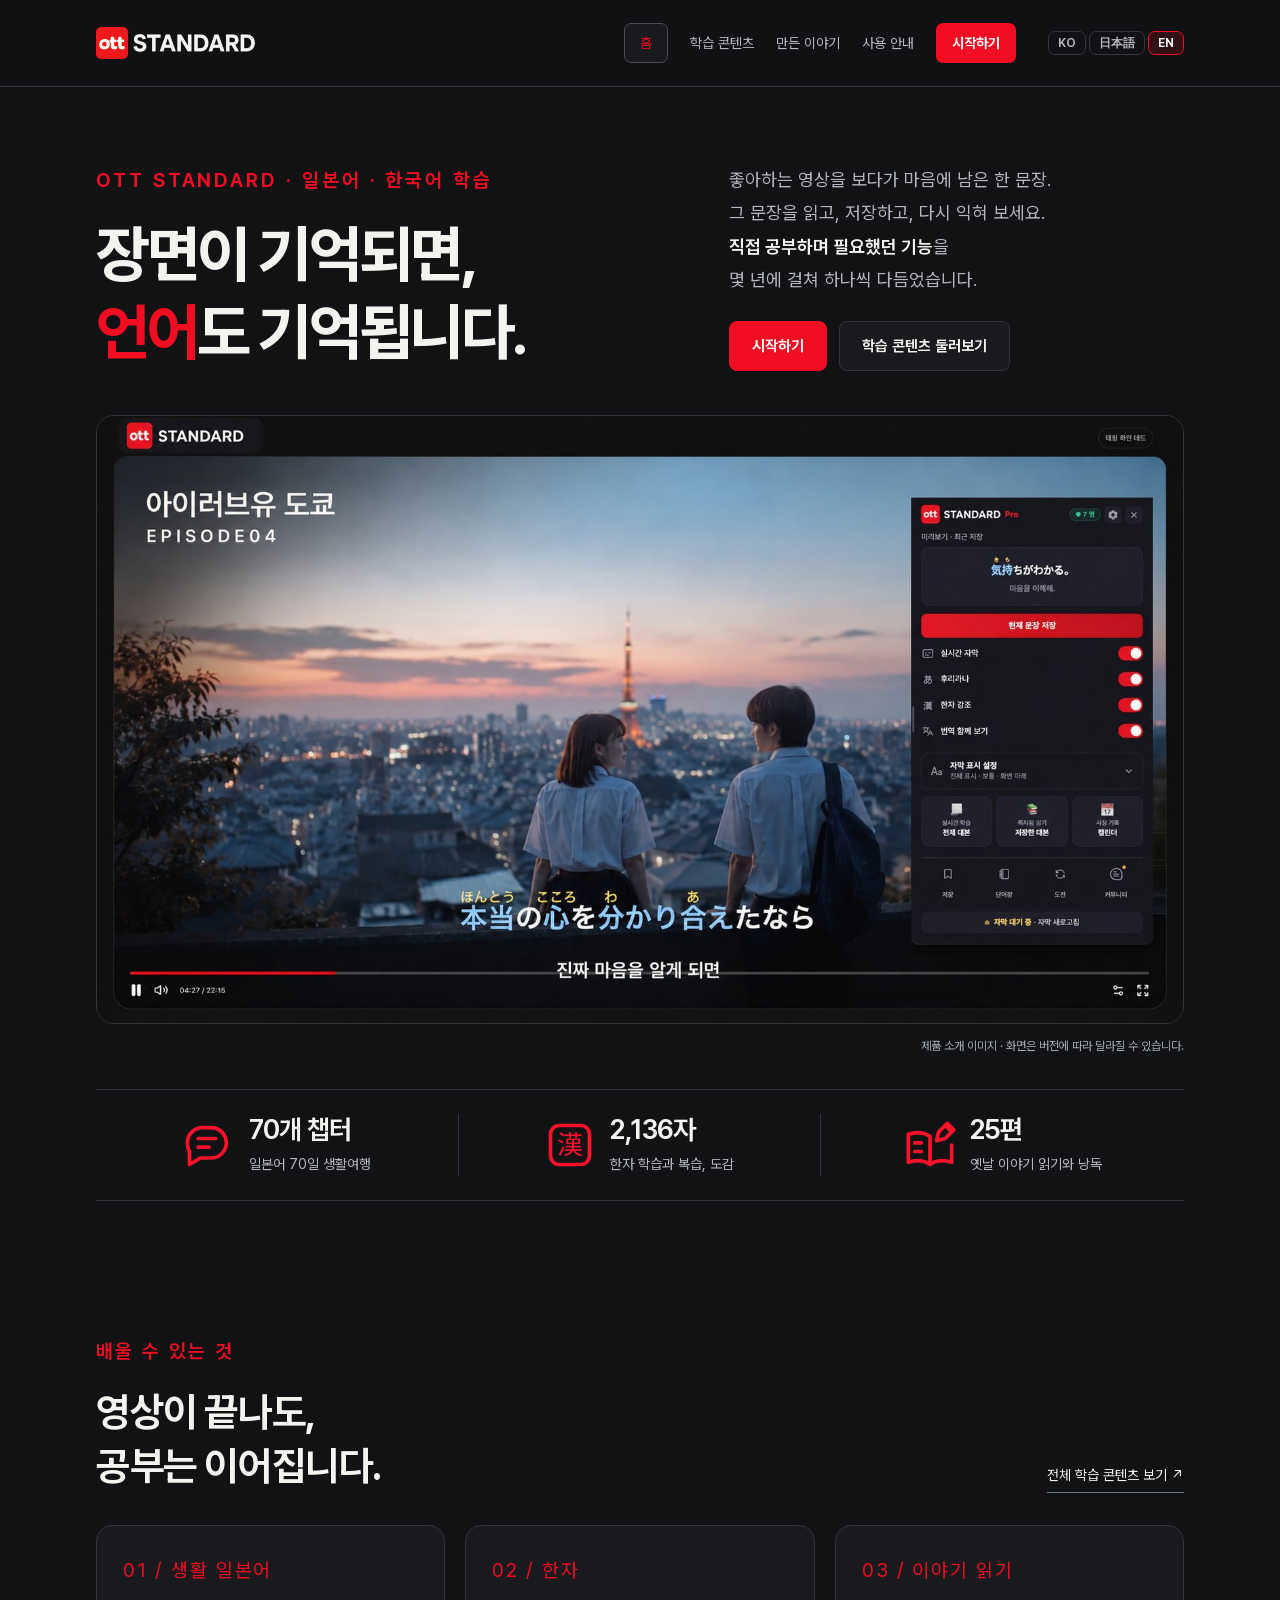
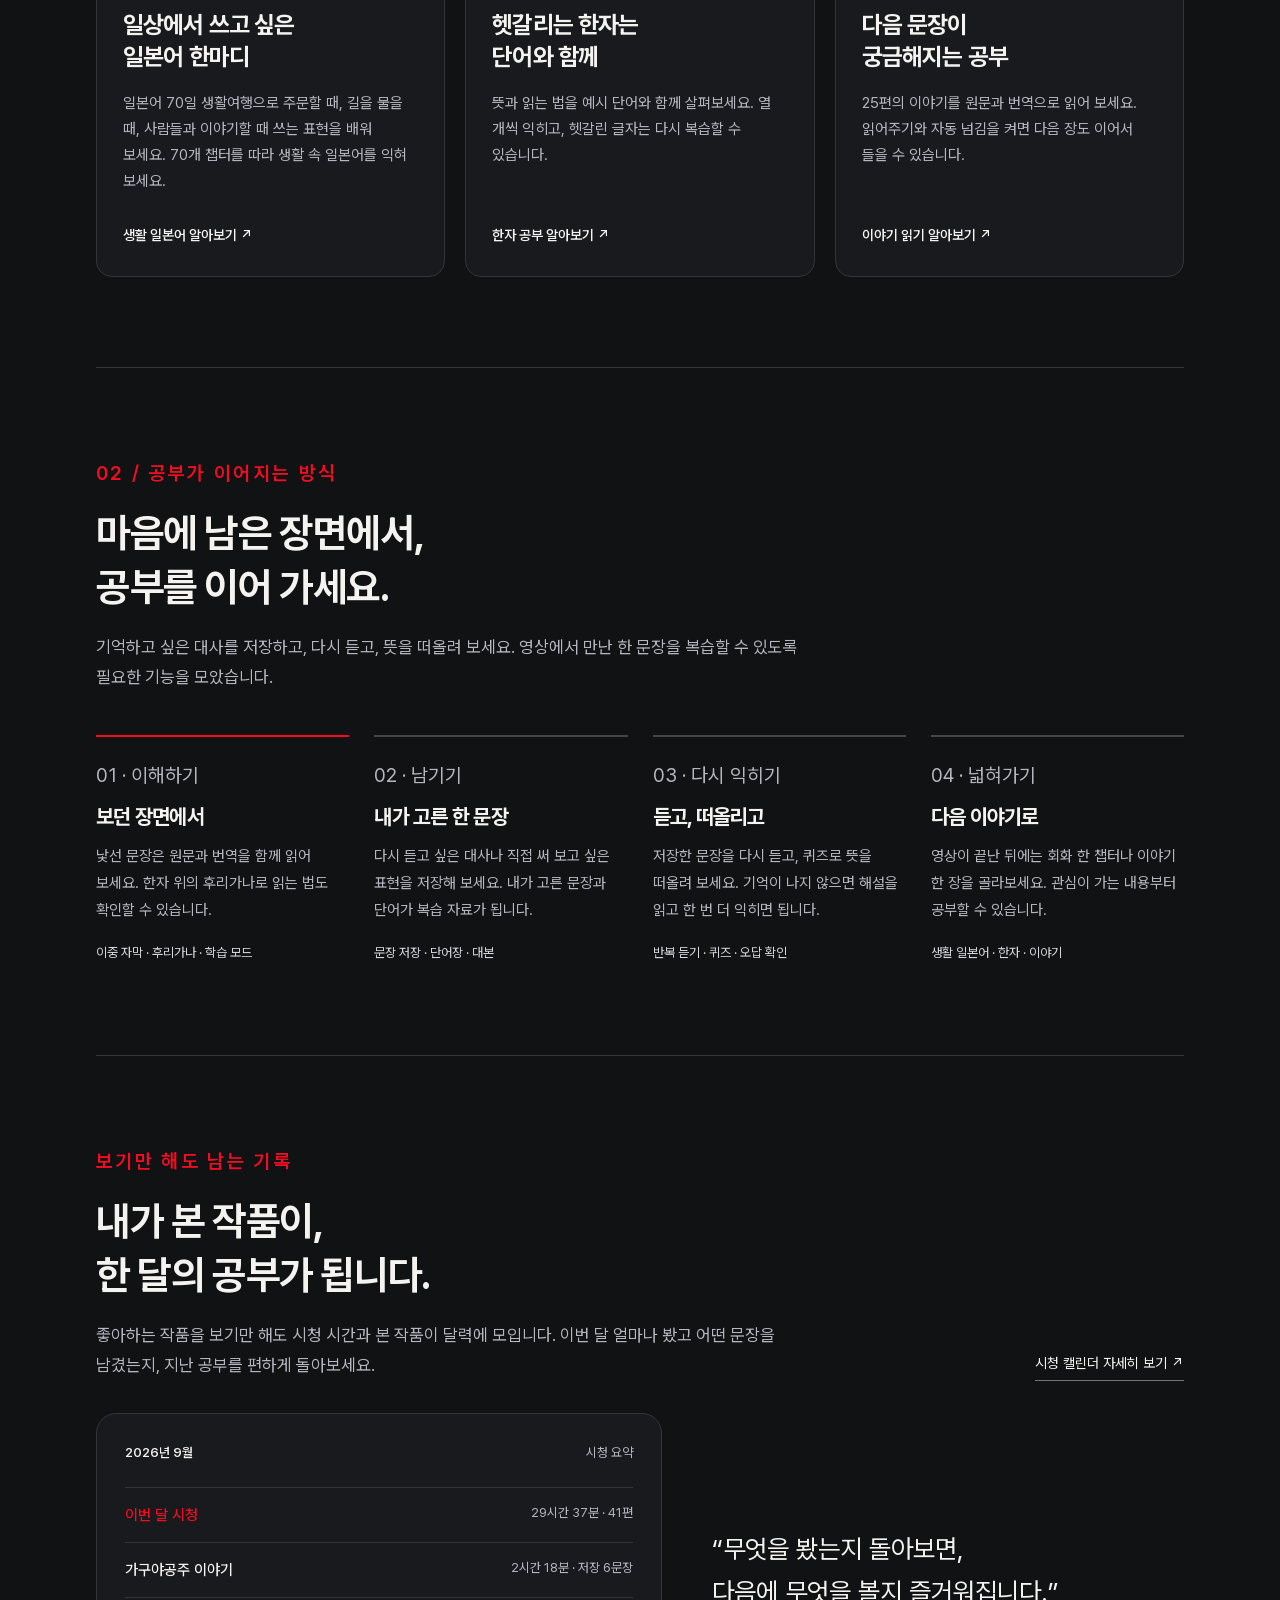
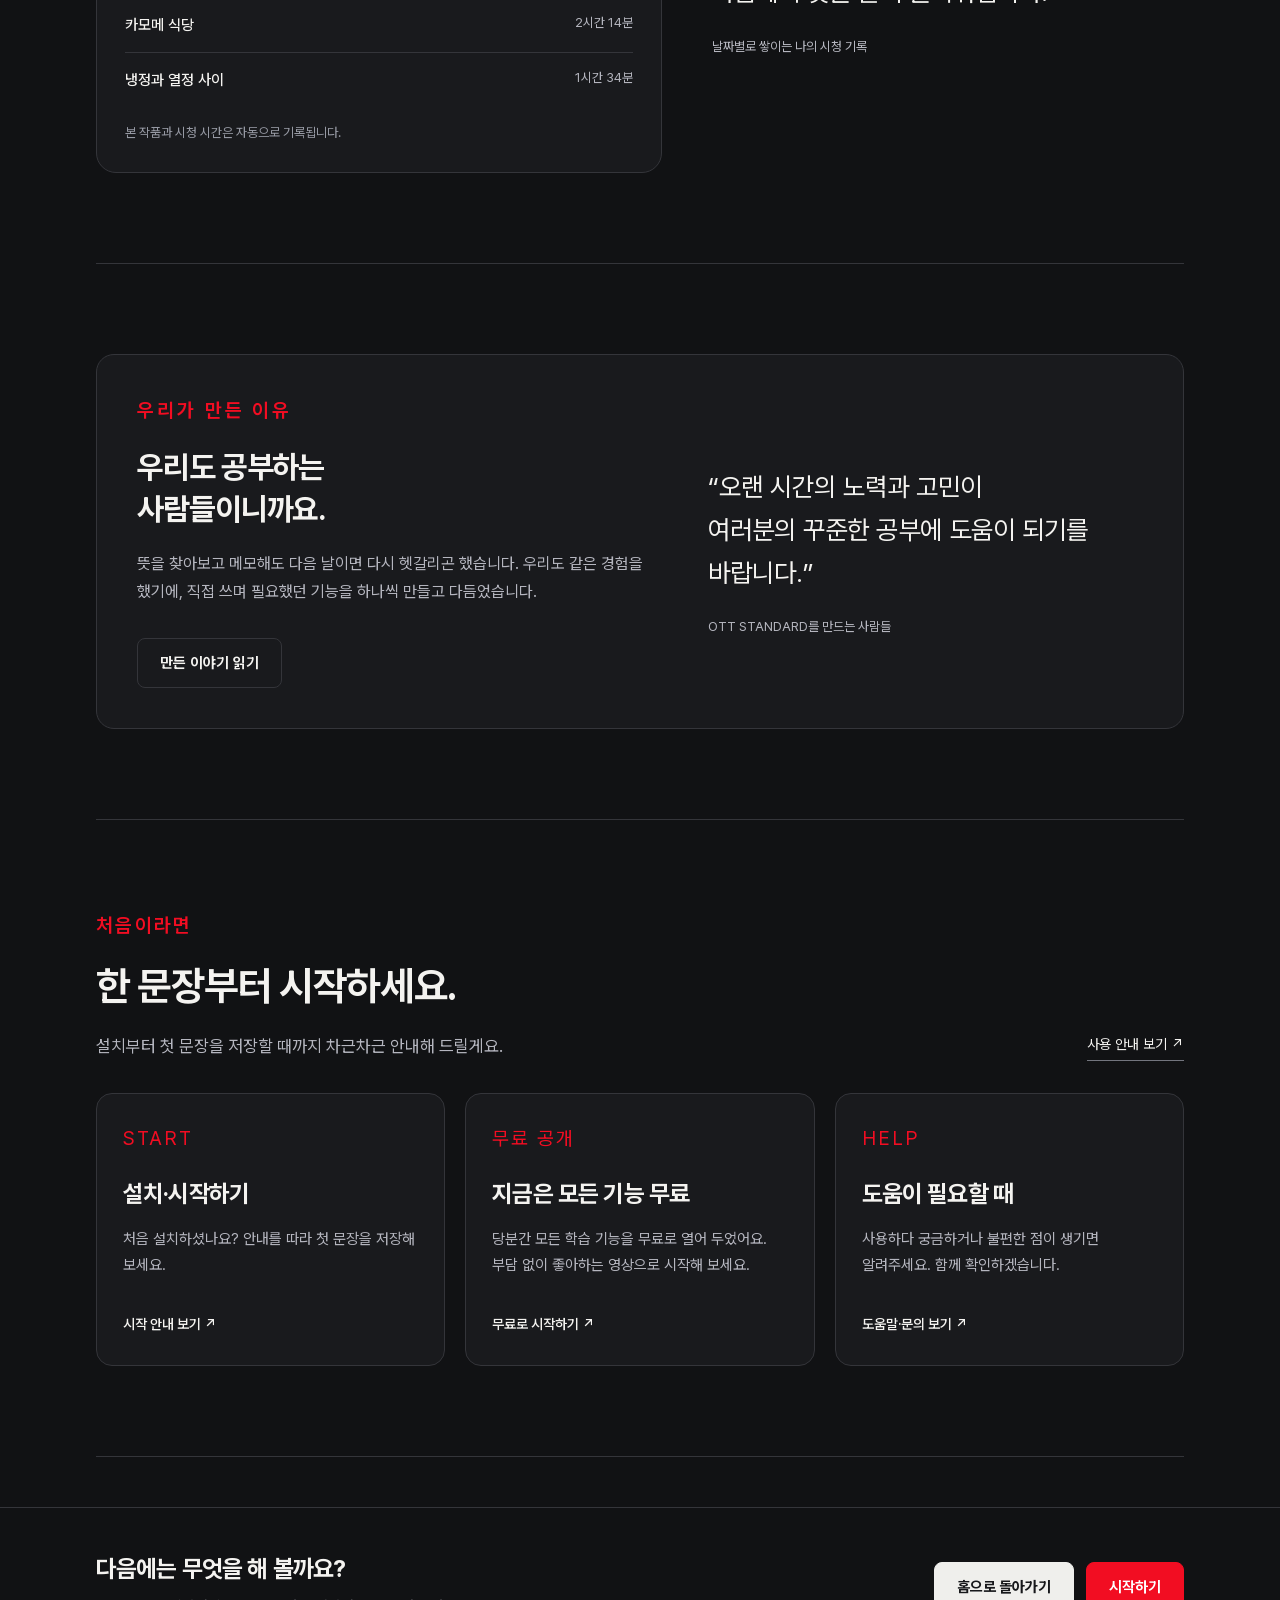
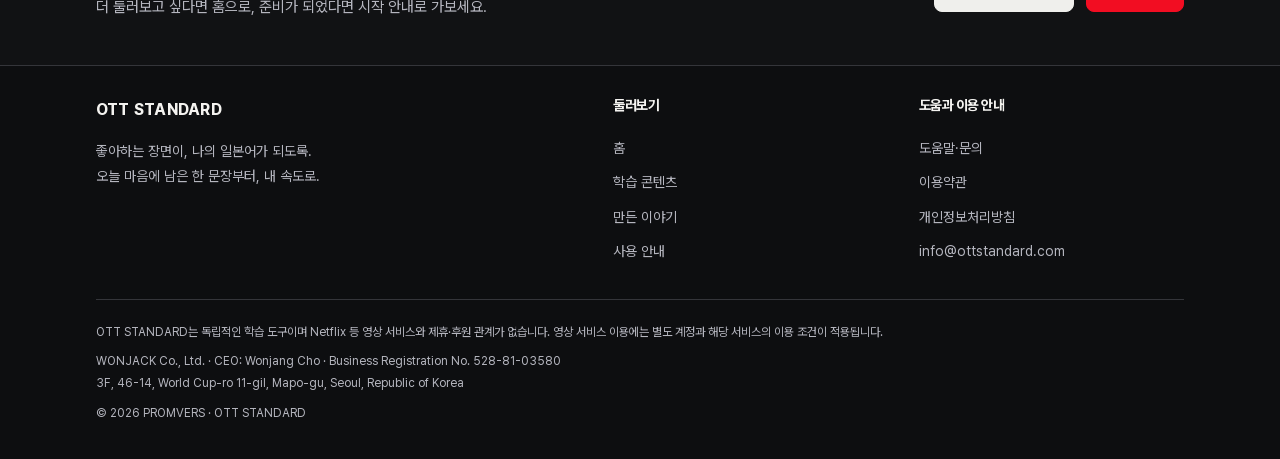
<file: index.html>
<!doctype html>
<html lang="ko"><head><meta charset="utf-8"><meta name="viewport" content="width=device-width,initial-scale=1"><meta name="theme-color" content="#111214"><title>홈 · OTT STANDARD</title><meta name="description" content="좋아하는 장면이, 나의 일본어가 되도록. OTT STANDARD의 학습 콘텐츠, 사용 안내와 요금제를 만나보세요."><link rel="icon" href="/assets/logo.png?v=3" type="image/png"><link rel="stylesheet" href="/assets/site.css?v=i18n-20261016a"><link rel="canonical" href="https://ottstandard.com/"><meta property="og:type" content="website"><meta property="og:site_name" content="OTT STANDARD"><meta property="og:title" content="OTT STANDARD - 쉽게 익히는 자막"><meta property="og:description" content="좋아하는 장면이, 나의 일본어가 되도록. 학습 콘텐츠·사용 안내·요금제."><meta property="og:url" content="https://ottstandard.com/"><meta property="og:image" content="https://ottstandard.com/og.png"><meta name="twitter:card" content="summary_large_image"><style id="home-intro-label-size">#main .eyebrow,#main .section-number,#main .portal .serial,#main .flow small{font-size:19.5px;line-height:1.6}@media(max-width:760px){#main .home-hero .eyebrow{font-size:18px}}@media(max-width:640px){#main .eyebrow{font-size:18px}}</style></head><body data-mode="multipage"><a class="skip" href="#main">본문으로 바로가기</a><header class="topbar"><div class="wrap topbar-inner"><a class="brand notranslate" translate="no" href="/" aria-label="OTT STANDARD 홈"><img src="[data-uri]" width="159" height="32" alt="" aria-hidden="true" translate="no" class="notranslate" style="display:block;height:32px;width:auto"></a><nav class="nav" aria-label="주 메뉴"><a class="home-link" data-nav="home" href="/" aria-current="page">홈</a><a class="" data-nav="learning" href="/learning/">학습 콘텐츠</a><a class="" data-nav="about" href="/about/">만든 이야기</a><a class="" data-nav="docs" href="/docs/">사용 안내</a><a class="nav-start" data-nav="start" href="/start/">시작하기</a></nav></div></header><main id="main" class="wrap page-content">
<section class="home-hero"><div class="home-hero-top"><div><span class="eyebrow"><span class="eb-a">OTT STANDARD</span><span class="eb-dot"> · </span><span class="eb-b">일본어 · 한국어 학습</span></span><h1 tabindex="-1" id="heroRot">좋아하는 장면이,<br>나의 <span class="accent">일본어</span>가 되도록.</h1>
<script>
(function(){
 var el=document.getElementById('heroRot');if(!el)return;
 var P=[
  '좋아하는 장면이,<br>나의 <span class="accent">일본어</span>가 되도록.',
  '장면이 기억되면,<br><span class="accent">언어</span>도 기억됩니다.',
  '좋아하는 장면이,<br>나의 <span class="accent">언어</span>가 됩니다.',
  '콘텐츠를 즐기는 순간,<br><span class="accent">언어</span>가 시작됩니다.',
  '매일 보던 장면을,<br>매일 쓰는 <span class="accent">언어</span>로.'
 ];
 for(var i=P.length-1;i>0;i--){var j=Math.floor(Math.random()*(i+1));var t=P[i];P[i]=P[j];P[j]=t;}
 var idx=0; el.innerHTML=P[0];
 var reduce=window.matchMedia&&window.matchMedia('(prefers-reduced-motion:reduce)').matches;
 if(reduce||P.length<2)return;
 el.style.transition='opacity .5s ease';
 setInterval(function(){
  el.style.opacity='0';
  setTimeout(function(){idx=(idx+1)%P.length;el.innerHTML=P[idx];el.style.opacity='1';},500);
 },9000);
})();
</script></div><div><p class="intro">좋아하는 영상을 보다가 마음에 남은 한 문장.<br>그 문장을 읽고, 저장하고, 다시 익혀 보세요.<br><strong>직접 공부하며 필요했던 기능</strong>을<br>몇 년에 걸쳐 하나씩 다듬었습니다.</p><div class="actions"><a class="button primary" href="/start/">시작하기</a><a class="button " href="/learning/">학습 콘텐츠 둘러보기</a></div></div></div>
<figure><div class="visual"><img src="/assets/hero.jpg?v=hero2" width="1600" height="893" alt="영상 옆에 OTT STANDARD 학습 패널이 열리고, 일본어 후리가나와 한국어 번역이 함께 표시된 제품 소개 이미지" fetchpriority="high"></div><figcaption class="visual-caption" style="justify-content:flex-end;"><span>제품 소개 이미지 · 화면은 버전에 따라 달라질 수 있습니다.</span></figcaption></figure>

<div class="home-stats"><div style="display:grid;grid-template-columns:auto minmax(0,max-content);grid-template-rows:auto auto;column-gap:14px;row-gap:6px;align-content:center;justify-content:center;padding-inline:8px;"><svg xmlns="http://www.w3.org/2000/svg" width="52" height="52" viewBox="0 0 24 24" fill="none" stroke="currentColor" stroke-width="1.7" stroke-linecap="round" stroke-linejoin="round" aria-hidden="true" focusable="false" style="grid-column:1;grid-row:1 / 3;align-self:center;width:clamp(36px,5vw,52px);height:auto;color:#ff102b"><path d="M20 11a7 7 0 0 1-7 7H8l-5 3v-6a7 7 0 0 1-1-4 7 7 0 0 1 7-7h4a7 7 0 0 1 7 7Z"/><path d="M7 9h8M7 13h5"/></svg><b style="grid-column:2;grid-row:1;margin:0;line-height:1.2;">70개 챕터</b><span style="grid-column:2;grid-row:2;margin:0;">일본어 70일 생활여행</span></div><div style="display:grid;grid-template-columns:auto minmax(0,max-content);grid-template-rows:auto auto;column-gap:14px;row-gap:6px;align-content:center;justify-content:center;padding-inline:8px;"><svg xmlns="http://www.w3.org/2000/svg" width="52" height="52" viewBox="0 0 24 24" fill="none" stroke="currentColor" stroke-width="1.7" stroke-linecap="round" stroke-linejoin="round" aria-hidden="true" focusable="false" style="grid-column:1;grid-row:1 / 3;align-self:center;width:clamp(36px,5vw,52px);height:auto;color:#ff102b"><rect x="3" y="3" width="18" height="18" rx="4"/><text x="12" y="12" dy=".35em" text-anchor="middle" fill="currentColor" stroke="none" font-family="GuideJapanese, GuidePretendard, sans-serif" font-size="12" font-weight="400" style="letter-spacing:0">漢</text></svg><b style="grid-column:2;grid-row:1;margin:0;line-height:1.2;">2,136자</b><span style="grid-column:2;grid-row:2;margin:0;">한자 학습과 복습, 도감</span></div><div style="display:grid;grid-template-columns:auto minmax(0,max-content);grid-template-rows:auto auto;column-gap:14px;row-gap:6px;align-content:center;justify-content:center;padding-inline:8px;"><svg xmlns="http://www.w3.org/2000/svg" width="52" height="52" viewBox="0 0 24 24" fill="none" stroke="currentColor" stroke-width="1.7" stroke-linecap="round" stroke-linejoin="round" aria-hidden="true" focusable="false" style="grid-column:1;grid-row:1 / 3;align-self:center;width:clamp(36px,5vw,52px);height:auto;color:#ff102b"><path d="M12 8C9 6 5 6 2 7v13c3-1 7-1 10 1 3-2 7-2 10-1v-8M12 8v13M5 11h3M5 15h3"/><path d="m15 10 1-4 4-4 3 3-4 4-4 1ZM19 3l3 3"/></svg><b style="grid-column:2;grid-row:1;margin:0;line-height:1.2;">25편</b><span style="grid-column:2;grid-row:2;margin:0;">옛날 이야기 읽기와 낭독</span></div></div></section>
<section class="section"><div class="section-heading-row"><div class="section-head"><span class="section-number">배울 수 있는 것</span><h2>영상이 끝나도,<br>공부는 이어집니다.</h2></div><a class="text-link" href="/learning/">전체 학습 콘텐츠 보기 ↗</a></div><div class="portal-grid">
<a class="portal" href="/learning/#course"><span class="serial">01 / 생활 일본어</span><h3>일상에서 쓰고 싶은<br>일본어 한마디</h3><p>일본어 70일 생활여행으로 주문할 때, 길을 물을 때, 사람들과 이야기할 때 쓰는 표현을 배워 보세요. 70개 챕터를 따라 생활 속 일본어를 익혀 보세요.</p><span class="portal-link">생활 일본어 알아보기 ↗</span></a>
<a class="portal" href="/learning/#kanji"><span class="serial">02 / 한자</span><h3>헷갈리는 한자는<br>단어와 함께</h3><p>뜻과 읽는 법을 예시 단어와 함께 살펴보세요. 열 개씩 익히고, 헷갈린 글자는 다시 복습할 수 있습니다.</p><span class="portal-link">한자 공부 알아보기 ↗</span></a>
<a class="portal" href="/learning/#stories"><span class="serial">03 / 이야기 읽기</span><h3>다음 문장이<br>궁금해지는 공부</h3><p>25편의 이야기를 원문과 번역으로 읽어 보세요. 읽어주기와 자동 넘김을 켜면 다음 장도 이어서 들을 수 있습니다.</p><span class="portal-link">이야기 읽기 알아보기 ↗</span></a></div></section>
  <section class="section">
    <div class="section-head"><span class="section-number">02 / 공부가 이어지는 방식</span><h2>마음에 남은 장면에서,<br>공부를 이어 가세요.</h2><p>기억하고 싶은 대사를 저장하고, 다시 듣고, 뜻을 떠올려 보세요. 영상에서 만난 한 문장을 복습할 수 있도록 필요한 기능을 모았습니다.</p></div>
    <div class="flow">
      <article><small>01 · 이해하기</small><h3>보던 장면에서</h3><p>낯선 문장은 원문과 번역을 함께 읽어 보세요. 한자 위의 후리가나로 읽는 법도 확인할 수 있습니다.</p><span class="path">이중 자막 · 후리가나 · 학습 모드</span></article>
      <article><small>02 · 남기기</small><h3>내가 고른 한 문장</h3><p>다시 듣고 싶은 대사나 직접 써 보고 싶은 표현을 저장해 보세요. 내가 고른 문장과 단어가 복습 자료가 됩니다.</p><span class="path">문장 저장 · 단어장 · 대본</span></article>
      <article><small>03 · 다시 익히기</small><h3>듣고, 떠올리고</h3><p>저장한 문장을 다시 듣고, 퀴즈로 뜻을 떠올려 보세요. 기억이 나지 않으면 해설을 읽고 한 번 더 익히면 됩니다.</p><span class="path">반복 듣기 · 퀴즈 · 오답 확인</span></article>
      <article><small>04 · 넓혀가기</small><h3>다음 이야기로</h3><p>영상이 끝난 뒤에는 회화 한 챕터나 이야기 한 장을 골라보세요. 관심이 가는 내용부터 공부할 수 있습니다.</p><span class="path">생활 일본어 · 한자 · 이야기</span></article>
    </div>
  </section>


<section class="section"><div class="section-heading-row"><div class="section-head"><span class="section-number">보기만 해도 남는 기록</span><h2>내가 본 작품이,<br>한 달의 공부가 됩니다.</h2><p>좋아하는 작품을 보기만 해도 시청 시간과 본 작품이 달력에 모입니다. 이번 달 얼마나 봤고 어떤 문장을 남겼는지, 지난 공부를 편하게 돌아보세요.</p></div><a class="text-link" href="/learning/#calendar">시청 캘린더 자세히 보기 ↗</a></div><div class="split-panel"><div class="content-preview"><div class="preview-label"><b>2026년 9월</b><span>시청 요약</span></div><div class="chapter-row current"><b>이번 달 시청</b><small>29시간 37분 · 41편</small></div><div class="chapter-row"><b>가구야공주 이야기</b><small>2시간 18분 · 저장 6문장</small></div><div class="chapter-row"><b>카모메 식당</b><small>2시간 14분</small></div><div class="chapter-row"><b>냉정과 열정 사이</b><small>1시간 34분</small></div><p class="small-note">본 작품과 시청 시간은 자동으로 기록됩니다.</p></div><p class="quote-short">“무엇을 봤는지 돌아보면,<br>다음에 무엇을 볼지 즐거워집니다.”<span>날짜별로 쌓이는 나의 시청 기록</span></p></div></section><section class="section"><div class="quiet-panel split-panel"><div><span class="eyebrow">우리가 만든 이유</span><h2>우리도 공부하는<br>사람들이니까요.</h2><p>뜻을 찾아보고 메모해도 다음 날이면 다시 헷갈리곤 했습니다. 우리도 같은 경험을 했기에, 직접 쓰며 필요했던 기능을 하나씩 만들고 다듬었습니다.</p><div class="actions"><a class="button " href="/about/">만든 이야기 읽기</a></div></div><p class="quote-short">“오랜 시간의 노력과 고민이<br>여러분의 꾸준한 공부에 도움이 되기를 바랍니다.”<span>OTT STANDARD를 만드는 사람들</span></p></div></section>
<section class="section"><div class="section-heading-row"><div class="section-head"><span class="section-number">처음이라면</span><h2>한 문장부터 시작하세요.</h2><p>설치부터 첫 문장을 저장할 때까지 차근차근 안내해 드릴게요.</p></div><a class="text-link" href="/docs/">사용 안내 보기 ↗</a></div><div class="portal-grid"><a class="portal" href="/start/"><span class="serial">START</span><h3>설치·시작하기</h3><p>처음 설치하셨나요? 안내를 따라 첫 문장을 저장해 보세요.</p><span class="portal-link">시작 안내 보기 ↗</span></a><a class="portal" href="/start/"><span class="serial">무료 공개</span><h3>지금은 모든 기능 무료</h3><p>당분간 모든 학습 기능을 무료로 열어 두었어요. 부담 없이 좋아하는 영상으로 시작해 보세요.</p><span class="portal-link">무료로 시작하기 ↗</span></a><a class="portal" href="/support/"><span class="serial">HELP</span><h3>도움이 필요할 때</h3><p>사용하다 궁금하거나 불편한 점이 생기면 알려주세요. 함께 확인하겠습니다.</p><span class="portal-link">도움말·문의 보기 ↗</span></a></div></section></main><div class="page-navigation"><div class="wrap page-navigation-inner"><div><h2>다음에는 무엇을 해 볼까요?</h2><p>더 둘러보고 싶다면 홈으로, 준비가 되었다면 시작 안내로 가보세요.</p></div><div class="actions"><a class="button home-button" href="/">홈으로 돌아가기</a><a class="button primary" href="/start/">시작하기</a></div></div></div>
<footer class="footer"><div class="wrap"><div class="footer-menu"><div><a class="brand" href="/">OTT STANDARD</a><p>좋아하는 장면이, 나의 일본어가 되도록.<br>오늘 마음에 남은 한 문장부터, 내 속도로.</p></div><div><h3>둘러보기</h3><a href="/">홈</a><a href="/learning/">학습 콘텐츠</a><a href="/about/">만든 이야기</a><a href="/docs/">사용 안내</a></div><div><h3>도움과 이용 안내</h3><a href="/support/">도움말·문의</a><a href="/terms/">이용약관</a><a href="/privacy/">개인정보처리방침</a><a href="mailto:info@ottstandard.com">info@ottstandard.com</a></div></div><div class="footer-bottom"><p>OTT STANDARD는 독립적인 학습 도구이며 Netflix 등 영상 서비스와 제휴·후원 관계가 없습니다. 영상 서비스 이용에는 별도 계정과 해당 서비스의 이용 조건이 적용됩니다.</p><p>WONJACK Co., Ltd. · CEO: Wonjang Cho · Business Registration No. 528-81-03580<br>3F, 46-14, World Cup-ro 11-gil, Mapo-gu, Seoul, Republic of Korea</p><p>© 2026 PROMVERS · OTT STANDARD</p></div></div></footer><script src="/assets/site.js?v=i18n-20261003"></script></body></html>
</file>
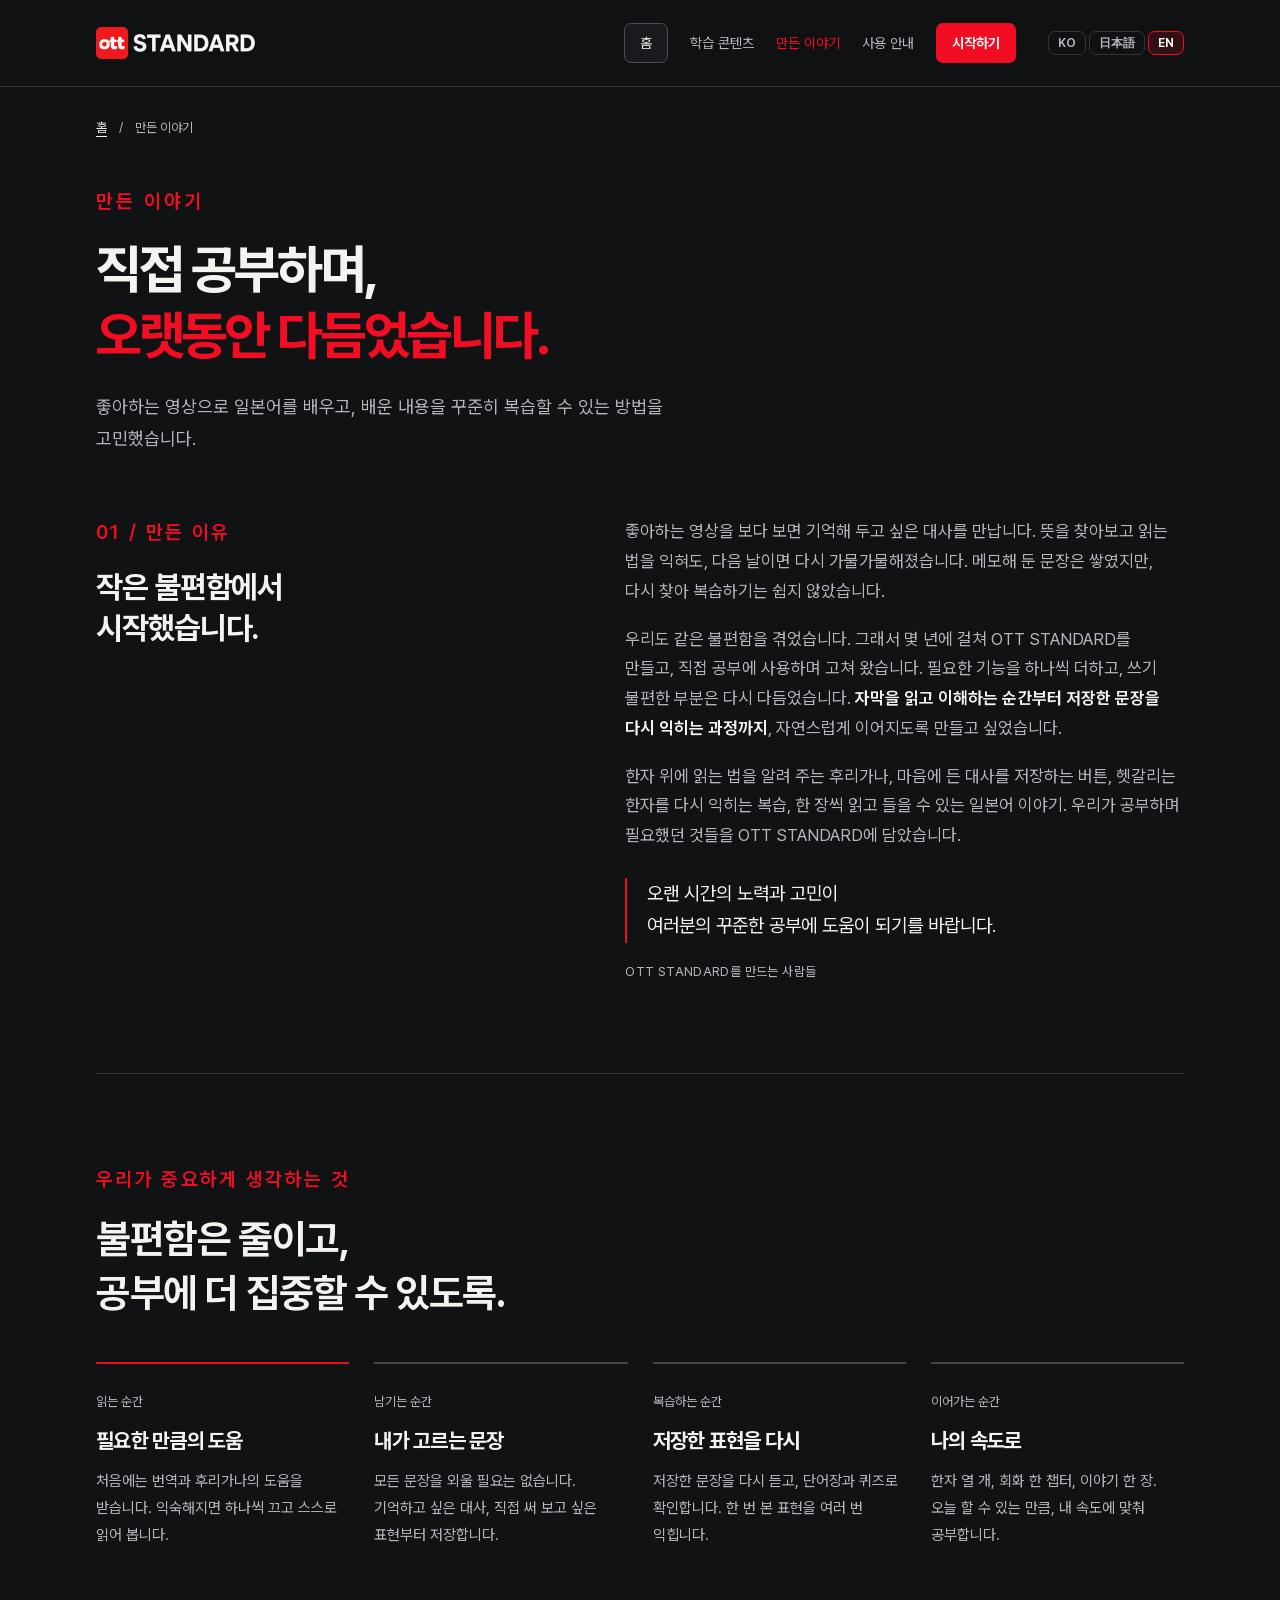
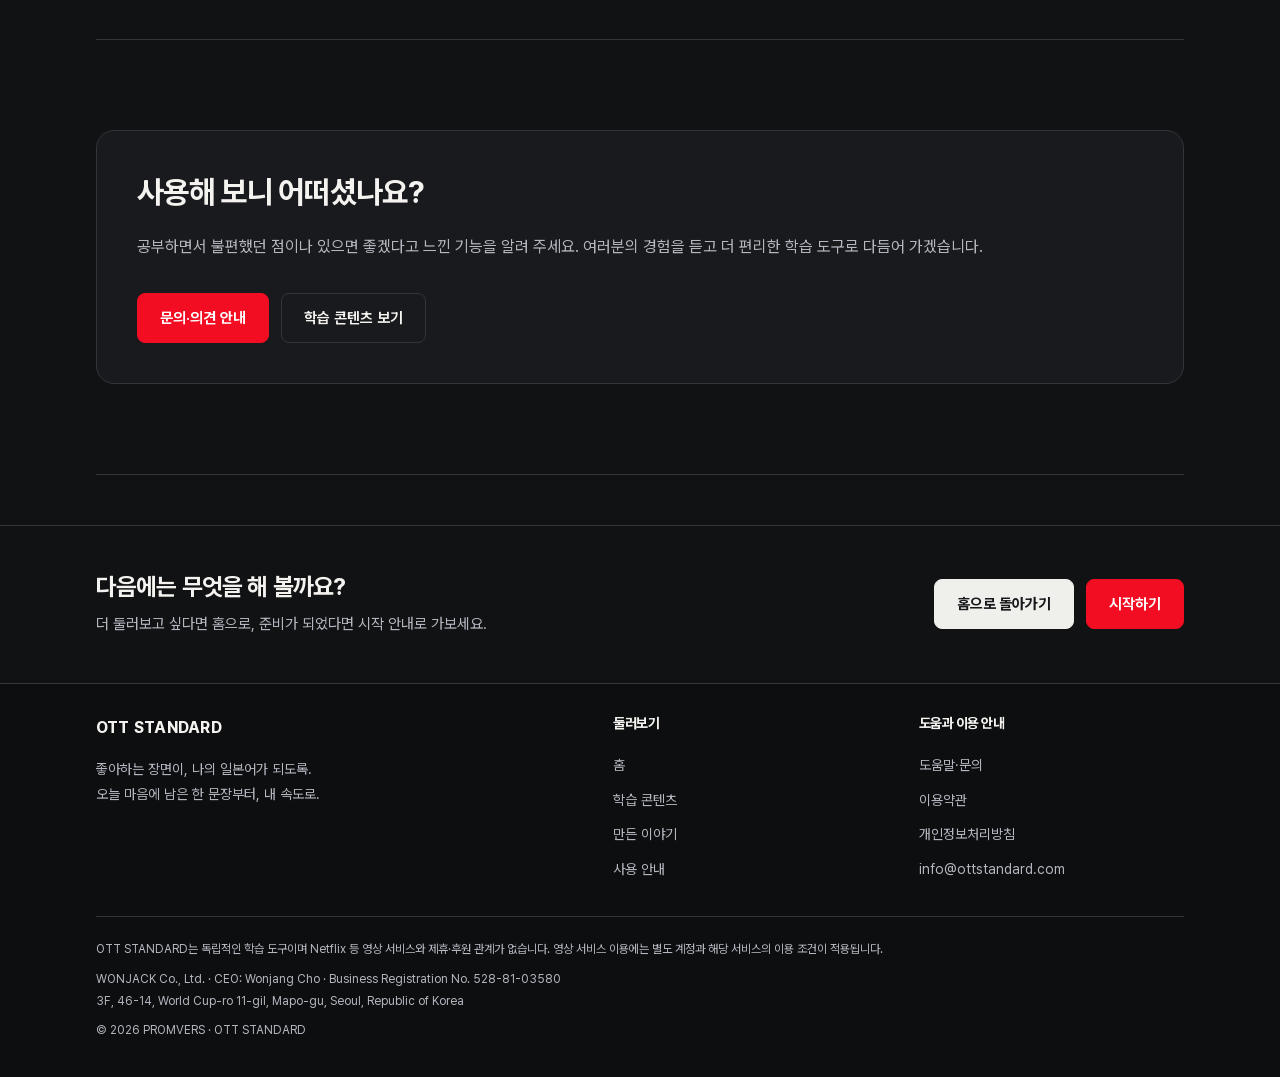
<file: about/index.html>
<!doctype html>
<html lang="ko"><head><meta charset="utf-8"><meta name="viewport" content="width=device-width,initial-scale=1"><meta name="theme-color" content="#111214"><title>만든 이야기 · OTT STANDARD</title><meta name="description" content="좋아하는 장면이, 나의 일본어가 되도록. OTT STANDARD의 학습 콘텐츠, 사용 안내와 요금제를 만나보세요."><link rel="icon" href="/assets/logo.png?v=3" type="image/png"><link rel="stylesheet" href="/assets/site.css?v=i18n-20261016a"></head><body data-mode="multipage"><a class="skip" href="#main">본문으로 바로가기</a><header class="topbar"><div class="wrap topbar-inner"><a class="brand notranslate" translate="no" href="/" aria-label="OTT STANDARD 홈"><img src="[data-uri]" width="159" height="32" alt="" aria-hidden="true" translate="no" class="notranslate" style="display:block;height:32px;width:auto"></a><nav class="nav" aria-label="주 메뉴"><a class="home-link" data-nav="home" href="/">홈</a><a class="" data-nav="learning" href="/learning/">학습 콘텐츠</a><a class="" data-nav="about" href="/about/" aria-current="page">만든 이야기</a><a class="" data-nav="docs" href="/docs/">사용 안내</a><a class="nav-start" data-nav="start" href="/start/">시작하기</a></nav></div></header><main id="main" class="wrap page-content"><div class="breadcrumb" aria-label="현재 위치"><a href="/">홈</a><span aria-hidden="true">/</span><span>만든 이야기</span></div><div class="page-title"><span class="eyebrow">만든 이야기</span><h1 tabindex="-1">직접 공부하며,<br><span class="accent">오랫동안 다듬었습니다.</span></h1><p>좋아하는 영상으로 일본어를 배우고, 배운 내용을 꾸준히 복습할 수 있는 방법을 고민했습니다.</p></div><div class="story-page">  <section class="section origin">
    <div><span class="section-number">01 / 만든 이유</span><h2>작은 불편함에서<br>시작했습니다.</h2></div>
    <div class="origin-text">
      <p>좋아하는 영상을 보다 보면 기억해 두고 싶은 대사를 만납니다. 뜻을 찾아보고 읽는 법을 익혀도, 다음 날이면 다시 가물가물해졌습니다. 메모해 둔 문장은 쌓였지만, 다시 찾아 복습하기는 쉽지 않았습니다.</p>
      <p>우리도 같은 불편함을 겪었습니다. 그래서 몇 년에 걸쳐 <span style="white-space:nowrap">OTT STANDARD</span>를 만들고, 직접 공부에 사용하며 고쳐 왔습니다. 필요한 기능을 하나씩 더하고, 쓰기 불편한 부분은 다시 다듬었습니다. <strong>자막을 읽고 이해하는 순간부터 저장한 문장을 다시 익히는 과정까지</strong>, 자연스럽게 이어지도록 만들고 싶었습니다.</p>
      <p>한자 위에 읽는 법을 알려 주는 후리가나, 마음에 든 대사를 저장하는 버튼, 헷갈리는 한자를 다시 익히는 복습, 한 장씩 읽고 들을 수 있는 일본어 이야기. 우리가 공부하며 필요했던 것들을 <span style="white-space:nowrap">OTT STANDARD</span>에 담았습니다.</p>
      <p class="origin-note">오랜 시간의 노력과 고민이<br>여러분의 꾸준한 공부에 도움이 되기를 바랍니다.</p>
      <span class="signature"><span style="white-space:nowrap">OTT STANDARD</span>를 만드는 사람들</span>
    </div>
  </section>

<section class="section"><div class="section-head"><span class="section-number">우리가 중요하게 생각하는 것</span><h2>불편함은 줄이고,<br>공부에 더 집중할 수 있도록.</h2></div><div class="flow"><article><small>읽는 순간</small><h3>필요한 만큼의 도움</h3><p>처음에는 번역과 후리가나의 도움을 받습니다. 익숙해지면 하나씩 끄고 스스로 읽어 봅니다.</p></article><article><small>남기는 순간</small><h3>내가 고르는 문장</h3><p>모든 문장을 외울 필요는 없습니다. 기억하고 싶은 대사, 직접 써 보고 싶은 표현부터 저장합니다.</p></article><article><small>복습하는 순간</small><h3>저장한 표현을 다시</h3><p>저장한 문장을 다시 듣고, 단어장과 퀴즈로 확인합니다. 한 번 본 표현을 여러 번 익힙니다.</p></article><article><small>이어가는 순간</small><h3>나의 속도로</h3><p>한자 열 개, 회화 한 챕터, 이야기 한 장. 오늘 할 수 있는 만큼, 내 속도에 맞춰 공부합니다.</p></article></div></section><section class="section"><div class="quiet-panel"><h2>사용해 보니 어떠셨나요?</h2><p>공부하면서 불편했던 점이나 있으면 좋겠다고 느낀 기능을 알려 주세요. 여러분의 경험을 듣고 더 편리한 학습 도구로 다듬어 가겠습니다.</p><div class="actions"><a class="button primary" href="/support/">문의·의견 안내</a><a class="button " href="/learning/">학습 콘텐츠 보기</a></div></div></section></div></main><div class="page-navigation"><div class="wrap page-navigation-inner"><div><h2>다음에는 무엇을 해 볼까요?</h2><p>더 둘러보고 싶다면 홈으로, 준비가 되었다면 시작 안내로 가보세요.</p></div><div class="actions"><a class="button home-button" href="/">홈으로 돌아가기</a><a class="button primary" href="/start/">시작하기</a></div></div></div>
<footer class="footer"><div class="wrap"><div class="footer-menu"><div><a class="brand" href="/">OTT STANDARD</a><p>좋아하는 장면이, 나의 일본어가 되도록.<br>오늘 마음에 남은 한 문장부터, 내 속도로.</p></div><div><h3>둘러보기</h3><a href="/">홈</a><a href="/learning/">학습 콘텐츠</a><a href="/about/">만든 이야기</a><a href="/docs/">사용 안내</a></div><div><h3>도움과 이용 안내</h3><a href="/support/">도움말·문의</a><a href="/terms/">이용약관</a><a href="/privacy/">개인정보처리방침</a><a href="mailto:info@ottstandard.com">info@ottstandard.com</a></div></div><div class="footer-bottom"><p><span style="white-space:nowrap">OTT STANDARD</span>는 독립적인 학습 도구이며 Netflix 등 영상 서비스와 제휴·후원 관계가 없습니다. 영상 서비스 이용에는 별도 계정과 해당 서비스의 이용 조건이 적용됩니다.</p><p>WONJACK Co., Ltd. · CEO: Wonjang Cho · Business Registration No. 528-81-03580<br>3F, 46-14, World Cup-ro 11-gil, Mapo-gu, Seoul, Republic of Korea</p><p>© 2026 PROMVERS · OTT STANDARD</p></div></div></footer><script src="/assets/site.js?v=i18n-20261003"></script></body></html>
</file>
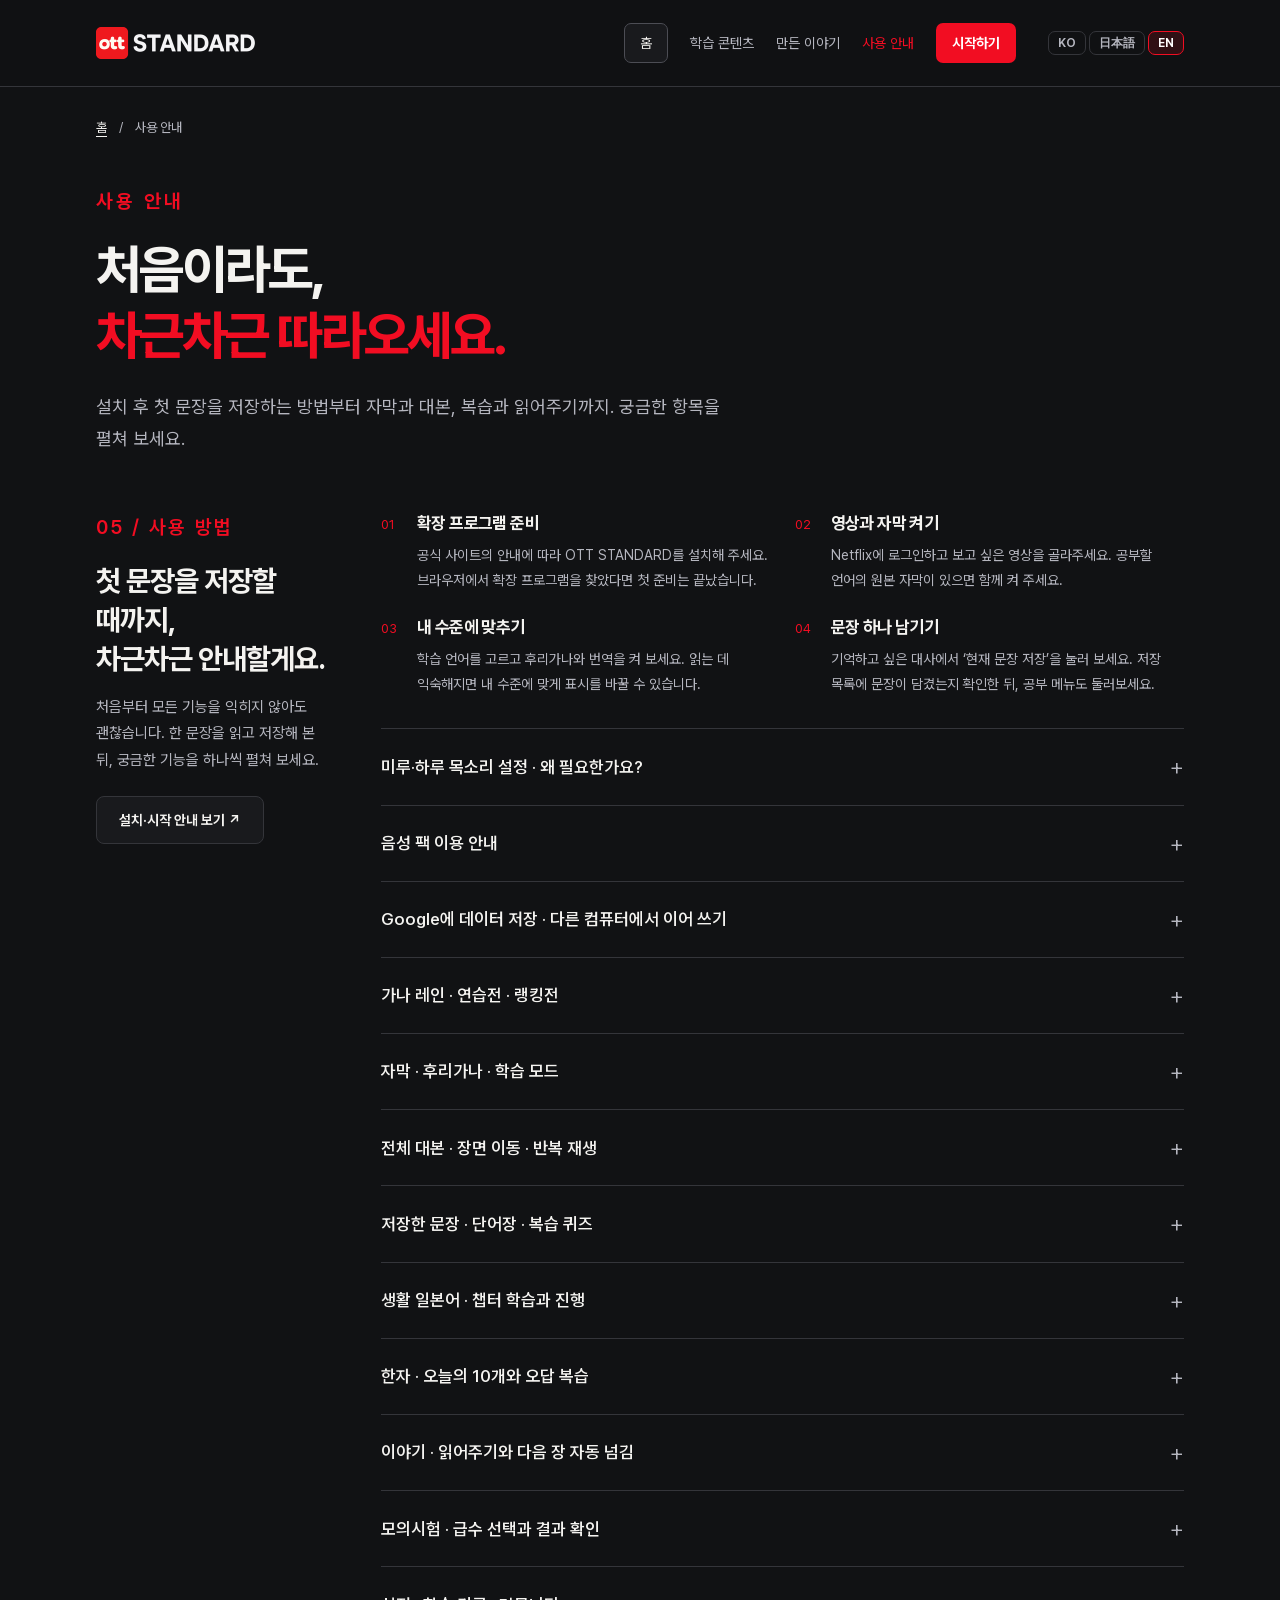
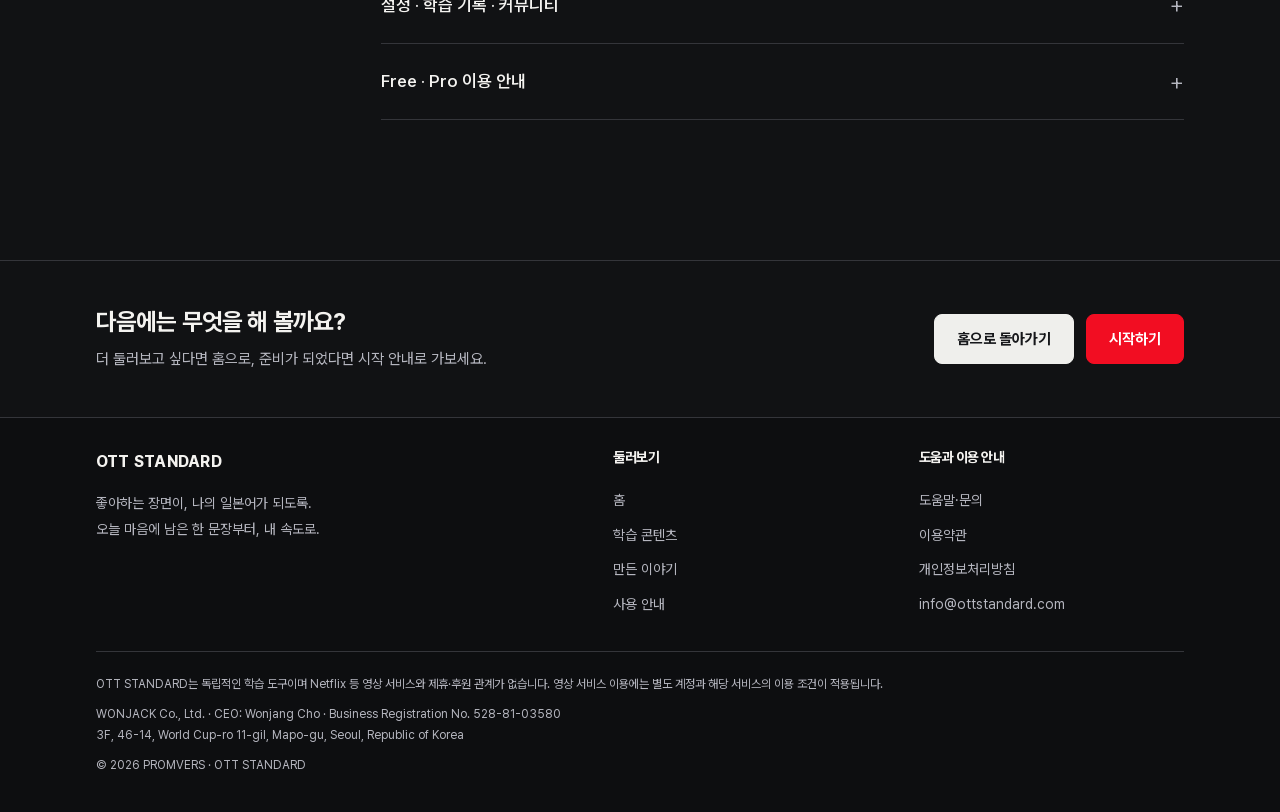
<file: docs/index.html>
<!doctype html>
<html lang="ko"><head><meta charset="utf-8"><meta name="viewport" content="width=device-width,initial-scale=1"><meta name="theme-color" content="#111214"><title>사용 안내 · OTT STANDARD</title><meta name="description" content="좋아하는 장면이, 나의 일본어가 되도록. OTT STANDARD의 학습 콘텐츠, 사용 안내와 요금제를 만나보세요."><link rel="icon" href="/assets/logo.png?v=3" type="image/png"><link rel="stylesheet" href="/assets/site.css?v=i18n-20261016a"></head><body data-mode="multipage"><a class="skip" href="#main">본문으로 바로가기</a><header class="topbar"><div class="wrap topbar-inner"><a class="brand notranslate" translate="no" href="/" aria-label="OTT STANDARD 홈"><img src="[data-uri]" width="159" height="32" alt="" aria-hidden="true" translate="no" class="notranslate" style="display:block;height:32px;width:auto"></a><nav class="nav" aria-label="주 메뉴"><a class="home-link" data-nav="home" href="/">홈</a><a class="" data-nav="learning" href="/learning/">학습 콘텐츠</a><a class="" data-nav="about" href="/about/">만든 이야기</a><a class="" data-nav="docs" href="/docs/" aria-current="page">사용 안내</a><a class="nav-start" data-nav="start" href="/start/">시작하기</a></nav></div></header><main id="main" class="wrap page-content"><div class="breadcrumb" aria-label="현재 위치"><a href="/">홈</a><span aria-hidden="true">/</span><span>사용 안내</span></div><div class="page-title"><span class="eyebrow">사용 안내</span><h1 tabindex="-1">처음이라도,<br><span class="accent">차근차근 따라오세요.</span></h1><p>설치 후 첫 문장을 저장하는 방법부터 자막과 대본, 복습과 읽어주기까지. 궁금한 항목을 펼쳐 보세요.</p></div><div class="guide-page">  <section id="manual" class="section guide-layout" aria-labelledby="guide-title">
    <div class="guide-aside"><span class="section-number">05 / 사용 방법</span><h2 id="guide-title">첫 문장을 저장할 때까지,<br>차근차근 안내할게요.</h2><p>처음부터 모든 기능을 익히지 않아도 괜찮습니다. 한 문장을 읽고 저장해 본 뒤, 궁금한 기능을 하나씩 펼쳐 보세요.</p><a class="button" href="/start/">설치·시작 안내 보기 ↗</a></div>
    <div>
      <ol class="quickstart"><li><h3>확장 프로그램 준비</h3><p>공식 사이트의 안내에 따라 OTT STANDARD를 설치해 주세요. 브라우저에서 확장 프로그램을 찾았다면 첫 준비는 끝났습니다.</p></li><li><h3>영상과 자막 켜기</h3><p>Netflix에 로그인하고 보고 싶은 영상을 골라주세요. 공부할 언어의 원본 자막이 있으면 함께 켜 주세요.</p></li><li><h3>내 수준에 맞추기</h3><p>학습 언어를 고르고 후리가나와 번역을 켜 보세요. 읽는 데 익숙해지면 내 수준에 맞게 표시를 바꿀 수 있습니다.</p></li><li><h3>문장 하나 남기기</h3><p>기억하고 싶은 대사에서 ‘현재 문장 저장’을 눌러 보세요. 저장 목록에 문장이 담겼는지 확인한 뒤, 공부 메뉴도 둘러보세요.</p></li></ol>
      <div class="guide-list"><details id="help-voices"><summary>미루·하루 목소리 설정 · 왜 필요한가요?</summary><div class="detail-body"><p>미루·하루 목소리 설정은 읽어주기와 소리를 듣는 학습에 사용할 음성을 준비하는 과정입니다. 글자의 뜻뿐 아니라 소리도 익히고, 문장을 반복해서 듣고 따라 말하기 위해 먼저 설정해 주세요.</p><p>앱의 목소리 설정 안내를 따라 음성을 준비한 뒤 실제로 소리가 들리는지 확인해 주세요. 소리가 들리지 않으면 PC와 브라우저의 음량·음소거 상태도 확인해 주세요.</p></div></details>
<details id="help-voice-packs"><summary>음성 팩 이용 안내</summary><div class="detail-body"><p>음성 팩은 학습에 사용할 음성 자료입니다. 앱의 음성 팩 안내에서 필요한 자료와 준비 상태를 확인해 주세요. 자료 준비를 마친 다음 읽어주기 등 사용할 기능에서 소리가 정상적으로 들리는지 확인하세요.</p></div></details>
<details id="help-google-save"><summary>Google에 데이터 저장 · 다른 컴퓨터에서 이어 쓰기</summary><div class="detail-body"><p>Google 데이터 저장 기능을 사용하면 저장한 학습 데이터를 다른 PC에서도 불러와 사용할 수 있습니다. 계정에 로그인하는 것만으로 저장과 불러오기가 완료되는 것은 아닙니다.</p><ol><li>기존 PC의 OTT STANDARD에서 Google 데이터 저장을 진행하고 완료 상태를 확인하세요.</li><li>새 PC의 Chrome에 OTT STANDARD를 설치하세요.</li><li>같은 Google 계정으로 저장한 데이터를 불러오세요.</li><li>필요한 데이터가 옮겨졌는지 확인한 뒤 공부를 이어 가세요.</li></ol><p>저장 대상과 불러오기 안내는 앱에서 확인해 주세요. 새 PC에서 데이터를 확인하기 전에는 기존 PC의 브라우저나 확장 프로그램 데이터를 삭제하지 마세요.</p></div></details>
<details id="help-arcade"><summary>가나 레인 · 연습전 · 랭킹전</summary><div class="detail-body"><p>들리는 소리에 맞는 가나를 찾아, 글자가 아래 선에 닿기 전에 클릭하는 학습 게임입니다. 플레이 전에 소리가 들리는지 확인해 주세요.</p><ul><li>연습전에서는 히라가나·가타카나·랜덤과 낙하 속도를 골라 연습합니다.</li><li>랭킹전에서는 기록에 도전하고 랭킹을 확인합니다.</li><li>결과 화면에서는 점수, 도달 단계, 정답 수, 최대 콤보를 돌아봅니다.</li></ul><p>세부 규칙과 참여 조건은 게임 화면의 ‘플레이 방법’에서 확인해 주세요.</p><a class="feature-link" href="/learning/#arcade">게임 화면과 소개 보기 ↗</a></div></details>

        <details id="help-subtitles"><summary>자막 · 후리가나 · 학습 모드</summary><div class="detail-body"><p>먼저 공부할 언어를 선택해 주세요. 원문과 번역의 배치가 바뀌고, 일본어 한자 위에는 후리가나로 읽는 법을 표시할 수 있습니다. 글자가 작거나 위치가 불편하면 크기와 위치도 조절해 보세요.</p><div class="table-wrap"><table><thead><tr><th scope="col">학습 모드</th><th scope="col">표시 방식</th><th scope="col">활용 방법</th></tr></thead><tbody><tr><td>초급</td><td>학습 언어 + 번역</td><td>뜻과 읽는 법을 함께 확인</td></tr><tr><td>중급</td><td>학습 언어 중심</td><td>번역 없이 읽고, 모르는 문장 확인</td></tr><tr><td>고급</td><td>자막 없이 듣기</td><td>먼저 듣고 대본으로 확인</td></tr></tbody></table></div><p>자막이 맞지 않거나 멈췄다면 ‘자막 새로고침’을 눌러 보세요. 작품과 자막 언어, 재생 환경에 따라 표시와 번역 상태는 달라질 수 있습니다.</p></div></details>
        <details id="help-transcript"><summary>전체 대본 · 장면 이동 · 반복 재생</summary><div class="detail-body"><p>다시 듣고 싶은 대사가 있다면 전체 대본을 열어 보세요. 회차의 문장을 읽으며 해당 장면으로 이동하거나, 현재 문장을 반복해 들을 수 있습니다.</p><ul><li><strong>전체 / 저장됨 / 내 단어:</strong> 회차의 대사, 저장한 문장, 관련 단어를 나누어 확인합니다.</li><li><strong>언어 보기:</strong> 일본어·한국어 단독 표시 또는 두 언어의 위아래 순서를 선택합니다.</li><li><strong>흐름 / 고정 / 집중:</strong> 문장을 따라 읽는 방식에 맞게 표시를 바꿉니다.</li><li><strong>재생 조절:</strong> 이전·다음 대사 이동, 현재 문장 반복, 재생 속도 조절을 사용합니다.</li><li><strong>대본 저장:</strong> 저장한 텍스트를 책처럼 다시 읽습니다.</li></ul><p class="note">저장되는 대본은 자막 텍스트입니다. 영상은 저장되지 않으며, 장면을 다시 볼 때는 해당 영상 서비스에서 재생합니다.</p></div></details>
        <details id="help-saved"><summary>저장한 문장 · 단어장 · 복습 퀴즈</summary><div class="detail-body"><p>마음에 든 대사는 ‘현재 문장 저장’으로 남겨 두세요. 저장 목록에서 작품과 회차별로 찾아 다시 공부할 수 있습니다.</p><ol><li>저장한 문장의 뜻을 가리고 먼저 떠올려 보세요.</li><li>반복 듣기로 소리를 다시 들어 보세요. 반복 횟수는 설정에서 바꿀 수 있습니다.</li><li>기억하고 싶은 단어는 단어장에 추가해 주세요.</li><li>복습 퀴즈를 풀고 헷갈린 문제는 해설을 읽어 보세요.</li></ol><p>저장한 문장이 부족하면 제공된 예문으로 퀴즈가 구성될 수 있습니다. 전체 대본·반복 듣기·단어장 등 일부 기능에는 Pro 이용 권한이 필요합니다.</p></div></details>
        <details id="help-course"><summary>생활 일본어 · 챕터 학습과 진행</summary><div class="detail-body"><p>공부 메뉴에서 ‘70일 생활 일본어’를 열어 주세요. 5개 단계, 70개 챕터에 담긴 생활 속 표현을 차근차근 배울 수 있습니다.</p><ol><li>공부하고 싶은 단계와 챕터를 골라주세요.</li><li>네 가지 핵심 표현을 읽고, 읽는 법과 뜻을 함께 확인해 주세요.</li><li>여덟 문제를 풀며 방금 배운 내용을 떠올려 보세요.</li><li>70점 이상이면 챕터가 완료됩니다. 결과를 살펴보고 다음 챕터로 넘어가세요.</li></ol><p>한 번에 익히기 어렵다면 같은 챕터를 다시 공부해도 괜찮습니다.</p></div></details>
        <details id="help-kanji"><summary>한자 · 오늘의 10개와 오답 복습</summary><div class="detail-body"><p>공부 메뉴에서 ‘한자 2394’를 열어 주세요. 글자의 뜻과 음독·훈독을 예시 단어와 함께 익힌 뒤, 문제로 확인할 수 있습니다.</p><ul><li><strong>이어서 공부하기:</strong> 진행 중인 학습을 이어갑니다.</li><li><strong>오늘의 한자 10개:</strong> 아직 배우지 않은 글자를 공부합니다.</li><li><strong>랜덤 학습:</strong> 설정한 범위에서 한자를 골라 연습합니다.</li><li><strong>틀린 한자 다시 보기:</strong> 오답으로 남은 글자를 복습합니다.</li><li><strong>한자 도감:</strong> 학습 상태나 즐겨찾기로 글자를 찾아봅니다.</li></ul><p>진행률은 앱에서 공부한 기록을 보여 줍니다. 익힌 글자도 다시 헷갈릴 수 있으니, 필요할 때 복습으로 돌아와 주세요.</p></div></details>
        <details id="help-story"><summary>이야기 · 읽어주기와 다음 장 자동 넘김</summary><div class="detail-body"><p>공부 메뉴에서 읽고 싶은 이야기를 골라주세요. 읽기 설정을 열면 표시 방법과 듣는 속도를 맞출 수 있습니다.</p><ol><li><strong>원문·번역·후리가나</strong> 표시를 읽기 편한 조합으로 켜 주세요.</li><li>읽기 속도를 <strong>0.7× / 1.0× / 1.4×</strong> 중에서 편한 속도를 골라주세요.</li><li><strong>‘다음 페이지 자동 넘김’</strong>을 켜 주세요.</li><li>설정을 마쳤다면 <strong>‘읽어주기’</strong>를 눌러 주세요. 한 장을 다 읽으면 다음 장도 이어서 읽어 줍니다.</li></ol><p>지금 어느 문장을 듣고 있는지 궁금하다면 ‘읽는 문장 강조’를 켜 보세요. 잠시 쉬고 싶을 때는 일시정지를 누르면 됩니다. 마지막 페이지를 다 읽으면 자동으로 끝납니다.</p><p class="note">읽어주는 목소리와 발음 품질은 기기와 브라우저의 일본어 음성에 따라 달라집니다. 소리가 나지 않으면 기기 음량과 일본어 음성 지원을 확인해 주세요.</p></div></details>
        <details id="help-exam"><summary>모의시험 · 급수 선택과 결과 확인</summary><div class="detail-body"><p>공부할 언어와 시험 종류(JLPT·JPT·TOPIK), 급수 또는 목표 점수대를 골라주세요. 저장한 문장·대본을 활용한 문제의 포함 여부를 확인한 뒤 20문제를 풀어 보세요.</p><p>결과를 확인한 뒤에는 헷갈렸던 문제의 해설을 읽어 보세요. 다음에 복습할 표현을 찾는 데 도움이 됩니다. 급수 추천과 점수 추정은 앱의 학습 기록과 문제 풀이 결과를 바탕으로 한 참고 정보입니다.</p><p class="note">공식 시험과 문항 수·구성·시간·채점 방식이 다릅니다. 실제 시험 준비에는 해당 시험의 공식 안내와 학습 자료를 함께 활용하세요.</p></div></details>
        <details id="help-settings"><summary>설정 · 학습 기록 · 커뮤니티</summary><div class="detail-body"><p>설정에서 학습 언어와 모드, 반복 듣기 횟수를 편하게 맞춰 보세요. 계정과 플랜도 여기서 확인할 수 있습니다. 지난 공부가 궁금할 때는 캘린더와 학습 기록을 열어 보세요.</p><p>게시판과 채팅에서는 함께 공부하는 사람들과 이야기를 나눌 수 있습니다. 닉네임과 작성한 내용 등 다른 사람에게 보이는 정보를 확인해 주세요.</p><p>저장한 문장과 학습 기록은 사용 중인 브라우저에 보관됩니다. 확장 프로그램이나 브라우저 데이터를 삭제하면 함께 사라질 수 있습니다. 다른 PC에서 이어 쓰려면 Google 데이터 저장 기능으로 저장한 뒤 새 PC에서 불러와 주세요. 로그인만으로 저장과 불러오기가 완료되지는 않습니다. 자세한 보관 방식은 개인정보처리방침에서 확인해 주세요.</p></div></details>
        <details id="help-pro"><summary>Free · Pro 이용 안내</summary><div class="detail-body"><p>먼저 기본 자막과 후리가나를 켜고, 마음에 남은 문장을 저장해 보세요. 전체 대본, 반복 듣기, 단어장, 복습·모의시험 등 일부 기능은 Pro에서 이용할 수 있습니다.</p><p>이용 가능한 기능은 앱의 기능 표시와 계정·플랜 화면에서 확인하세요. 요금, 무료 체험, 구독 및 취소 조건은 <a href="/start/" style="text-decoration:underline">공식 사이트</a>와 실제 구독 신청 화면의 최신 안내를 기준으로 합니다.</p></div></details>
      </div>
    </div>
  </section>

</div></main><div class="page-navigation"><div class="wrap page-navigation-inner"><div><h2>다음에는 무엇을 해 볼까요?</h2><p>더 둘러보고 싶다면 홈으로, 준비가 되었다면 시작 안내로 가보세요.</p></div><div class="actions"><a class="button home-button" href="/">홈으로 돌아가기</a><a class="button primary" href="/start/">시작하기</a></div></div></div>
<footer class="footer"><div class="wrap"><div class="footer-menu"><div><a class="brand" href="/">OTT STANDARD</a><p>좋아하는 장면이, 나의 일본어가 되도록.<br>오늘 마음에 남은 한 문장부터, 내 속도로.</p></div><div><h3>둘러보기</h3><a href="/">홈</a><a href="/learning/">학습 콘텐츠</a><a href="/about/">만든 이야기</a><a href="/docs/">사용 안내</a></div><div><h3>도움과 이용 안내</h3><a href="/support/">도움말·문의</a><a href="/terms/">이용약관</a><a href="/privacy/">개인정보처리방침</a><a href="mailto:info@ottstandard.com">info@ottstandard.com</a></div></div><div class="footer-bottom"><p>OTT STANDARD는 독립적인 학습 도구이며 Netflix 등 영상 서비스와 제휴·후원 관계가 없습니다. 영상 서비스 이용에는 별도 계정과 해당 서비스의 이용 조건이 적용됩니다.</p><p>WONJACK Co., Ltd. · CEO: Wonjang Cho · Business Registration No. 528-81-03580<br>3F, 46-14, World Cup-ro 11-gil, Mapo-gu, Seoul, Republic of Korea</p><p>© 2026 PROMVERS · OTT STANDARD</p></div></div></footer><script src="/assets/site.js?v=i18n-20261003"></script></body></html>
</file>
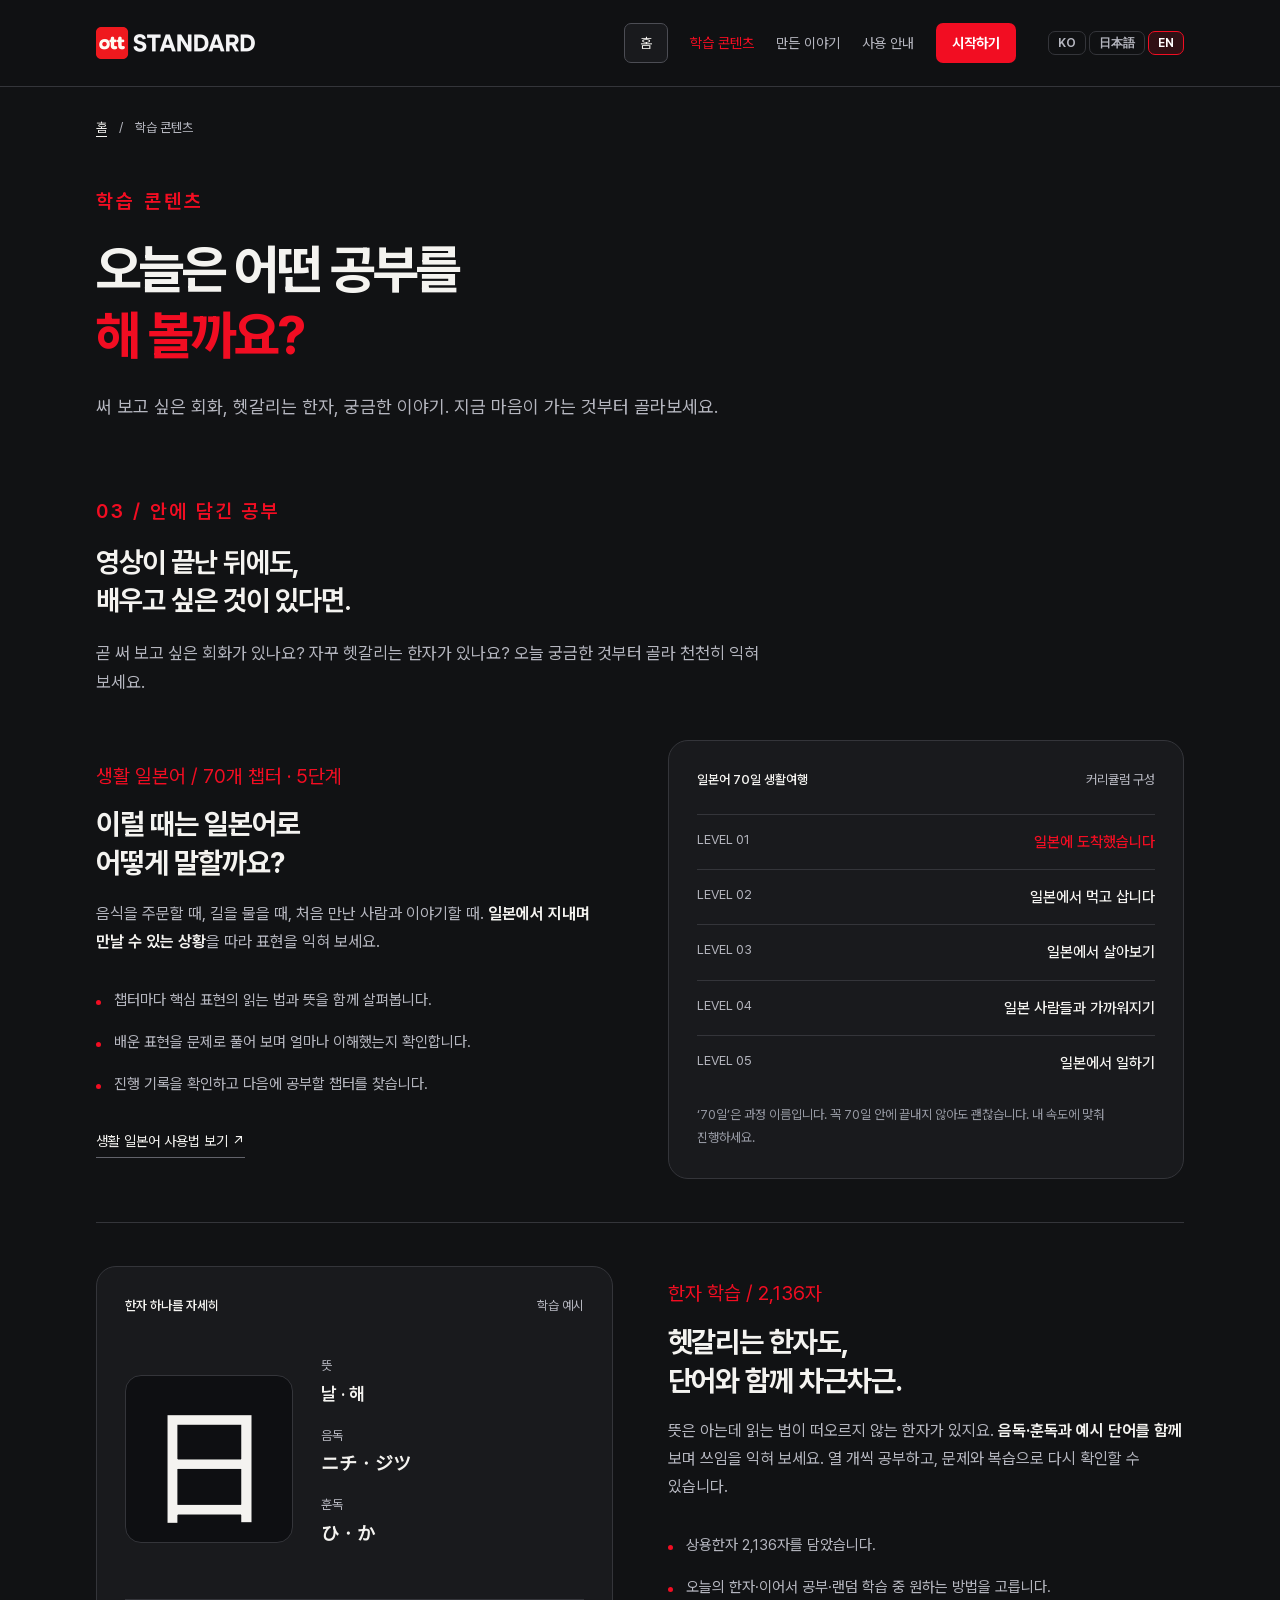
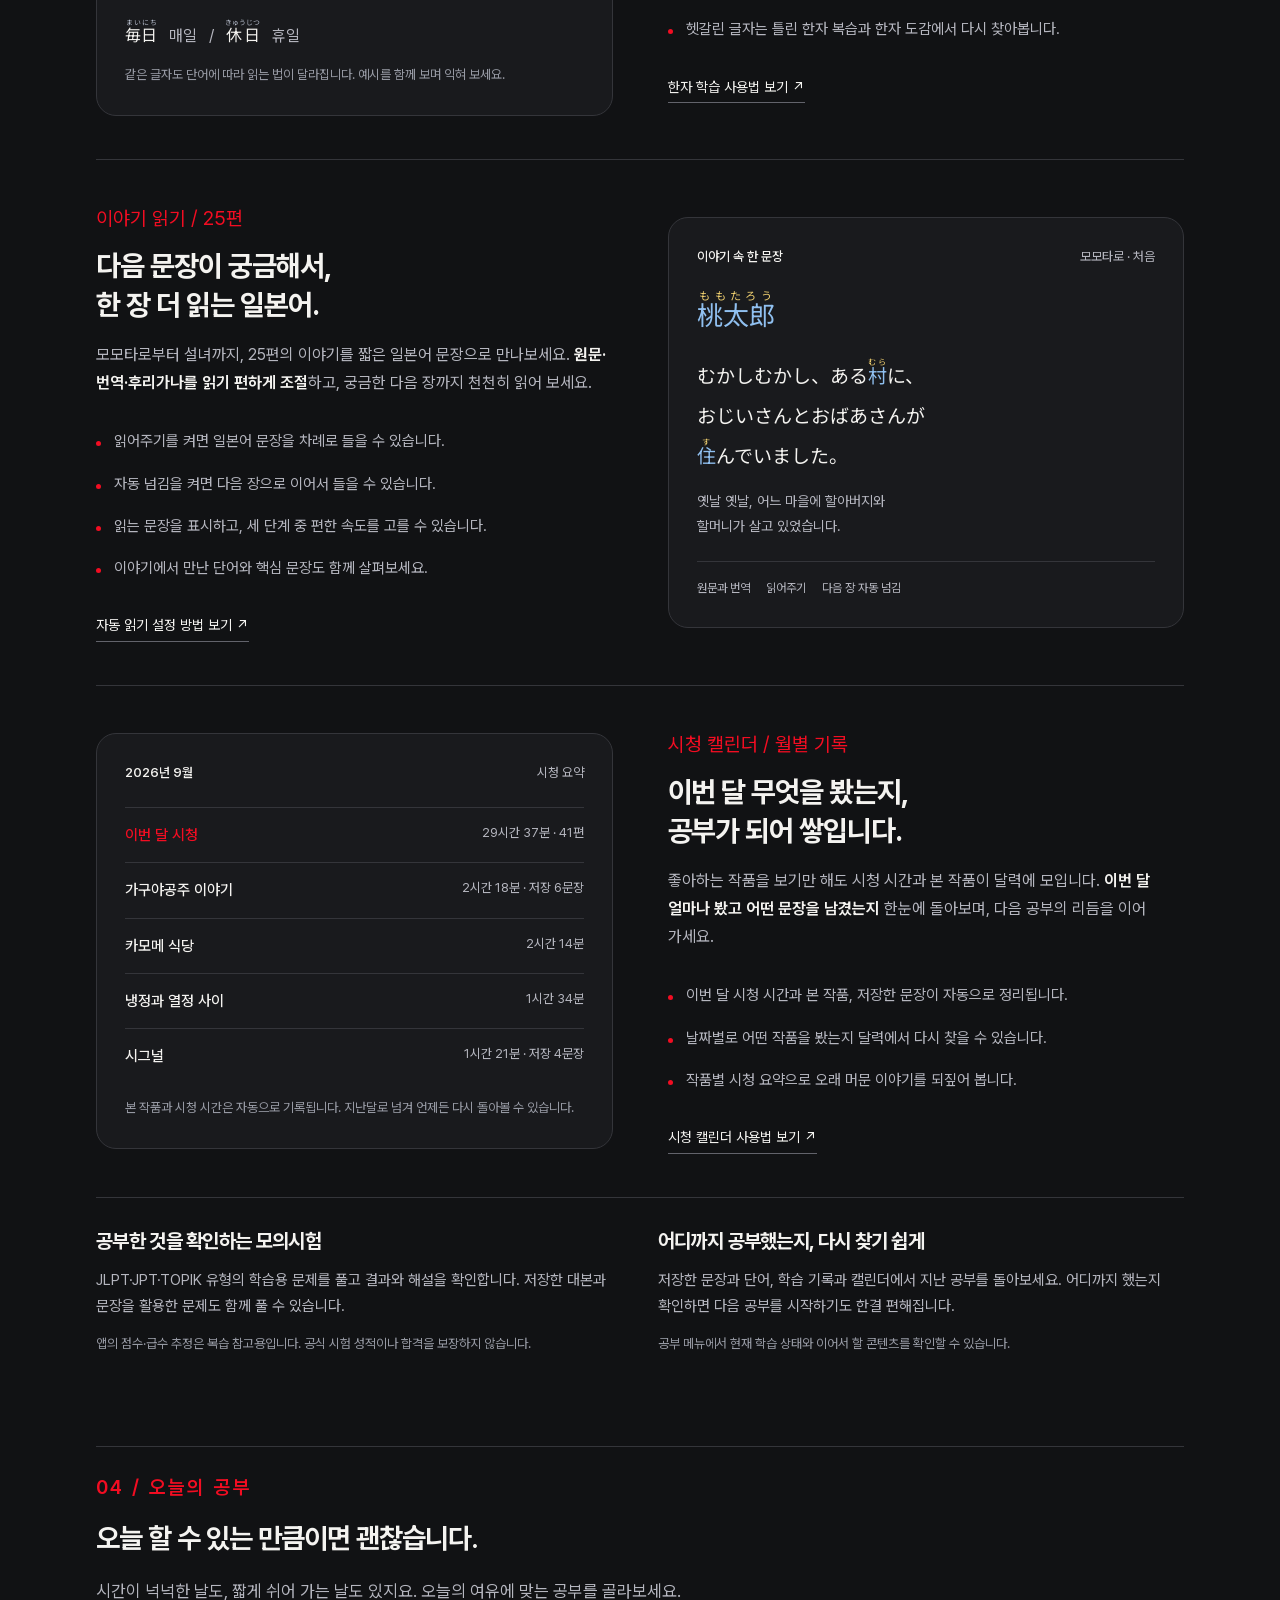
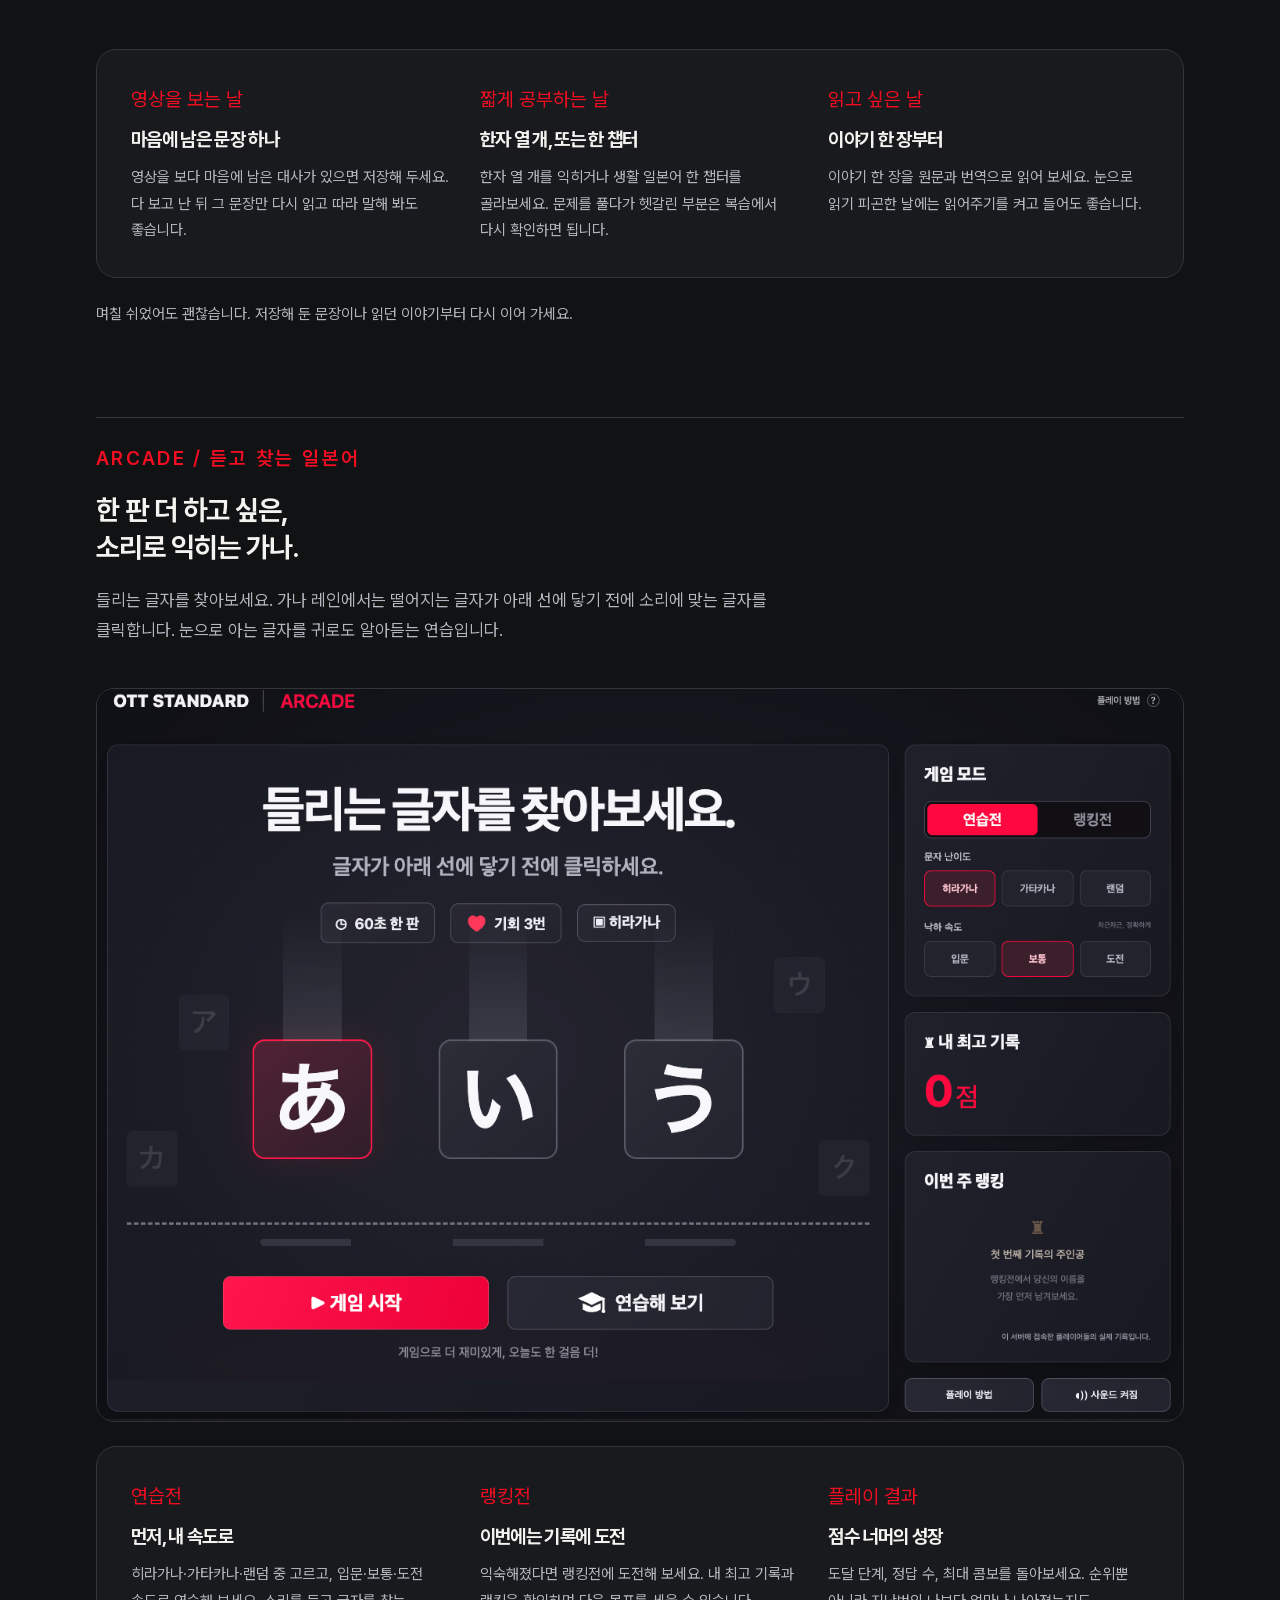
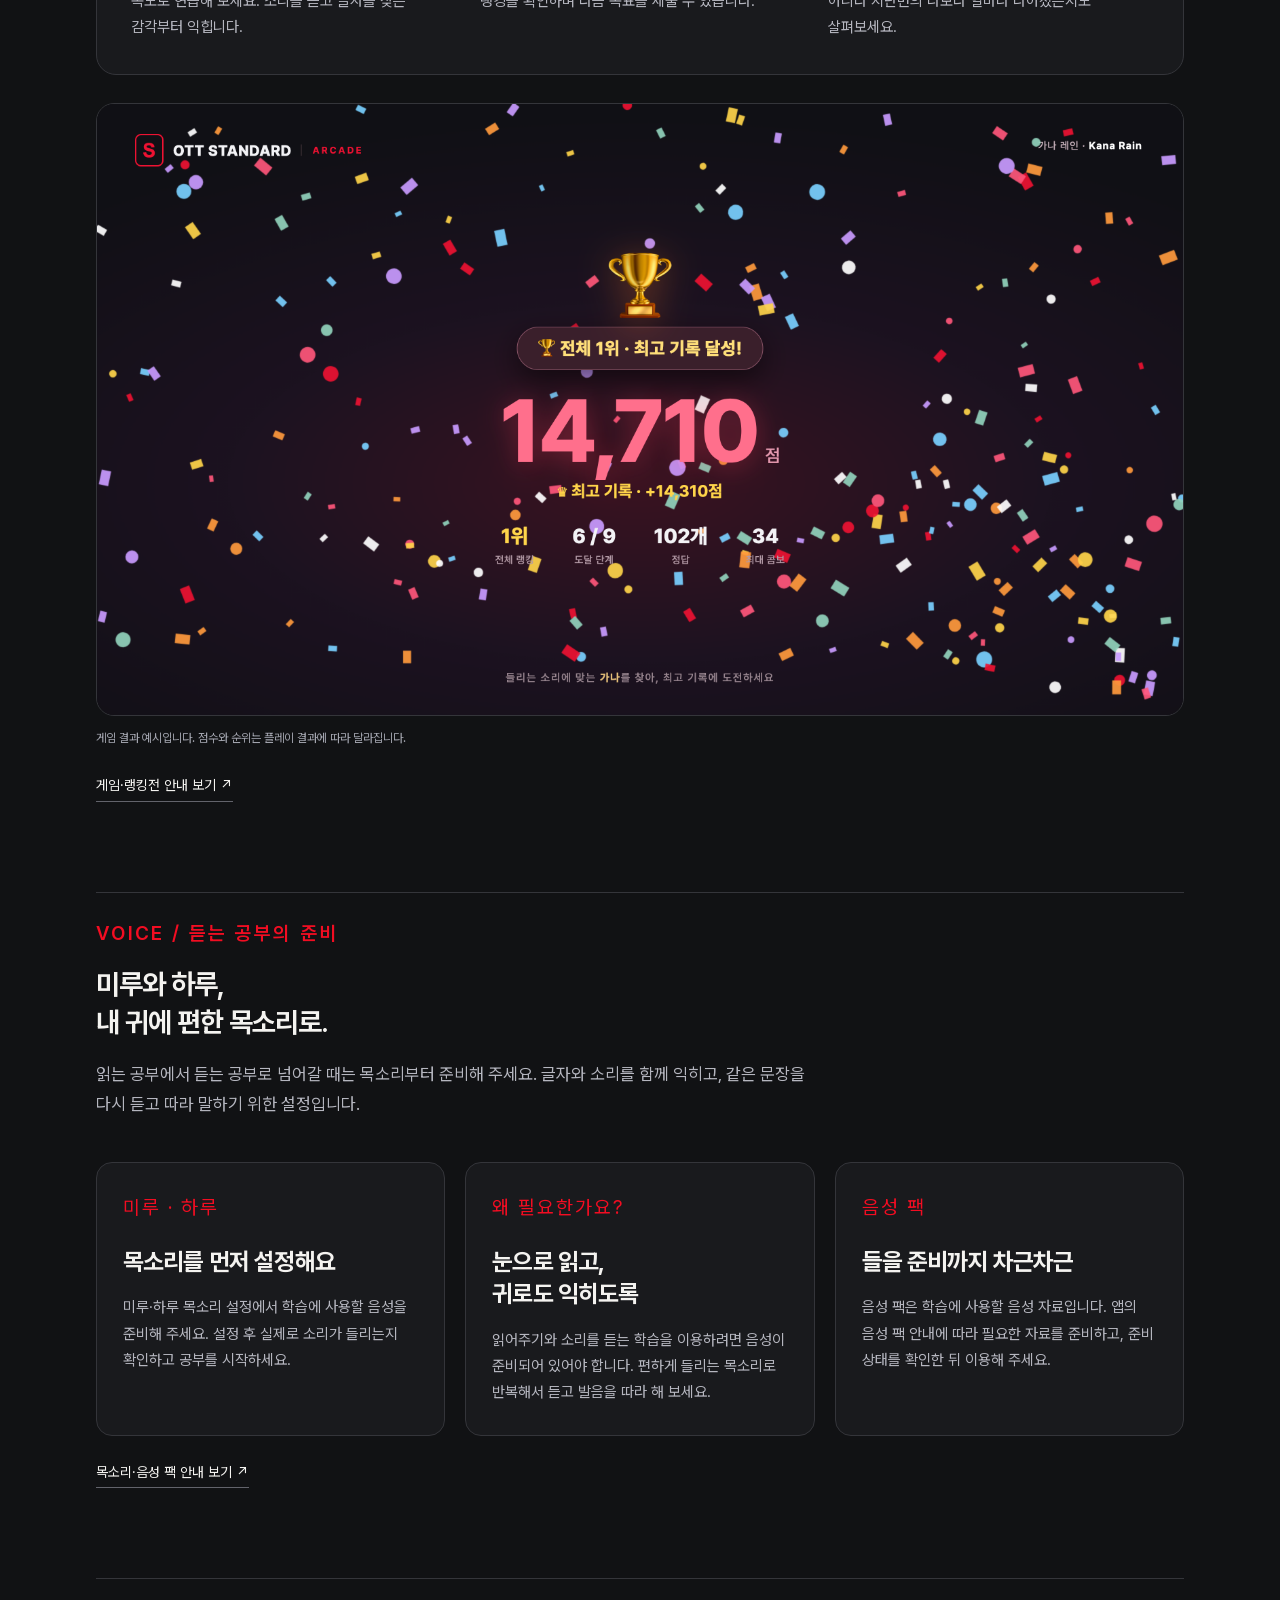
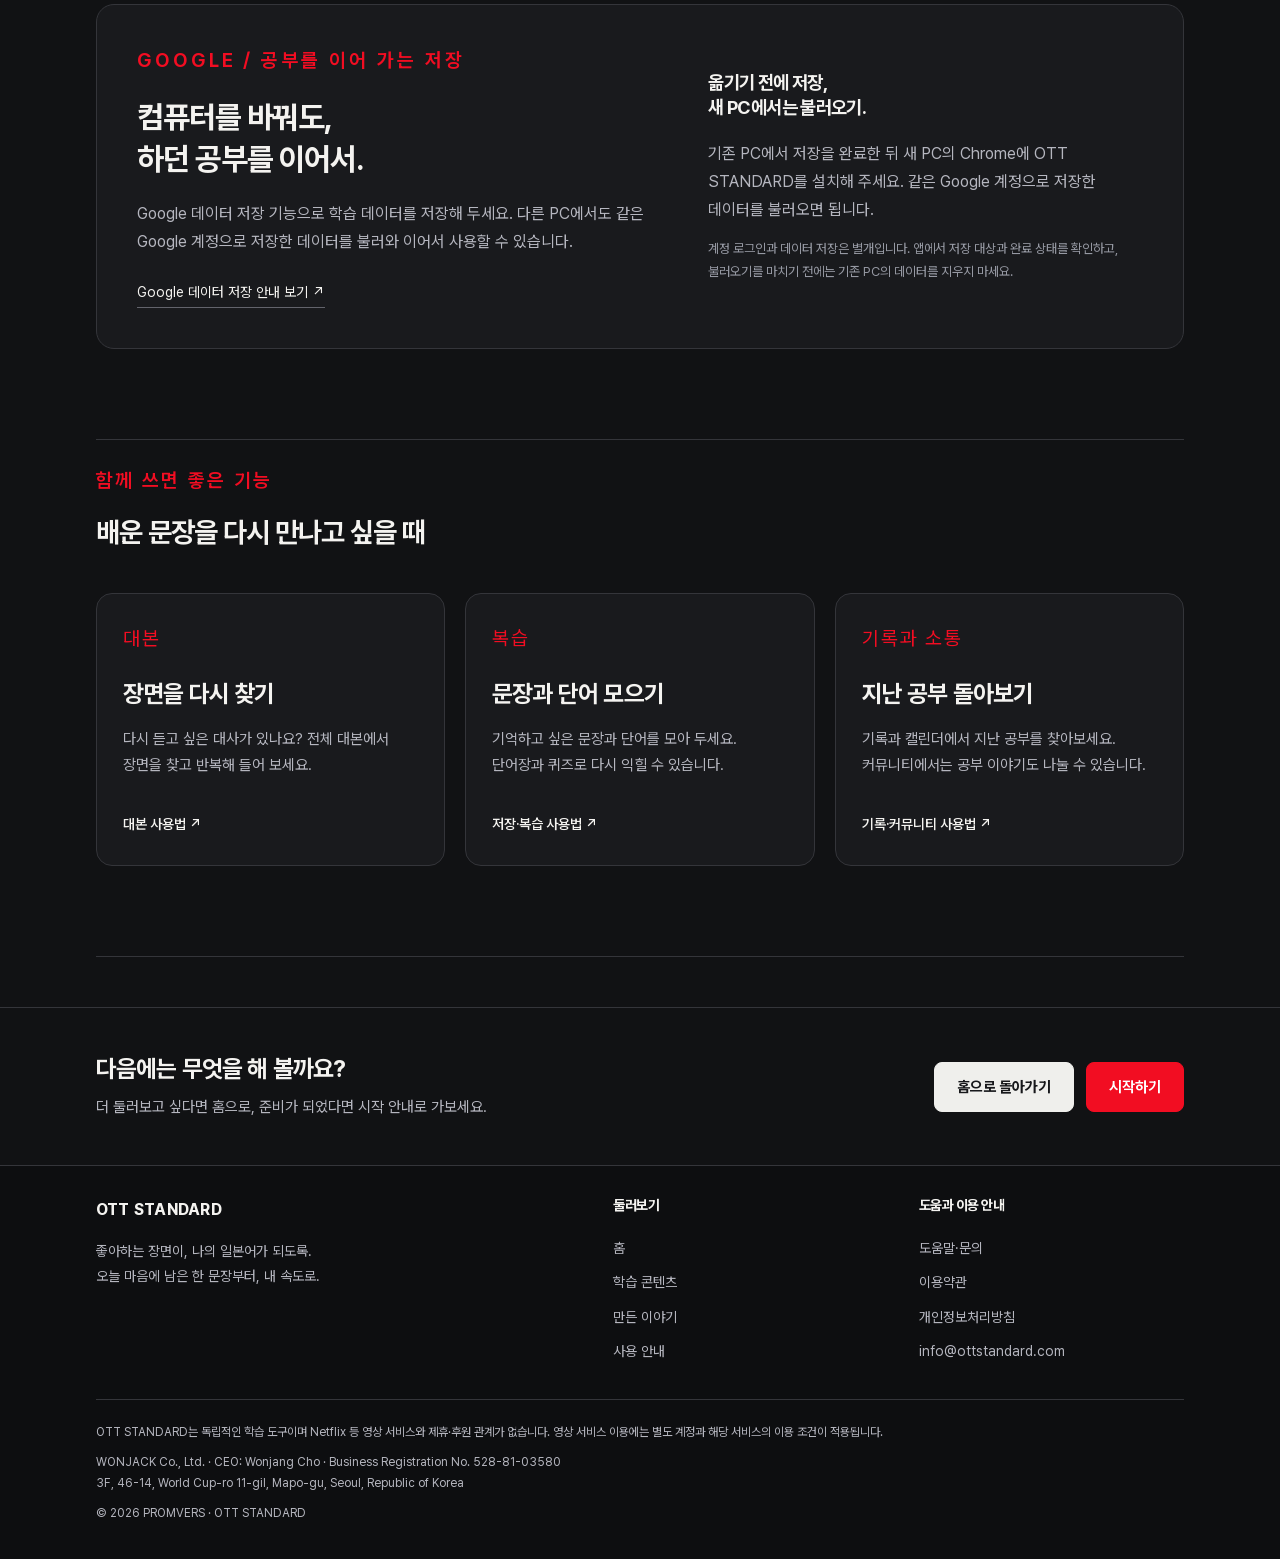
<file: learning/index.html>
<!doctype html>
<html lang="ko"><head><meta charset="utf-8"><meta name="viewport" content="width=device-width,initial-scale=1"><meta name="theme-color" content="#111214"><title>학습 콘텐츠 · OTT STANDARD</title><meta name="description" content="좋아하는 장면이, 나의 일본어가 되도록. OTT STANDARD의 학습 콘텐츠, 사용 안내와 요금제를 만나보세요."><link rel="icon" href="/assets/logo.png?v=3" type="image/png"><link rel="stylesheet" href="/assets/site.css?v=i18n-20261016a"></head><body data-mode="multipage"><a class="skip" href="#main">본문으로 바로가기</a><header class="topbar"><div class="wrap topbar-inner"><a class="brand notranslate" translate="no" href="/" aria-label="OTT STANDARD 홈"><img src="[data-uri]" width="159" height="32" alt="" aria-hidden="true" translate="no" class="notranslate" style="display:block;height:32px;width:auto"></a><nav class="nav" aria-label="주 메뉴"><a class="home-link" data-nav="home" href="/">홈</a><a class="" data-nav="learning" href="/learning/" aria-current="page">학습 콘텐츠</a><a class="" data-nav="about" href="/about/">만든 이야기</a><a class="" data-nav="docs" href="/docs/">사용 안내</a><a class="nav-start" data-nav="start" href="/start/">시작하기</a></nav></div></header><main id="main" class="wrap page-content"><div class="breadcrumb" aria-label="현재 위치"><a href="/">홈</a><span aria-hidden="true">/</span><span>학습 콘텐츠</span></div><div class="page-title"><span class="eyebrow">학습 콘텐츠</span><h1 tabindex="-1">오늘은 어떤 공부를<br><span class="accent">해 볼까요?</span></h1><p>써 보고 싶은 회화, 헷갈리는 한자, 궁금한 이야기. 지금 마음이 가는 것부터 골라보세요.</p></div><div class="learning-page">  <section id="learning-content" class="section" aria-labelledby="learning-title">
    <div class="section-head"><span class="section-number">03 / 안에 담긴 공부</span><h2 id="learning-title">영상이 끝난 뒤에도,<br>배우고 싶은 것이 있다면.</h2><p>곧 써 보고 싶은 회화가 있나요? 자꾸 헷갈리는 한자가 있나요? 오늘 궁금한 것부터 골라 천천히 익혀 보세요.</p></div>
    <article class="feature" id="course">
      <div class="feature-text"><div class="tagline">생활 일본어 / 70개 챕터 · 5단계</div><h3>이럴 때는 일본어로<br>어떻게 말할까요?</h3><p>음식을 주문할 때, 길을 물을 때, 처음 만난 사람과 이야기할 때. <strong>일본에서 지내며 만날 수 있는 상황</strong>을 따라 표현을 익혀 보세요.</p><ul><li>챕터마다 핵심 표현의 읽는 법과 뜻을 함께 살펴봅니다.</li><li>배운 표현을 문제로 풀어 보며 얼마나 이해했는지 확인합니다.</li><li>진행 기록을 확인하고 다음에 공부할 챕터를 찾습니다.</li></ul><a class="feature-link" href="/docs/#help-course">생활 일본어 사용법 보기 ↗</a></div>
      <div class="content-preview"><div class="preview-label"><b>일본어 70일 생활여행</b><span>커리큘럼 구성</span></div><div class="chapter-row current"><small>LEVEL 01</small><b>일본에 도착했습니다</b></div><div class="chapter-row"><small>LEVEL 02</small><b>일본에서 먹고 삽니다</b></div><div class="chapter-row"><small>LEVEL 03</small><b>일본에서 살아보기</b></div><div class="chapter-row"><small>LEVEL 04</small><b>일본 사람들과 가까워지기</b></div><div class="chapter-row"><small>LEVEL 05</small><b>일본에서 일하기</b></div><p class="small-note">‘70일’은 과정 이름입니다. 꼭 70일 안에 끝내지 않아도 괜찮습니다. 내 속도에 맞춰 진행하세요.</p></div>
    </article>
    <article class="feature reverse" id="kanji">
      <div class="feature-text"><div class="tagline">한자 학습 / 2,136자</div><h3>헷갈리는 한자도,<br>단어와 함께 차근차근.</h3><p>뜻은 아는데 읽는 법이 떠오르지 않는 한자가 있지요. <strong>음독·훈독과 예시 단어를 함께</strong> 보며 쓰임을 익혀 보세요. 열 개씩 공부하고, 문제와 복습으로 다시 확인할 수 있습니다.</p><ul><li>상용한자 2,136자를 담았습니다.</li><li>오늘의 한자·이어서 공부·랜덤 학습 중 원하는 방법을 고릅니다.</li><li>헷갈린 글자는 틀린 한자 복습과 한자 도감에서 다시 찾아봅니다.</li></ul><a class="feature-link" href="/docs/#help-kanji">한자 학습 사용법 보기 ↗</a></div>
      <div class="content-preview"><div class="preview-label"><b>한자 하나를 자세히</b><span>학습 예시</span></div><div class="kanji-preview"><div class="kanji-character" lang="ja">日</div><dl class="kanji-info"><dt>뜻</dt><dd>날 · 해</dd><dt>음독</dt><dd lang="ja">ニチ · ジツ</dd><dt>훈독</dt><dd lang="ja">ひ · か</dd></dl></div><div class="word-line"><b lang="ja"><ruby>毎日<rt>まいにち</rt></ruby></b> &nbsp; 매일 &nbsp; / &nbsp; <b lang="ja"><ruby>休日<rt>きゅうじつ</rt></ruby></b> &nbsp; 휴일</div><p class="small-note">같은 글자도 단어에 따라 읽는 법이 달라집니다. 예시를 함께 보며 익혀 보세요.</p></div>
    </article>
    <article class="feature" id="stories">
      <div class="feature-text"><div class="tagline">이야기 읽기 / 25편</div><h3>다음 문장이 궁금해서,<br>한 장 더 읽는 일본어.</h3><p>모모타로부터 설녀까지, 25편의 이야기를 짧은 일본어 문장으로 만나보세요. <strong>원문·번역·후리가나를 읽기 편하게 조절</strong>하고, 궁금한 다음 장까지 천천히 읽어 보세요.</p><ul><li>읽어주기를 켜면 일본어 문장을 차례로 들을 수 있습니다.</li><li>자동 넘김을 켜면 다음 장으로 이어서 들을 수 있습니다.</li><li>읽는 문장을 표시하고, 세 단계 중 편한 속도를 고를 수 있습니다.</li><li>이야기에서 만난 단어와 핵심 문장도 함께 살펴보세요.</li></ul><a class="feature-link" href="/docs/#help-story">자동 읽기 설정 방법 보기 ↗</a></div>
      <div class="content-preview"><div class="preview-label"><b>이야기 속 한 문장</b><span>모모타로 · 처음</span></div><div class="story-title" lang="ja"><ruby>桃太郎<rt>ももたろう</rt></ruby></div><p class="story-excerpt" lang="ja">むかしむかし、ある<ruby>村<rt>むら</rt></ruby>に、<br>おじいさんとおばあさんが<br><ruby>住<rt>す</rt></ruby>んでいました。</p><p class="story-translation">옛날 옛날, 어느 마을에 할아버지와<br>할머니가 살고 있었습니다.</p><div class="reading-info"><span>원문과 번역</span><span>읽어주기</span><span>다음 장 자동 넘김</span></div></div>
    </article>
    <article class="feature reverse" id="calendar">
      <div class="feature-text">
<div class="tagline">시청 캘린더 / 월별 기록</div>
<h3>이번 달 무엇을 봤는지,<br>공부가 되어 쌓입니다.</h3>
<p>좋아하는 작품을 보기만 해도 시청 시간과 본 작품이 달력에 모입니다. <strong>이번 달 얼마나 봤고 어떤 문장을 남겼는지</strong> 한눈에 돌아보며, 다음 공부의 리듬을 이어 가세요.</p>
<ul>
<li>이번 달 시청 시간과 본 작품, 저장한 문장이 자동으로 정리됩니다.</li>
<li>날짜별로 어떤 작품을 봤는지 달력에서 다시 찾을 수 있습니다.</li>
<li>작품별 시청 요약으로 오래 머문 이야기를 되짚어 봅니다.</li>
</ul>
<a class="feature-link" href="/docs/#help-settings">시청 캘린더 사용법 보기 ↗</a>
</div>
      <div class="content-preview">
<div class="preview-label">
<b>2026년 9월</b>
<span>시청 요약</span>
</div>
<div class="chapter-row current">
<b>이번 달 시청</b>
<small>29시간 37분 · 41편</small>
</div>
<div class="chapter-row">
<b>가구야공주 이야기</b>
<small>2시간 18분 · 저장 6문장</small>
</div>
<div class="chapter-row">
<b>카모메 식당</b>
<small>2시간 14분</small>
</div>
<div class="chapter-row">
<b>냉정과 열정 사이</b>
<small>1시간 34분</small>
</div>
<div class="chapter-row">
<b>시그널</b>
<small>1시간 21분 · 저장 4문장</small>
</div>
<p class="small-note">본 작품과 시청 시간은 자동으로 기록됩니다. 지난달로 넘겨 언제든 다시 돌아볼 수 있습니다.</p>
</div>
    </article>
    <div class="feature-aside"><article><h3>공부한 것을 확인하는 모의시험</h3><p>JLPT·JPT·TOPIK 유형의 학습용 문제를 풀고 결과와 해설을 확인합니다. 저장한 대본과 문장을 활용한 문제도 함께 풀 수 있습니다.</p><p class="small-note">앱의 점수·급수 추정은 복습 참고용입니다. 공식 시험 성적이나 합격을 보장하지 않습니다.</p></article><article><h3>어디까지 공부했는지, 다시 찾기 쉽게</h3><p>저장한 문장과 단어, 학습 기록과 캘린더에서 지난 공부를 돌아보세요. 어디까지 했는지 확인하면 다음 공부를 시작하기도 한결 편해집니다.</p><p class="small-note">공부 메뉴에서 현재 학습 상태와 이어서 할 콘텐츠를 확인할 수 있습니다.</p></article></div>
  </section>

  <section class="section">
    <div class="section-head"><span class="section-number">04 / 오늘의 공부</span><h2>오늘 할 수 있는 만큼이면 괜찮습니다.</h2><p>시간이 넉넉한 날도, 짧게 쉬어 가는 날도 있지요. 오늘의 여유에 맞는 공부를 골라보세요.</p></div>
    <div class="routine-panel"><article><small>영상을 보는 날</small><h3>마음에 남은 문장 하나</h3><p>영상을 보다 마음에 남은 대사가 있으면 저장해 두세요. 다 보고 난 뒤 그 문장만 다시 읽고 따라 말해 봐도 좋습니다.</p></article><article><small>짧게 공부하는 날</small><h3>한자 열 개, 또는 한 챕터</h3><p>한자 열 개를 익히거나 생활 일본어 한 챕터를 골라보세요. 문제를 풀다가 헷갈린 부분은 복습에서 다시 확인하면 됩니다.</p></article><article><small>읽고 싶은 날</small><h3>이야기 한 장부터</h3><p>이야기 한 장을 원문과 번역으로 읽어 보세요. 눈으로 읽기 피곤한 날에는 읽어주기를 켜고 들어도 좋습니다.</p></article></div>
    <p class="routine-foot">며칠 쉬었어도 괜찮습니다. 저장해 둔 문장이나 읽던 이야기부터 다시 이어 가세요.</p>
  </section>

<section class="section" id="arcade" aria-labelledby="arcade-title">
<div class="section-head"><span class="section-number">ARCADE / 듣고 찾는 일본어</span><h2 id="arcade-title">한 판 더 하고 싶은,<br>소리로 익히는 가나.</h2><p>들리는 글자를 찾아보세요. 가나 레인에서는 떨어지는 글자가 아래 선에 닿기 전에 소리에 맞는 글자를 클릭합니다. 눈으로 아는 글자를 귀로도 알아듣는 연습입니다.</p></div>
<figure class="visual"><img src="/assets/arcade-play.png" alt="OTT STANDARD 가나 레인 게임: 연습전과 랭킹전, 히라가나·가타카나 선택 화면" loading="lazy" width="1389" height="936" style="aspect-ratio:auto"></figure>
<div class="routine-panel" style="margin-top:24px"><article><small>연습전</small><h3>먼저, 내 속도로</h3><p>히라가나·가타카나·랜덤 중 고르고, 입문·보통·도전 속도로 연습해 보세요. 소리를 듣고 글자를 찾는 감각부터 익힙니다.</p></article><article><small>랭킹전</small><h3>이번에는 기록에 도전</h3><p>익숙해졌다면 랭킹전에 도전해 보세요. 내 최고 기록과 랭킹을 확인하며 다음 목표를 세울 수 있습니다.</p></article><article><small>플레이 결과</small><h3>점수 너머의 성장</h3><p>도달 단계, 정답 수, 최대 콤보를 돌아보세요. 순위뿐 아니라 지난번의 나보다 얼마나 나아졌는지도 살펴보세요.</p></article></div>
<figure style="margin-top:28px"><div class="visual"><img src="/assets/arcade-result.png" alt="가나 레인 결과 예시: 점수와 전체 랭킹, 도달 단계, 정답 수, 최대 콤보" loading="lazy" width="3200" height="1800" style="aspect-ratio:auto"></div><figcaption class="visual-caption">게임 결과 예시입니다. 점수와 순위는 플레이 결과에 따라 달라집니다.</figcaption></figure>
<a class="feature-link" href="/docs/#help-arcade">게임·랭킹전 안내 보기 ↗</a>
</section>
<section class="section" id="voices" aria-labelledby="voices-title">
<div class="section-head"><span class="section-number">VOICE / 듣는 공부의 준비</span><h2 id="voices-title">미루와 하루,<br>내 귀에 편한 목소리로.</h2><p>읽는 공부에서 듣는 공부로 넘어갈 때는 목소리부터 준비해 주세요. 글자와 소리를 함께 익히고, 같은 문장을 다시 듣고 따라 말하기 위한 설정입니다.</p></div>
<div class="portal-grid"><article class="portal"><span class="serial">미루 · 하루</span><h3>목소리를 먼저 설정해요</h3><p>미루·하루 목소리 설정에서 학습에 사용할 음성을 준비해 주세요. 설정 후 실제로 소리가 들리는지 확인하고 공부를 시작하세요.</p></article><article class="portal"><span class="serial">왜 필요한가요?</span><h3>눈으로 읽고,<br>귀로도 익히도록</h3><p>읽어주기와 소리를 듣는 학습을 이용하려면 음성이 준비되어 있어야 합니다. 편하게 들리는 목소리로 반복해서 듣고 발음을 따라 해 보세요.</p></article><article class="portal"><span class="serial">음성 팩</span><h3>들을 준비까지 차근차근</h3><p>음성 팩은 학습에 사용할 음성 자료입니다. 앱의 음성 팩 안내에 따라 필요한 자료를 준비하고, 준비 상태를 확인한 뒤 이용해 주세요.</p></article></div>
<a class="feature-link" href="/docs/#help-voices">목소리·음성 팩 안내 보기 ↗</a>
</section>
<section class="section" id="google-save" aria-labelledby="google-save-title">
<div class="quiet-panel split-panel"><div><span class="eyebrow">GOOGLE / 공부를 이어 가는 저장</span><h2 id="google-save-title">컴퓨터를 바꿔도,<br>하던 공부를 이어서.</h2><p>Google 데이터 저장 기능으로 학습 데이터를 저장해 두세요. 다른 PC에서도 같은 Google 계정으로 저장한 데이터를 불러와 이어서 사용할 수 있습니다.</p><a class="feature-link" href="/docs/#help-google-save">Google 데이터 저장 안내 보기 ↗</a></div><div><h3>옮기기 전에 저장,<br>새 PC에서는 불러오기.</h3><p>기존 PC에서 저장을 완료한 뒤 새 PC의 Chrome에 OTT STANDARD를 설치해 주세요. 같은 Google 계정으로 저장한 데이터를 불러오면 됩니다.</p><p class="small-note">계정 로그인과 데이터 저장은 별개입니다. 앱에서 저장 대상과 완료 상태를 확인하고, 불러오기를 마치기 전에는 기존 PC의 데이터를 지우지 마세요.</p></div></div>
</section>
<section class="section"><div class="section-head"><span class="section-number">함께 쓰면 좋은 기능</span><h2>배운 문장을 다시 만나고 싶을 때</h2></div><div class="portal-grid"><a class="portal" href="/docs/#help-transcript"><span class="serial">대본</span><h3>장면을 다시 찾기</h3><p>다시 듣고 싶은 대사가 있나요? 전체 대본에서 장면을 찾고 반복해 들어 보세요.</p><span class="portal-link">대본 사용법 ↗</span></a><a class="portal" href="/docs/#help-saved"><span class="serial">복습</span><h3>문장과 단어 모으기</h3><p>기억하고 싶은 문장과 단어를 모아 두세요. 단어장과 퀴즈로 다시 익힐 수 있습니다.</p><span class="portal-link">저장·복습 사용법 ↗</span></a><a class="portal" href="/docs/#help-settings"><span class="serial">기록과 소통</span><h3>지난 공부 돌아보기</h3><p>기록과 캘린더에서 지난 공부를 찾아보세요. 커뮤니티에서는 공부 이야기도 나눌 수 있습니다.</p><span class="portal-link">기록·커뮤니티 사용법 ↗</span></a></div></section></div></main><div class="page-navigation"><div class="wrap page-navigation-inner"><div><h2>다음에는 무엇을 해 볼까요?</h2><p>더 둘러보고 싶다면 홈으로, 준비가 되었다면 시작 안내로 가보세요.</p></div><div class="actions"><a class="button home-button" href="/">홈으로 돌아가기</a><a class="button primary" href="/start/">시작하기</a></div></div></div>
<footer class="footer"><div class="wrap"><div class="footer-menu"><div><a class="brand" href="/">OTT STANDARD</a><p>좋아하는 장면이, 나의 일본어가 되도록.<br>오늘 마음에 남은 한 문장부터, 내 속도로.</p></div><div><h3>둘러보기</h3><a href="/">홈</a><a href="/learning/">학습 콘텐츠</a><a href="/about/">만든 이야기</a><a href="/docs/">사용 안내</a></div><div><h3>도움과 이용 안내</h3><a href="/support/">도움말·문의</a><a href="/terms/">이용약관</a><a href="/privacy/">개인정보처리방침</a><a href="mailto:info@ottstandard.com">info@ottstandard.com</a></div></div><div class="footer-bottom"><p>OTT STANDARD는 독립적인 학습 도구이며 Netflix 등 영상 서비스와 제휴·후원 관계가 없습니다. 영상 서비스 이용에는 별도 계정과 해당 서비스의 이용 조건이 적용됩니다.</p><p>WONJACK Co., Ltd. · CEO: Wonjang Cho · Business Registration No. 528-81-03580<br>3F, 46-14, World Cup-ro 11-gil, Mapo-gu, Seoul, Republic of Korea</p><p>© 2026 PROMVERS · OTT STANDARD</p></div></div></footer><script src="/assets/site.js?v=i18n-20261003"></script></body></html>
</file>
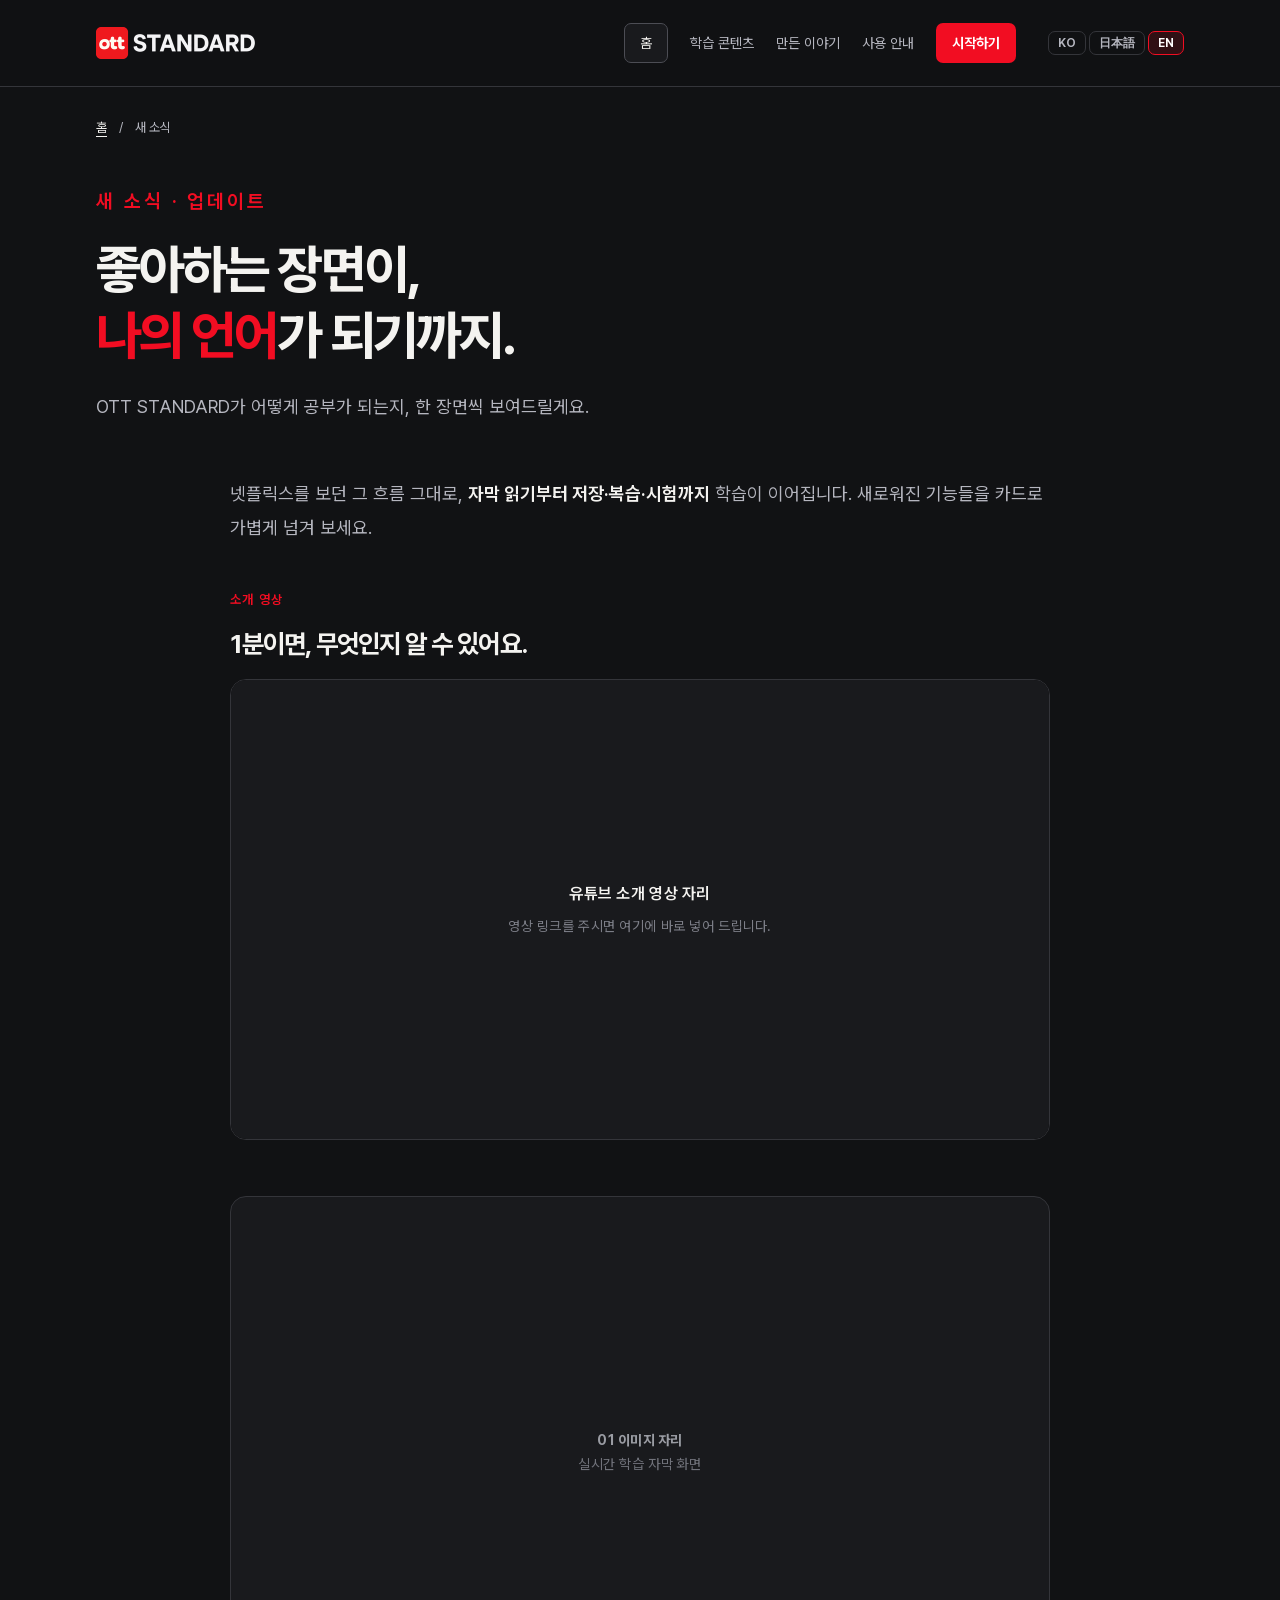
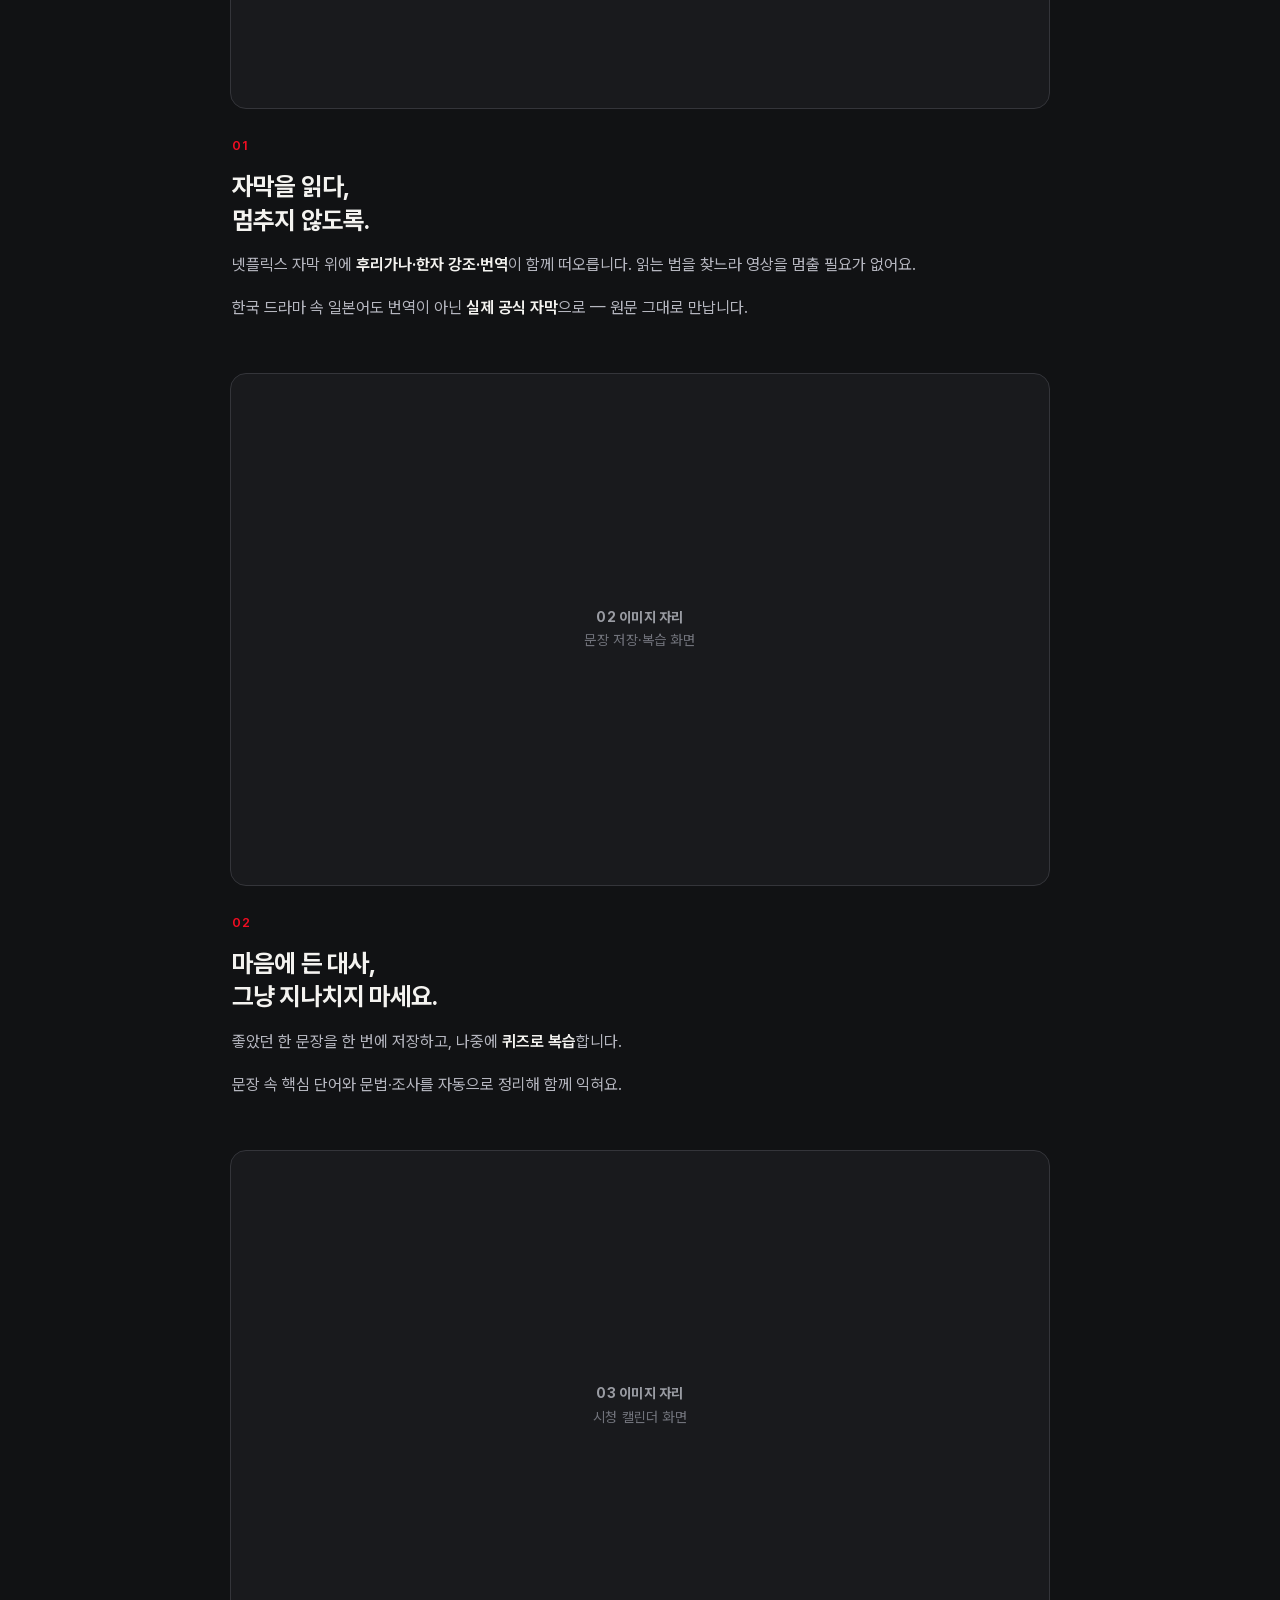
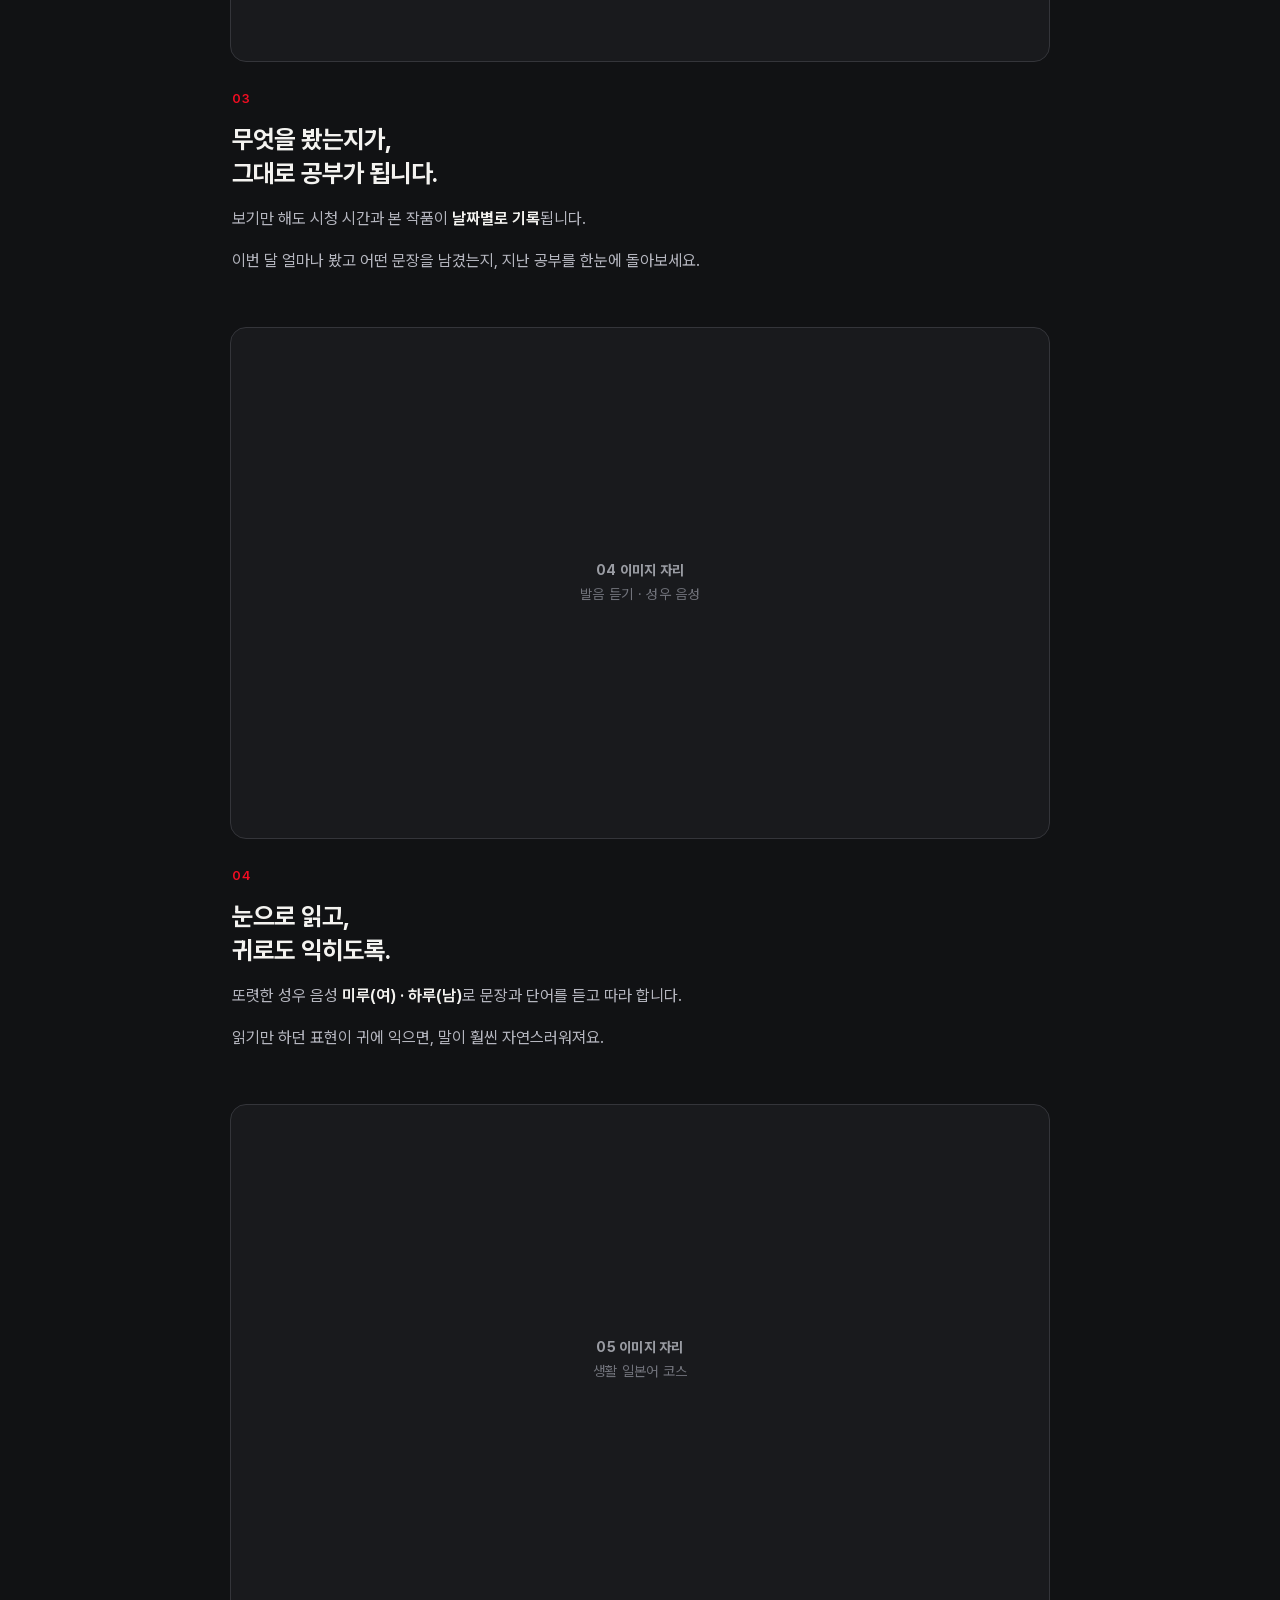
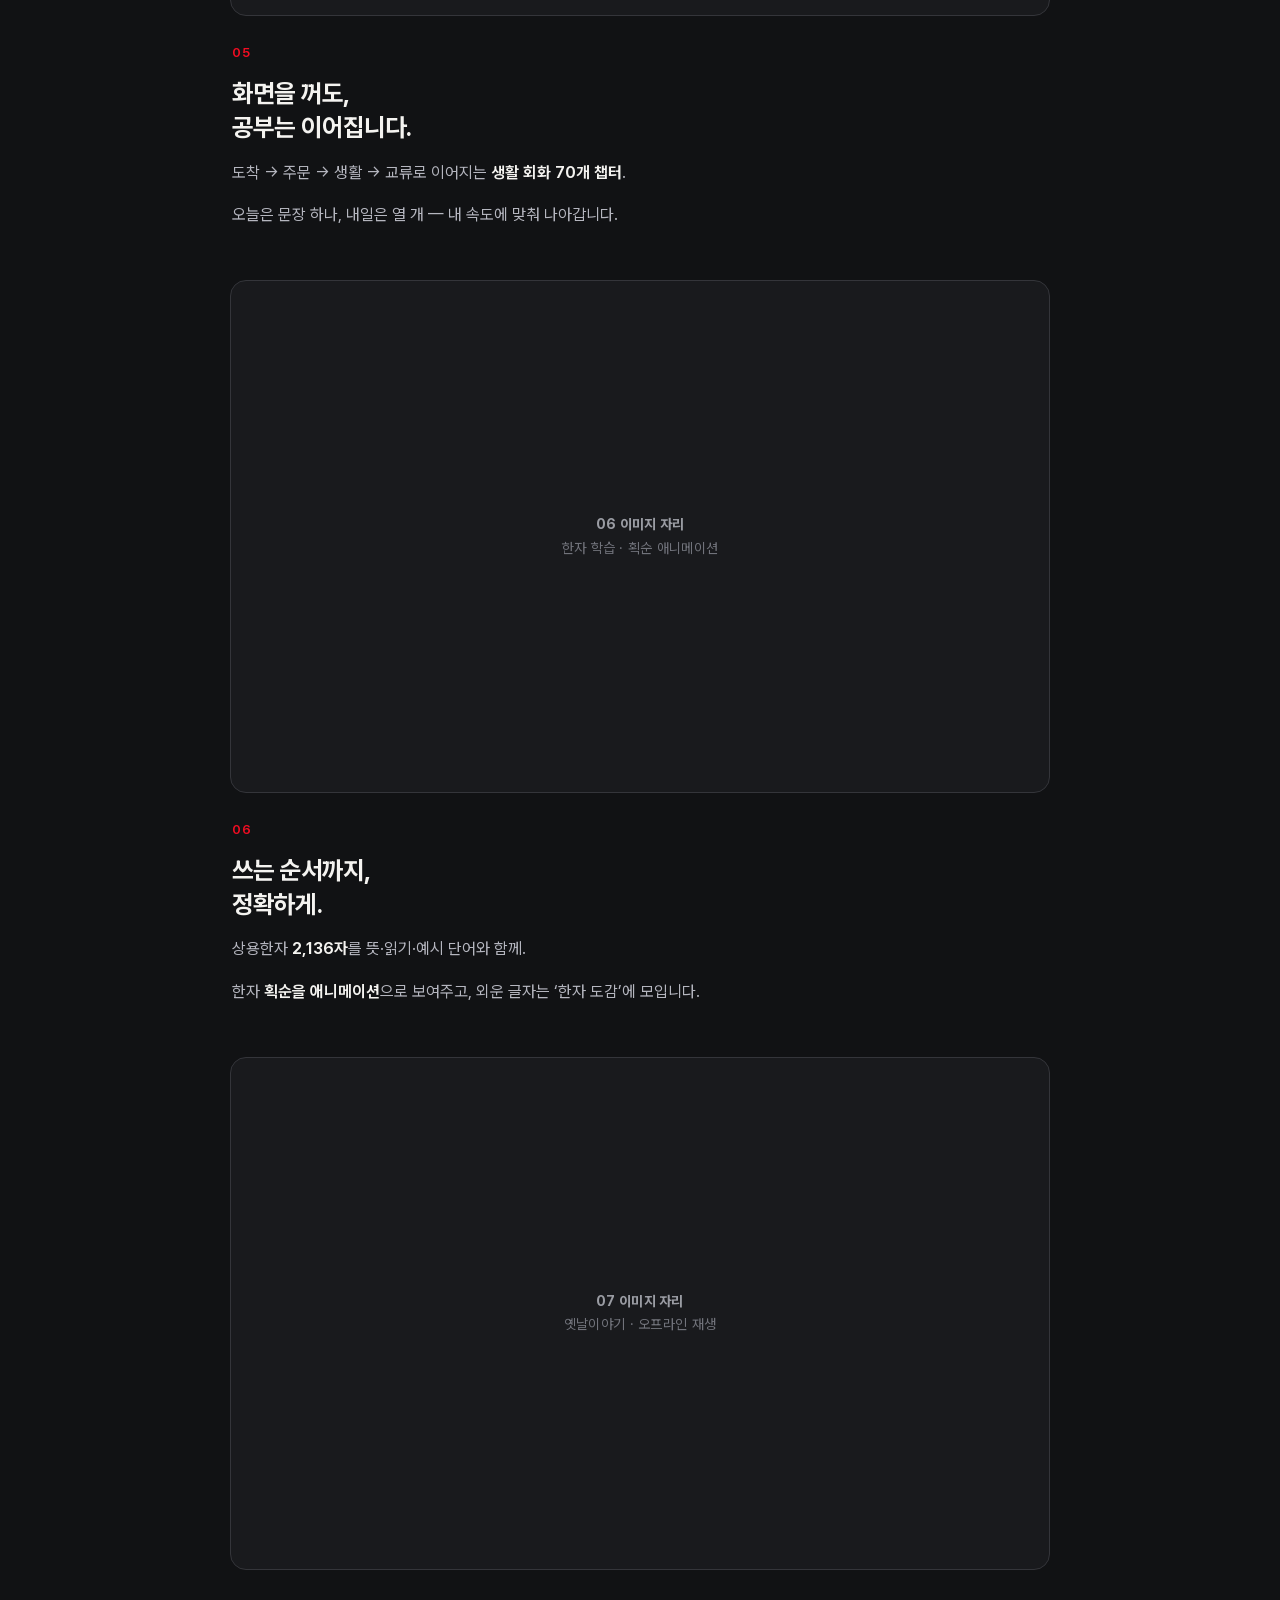
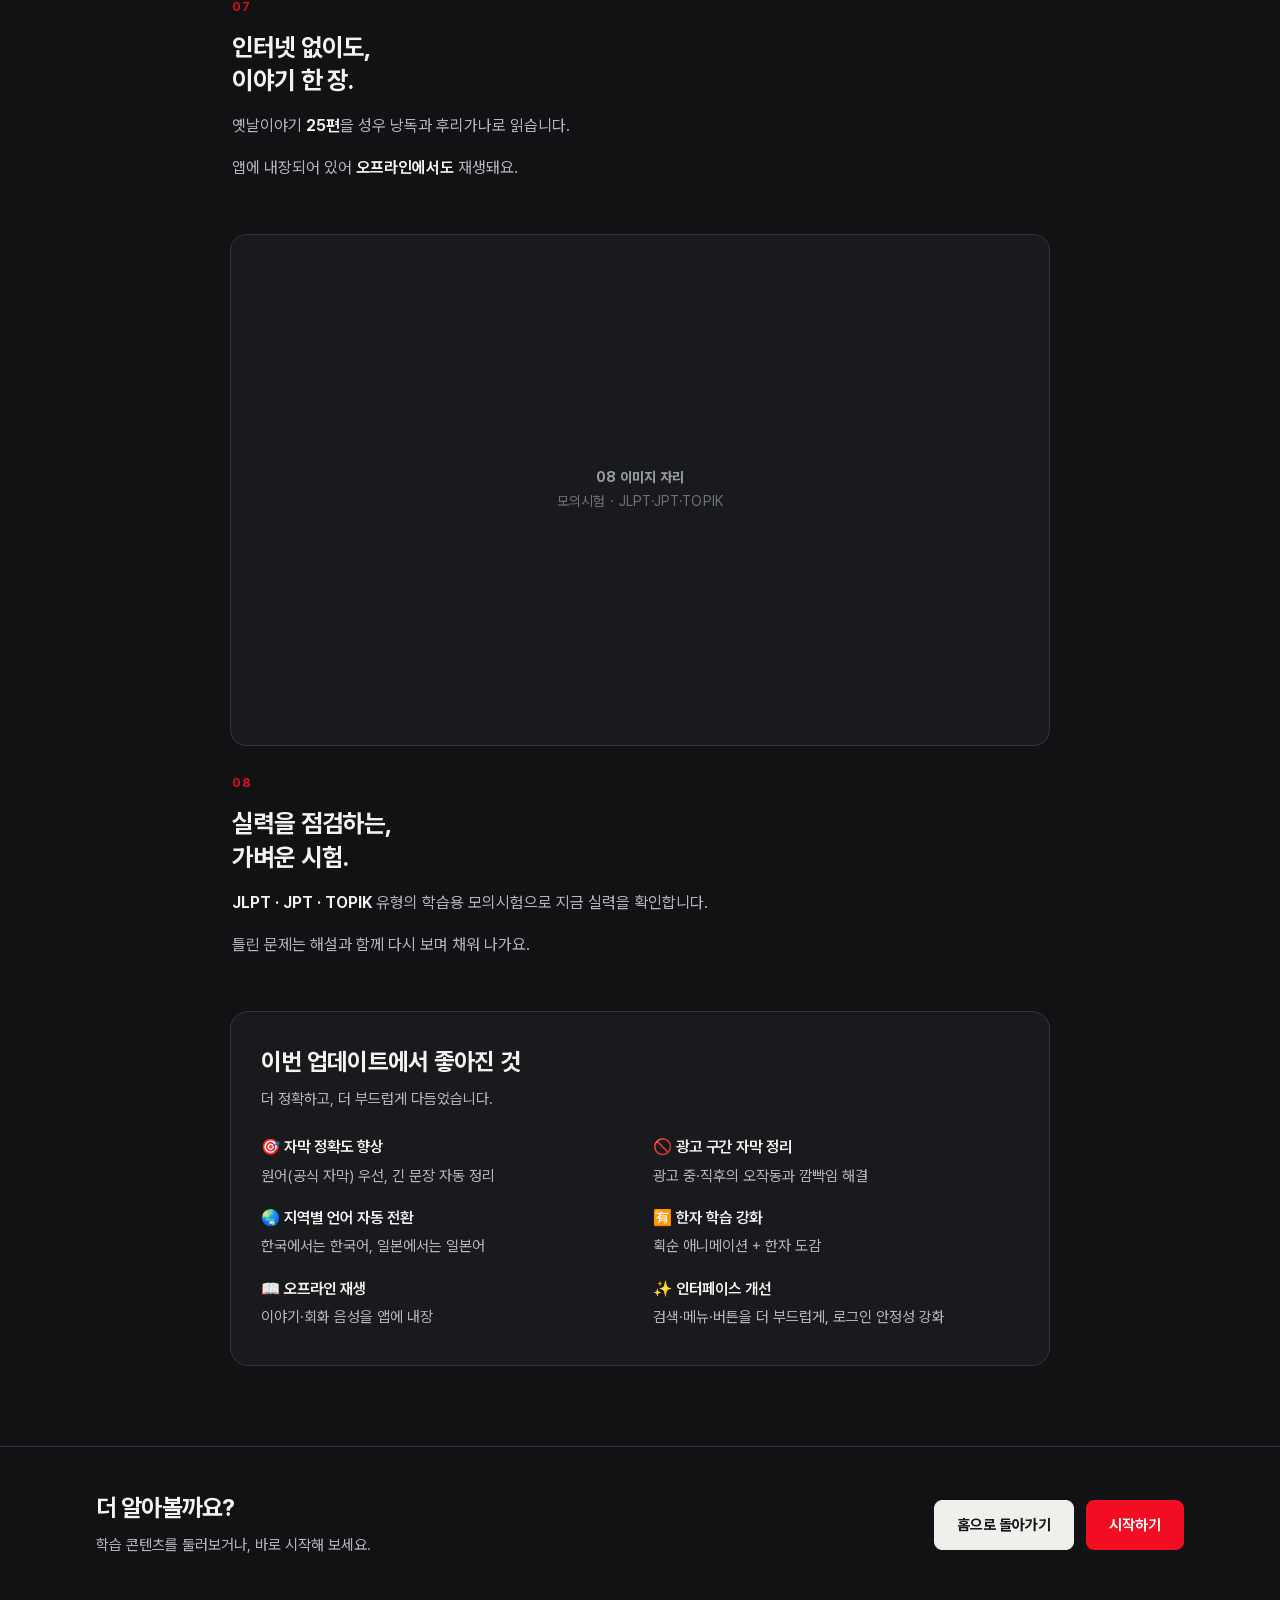
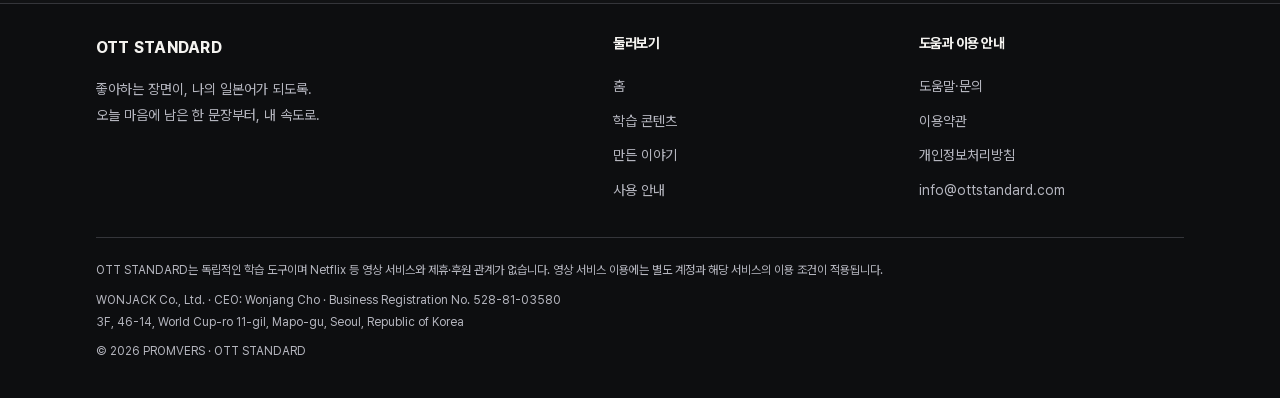
<file: news/index.html>
<!doctype html>
<html lang="ko"><head><meta charset="utf-8"><meta name="viewport" content="width=device-width,initial-scale=1"><meta name="theme-color" content="#111214"><title>새 소식 · OTT STANDARD</title><meta name="description" content="OTT STANDARD의 새 기능과 최신 업데이트 소식을 카드로 만나보세요. 좋아하는 장면이, 나의 언어가 됩니다."><meta name="robots" content="noindex"><link rel="icon" href="/assets/logo.png?v=3" type="image/png"><link rel="stylesheet" href="/assets/site.css?v=i18n-20261016a">
<style>
.cn-wrap{max-width:820px;margin-inline:auto;padding-block:6px 20px}
.cn-lead{font-size:18px;line-height:1.9;color:var(--muted);margin:0 0 44px}
.cn-lead strong{color:var(--ink);font-weight:650}
.cn-video-block{margin:0 0 56px}
.cn-video-block .cn-no{color:var(--red);font-size:13px;font-weight:600;letter-spacing:.1em;display:block;margin-bottom:14px}
.cn-video-block h2{font-size:26px;letter-spacing:-.035em;margin:0 0 18px}
.cn-video{position:relative;border-radius:16px;overflow:hidden;border:1px solid var(--line);background:#000;aspect-ratio:16/9}
.cn-video iframe{position:absolute;inset:0;width:100%;height:100%;border:0}
.cn-video .cn-ph{position:absolute;inset:0;display:flex;flex-direction:column;align-items:center;justify-content:center;gap:8px;background:var(--surface);color:#7c7e87;text-align:center;padding:20px}
.cn-video .cn-ph b{color:var(--ink);font-size:16px;font-weight:600}
.cn-card{margin:0 0 50px}
.cn-img{position:relative;border:1px solid var(--line);border-radius:16px;overflow:hidden;background:var(--surface);aspect-ratio:16/10;display:flex;align-items:center;justify-content:center}
.cn-img img{width:100%;height:100%;object-fit:cover;display:block}
.cn-ph{color:#71737b;font-size:14px;letter-spacing:.02em;text-align:center;padding:20px;line-height:1.7}
.cn-ph b{color:#9a9ca3}
.cn-cap{padding:22px 2px 0}
.cn-cap .cn-no{color:var(--red);font-size:13px;font-weight:600;letter-spacing:.08em}
.cn-cap h3{font-size:25px;margin:11px 0 13px;letter-spacing:-.035em;line-height:1.35}
.cn-cap p{font-size:16px;line-height:1.9}
.cn-cap p+p{margin-top:12px}
.cn-hi{border:1px solid var(--line);border-radius:18px;background:var(--surface);padding:34px 30px;margin:8px 0 10px}
.cn-hi h2{font-size:24px;letter-spacing:-.03em;margin:0 0 8px}
.cn-hi .sub{color:var(--muted);font-size:15px;margin:0 0 22px}
.cn-hi ul{list-style:none;margin:0;padding:0;display:grid;grid-template-columns:1fr 1fr;gap:16px 26px}
.cn-hi li{font-size:15px;line-height:1.7;color:var(--muted)}
.cn-hi li b{display:block;color:var(--ink);font-weight:600;font-size:15.5px;margin-bottom:3px}
@media(max-width:640px){.cn-cap h3{font-size:21px}.cn-hi ul{grid-template-columns:1fr}.cn-video-block h2{font-size:22px}}
</style></head><body data-mode="multipage"><a class="skip" href="#main">본문으로 바로가기</a><header class="topbar"><div class="wrap topbar-inner"><a class="brand notranslate" translate="no" href="/" aria-label="OTT STANDARD 홈"><img src="[data-uri]" width="159" height="32" alt="" aria-hidden="true" translate="no" class="notranslate" style="display:block;height:32px;width:auto"></a><nav class="nav" aria-label="주 메뉴"><a class="home-link" data-nav="home" href="/">홈</a><a class="" data-nav="learning" href="/learning/">학습 콘텐츠</a><a class="" data-nav="about" href="/about/">만든 이야기</a><a class="" data-nav="docs" href="/docs/">사용 안내</a><a class="nav-start" data-nav="start" href="/start/">시작하기</a></nav></div></header><main id="main" class="wrap page-content"><div class="breadcrumb" aria-label="현재 위치"><a href="/">홈</a><span aria-hidden="true">/</span><span>새 소식</span></div>
<div class="page-title"><span class="eyebrow">새 소식 · 업데이트</span><h1 tabindex="-1">좋아하는 장면이,<br><span class="accent">나의 언어</span>가 되기까지.</h1><p>OTT STANDARD가 어떻게 공부가 되는지, 한 장면씩 보여드릴게요.</p></div>
<div class="cn-wrap">
<p class="cn-lead">넷플릭스를 보던 그 흐름 그대로, <strong>자막 읽기부터 저장·복습·시험까지</strong> 학습이 이어집니다. 새로워진 기능들을 카드로 가볍게 넘겨 보세요.</p>
<div class="cn-video-block"><span class="cn-no">소개 영상</span><h2>1분이면, 무엇인지 알 수 있어요.</h2><div class="cn-video"><div class="cn-ph"><b>유튜브 소개 영상 자리</b><span>영상 링크를 주시면 여기에 바로 넣어 드립니다.</span></div></div></div>
<figure class="cn-card"><div class="cn-img"><div class="cn-ph"><b>01 이미지 자리</b><br>실시간 학습 자막 화면</div></div><figcaption class="cn-cap"><span class="cn-no">01</span><h3>자막을 읽다,<br>멈추지 않도록.</h3><p>넷플릭스 자막 위에 <strong>후리가나·한자 강조·번역</strong>이 함께 떠오릅니다. 읽는 법을 찾느라 영상을 멈출 필요가 없어요.</p>
<p>한국 드라마 속 일본어도 번역이 아닌 <strong>실제 공식 자막</strong>으로 — 원문 그대로 만납니다.</p></figcaption></figure><figure class="cn-card"><div class="cn-img"><div class="cn-ph"><b>02 이미지 자리</b><br>문장 저장·복습 화면</div></div><figcaption class="cn-cap"><span class="cn-no">02</span><h3>마음에 든 대사,<br>그냥 지나치지 마세요.</h3><p>좋았던 한 문장을 한 번에 저장하고, 나중에 <strong>퀴즈로 복습</strong>합니다.</p>
<p>문장 속 핵심 단어와 문법·조사를 자동으로 정리해 함께 익혀요.</p></figcaption></figure><figure class="cn-card"><div class="cn-img"><div class="cn-ph"><b>03 이미지 자리</b><br>시청 캘린더 화면</div></div><figcaption class="cn-cap"><span class="cn-no">03</span><h3>무엇을 봤는지가,<br>그대로 공부가 됩니다.</h3><p>보기만 해도 시청 시간과 본 작품이 <strong>날짜별로 기록</strong>됩니다.</p>
<p>이번 달 얼마나 봤고 어떤 문장을 남겼는지, 지난 공부를 한눈에 돌아보세요.</p></figcaption></figure><figure class="cn-card"><div class="cn-img"><div class="cn-ph"><b>04 이미지 자리</b><br>발음 듣기 · 성우 음성</div></div><figcaption class="cn-cap"><span class="cn-no">04</span><h3>눈으로 읽고,<br>귀로도 익히도록.</h3><p>또렷한 성우 음성 <strong>미루(여) · 하루(남)</strong>로 문장과 단어를 듣고 따라 합니다.</p>
<p>읽기만 하던 표현이 귀에 익으면, 말이 훨씬 자연스러워져요.</p></figcaption></figure><figure class="cn-card"><div class="cn-img"><div class="cn-ph"><b>05 이미지 자리</b><br>생활 일본어 코스</div></div><figcaption class="cn-cap"><span class="cn-no">05</span><h3>화면을 꺼도,<br>공부는 이어집니다.</h3><p>도착 → 주문 → 생활 → 교류로 이어지는 <strong>생활 회화 70개 챕터</strong>.</p>
<p>오늘은 문장 하나, 내일은 열 개 — 내 속도에 맞춰 나아갑니다.</p></figcaption></figure><figure class="cn-card"><div class="cn-img"><div class="cn-ph"><b>06 이미지 자리</b><br>한자 학습 · 획순 애니메이션</div></div><figcaption class="cn-cap"><span class="cn-no">06</span><h3>쓰는 순서까지,<br>정확하게.</h3><p>상용한자 <strong>2,136자</strong>를 뜻·읽기·예시 단어와 함께.</p>
<p>한자 <strong>획순을 애니메이션</strong>으로 보여주고, 외운 글자는 ‘한자 도감’에 모입니다.</p></figcaption></figure><figure class="cn-card"><div class="cn-img"><div class="cn-ph"><b>07 이미지 자리</b><br>옛날이야기 · 오프라인 재생</div></div><figcaption class="cn-cap"><span class="cn-no">07</span><h3>인터넷 없이도,<br>이야기 한 장.</h3><p>옛날이야기 <strong>25편</strong>을 성우 낭독과 후리가나로 읽습니다.</p>
<p>앱에 내장되어 있어 <strong>오프라인에서도</strong> 재생돼요.</p></figcaption></figure><figure class="cn-card"><div class="cn-img"><div class="cn-ph"><b>08 이미지 자리</b><br>모의시험 · JLPT·JPT·TOPIK</div></div><figcaption class="cn-cap"><span class="cn-no">08</span><h3>실력을 점검하는,<br>가벼운 시험.</h3><p><strong>JLPT · JPT · TOPIK</strong> 유형의 학습용 모의시험으로 지금 실력을 확인합니다.</p>
<p>틀린 문제는 해설과 함께 다시 보며 채워 나가요.</p></figcaption></figure>
<div class="cn-hi"><h2>이번 업데이트에서 좋아진 것</h2><p class="sub">더 정확하고, 더 부드럽게 다듬었습니다.</p><ul>
<li><b>🎯 자막 정확도 향상</b>원어(공식 자막) 우선, 긴 문장 자동 정리</li>
<li><b>🚫 광고 구간 자막 정리</b>광고 중·직후의 오작동과 깜빡임 해결</li>
<li><b>🌏 지역별 언어 자동 전환</b>한국에서는 한국어, 일본에서는 일본어</li>
<li><b>🈶 한자 학습 강화</b>획순 애니메이션 + 한자 도감</li>
<li><b>📖 오프라인 재생</b>이야기·회화 음성을 앱에 내장</li>
<li><b>✨ 인터페이스 개선</b>검색·메뉴·버튼을 더 부드럽게, 로그인 안정성 강화</li>
</ul></div>
</div></main>
<div class="page-navigation"><div class="wrap page-navigation-inner"><div><h2>더 알아볼까요?</h2><p>학습 콘텐츠를 둘러보거나, 바로 시작해 보세요.</p></div><div class="actions"><a class="button home-button" href="/">홈으로 돌아가기</a><a class="button primary" href="/start/">시작하기</a></div></div></div><footer class="footer"><div class="wrap"><div class="footer-menu"><div><a class="brand" href="/">OTT STANDARD</a><p>좋아하는 장면이, 나의 일본어가 되도록.<br>오늘 마음에 남은 한 문장부터, 내 속도로.</p></div><div><h3>둘러보기</h3><a href="/">홈</a><a href="/learning/">학습 콘텐츠</a><a href="/about/">만든 이야기</a><a href="/docs/">사용 안내</a></div><div><h3>도움과 이용 안내</h3><a href="/support/">도움말·문의</a><a href="/terms/">이용약관</a><a href="/privacy/">개인정보처리방침</a><a href="mailto:info@ottstandard.com">info@ottstandard.com</a></div></div><div class="footer-bottom"><p>OTT STANDARD는 독립적인 학습 도구이며 Netflix 등 영상 서비스와 제휴·후원 관계가 없습니다. 영상 서비스 이용에는 별도 계정과 해당 서비스의 이용 조건이 적용됩니다.</p><p>WONJACK Co., Ltd. · CEO: Wonjang Cho · Business Registration No. 528-81-03580<br>3F, 46-14, World Cup-ro 11-gil, Mapo-gu, Seoul, Republic of Korea</p><p>© 2026 PROMVERS · OTT STANDARD</p></div></div></footer><script src="/assets/site.js?v=i18n-20261003"></script></body></html>
</file>
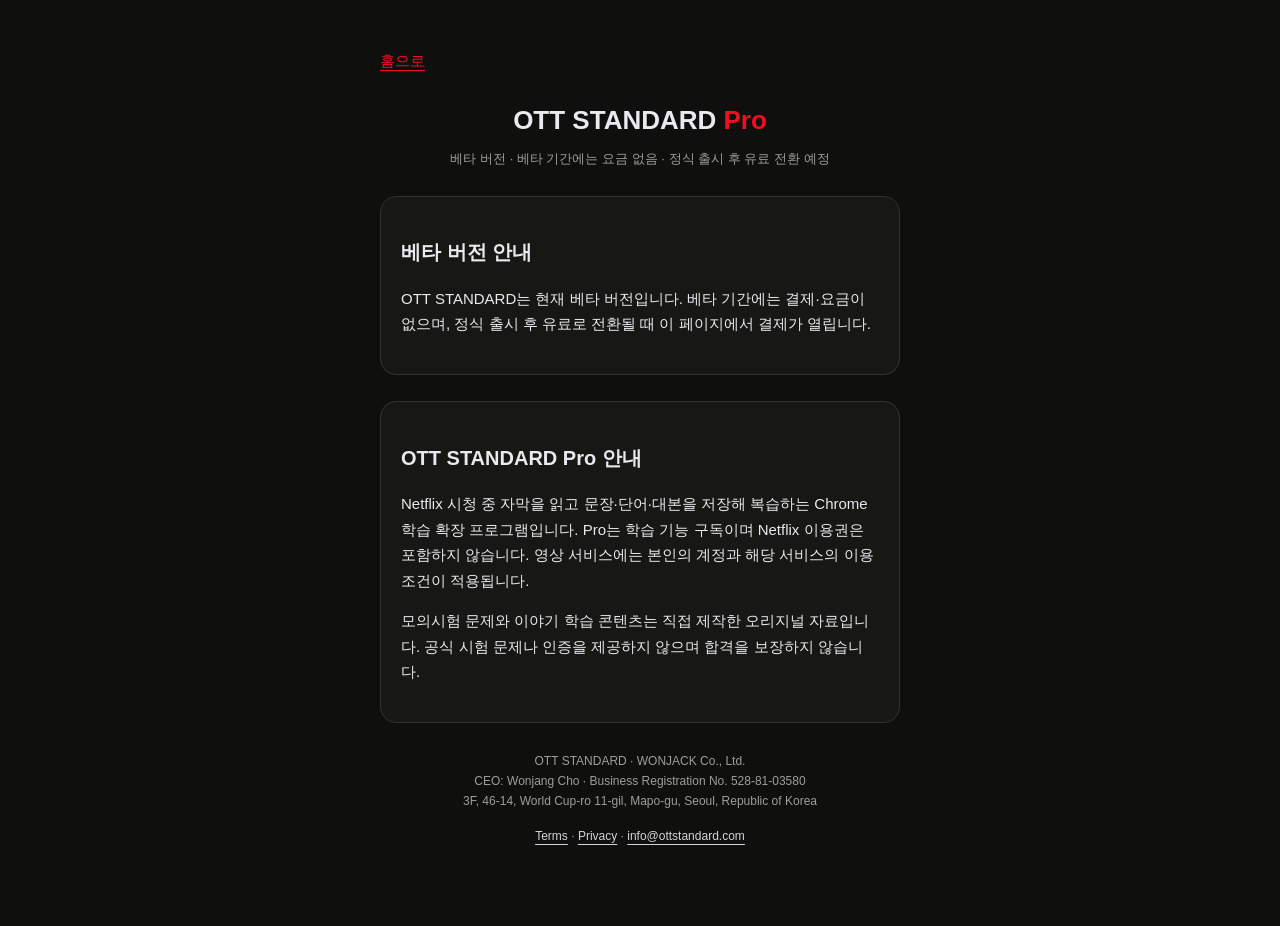
<file: pay/index.html>
<!DOCTYPE html><html lang="ko"><head><meta charset="utf-8"><meta name="viewport" content="width=device-width,initial-scale=1">
<title>Pro 시작하기 · OTT STANDARD</title>
<style>body{margin:0;background:#0f100e;color:#e9e9ef;font:15px/1.7 -apple-system,"Apple SD Gothic Neo","Noto Sans KR","Hiragino Sans",sans-serif}main{max-width:560px;margin:0 auto;padding:48px 20px 80px;text-align:center}h1{font-size:26px;margin:0 0 6px}.sub{color:#9c9f97;font-size:13px}.card{background:#171814;border:1px solid #31342d;border-radius:16px;padding:22px 20px;margin:26px 0;text-align:left}.price{font-size:28px;font-weight:800;margin:6px 0}.tag{display:inline-block;background:#f20d22;color:#fff;border-radius:999px;padding:2px 10px;font-size:12px;font-weight:700}ul{margin:10px 0 0;padding-left:18px;color:#c9cbc4}li{margin:4px 0}button{width:100%;background:#f20d22;color:#fff;border:0;border-radius:12px;padding:16px;font-size:17px;font-weight:800;cursor:pointer;font-family:inherit}button:disabled{opacity:.5}.mail{color:#e9e9ef;font-weight:700}.done{display:none;background:#171814;border:1px solid #ffd54a;border-radius:16px;padding:22px}.foot{margin-top:28px;font-size:12px;color:#9c9f97}.foot a{color:#d2d3d6}:root{--brand:#f20d22}*{box-sizing:border-box}[hidden]{display:none!important}body{overflow-wrap:anywhere}a,a:visited{color:var(--brand);text-underline-offset:4px}a:focus-visible,button:focus-visible{outline:3px solid #fff;outline-offset:4px}.action,.action:visited{display:block;padding:14px 18px;border-radius:12px;background:var(--brand);color:#fff;text-align:center;text-decoration:none;font-weight:700}.page-nav{display:flex;flex-wrap:wrap;justify-content:space-between;gap:16px;margin-bottom:24px}.note{font-size:14px;color:#c9cbc4}.status{padding:14px;border:1px solid var(--brand);border-radius:10px;text-align:left}h2{font-size:20px}.card ol{padding-left:24px}.foot p{margin:14px 0}
</style>
<script src="https://js.tosspayments.com/v2/standard"></script></head><body><main>
<nav class="page-nav" aria-label="페이지 이동"><a href="/" id="home-link">홈으로</a></nav><h1>OTT STANDARD <b style="color:#f20d22">Pro</b></h1><div class="sub" id="sub"></div>
<div class="card" id="card"><span class="tag" id="tag"></span><div class="price" id="price"></div><div id="who"></div><ul id="feat"></ul></div>
<p class="note" id="reference-prices">현재 베타 버전으로 요금·결제가 없습니다. 정식 출시 후 유료(월 구독)로 전환될 때 이 페이지에서 결제가 열립니다.</p>
<p class="note" id="billing-note">베타 기간에는 결제·해지 절차가 없습니다. 정식 출시로 유료 전환 시 결제·해지 방법을 미리 안내합니다.</p>
<p class="status" id="checkout-status" role="alert" hidden></p>
<button id="go" disabled hidden>베타 기간 이용 중</button>
<a class="action" id="install-action" href="#account-guide">설치하고 로그인하기</a>

<section class="card" id="account-guide" aria-labelledby="account-guide-title">
<h2 id="account-guide-title">OTT STANDARD에서 로그인한 뒤 시작해 주세요</h2>
<p id="account-guide-copy">Pro 기능을 사용할 계정을 확인하기 위해, 확장 프로그램에서 로그인한 뒤 이 결제 페이지를 열어 주세요.</p>
<ol id="account-guide-steps"><li>Chrome 웹스토어에서 OTT STANDARD를 설치해 주세요.</li><li>OTT STANDARD 확장 프로그램에서 로그인해 주세요.</li><li>로그인한 확장 프로그램에서 이 결제 페이지를 열고, 표시된 이메일과 결제 조건을 확인해 주세요.</li></ol>
<p><a class="action" id="store-link" href="https://chromewebstore.google.com/detail/ott-standard/icmfmecbpoibeknbmnomaofgomdoaflo?authuser=0&amp;hl=ko" target="_blank" rel="noopener noreferrer">Chrome 웹스토어에서 설치하기 ↗</a></p>
<p><a id="start-link" href="/start/">설치·시작 안내</a> · <a id="support-link" href="/support/">도움말·문의</a></p>
</section>
<noscript><p>구독 신청에는 JavaScript가 필요합니다. Chrome에서 JavaScript를 허용한 뒤 로그인한 OTT STANDARD 확장 프로그램에서 다시 열어 주세요.</p></noscript>
<div class="done" id="done"></div>
<section class="card" aria-labelledby="product-title"><h2 id="product-title">OTT STANDARD Pro 안내</h2><p id="product-copy">Netflix 시청 중 자막을 읽고 문장·단어·대본을 저장해 복습하는 Chrome 학습 확장 프로그램입니다. Pro는 학습 기능 구독이며 Netflix 이용권은 포함하지 않습니다. 영상 서비스에는 본인의 계정과 해당 서비스의 이용 조건이 적용됩니다.</p><p id="original-copy">모의시험 문제와 이야기 학습 콘텐츠는 직접 제작한 오리지널 자료입니다. 공식 시험 문제나 인증을 제공하지 않으며 합격을 보장하지 않습니다.</p></section>
<div class="foot"><p>OTT STANDARD · WONJACK Co., Ltd.<br>CEO: Wonjang Cho · Business Registration No. 528-81-03580<br>3F, 46-14, World Cup-ro 11-gil, Mapo-gu, Seoul, Republic of Korea</p>
<a href="/terms/">Terms</a> · <a href="/privacy/">Privacy</a> · <a href="mailto:info@ottstandard.com">info@ottstandard.com</a></div>
</main><script>
const BETA_NO_PAY = true; // 베타 기간: 결제 비활성화. 정식 출시 때 false로 바꾸면 결제 플로우가 다시 열린다.
// ▼ Toss페이먼츠 설정 — 실제 키로 교체 필요. 테스트 키는 Toss 가입 즉시 발급(무료).
//   CLIENT_KEY: 클라이언트 키(test_ck_.../live_ck_...) · 서버는 시크릿 키(TOSS_SECRET_KEY)를 쓴다.
const CLIENT_KEY = "test_ck_6bJXmgo28e4zeknZGZOerLAnGKWx"; // 씨네픽(실제 상점) 테스트 클라이언트 키 — 라이브 전환 시 이 상점 live_ck_로 교체
const ISSUE_URL  = "https://promvers.com/api/miru/toss/issue"; // 서버: authKey→billingKey 발급
const PRICE_KRW  = 4900;

const ja = (navigator.language || "").toLowerCase().startsWith("ja");
const T = ja ? { sub: "ベータ版 · ベータ期間中は料金なし · 正式リリース後に有料へ移行予定", tag: "Pro 月額プラン", price: "月 4,900ウォン", who: "アカウント: ", feat: ["全スクリプト · 単語帳 · チャレンジ · カレンダー", "模擬試験(JLPT · JPT · TOPIK) · スコア分析", "リピート再生 · シーン表示 · 単語保存"], go: "ベータ期間ご利用中", need: "OTT STANDARD にログインしてからこのページを開いてください", doneTitle: "おめでとうございます！", done: "登録完了！拡張機能に戻ると Pro が有効になります。<br>このページは閉じて構いません。" }
  : { sub: "베타 버전 · 베타 기간에는 요금 없음 · 정식 출시 후 유료 전환 예정", tag: "Pro 월 구독", price: "월 4,900원", who: "계정: ", feat: ["전체 대본 · 단어장 · 도전 · 캘린더", "모의시험(JLPT · JPT · TOPIK) · 점수 분석", "반복 듣기 · 장면 보기 · 단어 저장"], go: "베타 기간 이용 중", need: "OTT STANDARD에서 로그인한 뒤 이 페이지를 열어 주세요", doneTitle: "축하합니다!", done: "등록 완료! 확장 프로그램으로 돌아가면 Pro가 켜집니다.<br>이 페이지는 닫아도 됩니다." };
const $ = (id) => document.getElementById(id);
const say = (ko, jp) => ja ? jp : ko;
$("sub").textContent = T.sub; $("tag").textContent = T.tag; $("price").textContent = T.price;
$("feat").innerHTML = T.feat.map((f) => "<li>" + f + "</li>").join("");
if (ja) {
  document.documentElement.lang = "ja";
  $("home-link").textContent = "ホームへ";
  $("install-action").textContent = "インストールしてログイン";
  $("reference-prices").textContent = "現在ベータ版のため料金・決済はありません。正式リリース後に有料（月額）へ移行する際、このページで決済が開きます。";
  $("billing-note").textContent = "ベータ期間中は決済・解約の手続きはありません。正式リリースで有料へ移行する際、決済・解約方法を事前にご案内します。";
  $("product-title").textContent = "OTT STANDARD Pro について";
  $("product-copy").textContent = "Netflix を視聴しながら字幕を読み、文・単語・台本を保存して復習する Chrome 学習拡張機能です。Pro は学習機能の購読であり、Netflix の利用権は含みません。";
  $("original-copy").textContent = "模擬試験問題と物語教材は独自に制作したオリジナル資料です。公式試験問題や認定を提供するものではなく、合格を保証しません。";
  $("account-guide-title").textContent = "OTT STANDARD にログインしてから始めてください";
  $("account-guide-copy").textContent = "Pro を利用するアカウントを確認するため、拡張機能にログインしてから、この決済ページを開いてください。";
  $("account-guide-steps").innerHTML = "<li>Chrome ウェブストアで OTT STANDARD をインストールしてください。</li><li>OTT STANDARD 拡張機能にログインしてください。</li><li>ログインした拡張機能からこの決済ページを開き、表示されたメールアドレスと決済条件を確認してください。</li>";
  $("store-link").textContent = "Chrome ウェブストアでインストール ↗";
  $("start-link").textContent = "インストール・開始ガイド"; $("support-link").textContent = "お問い合わせ";
}

// 이메일: 확장이 #email= 해시로 넘긴다. Toss 리다이렉트 후에도 쓰려고 sessionStorage에 보관(URL엔 안 남김).
const qs = new URLSearchParams(location.search);
let email = (new URLSearchParams(location.hash.slice(1)).get("email") || "").trim().toLowerCase();
try { if (email) sessionStorage.setItem("njpEmail", email); else email = (sessionStorage.getItem("njpEmail") || "").toLowerCase(); } catch (e) {}
$("who").innerHTML = email ? T.who + '<span class="mail">' + email.replace(/[<>&]/g, "") + "</span>" : '<span class="mail">' + T.need + "</span>";
const go = $("go"); go.textContent = T.go;
go.hidden = !email; go.disabled = !email;
$("install-action").hidden = Boolean(email); $("account-guide").hidden = Boolean(email);
if (BETA_NO_PAY) {
  ["card","reference-prices","billing-note","checkout-status","go","install-action","account-guide","done"].forEach(function (id) { var el = $(id); if (el) el.style.display = "none"; });
  var betaBox = document.createElement("section"); betaBox.className = "card"; betaBox.id = "beta-notice";
  betaBox.innerHTML = "<h2>" + say("베타 버전 안내", "ベータ版のご案内") + "</h2><p>" + say("OTT STANDARD는 현재 베타 버전입니다. 베타 기간에는 결제·요금이 없으며, 정식 출시 후 유료로 전환될 때 이 페이지에서 결제가 열립니다.", "OTT STANDARD は現在ベータ版です。ベータ期間中は決済・料金がなく、正式リリース後に有料へ移行した際、このページで決済が開きます。") + "</p>";
  var mnEl = document.querySelector("main"), anchorEl = $("card"); if (mnEl && anchorEl) mnEl.insertBefore(betaBox, anchorEl); else if (mnEl) mnEl.appendChild(betaBox);
}

function showError(msg) { const mn = document.querySelector("main"); if (mn) mn.style.display = ""; $("checkout-status").textContent = msg; $("checkout-status").hidden = false; go.disabled = !email; }
const unavailable = () => say("결제를 진행하지 못했습니다. 잠시 후 다시 시도하거나 아래 이메일로 문의해 주세요.", "決済を続行できませんでした。しばらくして再度お試しいただくか、下記メールまでお問い合わせください。");

function celebrateDone() {
  $("card").style.display = "none"; go.style.display = "none"; $("install-action").style.display = "none";
  $("account-guide").style.display = "none"; $("checkout-status").hidden = true;
  $("done").style.display = "block"; $("done").innerHTML = "<h2>" + T.doneTitle + "</h2>" + T.done;
  try { if (window.parent !== window) window.parent.postMessage({ njpPay: "completed" }, "*"); } catch (e) {}
  celebrate();
}

// ── Toss 리다이렉트 복귀 처리 ──
//   성공: successUrl?customerKey=&authKey=  → 서버가 billingKey 발급(구독 시작)
//   실패: failUrl?code=&message= 또는 ?fail=1
(async function handleReturn() {
  if (BETA_NO_PAY) return;
  const authKey = qs.get("authKey"), customerKey = qs.get("customerKey");
  if (qs.get("fail") || qs.get("code")) { showError((qs.get("message") || "") || unavailable()); return; }
  if (!authKey || !customerKey) return; // 최초 방문
  go.disabled = true; $("checkout-status").hidden = true;
  try {
    const res = await fetch(ISSUE_URL, { method: "POST", headers: { "Content-Type": "application/json" },
      body: JSON.stringify({ app: "netflixmiru", email, authKey, customerKey }) });
    const r = await res.json();
    if (res.ok && r.ok) celebrateDone();
    else showError(unavailable());
  } catch (e) { showError(unavailable()); }
})();

// Toss customerKey 규칙(영숫자+-_=.@, 2~50자) — 서버는 Toss가 되돌려준 값을 쓰므로 여기선 요청 생성용
function customerKeyFor(e) {
  e = (e || "").toLowerCase();
  if (/^[A-Za-z0-9._@=\-]{2,50}$/.test(e)) return e;
  return ("u_" + btoa(unescape(encodeURIComponent(e))).replace(/\+/g, "-").replace(/\//g, "_").replace(/=+$/, "")).slice(0, 50);
}
async function startBilling() {
  if (BETA_NO_PAY) return;
  if (!email) return;
  go.disabled = true; $("checkout-status").hidden = true;
  try {
    if (!window.TossPayments) throw new Error("sdk");
    try { sessionStorage.setItem("njpEmail", email); } catch (e) {}
    const payment = TossPayments(CLIENT_KEY).payment({ customerKey: customerKeyFor(email) });
    await payment.requestBillingAuth({
      method: "CARD",
      successUrl: location.origin + "/pay/",
      failUrl: location.origin + "/pay/?fail=1",
      customerEmail: email,
    });
  } catch (e) { showError(unavailable()); }
}
go.addEventListener("click", () => { if (!go.disabled) startBilling(); });

// 최초 방문(복귀 아님) + 이메일 있음 → 요금 안내(recap) 건너뛰고 바로 Toss 카드 등록창을 연다.
//   requestBillingAuth가 프레임을 Toss 카드 페이지로 넘기므로, recap을 숨겨 깜빡임을 없앤다.
if (!BETA_NO_PAY && email && !qs.get("authKey") && !qs.get("fail") && !qs.get("code")) {
  const mn = document.querySelector("main");
  if (mn) mn.style.display = "none";   // 카드 등록창 뒤 배경(요금 안내·푸터 등) 숨김 — 실패 시 showError가 다시 보여줌
  go.textContent = say("카드 등록하기", "カード登録");
  setTimeout(startBilling, 60);
}

// ===== 폭죽 연출 — 결제 완료 순간 =====
// 축하음: 오디오 파일 없이 Web Audio로 짧은 상승 팡파르 합성.
// 브라우저 자동재생 정책상 리다이렉트 직후엔 막힐 수 있음 — best-effort(막히면 조용히 무음, 폭죽은 그대로).
function playFanfare() {
  try {
    const AC = window.AudioContext || window.webkitAudioContext; if (!AC) return;
    const ctx = new AC(); if (ctx.state === "suspended") ctx.resume();
    const note = (t, f, d = 0.45, g = 0.16) => {
      const o = ctx.createOscillator(), a = ctx.createGain();
      o.type = "triangle"; o.frequency.value = f;
      a.gain.setValueAtTime(0, t); a.gain.linearRampToValueAtTime(g, t + 0.02);
      a.gain.exponentialRampToValueAtTime(0.0001, t + d);
      o.connect(a).connect(ctx.destination); o.start(t); o.stop(t + d + 0.05);
    };
    const t = ctx.currentTime;
    [523.25, 659.25, 783.99].forEach((f, i) => note(t + i * 0.12, f)); // 도·미·솔 상승
    [1046.5, 1318.5].forEach((f) => note(t + 0.42, f, 0.8, 0.12));      // 옥타브 위 마무리 화음
  } catch (e) {}
}
function celebrate() {
  playFanfare();
  const cv = document.createElement("canvas");
  cv.style.cssText = "position:fixed;inset:0;width:100%;height:100%;pointer-events:none;z-index:9999";
  document.body.appendChild(cv);
  const ctx = cv.getContext("2d");
  const fit = () => { cv.width = innerWidth; cv.height = innerHeight; };
  fit(); addEventListener("resize", fit);
  const COLORS = ["#f20d22", "#ffd54a", "#2fd4a0", "#8b7bff", "#ff8a65", "#4fc3f7", "#fff"];
  const parts = [];
  const burst = (x, y, n) => { for (let i = 0; i < n; i++) { const a = Math.random() * Math.PI * 2, v = 4 + Math.random() * 7;
    parts.push({ x, y, vx: Math.cos(a) * v, vy: Math.sin(a) * v - 3, w: 5 + Math.random() * 6, h: 8 + Math.random() * 8,
      c: COLORS[(Math.random() * COLORS.length) | 0], r: Math.random() * Math.PI, vr: (Math.random() - .5) * .3, life: 90 + Math.random() * 60 }); } };
  burst(cv.width / 2, cv.height * .35, 90);
  setTimeout(() => burst(cv.width * .25, cv.height * .3, 60), 350);
  setTimeout(() => burst(cv.width * .75, cv.height * .3, 60), 700);
  let alive = true;
  (function loop() {
    ctx.clearRect(0, 0, cv.width, cv.height);
    let n = 0;
    for (const p of parts) {
      if (p.life <= 0) continue; n++;
      p.life--; p.x += p.vx; p.y += p.vy; p.vy += .16; p.vx *= .99; p.r += p.vr;
      ctx.save(); ctx.translate(p.x, p.y); ctx.rotate(p.r);
      ctx.globalAlpha = Math.min(1, p.life / 40); ctx.fillStyle = p.c;
      ctx.fillRect(-p.w / 2, -p.h / 2, p.w, p.h); ctx.restore();
    }
    if (n && alive) requestAnimationFrame(loop); else cv.remove();
  })();
  setTimeout(() => { alive = false; }, 6000);
}
</script></body></html>
</file>
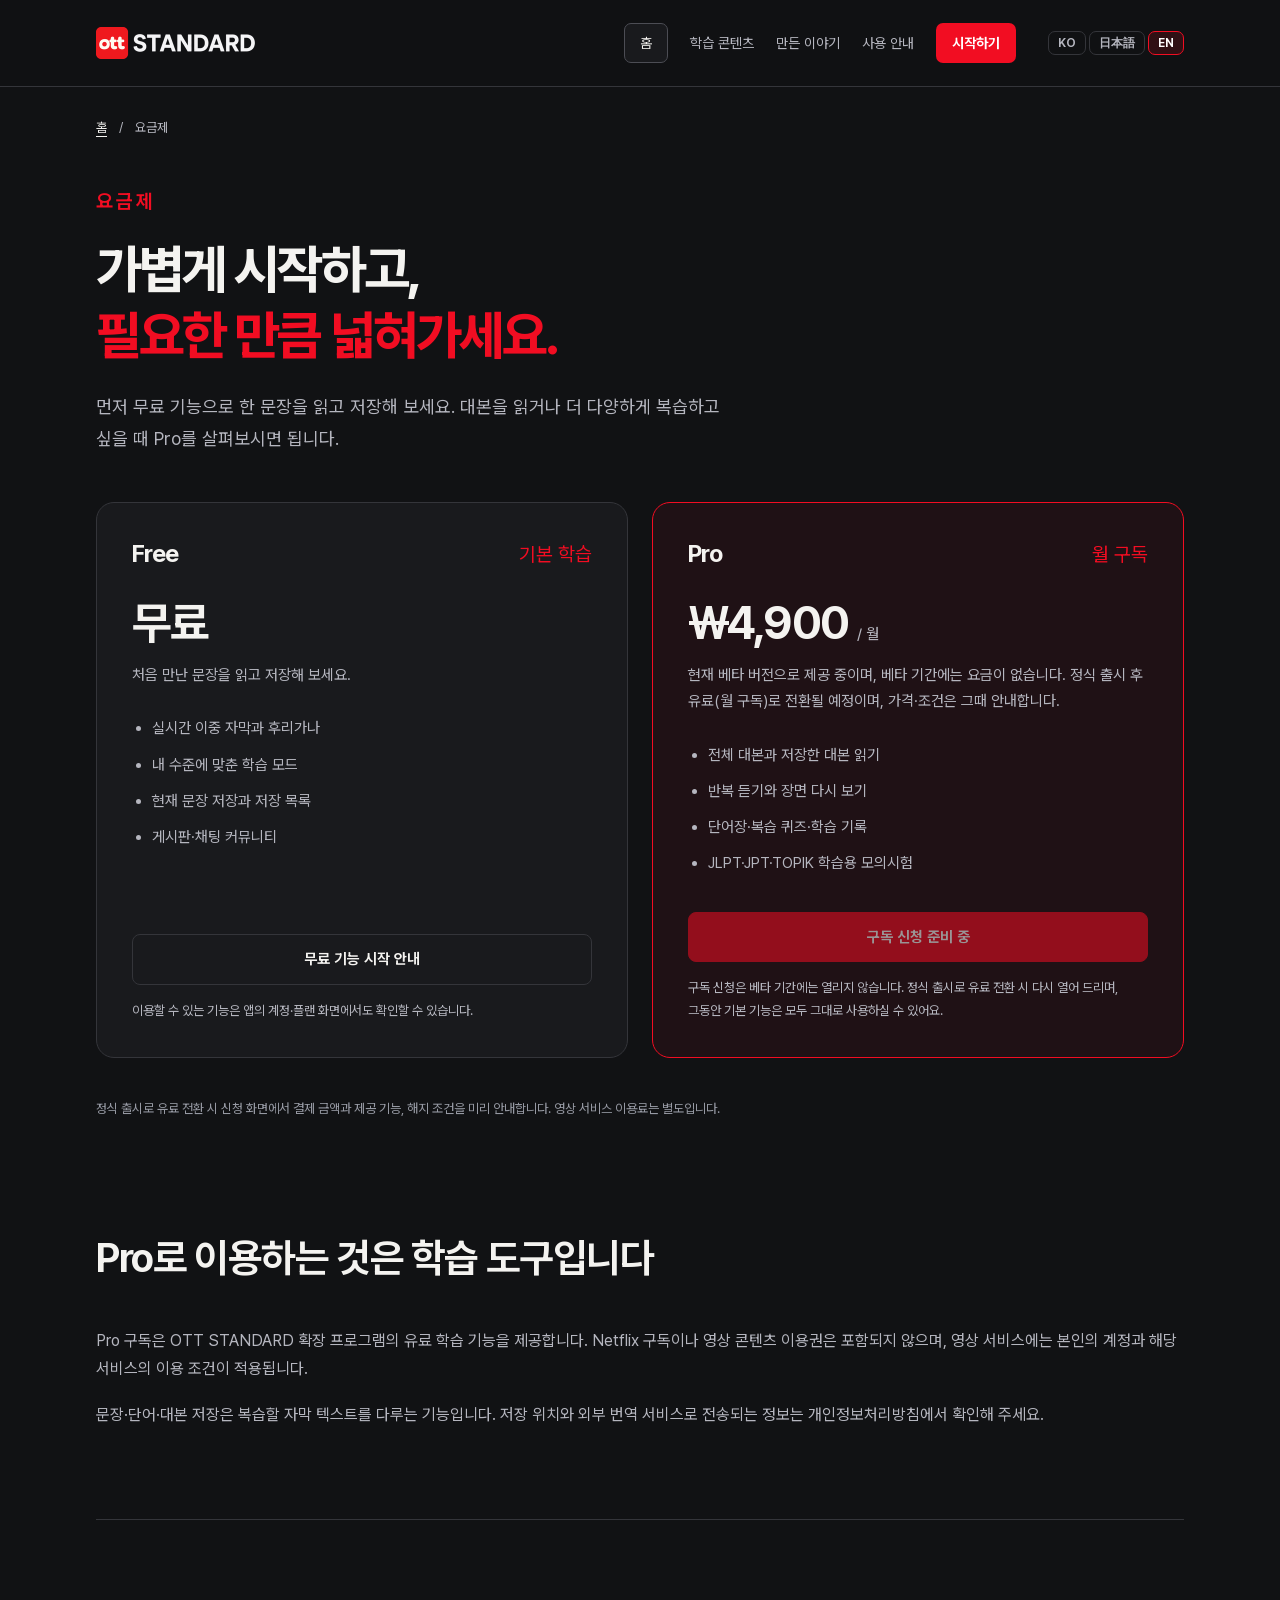
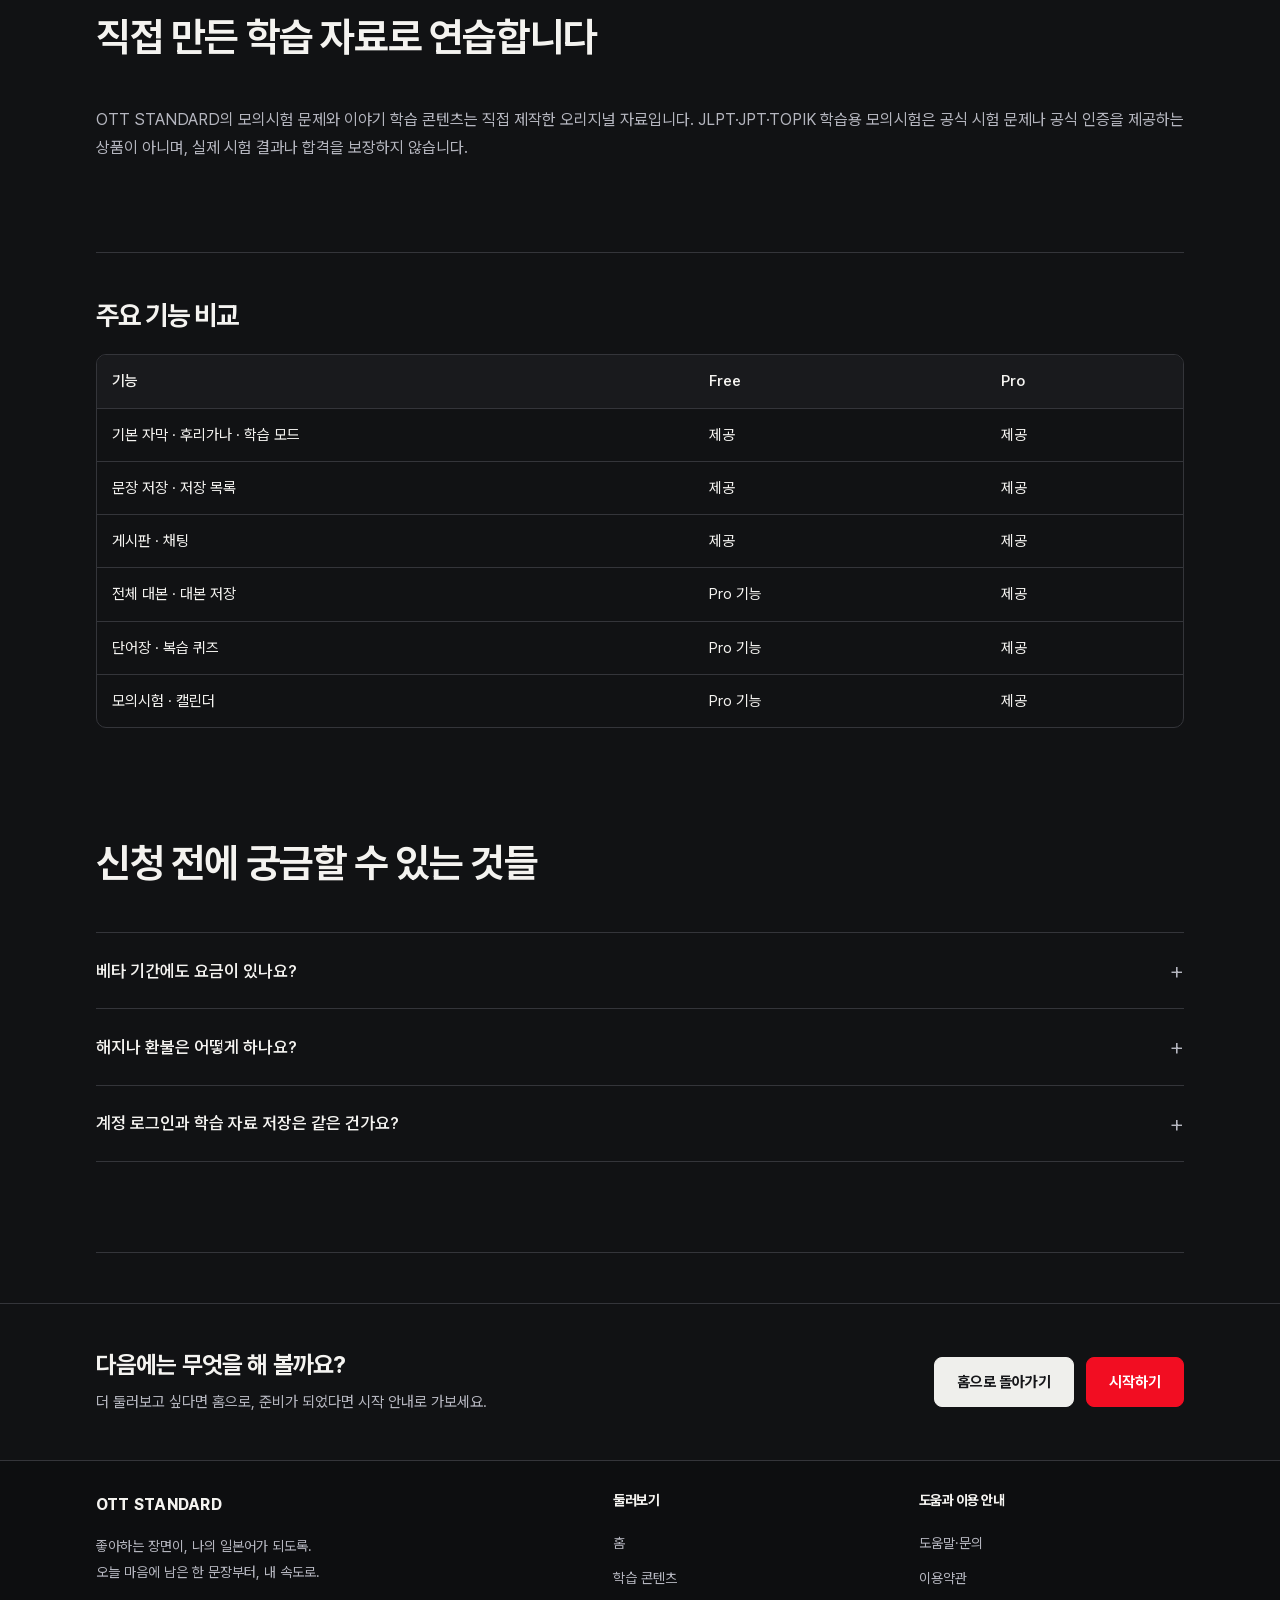
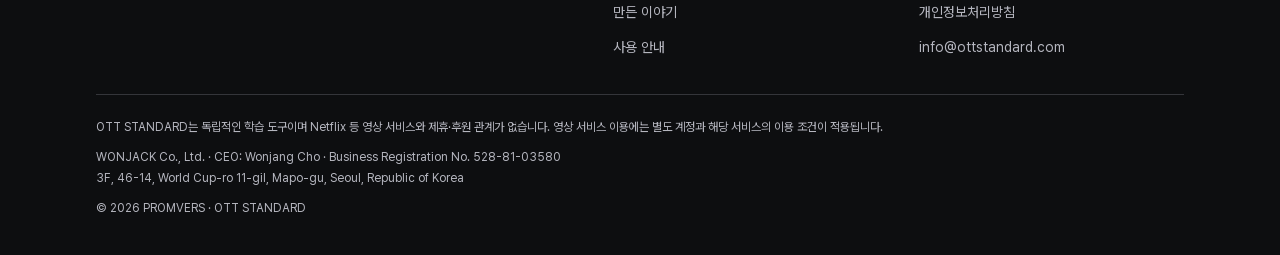
<file: pricing/index.html>
<!doctype html>
<html lang="ko"><head><meta charset="utf-8"><meta name="viewport" content="width=device-width,initial-scale=1"><meta name="theme-color" content="#111214"><title>요금제 · OTT STANDARD</title><meta name="description" content="좋아하는 장면이, 나의 일본어가 되도록. OTT STANDARD의 학습 콘텐츠, 사용 안내와 요금제를 만나보세요."><link rel="icon" href="/assets/logo.png?v=3" type="image/png"><link rel="stylesheet" href="/assets/site.css?v=i18n-20261016a"><meta name="robots" content="noindex">
</head><body data-mode="multipage"><a class="skip" href="#main">본문으로 바로가기</a><header class="topbar"><div class="wrap topbar-inner"><a class="brand notranslate" translate="no" href="/" aria-label="OTT STANDARD 홈"><img src="[data-uri]" width="159" height="32" alt="" aria-hidden="true" translate="no" class="notranslate" style="display:block;height:32px;width:auto"></a><nav class="nav" aria-label="주 메뉴"><a class="home-link" data-nav="home" href="/">홈</a><a class="" data-nav="learning" href="/learning/">학습 콘텐츠</a><a class="" data-nav="about" href="/about/">만든 이야기</a><a class="" data-nav="docs" href="/docs/">사용 안내</a><a class="nav-start" data-nav="start" href="/start/">시작하기</a></nav></div></header><main id="main" class="wrap page-content"><div class="breadcrumb" aria-label="현재 위치"><a href="/">홈</a><span aria-hidden="true">/</span><span>요금제</span></div><div class="page-title"><span class="eyebrow">요금제</span><h1 tabindex="-1">가볍게 시작하고,<br><span class="accent">필요한 만큼 넓혀가세요.</span></h1><p>먼저 무료 기능으로 한 문장을 읽고 저장해 보세요. 대본을 읽거나 더 다양하게 복습하고 싶을 때 Pro를 살펴보시면 됩니다.</p></div>
<div class="plans"><article class="plan"><div class="plan-head"><h2>Free</h2><span>기본 학습</span></div><div class="price">무료</div><p>처음 만난 문장을 읽고 저장해 보세요.</p><ul><li>실시간 이중 자막과 후리가나</li><li>내 수준에 맞춘 학습 모드</li><li>현재 문장 저장과 저장 목록</li><li>게시판·채팅 커뮤니티</li></ul><a class="button " href="/start/">무료 기능 시작 안내</a><p class="plan-note">이용할 수 있는 기능은 앱의 계정·플랜 화면에서도 확인할 수 있습니다.</p></article>
<article class="plan pro"><div class="plan-head"><h2>Pro</h2><span>월 구독</span></div><div class="price">₩4,900 <small>/ 월</small></div><p>현재 베타 버전으로 제공 중이며, 베타 기간에는 요금이 없습니다. 정식 출시 후 유료(월 구독)로 전환될 예정이며, 가격·조건은 그때 안내합니다.</p><ul><li>전체 대본과 저장한 대본 읽기</li><li>반복 듣기와 장면 다시 보기</li><li>단어장·복습 퀴즈·학습 기록</li><li>JLPT·JPT·TOPIK 학습용 모의시험</li></ul><span class="button primary" aria-disabled="true" style="opacity:.55;cursor:not-allowed;pointer-events:none">구독 신청 준비 중</span><p class="plan-note">구독 신청은 베타 기간에는 열리지 않습니다. 정식 출시로 유료 전환 시 다시 열어 드리며, 그동안 기본 기능은 모두 그대로 사용하실 수 있어요.</p></article></div>
<p class="small-note" style="margin-bottom:20px">정식 출시로 유료 전환 시 신청 화면에서 결제 금액과 제공 기능, 해지 조건을 미리 안내합니다. 영상 서비스 이용료는 별도입니다.</p>

<section class="section"><div class="section-head"><h2>Pro로 이용하는 것은 학습 도구입니다</h2></div><p>Pro 구독은 OTT STANDARD 확장 프로그램의 유료 학습 기능을 제공합니다. Netflix 구독이나 영상 콘텐츠 이용권은 포함되지 않으며, 영상 서비스에는 본인의 계정과 해당 서비스의 이용 조건이 적용됩니다.</p><p>문장·단어·대본 저장은 복습할 자막 텍스트를 다루는 기능입니다. 저장 위치와 외부 번역 서비스로 전송되는 정보는 <a href="/privacy/">개인정보처리방침</a>에서 확인해 주세요.</p></section><section class="section"><div class="section-head"><h2>직접 만든 학습 자료로 연습합니다</h2></div><p>OTT STANDARD의 모의시험 문제와 이야기 학습 콘텐츠는 직접 제작한 오리지널 자료입니다. JLPT·JPT·TOPIK 학습용 모의시험은 공식 시험 문제나 공식 인증을 제공하는 상품이 아니며, 실제 시험 결과나 합격을 보장하지 않습니다.</p></section><section class="price-table"><h2>주요 기능 비교</h2><div class="table-wrap"><table><thead><tr><th scope="col">기능</th><th scope="col">Free</th><th scope="col">Pro</th></tr></thead><tbody><tr><td>기본 자막 · 후리가나 · 학습 모드</td><td>제공</td><td>제공</td></tr><tr><td>문장 저장 · 저장 목록</td><td>제공</td><td>제공</td></tr><tr><td>게시판 · 채팅</td><td>제공</td><td>제공</td></tr><tr><td>전체 대본 · 대본 저장</td><td>Pro 기능</td><td>제공</td></tr><tr><td>단어장 · 복습 퀴즈</td><td>Pro 기능</td><td>제공</td></tr><tr><td>모의시험 · 캘린더</td><td>Pro 기능</td><td>제공</td></tr></tbody></table></div></section>
<section class="section"><div class="section-head"><h2>신청 전에 궁금할 수 있는 것들</h2></div><div class="faq-list"><details><summary>베타 기간에도 요금이 있나요?</summary><div class="detail-body"><p>아니요. 현재 베타 버전으로 요금이 없습니다. 정식 출시 후 유료 전환 시 가격·결제·환불 조건을 미리 안내합니다.</p></div></details><details><summary>해지나 환불은 어떻게 하나요?</summary><div class="detail-body"><p>현재 베타 기간에는 결제가 없어 해지·환불이 필요하지 않습니다. 정식 출시로 유료 전환 시 해지·환불 방법을 안내합니다. 문의: <a href="/support/" style="text-decoration:underline">도움말·문의</a>.</p></div></details><details><summary>계정 로그인과 학습 자료 저장은 같은 건가요?</summary><div class="detail-body"><p>로그인은 구독 권한을 확인하는 데 사용되며, 저장한 문장·단어와 학습 기록은 사용 중인 브라우저에 보관됩니다. 다른 PC에서 이어 쓰려면 Google 데이터 저장 기능으로 저장한 데이터를 불러와 주세요. 로그인만으로 데이터 저장과 불러오기가 완료되지는 않습니다. 브라우저나 확장 프로그램 데이터를 삭제하기 전에는 저장한 자료를 확인해 주세요.</p></div></details></div></section></main><div class="page-navigation"><div class="wrap page-navigation-inner"><div><h2>다음에는 무엇을 해 볼까요?</h2><p>더 둘러보고 싶다면 홈으로, 준비가 되었다면 시작 안내로 가보세요.</p></div><div class="actions"><a class="button home-button" href="/">홈으로 돌아가기</a><a class="button primary" href="/start/">시작하기</a></div></div></div>
<footer class="footer"><div class="wrap"><div class="footer-menu"><div><a class="brand" href="/">OTT STANDARD</a><p>좋아하는 장면이, 나의 일본어가 되도록.<br>오늘 마음에 남은 한 문장부터, 내 속도로.</p></div><div><h3>둘러보기</h3><a href="/">홈</a><a href="/learning/">학습 콘텐츠</a><a href="/about/">만든 이야기</a><a href="/docs/">사용 안내</a></div><div><h3>도움과 이용 안내</h3><a href="/support/">도움말·문의</a><a href="/terms/">이용약관</a><a href="/privacy/">개인정보처리방침</a><a href="mailto:info@ottstandard.com">info@ottstandard.com</a></div></div><div class="footer-bottom"><p>OTT STANDARD는 독립적인 학습 도구이며 Netflix 등 영상 서비스와 제휴·후원 관계가 없습니다. 영상 서비스 이용에는 별도 계정과 해당 서비스의 이용 조건이 적용됩니다.</p><p>WONJACK Co., Ltd. · CEO: Wonjang Cho · Business Registration No. 528-81-03580<br>3F, 46-14, World Cup-ro 11-gil, Mapo-gu, Seoul, Republic of Korea</p><p>© 2026 PROMVERS · OTT STANDARD</p></div></div></footer><script src="/assets/site.js?v=i18n-20261003"></script></body></html>
</file>
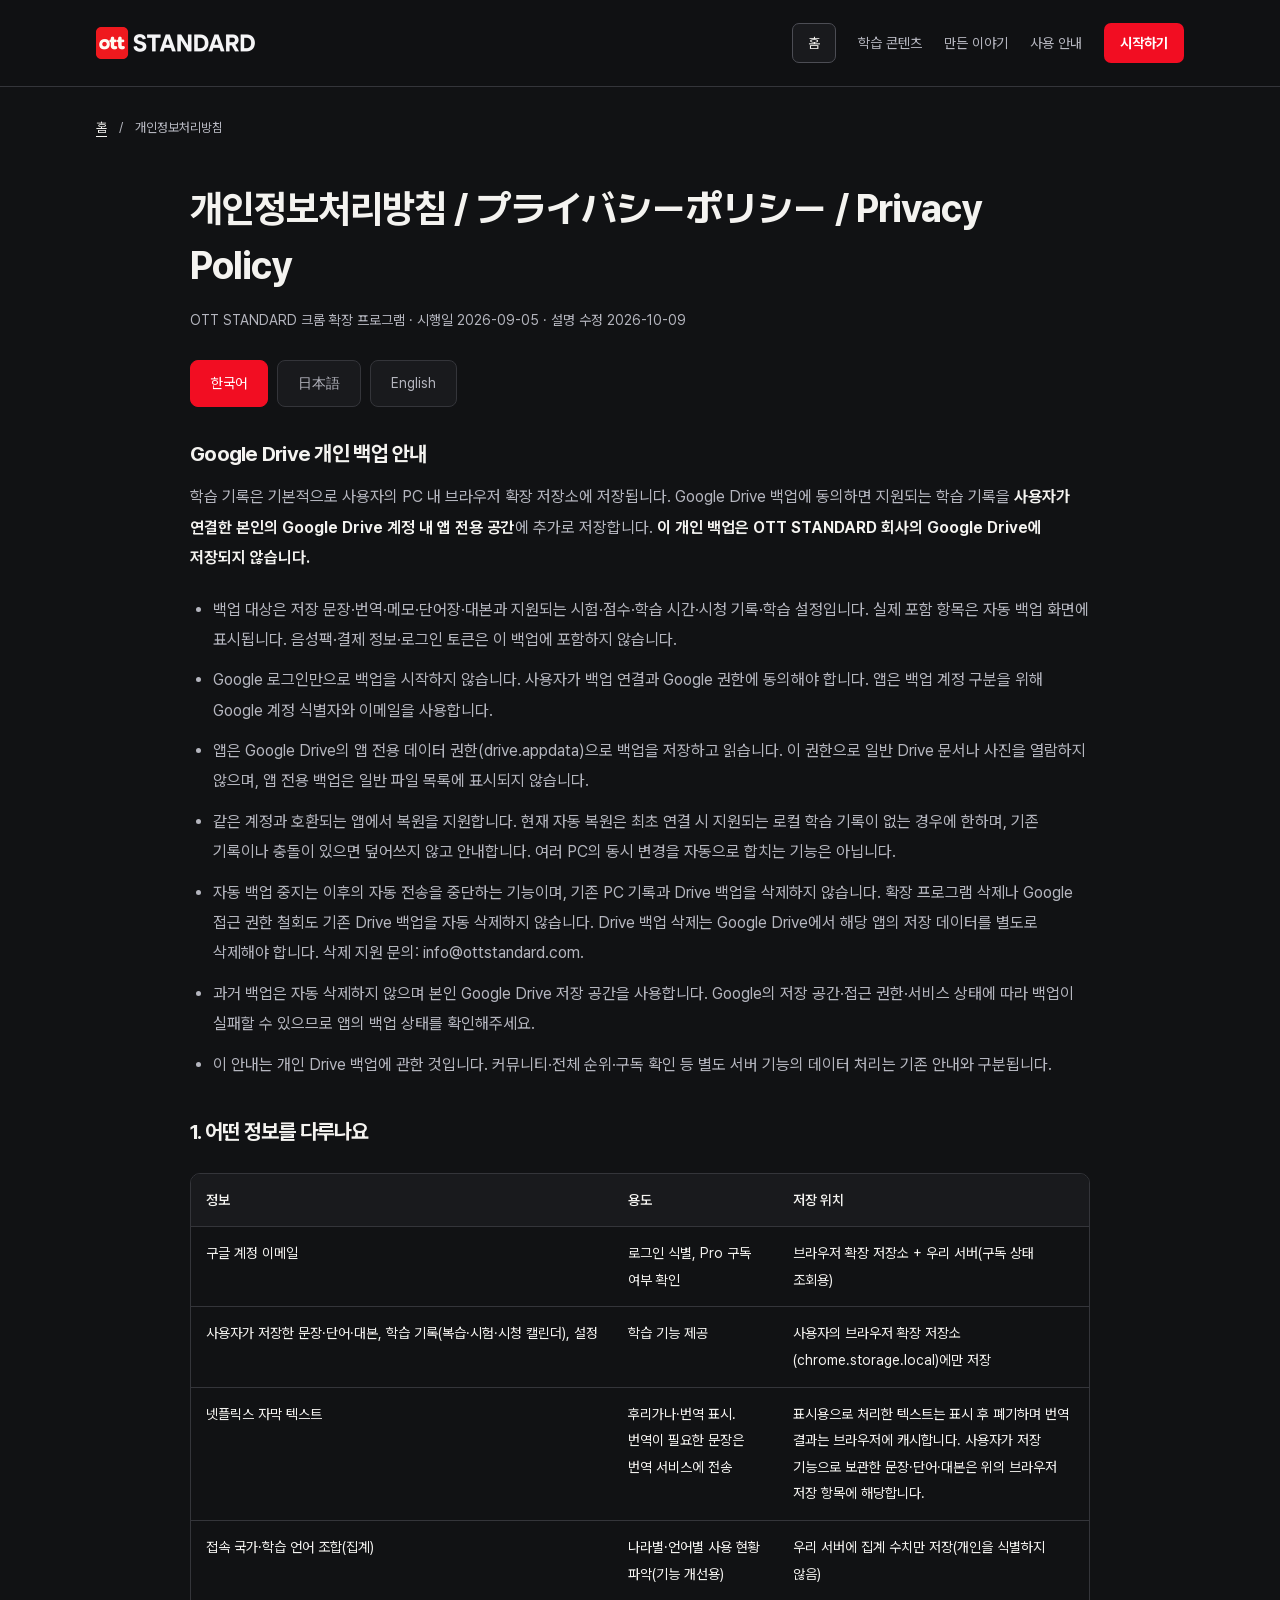
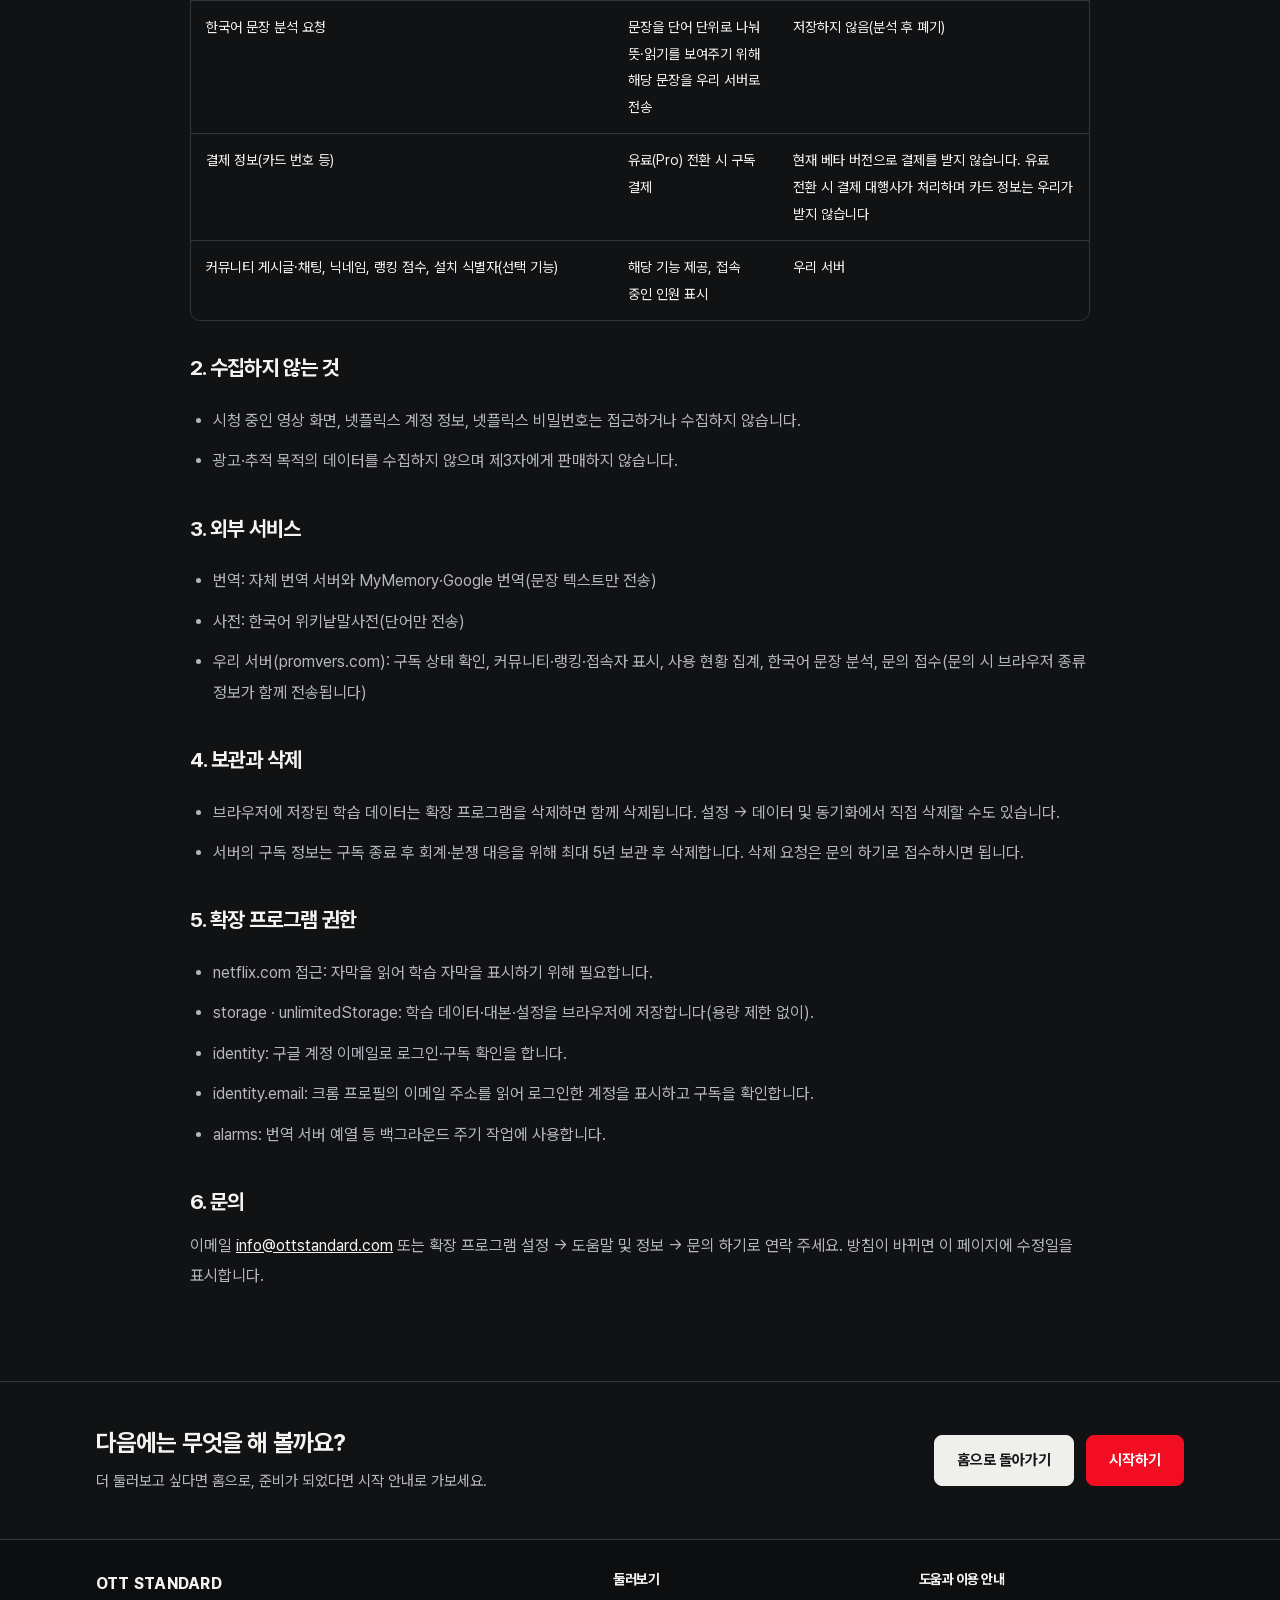
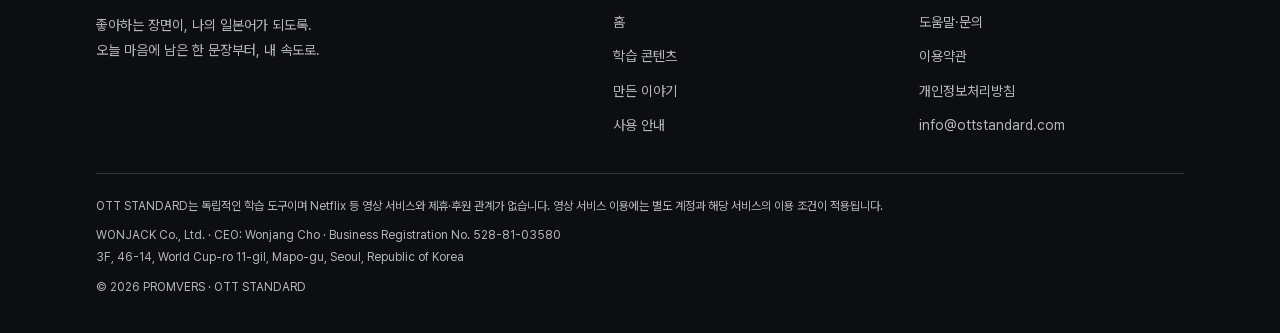
<file: privacy/index.html>
<!doctype html>
<html lang="ko"><head><meta charset="utf-8"><meta name="viewport" content="width=device-width,initial-scale=1"><meta name="theme-color" content="#111214"><title>개인정보처리방침 · OTT STANDARD</title><meta name="description" content="좋아하는 장면이, 나의 일본어가 되도록. OTT STANDARD의 학습 콘텐츠, 사용 안내와 요금제를 만나보세요."><link rel="icon" href="/assets/logo.png?v=3" type="image/png"><link rel="stylesheet" href="/assets/site.css?v=i18n-20261016a"></head><body data-mode="multipage"><a class="skip" href="#main">본문으로 바로가기</a><header class="topbar"><div class="wrap topbar-inner"><a class="brand notranslate" translate="no" href="/" aria-label="OTT STANDARD 홈"><img src="[data-uri]" width="159" height="32" alt="" aria-hidden="true" translate="no" class="notranslate" style="display:block;height:32px;width:auto"></a><nav class="nav" aria-label="주 메뉴"><a class="home-link" data-nav="home" href="/">홈</a><a class="" data-nav="learning" href="/learning/">학습 콘텐츠</a><a class="" data-nav="about" href="/about/">만든 이야기</a><a class="" data-nav="docs" href="/docs/">사용 안내</a><a class="nav-start" data-nav="start" href="/start/">시작하기</a></nav></div></header><main id="main" class="wrap page-content"><div class="breadcrumb" aria-label="현재 위치"><a href="/">홈</a><span aria-hidden="true">/</span><span>개인정보처리방침</span></div><article class="policy">
<h1>개인정보처리방침 / プライバシーポリシー / Privacy Policy</h1><div class="sub">OTT STANDARD 크롬 확장 프로그램 · 시행일 2026-09-05 · 설명 수정 2026-10-09</div>
<div class="lang" role="group" aria-label="문서 언어 선택"><button type="button" aria-pressed="true" class="on" data-l="ko">한국어</button><button type="button" aria-pressed="false" data-l="ja">日本語</button><button type="button" aria-pressed="false" data-l="en">English</button></div>

<section data-policy-lang="ko" lang="ko">

<h2>Google Drive 개인 백업 안내</h2>
<p>학습 기록은 기본적으로 사용자의 PC 내 브라우저 확장 저장소에 저장됩니다. Google Drive 백업에 동의하면 지원되는 학습 기록을 <strong>사용자가 연결한 본인의 Google Drive 계정 내 앱 전용 공간</strong>에 추가로 저장합니다. <strong>이 개인 백업은 OTT STANDARD 회사의 Google Drive에 저장되지 않습니다.</strong></p>
<ul><li>백업 대상은 저장 문장·번역·메모·단어장·대본과 지원되는 시험·점수·학습 시간·시청 기록·학습 설정입니다. 실제 포함 항목은 자동 백업 화면에 표시됩니다. 음성팩·결제 정보·로그인 토큰은 이 백업에 포함하지 않습니다.</li><li>Google 로그인만으로 백업을 시작하지 않습니다. 사용자가 백업 연결과 Google 권한에 동의해야 합니다. 앱은 백업 계정 구분을 위해 Google 계정 식별자와 이메일을 사용합니다.</li><li>앱은 Google Drive의 앱 전용 데이터 권한(drive.appdata)으로 백업을 저장하고 읽습니다. 이 권한으로 일반 Drive 문서나 사진을 열람하지 않으며, 앱 전용 백업은 일반 파일 목록에 표시되지 않습니다.</li><li>같은 계정과 호환되는 앱에서 복원을 지원합니다. 현재 자동 복원은 최초 연결 시 지원되는 로컬 학습 기록이 없는 경우에 한하며, 기존 기록이나 충돌이 있으면 덮어쓰지 않고 안내합니다. 여러 PC의 동시 변경을 자동으로 합치는 기능은 아닙니다.</li><li>자동 백업 중지는 이후의 자동 전송을 중단하는 기능이며, 기존 PC 기록과 Drive 백업을 삭제하지 않습니다. 확장 프로그램 삭제나 Google 접근 권한 철회도 기존 Drive 백업을 자동 삭제하지 않습니다. Drive 백업 삭제는 Google Drive에서 해당 앱의 저장 데이터를 별도로 삭제해야 합니다. 삭제 지원 문의: info@ottstandard.com.</li><li>과거 백업은 자동 삭제하지 않으며 본인 Google Drive 저장 공간을 사용합니다. Google의 저장 공간·접근 권한·서비스 상태에 따라 백업이 실패할 수 있으므로 앱의 백업 상태를 확인해주세요.</li><li>이 안내는 개인 Drive 백업에 관한 것입니다. 커뮤니티·전체 순위·구독 확인 등 별도 서버 기능의 데이터 처리는 기존 안내와 구분됩니다.</li></ul>

<h2>1. 어떤 정보를 다루나요</h2>
<div class="table-wrap"><table><tr><th>정보</th><th>용도</th><th>저장 위치</th></tr>
<tr><td>구글 계정 이메일</td><td>로그인 식별, Pro 구독 여부 확인</td><td>브라우저 확장 저장소 + 우리 서버(구독 상태 조회용)</td></tr>
<tr><td>사용자가 저장한 문장·단어·대본, 학습 기록(복습·시험·시청 캘린더), 설정</td><td>학습 기능 제공</td><td>사용자의 브라우저 확장 저장소(chrome.storage.local)에만 저장</td></tr>
<tr><td>넷플릭스 자막 텍스트</td><td>후리가나·번역 표시. 번역이 필요한 문장은 번역 서비스에 전송</td><td>표시용으로 처리한 텍스트는 표시 후 폐기하며 번역 결과는 브라우저에 캐시합니다. 사용자가 저장 기능으로 보관한 문장·단어·대본은 위의 브라우저 저장 항목에 해당합니다.</td></tr><tr><td>접속 국가·학습 언어 조합(집계)</td><td>나라별·언어별 사용 현황 파악(기능 개선용)</td><td>우리 서버에 집계 수치만 저장(개인을 식별하지 않음)</td></tr><tr><td>한국어 문장 분석 요청</td><td>문장을 단어 단위로 나눠 뜻·읽기를 보여주기 위해 해당 문장을 우리 서버로 전송</td><td>저장하지 않음(분석 후 폐기)</td></tr>
<tr><td>결제 정보(카드 번호 등)</td><td>유료(Pro) 전환 시 구독 결제</td><td>현재 베타 버전으로 결제를 받지 않습니다. 유료 전환 시 결제 대행사가 처리하며 카드 정보는 우리가 받지 않습니다</td></tr>
<tr><td>커뮤니티 게시글·채팅, 닉네임, 랭킹 점수, 설치 식별자(선택 기능)</td><td>해당 기능 제공, 접속 중인 인원 표시</td><td>우리 서버</td></tr></table></div>
<h2>2. 수집하지 않는 것</h2>
<ul><li>시청 중인 영상 화면, 넷플릭스 계정 정보, 넷플릭스 비밀번호는 접근하거나 수집하지 않습니다.</li><li>광고·추적 목적의 데이터를 수집하지 않으며 제3자에게 판매하지 않습니다.</li></ul>
<h2>3. 외부 서비스</h2>
<ul><li>번역: 자체 번역 서버와 MyMemory·Google 번역(문장 텍스트만 전송)</li><li>사전: 한국어 위키낱말사전(단어만 전송)</li><li>우리 서버(promvers.com): 구독 상태 확인, 커뮤니티·랭킹·접속자 표시, 사용 현황 집계, 한국어 문장 분석, 문의 접수(문의 시 브라우저 종류 정보가 함께 전송됩니다)</li></ul>
<h2>4. 보관과 삭제</h2>
<ul><li>브라우저에 저장된 학습 데이터는 확장 프로그램을 삭제하면 함께 삭제됩니다. 설정 → 데이터 및 동기화에서 직접 삭제할 수도 있습니다.</li><li>서버의 구독 정보는 구독 종료 후 회계·분쟁 대응을 위해 최대 5년 보관 후 삭제합니다. 삭제 요청은 문의 하기로 접수하시면 됩니다.</li></ul>
<h2>5. 확장 프로그램 권한</h2>
<ul><li>netflix.com 접근: 자막을 읽어 학습 자막을 표시하기 위해 필요합니다.</li><li>storage · unlimitedStorage: 학습 데이터·대본·설정을 브라우저에 저장합니다(용량 제한 없이).</li><li>identity: 구글 계정 이메일로 로그인·구독 확인을 합니다.</li><li>identity.email: 크롬 프로필의 이메일 주소를 읽어 로그인한 계정을 표시하고 구독을 확인합니다.</li><li>alarms: 번역 서버 예열 등 백그라운드 주기 작업에 사용합니다.</li></ul>
<h2>6. 문의</h2>
<p>이메일 <a href="mailto:info@ottstandard.com">info@ottstandard.com</a> 또는 확장 프로그램 설정 → 도움말 및 정보 → 문의 하기로 연락 주세요. 방침이 바뀌면 이 페이지에 수정일을 표시합니다.</p>
</section>

<section data-policy-lang="ja" lang="ja" hidden>

<h2>Google Drive の個人バックアップについて</h2>
<p>学習記録は通常、ご本人のPC内の拡張機能ストレージに保存されます。Google Drive バックアップに同意すると、対応する学習記録を<strong>接続したご本人の Google Drive アカウント内のアプリ専用領域</strong>にも保存します。<strong>この個人バックアップは OTT STANDARD の会社の Google Drive には保存されません。</strong></p>
<ul><li>対象は保存した文・翻訳・メモ・単語帳・台本と、対応する試験・スコア・学習時間・視聴記録・学習設定です。実際の対象は自動バックアップ画面に表示されます。音声パック・決済情報・ログイントークンは含みません。</li><li>Google ログインだけでは開始しません。バックアップ接続と Google の権限への同意が必要です。アカウント識別のため Google アカウントの識別子とメールアドレスを使用します。</li><li>アプリ専用データ権限(drive.appdata)で保存・読み込みを行います。この権限で通常の文書や写真を閲覧することはありません。バックアップは通常のファイル一覧には表示されません。</li><li>同じアカウントと対応アプリで復元を利用できます。現在の自動復元は、初回接続時に対象のローカル学習記録がない場合に限ります。既存記録や競合がある場合は上書きせず案内します。複数PCでの同時変更の自動統合は行いません。</li><li>自動バックアップの停止は以後の自動転送を止めるだけで、PCの記録や既存バックアップは削除しません。拡張機能の削除や Google のアクセス権限の取り消しでも Drive バックアップは自動削除されません。削除するには Google Drive で当該アプリの保存データを別途削除してください。お問い合わせ: info@ottstandard.com。</li><li>過去のバックアップは自動削除せず、ご本人の Drive 容量を使用します。容量・権限・サービス状態により失敗する場合があるため、アプリの状態表示をご確認ください。</li><li>これは個人 Drive バックアップの説明です。コミュニティ・全体ランキング・購読確認など別のサーバー機能のデータ処理とは区別されます。</li></ul>

<h2>1. 取り扱う情報</h2>
<div class="table-wrap"><table><tr><th>情報</th><th>目的</th><th>保存場所</th></tr>
<tr><td>Google アカウントのメールアドレス</td><td>ログイン識別、Pro サブスクリプション状態の確認</td><td>ブラウザの拡張機能ストレージ＋当社サーバー（購読状態の照会用）</td></tr>
<tr><td>ユーザーが保存した文・単語・台本、学習記録（復習・試験・視聴カレンダー）、設定</td><td>学習機能の提供</td><td>ユーザーのブラウザ内（chrome.storage.local）のみ</td></tr>
<tr><td>Netflix の字幕テキスト</td><td>ふりがな・翻訳の表示。翻訳が必要な文のみ翻訳サービスへ送信</td><td>表示用に処理したテキストは表示後に破棄し、翻訳結果はブラウザにキャッシュします。ユーザーが保存機能で保存した文・単語・台本は、上記のブラウザ保存データに該当します。</td></tr><tr><td>接続国・学習言語の組み合わせ（集計）</td><td>国別・言語別の利用状況の把握（機能改善のため）</td><td>当社サーバーに集計値のみ保存（個人を識別しません）</td></tr><tr><td>韓国語の文の解析リクエスト</td><td>文を単語単位に分けて意味・読みを表示するため、当該の文を当社サーバーへ送信</td><td>保存しない（解析後に破棄）</td></tr>
<tr><td>決済情報（カード番号など）</td><td>有料（Pro）移行時のサブスクリプション決済</td><td>現在はベータ版のため決済を受け付けていません。有料移行時は決済代行事業者が処理し、当社はカード情報を受け取りません</td></tr>
<tr><td>コミュニティ投稿・チャット、ニックネーム、ランキングスコア、インストール識別子（任意機能）</td><td>当該機能の提供、接続中の人数表示</td><td>当社サーバー</td></tr></table></div>
<h2>2. 収集しないもの</h2>
<ul><li>視聴中の映像、Netflix アカウント情報・パスワードにはアクセスせず、収集もしません。</li><li>広告・トラッキング目的のデータは収集せず、第三者に販売しません。</li></ul>
<h2>3. 外部サービス</h2>
<ul><li>翻訳: 自社の翻訳サーバーおよび MyMemory・Google 翻訳（文のテキストのみ送信）</li><li>辞書: 韓国語ウィクショナリー（単語のみ送信）</li><li>当社サーバー（promvers.com）: 購読状態の確認、コミュニティ・ランキング・接続人数の表示、利用状況の集計、韓国語の文の解析、お問い合わせの受付（お問い合わせ時にブラウザの種類情報が併せて送信されます）</li></ul>
<h2>4. 保存と削除</h2>
<ul><li>ブラウザ内の学習データは拡張機能を削除すると共に削除されます。設定 → データと同期 から直接削除もできます。</li><li>サーバー上の購読情報は、購読終了後、会計・紛争対応のため最長5年間保存した後に削除します。削除のご依頼はお問い合わせから受け付けます。</li></ul>
<h2>5. 拡張機能の権限</h2>
<ul><li>netflix.com へのアクセス: 字幕を読み取り学習用字幕を表示するために必要です。</li><li>storage · unlimitedStorage: 学習データ・台本・設定をブラウザに保存します（容量制限なし）。</li><li>identity: Google アカウントのメールアドレスでログイン・購読確認を行います。</li><li>identity.email: Chrome プロフィールのメールアドレスを読み取り、ログイン中のアカウント表示と購読確認に使います。</li><li>alarms: 翻訳サーバーのウォームアップなど、バックグラウンドの定期処理に使用します。</li></ul>
<h2>6. お問い合わせ</h2>
<p>拡張機能の設定 → ヘルプと情報 → お問い合わせ からご連絡ください。改定時は本ページに更新日を表示します。</p>
</section>
<section data-policy-lang="en" lang="en" hidden>

<h2>Personal Google Drive backup</h2>
<p>Learning records are stored by default in the browser extension storage on your PC. If you consent to Google Drive backup, supported records are also saved in <strong>the app-specific storage of your own connected Google Drive account</strong>. <strong>This personal backup is not stored in OTT STANDARD's company Google Drive.</strong></p>
<ul><li>Supported data includes saved sentences, translations, notes, vocabulary, scripts, exams, scores, study time, viewing records and learning settings. The backup page lists the actual included items. Voice packs, payment details and login tokens are excluded.</li><li>Google sign-in alone does not start backup. You must consent to the backup connection and Google permissions. The app uses your Google account identifier and email to distinguish the backup account.</li><li>The app uses the app-specific data permission (drive.appdata) to save and read backups. This permission does not give access to ordinary Drive documents or photos. Backups are not shown in the ordinary file list.</li><li>Restoration requires the same account and a compatible app. Automatic restoration currently applies only on initial connection when supported local learning records are absent. Existing records or conflicts are not overwritten; the app displays a notice. Concurrent edits from multiple PCs are not automatically merged.</li><li>Pausing automatic backup stops future automatic transfers; it does not delete PC records or existing Drive backups. Uninstalling the extension or revoking Google access does not automatically delete existing Drive backups either. To delete them, separately delete the app's stored data in Google Drive. For deletion assistance, contact info@ottstandard.com.</li><li>Older backups are not automatically deleted and use your own Drive storage. Storage limits, permissions or service availability may prevent backup; check the app's backup status.</li><li>This notice concerns personal Drive backups. Data processing for separate server features such as community, global rankings and subscription checks remains distinct.</li></ul>

<h2>1. What we process</h2>
<div class="table-wrap"><table><tr><th>Data</th><th>Purpose</th><th>Where it is stored</th></tr>
<tr><td>Google account email</td><td>Sign-in identity and Pro subscription check</td><td>Browser extension storage + our server (subscription lookup)</td></tr>
<tr><td>User-saved sentences, words and transcripts, study records (review, exams, watch calendar), settings</td><td>Providing study features</td><td>Only in your browser (chrome.storage.local)</td></tr>
<tr><td>Netflix subtitle text</td><td>Showing furigana and translations; sentences needing translation are sent to a translation service</td><td>Text processed for display is discarded after display; translation results are cached in your browser. Sentences, words and transcripts retained using the save features are covered by the browser-stored data entry above.</td></tr><tr><td>Country and study language pair (aggregate)</td><td>Understanding usage by country and language (to improve features)</td><td>Only aggregate counts stored on our server (does not identify individuals)</td></tr><tr><td>Korean sentence analysis request</td><td>The sentence is sent to our server to split it into words and show meanings and readings</td><td>Not stored (discarded after analysis)</td></tr>
<tr><td>Payment details (card number, etc.)</td><td>Subscription billing when you move to a paid (Pro) plan</td><td>We do not take payments during the beta. When a paid plan launches, a payment provider handles it and we never receive card details</td></tr>
<tr><td>Community posts, chat, nickname, ranking score, install identifier (optional features)</td><td>Providing those features and showing the number of people online</td><td>Our server</td></tr></table></div>
<h2>2. What we do not collect</h2>
<ul><li>We do not access or collect the video you watch, your Netflix account details, or your Netflix password.</li><li>We do not collect data for advertising or tracking, and we never sell data to third parties.</li></ul>
<h2>3. Third-party services</h2>
<ul><li>Translation: our own translation server and MyMemory / Google Translate (sentence text only)</li><li>Dictionary: Korean Wiktionary (single words only)</li><li>Our server (promvers.com): subscription status, community, ranking and online-user count, aggregate usage stats, Korean sentence analysis, and support inquiries (your browser type is sent along with an inquiry)</li></ul>
<h2>4. Retention and deletion</h2>
<ul><li>Study data stored in your browser is removed when you uninstall the extension. You can also delete it under Settings → Data &amp; sync.</li><li>Subscription records on our server are kept for up to 5 years after the subscription ends for accounting and dispute handling, then deleted. You can request deletion via Contact us.</li></ul>
<h2>5. Extension permissions</h2>
<ul><li>Access to netflix.com: required to read subtitles and display study subtitles.</li><li>storage &amp; unlimitedStorage: saves study data, scripts and settings in your browser (without size limits).</li><li>identity: signs you in with your Google account email and checks your subscription.</li><li>identity.email: reads your Chrome profile email address to show the signed-in account and check your subscription.</li><li>alarms: used for periodic background tasks such as warming up the translation server.</li></ul>
<h2>6. Contact</h2>
<p>Extension settings → Help &amp; info → Contact us. If this policy changes, the revision date is shown on this page.</p>
</section>

</article></main><div class="page-navigation"><div class="wrap page-navigation-inner"><div><h2>다음에는 무엇을 해 볼까요?</h2><p>더 둘러보고 싶다면 홈으로, 준비가 되었다면 시작 안내로 가보세요.</p></div><div class="actions"><a class="button home-button" href="/">홈으로 돌아가기</a><a class="button primary" href="/start/">시작하기</a></div></div></div>
<footer class="footer"><div class="wrap"><div class="footer-menu"><div><a class="brand" href="/">OTT STANDARD</a><p>좋아하는 장면이, 나의 일본어가 되도록.<br>오늘 마음에 남은 한 문장부터, 내 속도로.</p></div><div><h3>둘러보기</h3><a href="/">홈</a><a href="/learning/">학습 콘텐츠</a><a href="/about/">만든 이야기</a><a href="/docs/">사용 안내</a></div><div><h3>도움과 이용 안내</h3><a href="/support/">도움말·문의</a><a href="/terms/">이용약관</a><a href="/privacy/">개인정보처리방침</a><a href="mailto:info@ottstandard.com">info@ottstandard.com</a></div></div><div class="footer-bottom"><p>OTT STANDARD는 독립적인 학습 도구이며 Netflix 등 영상 서비스와 제휴·후원 관계가 없습니다. 영상 서비스 이용에는 별도 계정과 해당 서비스의 이용 조건이 적용됩니다.</p><p>WONJACK Co., Ltd. · CEO: Wonjang Cho · Business Registration No. 528-81-03580<br>3F, 46-14, World Cup-ro 11-gil, Mapo-gu, Seoul, Republic of Korea</p><p>© 2026 PROMVERS · OTT STANDARD</p></div></div></footer><script src="/assets/site.js?v=i18n-20261003"></script></body></html>
</file>
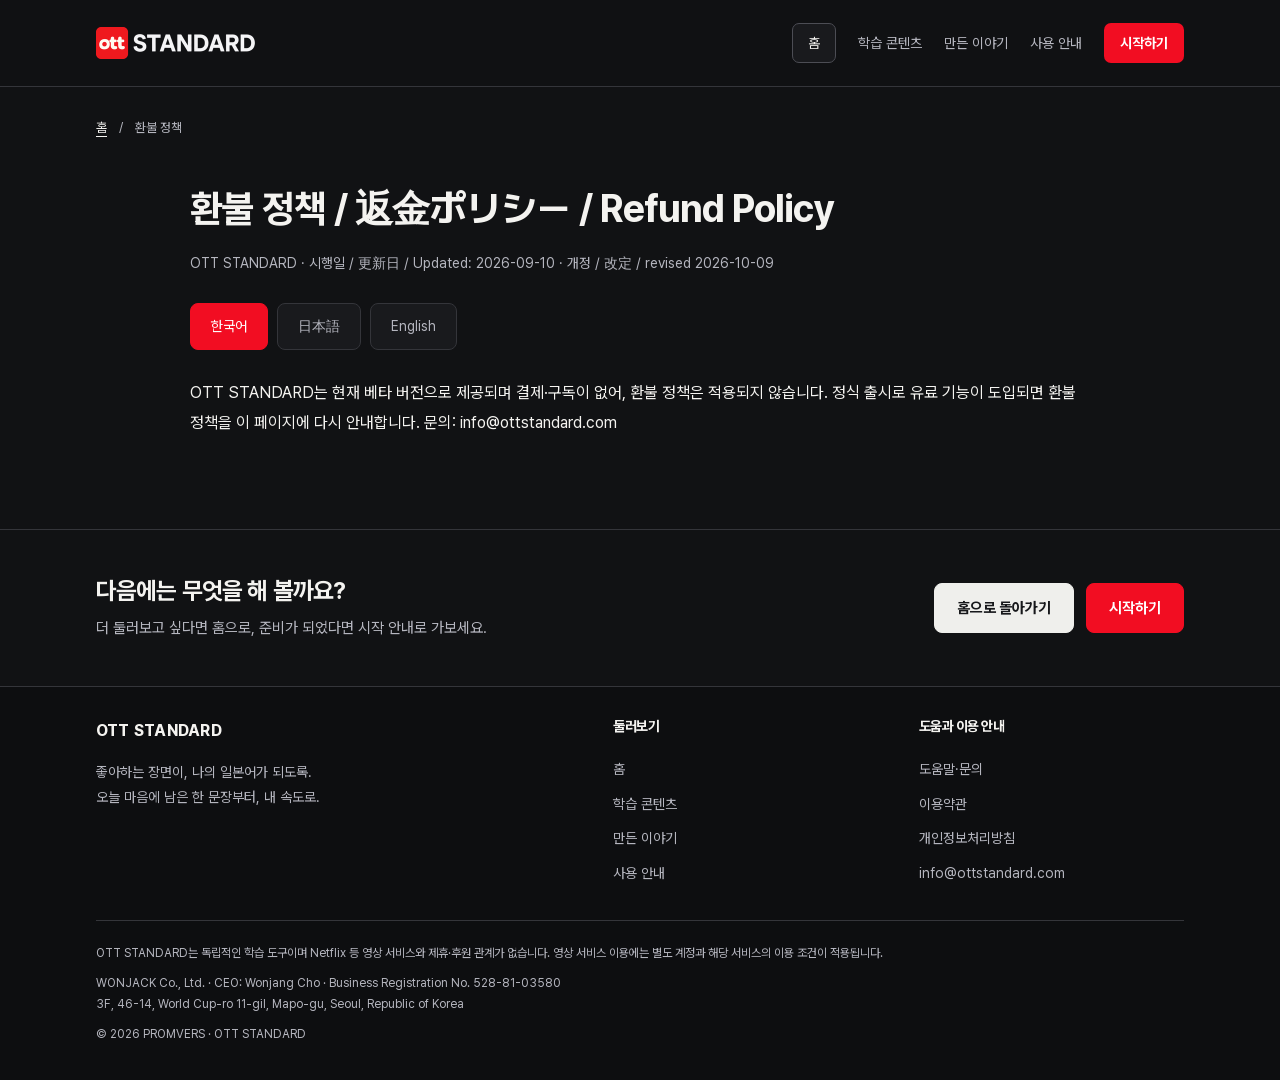
<file: refund/index.html>
<!doctype html>
<html lang="ko"><head><meta charset="utf-8"><meta name="viewport" content="width=device-width,initial-scale=1"><meta name="theme-color" content="#111214"><title>환불 정책 · OTT STANDARD</title><meta name="description" content="좋아하는 장면이, 나의 일본어가 되도록. OTT STANDARD의 학습 콘텐츠, 사용 안내와 요금제를 만나보세요."><link rel="icon" href="/assets/logo.png?v=3" type="image/png"><link rel="stylesheet" href="/assets/site.css?v=i18n-20261003b"><style>[data-policy-lang]>.box~*{display:none}</style></head><body data-mode="multipage"><a class="skip" href="#main">본문으로 바로가기</a><header class="topbar"><div class="wrap topbar-inner"><a class="brand notranslate" translate="no" href="/" aria-label="OTT STANDARD 홈"><img src="[data-uri]" width="159" height="32" alt="" aria-hidden="true" translate="no" class="notranslate" style="display:block;height:32px;width:auto"></a><nav class="nav" aria-label="주 메뉴"><a class="home-link" data-nav="home" href="/">홈</a><a class="" data-nav="learning" href="/learning/">학습 콘텐츠</a><a class="" data-nav="about" href="/about/">만든 이야기</a><a class="" data-nav="docs" href="/docs/">사용 안내</a><a class="nav-start" data-nav="start" href="/start/">시작하기</a></nav></div></header><main id="main" class="wrap page-content"><div class="breadcrumb" aria-label="현재 위치"><a href="/">홈</a><span aria-hidden="true">/</span><span>환불 정책</span></div><article class="policy">
<h1>환불 정책 / 返金ポリシー / Refund Policy</h1><div class="sub">OTT STANDARD · 시행일 / 更新日 / Updated: 2026-09-10 · 개정 / 改定 / revised 2026-10-09</div>
<div class="lang" role="group" aria-label="문서 언어 선택"><button type="button" aria-pressed="true" class="on" data-l="ko">한국어</button><button type="button" aria-pressed="false" data-l="ja">日本語</button><button type="button" aria-pressed="false" data-l="en">English</button></div>

<section data-policy-lang="ko" lang="ko">
<div class="box">OTT STANDARD는 현재 베타 버전으로 제공되며 결제·구독이 없어, 환불 정책은 적용되지 않습니다. 정식 출시로 유료 기능이 도입되면 환불 정책을 이 페이지에 다시 안내합니다. 문의: info@ottstandard.com</div>
<h2>1. 서비스와 결제</h2>
<ul><li>OTT STANDARD Pro는 월 단위 자동 갱신 구독입니다. 결제는 판매 대행사(Merchant of Record)를 통해 처리되며, 영수증과 청구는 판매 대행사 명의로 발행됩니다.</li>
<li>구독은 다음 결제일 전에 언제든 해지할 수 있습니다. 해지하면 이미 결제한 기간이 끝날 때까지 Pro 기능을 계속 이용할 수 있습니다.</li></ul>
<h2>2. 30일 무료 체험</h2>
<ul><li>가입 후 30일간 Pro를 무료로 이용할 수 있으며(결제 수단 등록 불필요, 요금 청구 없음), 무료 이용은 계정당 1회 제공됩니다. 이후에도 이용하려면 구독해야 하며, 구독 시 즉시 결제되고 매월 자동 갱신됩니다.</li>
<li>체험 종료 전에 해지하면 어떤 요금도 청구되지 않습니다. 체험 종료일은 결제 안내 이메일과 구독 관리 페이지에서 확인할 수 있습니다.</li>
<li>무료 체험은 계정당 1회 제공됩니다.</li></ul>
<h2>3. 환불 기준</h2>
<ul><li><b>결제 후 14일 이내 무조건 전액 환불</b>: 첫 결제와 모든 자동 갱신 결제에 각각 적용됩니다. 각 결제일로부터 14일 이내에 환불을 요청하면 해당 결제 금액을 예외나 조건 없이 전액 환불합니다. 유료 기능을 이미 사용했더라도 환불받을 수 있으며, 사유를 제시할 필요가 없습니다.</li>
<li><b>14일 이후</b>: 중복 결제나 시스템 오류 등은 문의해 주세요. 관련 법령에 따른 환불 권리는 계속 보장됩니다. 14일 이내 전액 환불 권리를 제한하지 않는 범위에서, 단순 해지에 따른 남은 이용 기간의 일할 환불은 제공하지 않습니다.</li></ul>
<h2>4. 환불 신청 방법</h2>
<ul><li>이메일 <a href="mailto:info@ottstandard.com">info@ottstandard.com</a>, 확장 프로그램 설정 → 도움말 및 정보 → <b>문의 하기</b>, 또는 결제 시 받은 영수증 이메일의 링크를 통해 신청할 수 있습니다.</li>
<li>결제에 사용한 이메일과 주문 번호를 알려 주시면 확인 후 <b>5~10영업일</b> 안에 원래 결제 수단으로 환불됩니다. 카드사에 따라 반영에 며칠 더 걸릴 수 있습니다.</li></ul>
<h2>5. 기타</h2>
<ul><li>환불이 완료되면 Pro 기능은 즉시 종료되고 계정은 무료 등급으로 돌아갑니다. 저장한 문장·단어 데이터는 삭제되지 않습니다.</li>
<li>이 정책은 관련 법령이 정한 소비자의 권리를 제한하지 않습니다. 정책이 바뀌면 이 페이지에 수정일을 표시합니다.</li></ul>
</section>

<section data-policy-lang="ja" lang="ja" hidden>
<div class="box">OTT STANDARD は現在ベータ版として提供されており、決済・サブスクリプションがないため、返金ポリシーは適用されません。正式リリースで有料機能が導入された際に、返金ポリシーを本ページで改めてご案内します。お問い合わせ: info@ottstandard.com</div>
<h2>1. サービスと決済</h2>
<ul><li>OTT STANDARD Pro は月額の自動更新サブスクリプションです。決済は販売代行事業者（Merchant of Record）を通じて処理され、領収書・請求は販売代行事業者の名義で発行されます。</li>
<li>次回請求日の前であればいつでも解約できます。解約後も、支払い済みの期間が終了するまで Pro 機能をご利用いただけます。</li></ul>
<h2>2. 30日間無料トライアル</h2>
<ul><li>ご登録後30日間、Proを無料でご利用いただけます（お支払い方法の登録は不要、料金の請求はありません）。無料利用はアカウントごとに1回です。以降も利用するには購読が必要で、購読時に即時決済され毎月自動更新されます。</li>
<li>トライアル終了前に解約すれば、一切料金は発生しません。終了日は案内メールおよびサブスクリプション管理ページで確認できます。</li>
<li>無料トライアルはアカウントにつき1回です。</li></ul>
<h2>3. 返金の基準</h2>
<ul><li><b>各決済から14日以内は無条件で全額返金</b>: 初回決済およびすべての自動更新決済にそれぞれ適用されます。各決済日から14日以内に申請すれば、その決済金額を例外や条件なく全額返金します。有料機能を利用済みでも返金でき、理由の提示は不要です。</li>
<li><b>14日経過後</b>: 二重請求やシステムエラーなどはお問い合わせください。適用法令に基づく返金の権利は引き続き保障されます。14日以内の全額返金の権利を制限することなく、単なる解約による残り期間の日割り返金は提供しません。</li></ul>
<h2>4. 返金の申請方法</h2>
<ul><li>拡張機能の設定 → ヘルプと情報 → <b>お問い合わせ</b>、または領収書メール内のリンクから申請できます。</li>
<li>決済に使用したメールアドレスと注文番号をお知らせください。確認後、<b>5〜10営業日</b>以内に元のお支払い方法へ返金します。カード会社により反映まで数日かかる場合があります。</li></ul>
<h2>5. その他</h2>
<ul><li>返金完了後、Pro 機能は直ちに終了し、アカウントは無料プランに戻ります。保存した文・単語データは削除されません。</li>
<li>本ポリシーは、法令で定められた消費者の権利を制限するものではありません。改定時は本ページに更新日を表示します。</li></ul>
</section>
<section data-policy-lang="en" lang="en" hidden>
<div class="box">OTT STANDARD is currently a beta version with no payments or subscriptions, so this Refund Policy does not apply. When paid features are introduced at the official release, the refund policy will be published again on this page. Contact: info@ottstandard.com</div>
<h2>1. Service and billing</h2>
<ul><li>OTT STANDARD Pro is a monthly auto-renewing subscription. Payments are processed by our Merchant of Record; receipts and charges appear under the Merchant of Record's name.</li>
<li>You can cancel at any time before the next billing date. After cancelling, Pro features stay available until the end of the period you already paid for.</li></ul>
<h2>2. 30-day free trial</h2>
<ul><li>You get 30 days of Pro free after signing up (no payment method required, nothing charged), once per account. To keep using Pro afterward you must subscribe; subscriptions are charged immediately and renew monthly.</li>
<li>Cancel before the trial ends and you will never be charged. The trial end date is shown in your confirmation email and on the subscription management page.</li>
<li>One free trial per account.</li></ul>
<h2>3. Refund rules</h2>
<ul><li><b>Unconditional full refund within 14 days of each payment</b>: This applies to the initial payment and every automatic renewal payment. Request a refund within 14 days of the relevant payment date to receive a full refund of that payment, with no exceptions or conditions. You are eligible even if you have used paid features, and no reason is required.</li>
<li><b>After 14 days</b>: Contact us about duplicate charges, system errors, or other billing issues. Your refund rights under applicable law remain unaffected. Without limiting the unconditional 14-day full-refund right, we do not offer prorated refunds of remaining days solely for cancellation.</li></ul>
<h2>4. How to request a refund</h2>
<ul><li>Extension settings → Help &amp; info → <b>Contact us</b>, or use the link in the receipt email you received at purchase.</li>
<li>Tell us the email used for payment and the order number. After verification, refunds are issued to the original payment method within <b>5–10 business days</b>; your card issuer may take a few extra days to post it.</li></ul>
<h2>5. Other</h2>
<ul><li>Once a refund is issued, Pro features end immediately and the account returns to the Free plan. Saved sentences and words are not deleted.</li>
<li>This policy does not limit any rights you have under applicable consumer law. If the policy changes, the revision date is shown on this page.</li></ul>
</section>

</article></main><div class="page-navigation"><div class="wrap page-navigation-inner"><div><h2>다음에는 무엇을 해 볼까요?</h2><p>더 둘러보고 싶다면 홈으로, 준비가 되었다면 시작 안내로 가보세요.</p></div><div class="actions"><a class="button home-button" href="/">홈으로 돌아가기</a><a class="button primary" href="/start/">시작하기</a></div></div></div>
<footer class="footer"><div class="wrap"><div class="footer-menu"><div><a class="brand" href="/">OTT STANDARD</a><p>좋아하는 장면이, 나의 일본어가 되도록.<br>오늘 마음에 남은 한 문장부터, 내 속도로.</p></div><div><h3>둘러보기</h3><a href="/">홈</a><a href="/learning/">학습 콘텐츠</a><a href="/about/">만든 이야기</a><a href="/docs/">사용 안내</a></div><div><h3>도움과 이용 안내</h3><a href="/support/">도움말·문의</a><a href="/terms/">이용약관</a><a href="/privacy/">개인정보처리방침</a><a href="mailto:info@ottstandard.com">info@ottstandard.com</a></div></div><div class="footer-bottom"><p>OTT STANDARD는 독립적인 학습 도구이며 Netflix 등 영상 서비스와 제휴·후원 관계가 없습니다. 영상 서비스 이용에는 별도 계정과 해당 서비스의 이용 조건이 적용됩니다.</p><p>WONJACK Co., Ltd. · CEO: Wonjang Cho · Business Registration No. 528-81-03580<br>3F, 46-14, World Cup-ro 11-gil, Mapo-gu, Seoul, Republic of Korea</p><p>© 2026 PROMVERS · OTT STANDARD</p></div></div></footer><script src="/assets/site.js?v=i18n-20261003"></script></body></html>
</file>
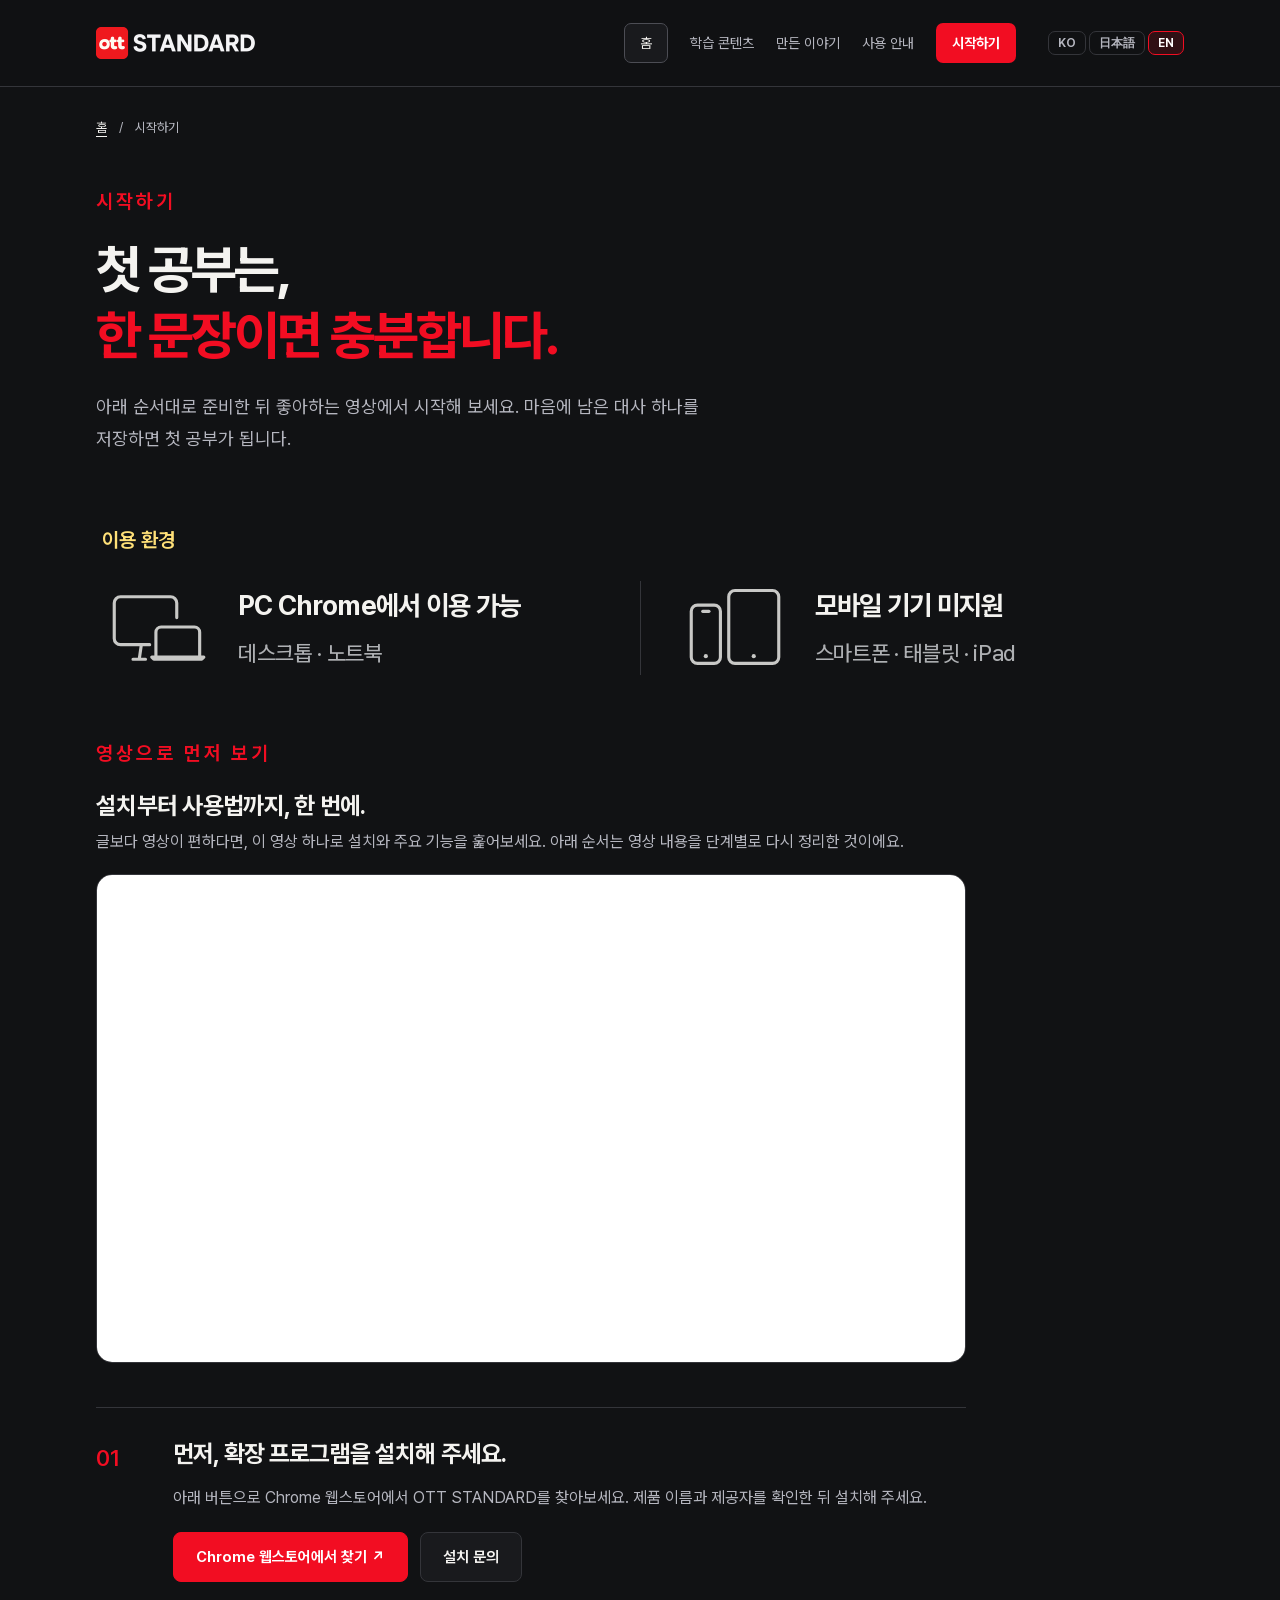
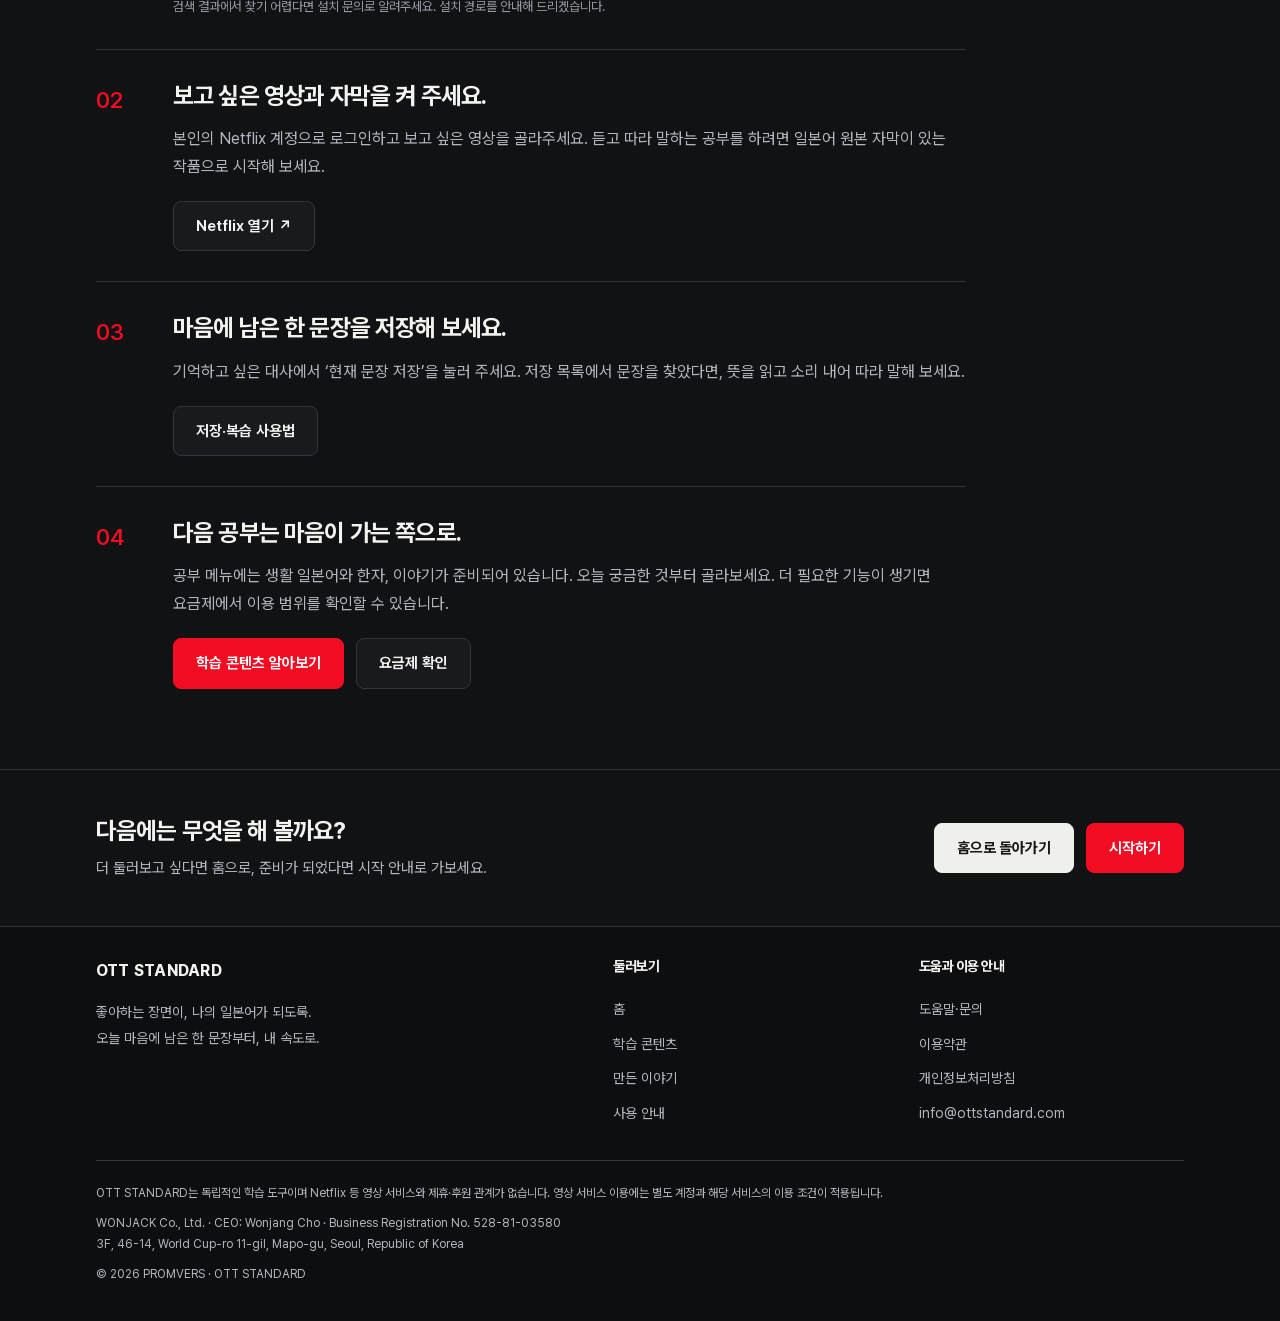
<file: start/index.html>
<!doctype html>
<html lang="ko"><head><meta charset="utf-8"><meta name="viewport" content="width=device-width,initial-scale=1"><meta name="theme-color" content="#111214"><title>시작하기 · OTT STANDARD</title><meta name="description" content="좋아하는 장면이, 나의 일본어가 되도록. OTT STANDARD의 학습 콘텐츠, 사용 안내와 요금제를 만나보세요."><link rel="icon" href="/assets/logo.png?v=3" type="image/png"><link rel="stylesheet" href="/assets/site.css?v=i18n-20261016a"><style>.yt-block{max-width:870px;margin:0 0 44px}.yt-block h2{font-size:24px;letter-spacing:-.03em;margin:0 0 6px;line-height:1.35}.yt-block .yt-sub{margin:0 0 18px;color:var(--muted);font-size:16px}.yt-embed{position:relative;aspect-ratio:16/9;border-radius:16px;overflow:hidden;border:1px solid var(--line);background:#000}.yt-embed iframe{position:absolute;inset:0;width:100%;height:100%;border:0}@media(max-width:640px){.yt-block h2{font-size:21px}}.env{border:0;border-radius:0;background:transparent;padding:24px 6px 30px;margin:0 0 30px}
.env-label{display:block;color:#ffe078;font-size:20px;font-weight:650;letter-spacing:0;line-height:1.4;margin-bottom:24px}
.env-cols{display:grid;grid-template-columns:minmax(0,1fr) 1px minmax(0,1fr);align-items:center;gap:0 38px}
.env-div{background:#34353a;width:1px;height:94px;justify-self:center}
.env-col{display:flex;align-items:center;gap:24px;min-width:0;color:#c8c8c6}
.env-col>svg{width:112px;height:100px;flex:none;stroke:currentColor;fill:none;stroke-width:1.5;stroke-linecap:round;stroke-linejoin:round}
.env-col h3{font-size:clamp(18px,2.25vw,27px);font-weight:700;color:#f4f3f0;line-height:1.4;letter-spacing:-.025em;margin:0 0 12px}
.env-col p{font-size:clamp(15px,1.85vw,22px);font-weight:450;line-height:1.5;letter-spacing:-.015em;color:#aeb0b3;margin:0}
.env-col.off{opacity:1}
@media(max-width:1000px){.env-cols{gap:0 26px}.env-col{gap:18px}.env-col>svg{width:88px;height:88px}}
@media(max-width:680px){.env{padding:18px 0 24px}.env-label{font-size:18px;margin-bottom:22px}.env-cols{grid-template-columns:1fr;gap:22px}.env-div{width:100%;height:1px}.env-col{gap:22px}.env-col>svg{width:82px;height:78px}.env-col h3{font-size:20px;margin-bottom:8px}.env-col p{font-size:16px}}
</style></head><body data-mode="multipage"><a class="skip" href="#main">본문으로 바로가기</a><header class="topbar"><div class="wrap topbar-inner"><a class="brand notranslate" translate="no" href="/" aria-label="OTT STANDARD 홈"><img src="[data-uri]" width="159" height="32" alt="" aria-hidden="true" translate="no" class="notranslate" style="display:block;height:32px;width:auto"></a><nav class="nav" aria-label="주 메뉴"><a class="home-link" data-nav="home" href="/">홈</a><a class="" data-nav="learning" href="/learning/">학습 콘텐츠</a><a class="" data-nav="about" href="/about/">만든 이야기</a><a class="" data-nav="docs" href="/docs/">사용 안내</a><a class="nav-start" data-nav="start" href="/start/" aria-current="page">시작하기</a></nav></div></header><main id="main" class="wrap page-content"><div class="breadcrumb" aria-label="현재 위치"><a href="/">홈</a><span aria-hidden="true">/</span><span>시작하기</span></div><div class="page-title"><span class="eyebrow">시작하기</span><h1 tabindex="-1">첫 공부는,<br><span class="accent">한 문장이면 충분합니다.</span></h1><p>아래 순서대로 준비한 뒤 좋아하는 영상에서 시작해 보세요. 마음에 남은 대사 하나를 저장하면 첫 공부가 됩니다.</p></div>
<aside class="env" id="device-compatibility" aria-label="사용 가능 기기 안내"><span class="env-label">이용 환경</span><div class="env-cols"><div class="env-col on"><svg viewBox="0 0 48 48" aria-hidden="true"><path d="M33 19V12a3 3 0 0 0-3-3H6a3 3 0 0 0-3 3v17a3 3 0 0 0 3 3h14M16 32l-1 7m-3 0h6"/><path d="M23 38V26a2.5 2.5 0 0 1 2.5-2.5h16A2.5 2.5 0 0 1 44 26v12M21 38h25l-1 1H22Z"/></svg><div><h3>PC Chrome에서 이용 가능</h3><p>데스크톱 · 노트북</p></div></div><div class="env-div" aria-hidden="true"></div><div class="env-col off"><svg viewBox="0 0 48 48" aria-hidden="true"><rect x="3" y="13" width="14" height="28" rx="3"/><path d="M8.5 16h3"/><circle cx="10" cy="37.5" r="1" fill="currentColor" stroke="none"/><rect x="21" y="6" width="24" height="35" rx="3"/><circle cx="33" cy="37.5" r="1" fill="currentColor" stroke="none"/></svg><div><h3>모바일 기기 미지원</h3><p>스마트폰 · 태블릿 · iPad</p></div></div></div></aside><section class="yt-block" aria-label="소개 영상"><span class="eyebrow">영상으로 먼저 보기</span><h2>설치부터 사용법까지, 한 번에.</h2><p class="yt-sub">글보다 영상이 편하다면, 이 영상 하나로 설치와 주요 기능을 훑어보세요. 아래 순서는 영상 내용을 단계별로 다시 정리한 것이에요.</p><div class="yt-embed"><iframe src="https://www.youtube-nocookie.com/embed/NLVkeDxczBA?rel=0" title="OTT STANDARD 설치 및 사용법 안내 영상" loading="lazy" allow="accelerometer; autoplay; clipboard-write; encrypted-media; gyroscope; picture-in-picture; web-share" allowfullscreen></iframe></div></section><ol class="start-steps"><li><div><h2>먼저, 확장 프로그램을 설치해 주세요.</h2><p>아래 버튼으로 Chrome 웹스토어에서 OTT STANDARD를 찾아보세요. 제품 이름과 제공자를 확인한 뒤 설치해 주세요.</p><div class="actions"><a class="button primary" href="https://chromewebstore.google.com/detail/ott-standard/icmfmecbpoibeknbmnomaofgomdoaflo?authuser=0&amp;hl=ko" target="_blank" rel="noopener noreferrer">Chrome 웹스토어에서 찾기 ↗</a><a class="button " href="/support/">설치 문의</a></div><p class="small-note">검색 결과에서 찾기 어렵다면 설치 문의로 알려주세요. 설치 경로를 안내해 드리겠습니다.</p></div></li>
<li><div><h2>보고 싶은 영상과 자막을 켜 주세요.</h2><p>본인의 Netflix 계정으로 로그인하고 보고 싶은 영상을 골라주세요. 듣고 따라 말하는 공부를 하려면 일본어 원본 자막이 있는 작품으로 시작해 보세요.</p><div class="actions"><a class="button" href="https://www.netflix.com/" target="_blank" rel="noopener noreferrer">Netflix 열기 ↗</a></div></div></li>

<li><div><h2>마음에 남은 한 문장을 저장해 보세요.</h2><p>기억하고 싶은 대사에서 ‘현재 문장 저장’을 눌러 주세요. 저장 목록에서 문장을 찾았다면, 뜻을 읽고 소리 내어 따라 말해 보세요.</p><div class="actions"><a class="button " href="/docs/#help-saved">저장·복습 사용법</a></div></div></li>
<li><div><h2>다음 공부는 마음이 가는 쪽으로.</h2><p>공부 메뉴에는 생활 일본어와 한자, 이야기가 준비되어 있습니다. 오늘 궁금한 것부터 골라보세요. 더 필요한 기능이 생기면 요금제에서 이용 범위를 확인할 수 있습니다.</p><div class="actions"><a class="button primary" href="/learning/">학습 콘텐츠 알아보기</a><a class="button " href="/pricing/">요금제 확인</a></div></div></li></ol></main><div class="page-navigation"><div class="wrap page-navigation-inner"><div><h2>다음에는 무엇을 해 볼까요?</h2><p>더 둘러보고 싶다면 홈으로, 준비가 되었다면 시작 안내로 가보세요.</p></div><div class="actions"><a class="button home-button" href="/">홈으로 돌아가기</a><a class="button primary" href="/start/">시작하기</a></div></div></div>
<footer class="footer"><div class="wrap"><div class="footer-menu"><div><a class="brand" href="/">OTT STANDARD</a><p>좋아하는 장면이, 나의 일본어가 되도록.<br>오늘 마음에 남은 한 문장부터, 내 속도로.</p></div><div><h3>둘러보기</h3><a href="/">홈</a><a href="/learning/">학습 콘텐츠</a><a href="/about/">만든 이야기</a><a href="/docs/">사용 안내</a></div><div><h3>도움과 이용 안내</h3><a href="/support/">도움말·문의</a><a href="/terms/">이용약관</a><a href="/privacy/">개인정보처리방침</a><a href="mailto:info@ottstandard.com">info@ottstandard.com</a></div></div><div class="footer-bottom"><p>OTT STANDARD는 독립적인 학습 도구이며 Netflix 등 영상 서비스와 제휴·후원 관계가 없습니다. 영상 서비스 이용에는 별도 계정과 해당 서비스의 이용 조건이 적용됩니다.</p><p>WONJACK Co., Ltd. · CEO: Wonjang Cho · Business Registration No. 528-81-03580<br>3F, 46-14, World Cup-ro 11-gil, Mapo-gu, Seoul, Republic of Korea</p><p>© 2026 PROMVERS · OTT STANDARD</p></div></div></footer><script src="/assets/site.js?v=i18n-20261003"></script></body></html>
</file>
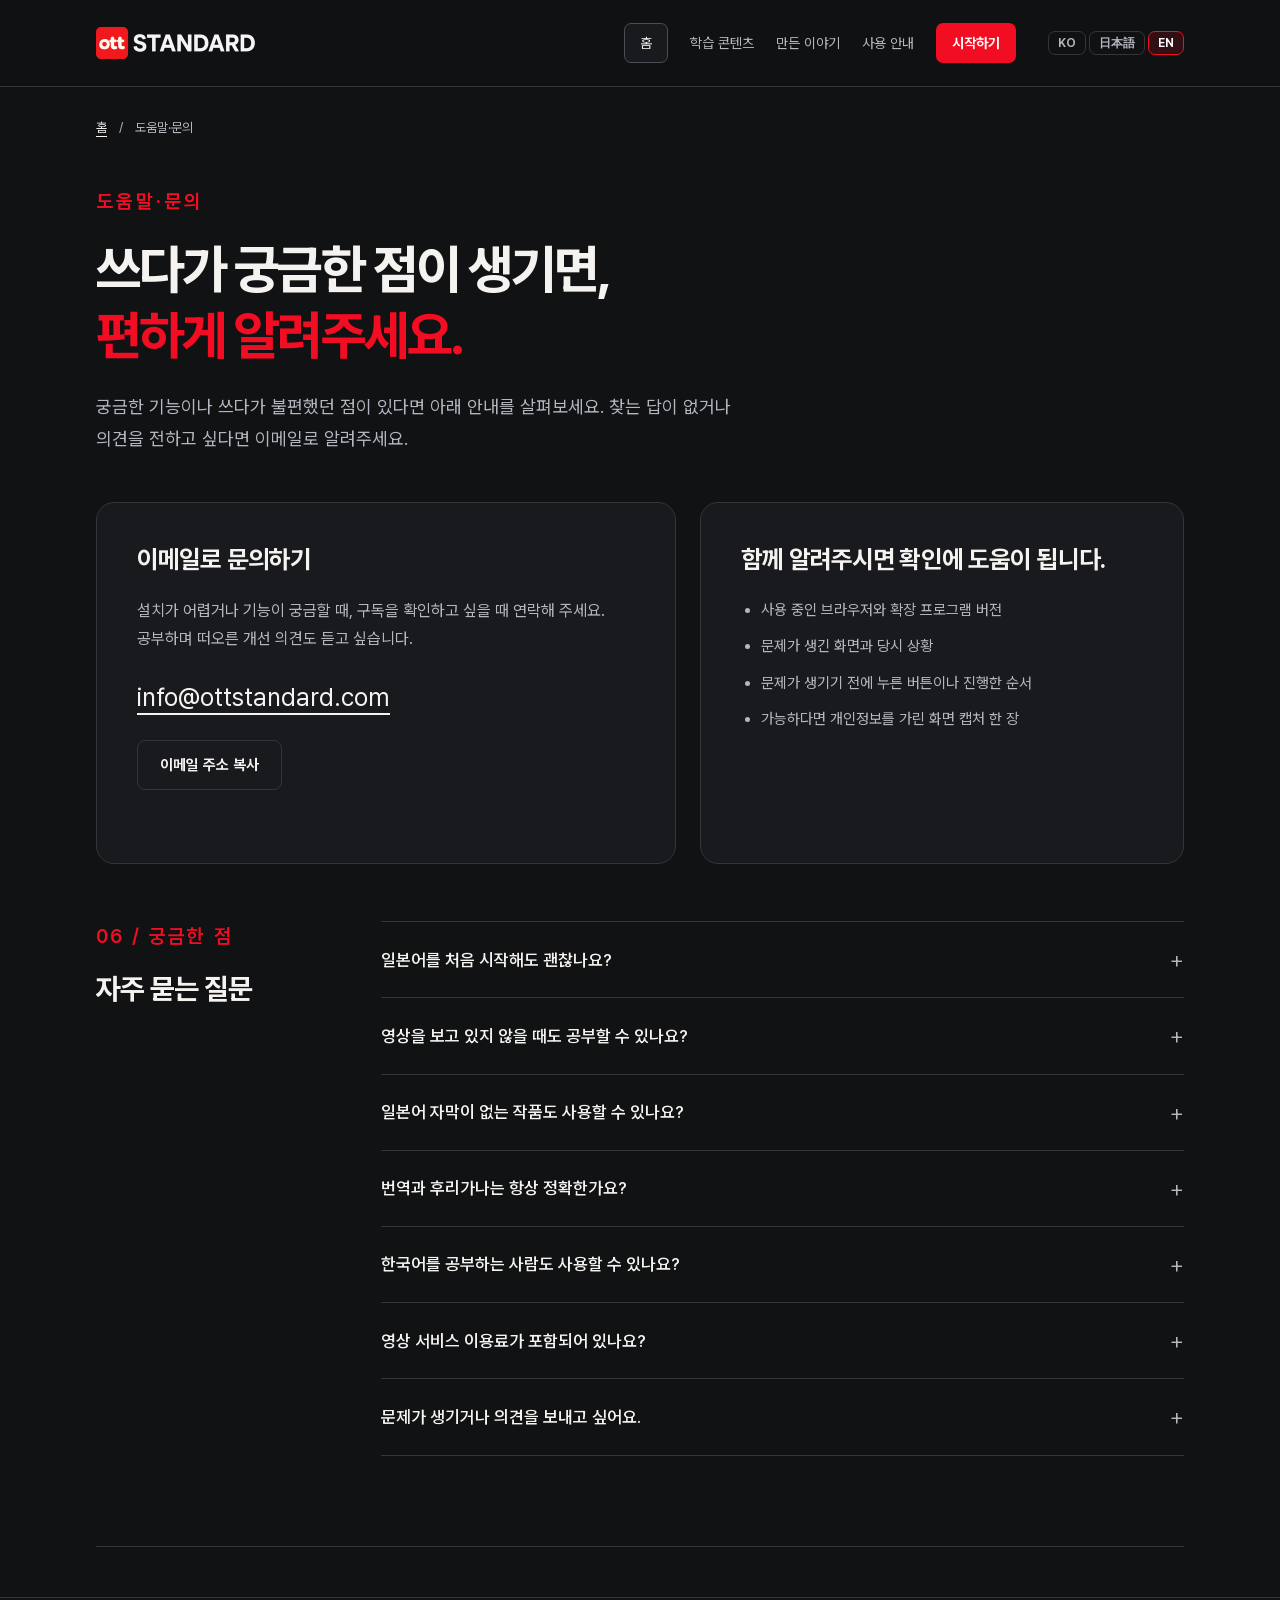
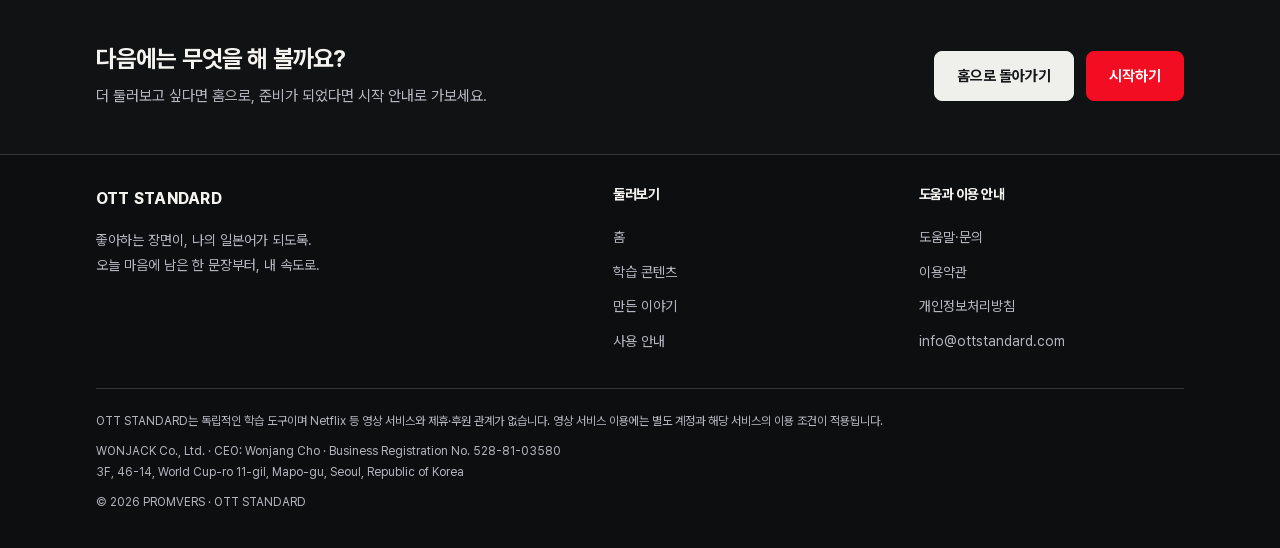
<file: support/index.html>
<!doctype html>
<html lang="ko"><head><meta charset="utf-8"><meta name="viewport" content="width=device-width,initial-scale=1"><meta name="theme-color" content="#111214"><title>도움말·문의 · OTT STANDARD</title><meta name="description" content="좋아하는 장면이, 나의 일본어가 되도록. OTT STANDARD의 학습 콘텐츠, 사용 안내와 요금제를 만나보세요."><link rel="icon" href="/assets/logo.png?v=3" type="image/png"><link rel="stylesheet" href="/assets/site.css?v=i18n-20261016a"></head><body data-mode="multipage"><a class="skip" href="#main">본문으로 바로가기</a><header class="topbar"><div class="wrap topbar-inner"><a class="brand notranslate" translate="no" href="/" aria-label="OTT STANDARD 홈"><img src="[data-uri]" width="159" height="32" alt="" aria-hidden="true" translate="no" class="notranslate" style="display:block;height:32px;width:auto"></a><nav class="nav" aria-label="주 메뉴"><a class="home-link" data-nav="home" href="/">홈</a><a class="" data-nav="learning" href="/learning/">학습 콘텐츠</a><a class="" data-nav="about" href="/about/">만든 이야기</a><a class="" data-nav="docs" href="/docs/">사용 안내</a><a class="nav-start" data-nav="start" href="/start/">시작하기</a></nav></div></header><main id="main" class="wrap page-content"><div class="breadcrumb" aria-label="현재 위치"><a href="/">홈</a><span aria-hidden="true">/</span><span>도움말·문의</span></div><div class="page-title"><span class="eyebrow">도움말·문의</span><h1 tabindex="-1">쓰다가 궁금한 점이 생기면,<br><span class="accent">편하게 알려주세요.</span></h1><p>궁금한 기능이나 쓰다가 불편했던 점이 있다면 아래 안내를 살펴보세요. 찾는 답이 없거나 의견을 전하고 싶다면 이메일로 알려주세요.</p></div>
<div class="support-layout"><div class="quiet-panel"><h2>이메일로 문의하기</h2><p>설치가 어렵거나 기능이 궁금할 때, 구독을 확인하고 싶을 때 연락해 주세요. 공부하며 떠오른 개선 의견도 듣고 싶습니다.</p><a class="mail-address" href="mailto:info@ottstandard.com">info@ottstandard.com</a><button class="button copy-button" type="button" data-copy-email>이메일 주소 복사</button><p class="copy-status" role="status" aria-live="polite"></p></div><div class="quiet-panel"><h2>함께 알려주시면 확인에 도움이 됩니다.</h2><ul><li>사용 중인 브라우저와 확장 프로그램 버전</li><li>문제가 생긴 화면과 당시 상황</li><li>문제가 생기기 전에 누른 버튼이나 진행한 순서</li><li>가능하다면 개인정보를 가린 화면 캡처 한 장</li></ul></div></div>  <section class="section faq-grid"><div><span class="section-number">06 / 궁금한 점</span><h2>자주 묻는 질문</h2></div><div class="faq-list">
    <details><summary>일본어를 처음 시작해도 괜찮나요?</summary><div class="detail-body"><p>네, 후리가나와 한국어 번역을 함께 켜고 한 문장부터 읽어 보세요. 생활 일본어에서는 상황별 표현을 차례로 배울 수 있습니다. 글자 읽기가 아직 낯설다면 히라가나·가타카나 기초도 함께 익혀 보세요.</p></div></details>
    <details><summary>영상을 보고 있지 않을 때도 공부할 수 있나요?</summary><div class="detail-body"><p>네, 영상을 재생하지 않아도 학습 공간에서 생활 일본어, 한자, 이야기와 저장한 문장을 공부할 수 있습니다. 다만 영상의 특정 장면을 다시 보려면 해당 서비스에 로그인하고 재생할 수 있는 영상이 있어야 합니다. 번역·계정·커뮤니티 등에는 인터넷 연결이 필요합니다.</p></div></details>
    <details><summary>일본어 자막이 없는 작품도 사용할 수 있나요?</summary><div class="detail-body"><p>다른 언어의 자막을 활용할 수 있지만, 작품과 자막 언어에 따라 이용 범위가 달라집니다. 번역문은 실제 일본어 대사와 다를 수 있습니다. 듣고 따라 말하는 공부를 하고 싶다면 일본어 원본 자막이 있는 작품으로 시작해 보세요.</p></div></details>
    <details><summary>번역과 후리가나는 항상 정확한가요?</summary><div class="detail-body"><p>자동 번역과 한자 읽기가 항상 정확한 것은 아닙니다. 특히 이름이나 뜻이 여러 개인 표현, 일상적인 말투는 잘못 표시될 수 있습니다. 문장이 어색하게 느껴지면 장면의 상황과 사전을 함께 확인해 주세요.</p></div></details>
    <details><summary>한국어를 공부하는 사람도 사용할 수 있나요?</summary><div class="detail-body"><p>네, 학습 언어를 한국어로 바꾸면 자막으로 한국어를 공부할 수 있습니다. TOPIK 유형의 학습용 모의시험도 있습니다. 생활 회화·한자·이야기 콘텐츠는 일본어 학습을 중심으로 준비되어 있습니다.</p></div></details>
    <details><summary>영상 서비스 이용료가 포함되어 있나요?</summary><div class="detail-body"><p>영상 서비스 이용료는 포함되어 있지 않습니다. OTT STANDARD는 자막 학습을 돕는 브라우저 확장 프로그램이며, 영상 서비스는 별도 계정과 해당 서비스의 이용 조건에 따라 이용해 주세요.</p></div></details>
    <details><summary>문제가 생기거나 의견을 보내고 싶어요.</summary><div class="detail-body"><p>앱의 도움말·문의하기를 이용하거나 <a href="mailto:info@ottstandard.com" style="text-decoration:underline">info@ottstandard.com</a>으로 알려주세요. 사용 중인 브라우저와 확장 프로그램 버전, 문제가 생긴 화면과 상황을 함께 알려주시면 더 정확하게 확인할 수 있습니다.</p></div></details>
  </div></section>
</main><div class="page-navigation"><div class="wrap page-navigation-inner"><div><h2>다음에는 무엇을 해 볼까요?</h2><p>더 둘러보고 싶다면 홈으로, 준비가 되었다면 시작 안내로 가보세요.</p></div><div class="actions"><a class="button home-button" href="/">홈으로 돌아가기</a><a class="button primary" href="/start/">시작하기</a></div></div></div>
<footer class="footer"><div class="wrap"><div class="footer-menu"><div><a class="brand" href="/">OTT STANDARD</a><p>좋아하는 장면이, 나의 일본어가 되도록.<br>오늘 마음에 남은 한 문장부터, 내 속도로.</p></div><div><h3>둘러보기</h3><a href="/">홈</a><a href="/learning/">학습 콘텐츠</a><a href="/about/">만든 이야기</a><a href="/docs/">사용 안내</a></div><div><h3>도움과 이용 안내</h3><a href="/support/">도움말·문의</a><a href="/terms/">이용약관</a><a href="/privacy/">개인정보처리방침</a><a href="mailto:info@ottstandard.com">info@ottstandard.com</a></div></div><div class="footer-bottom"><p>OTT STANDARD는 독립적인 학습 도구이며 Netflix 등 영상 서비스와 제휴·후원 관계가 없습니다. 영상 서비스 이용에는 별도 계정과 해당 서비스의 이용 조건이 적용됩니다.</p><p>WONJACK Co., Ltd. · CEO: Wonjang Cho · Business Registration No. 528-81-03580<br>3F, 46-14, World Cup-ro 11-gil, Mapo-gu, Seoul, Republic of Korea</p><p>© 2026 PROMVERS · OTT STANDARD</p></div></div></footer><script src="/assets/site.js?v=i18n-20261003"></script></body></html>
</file>
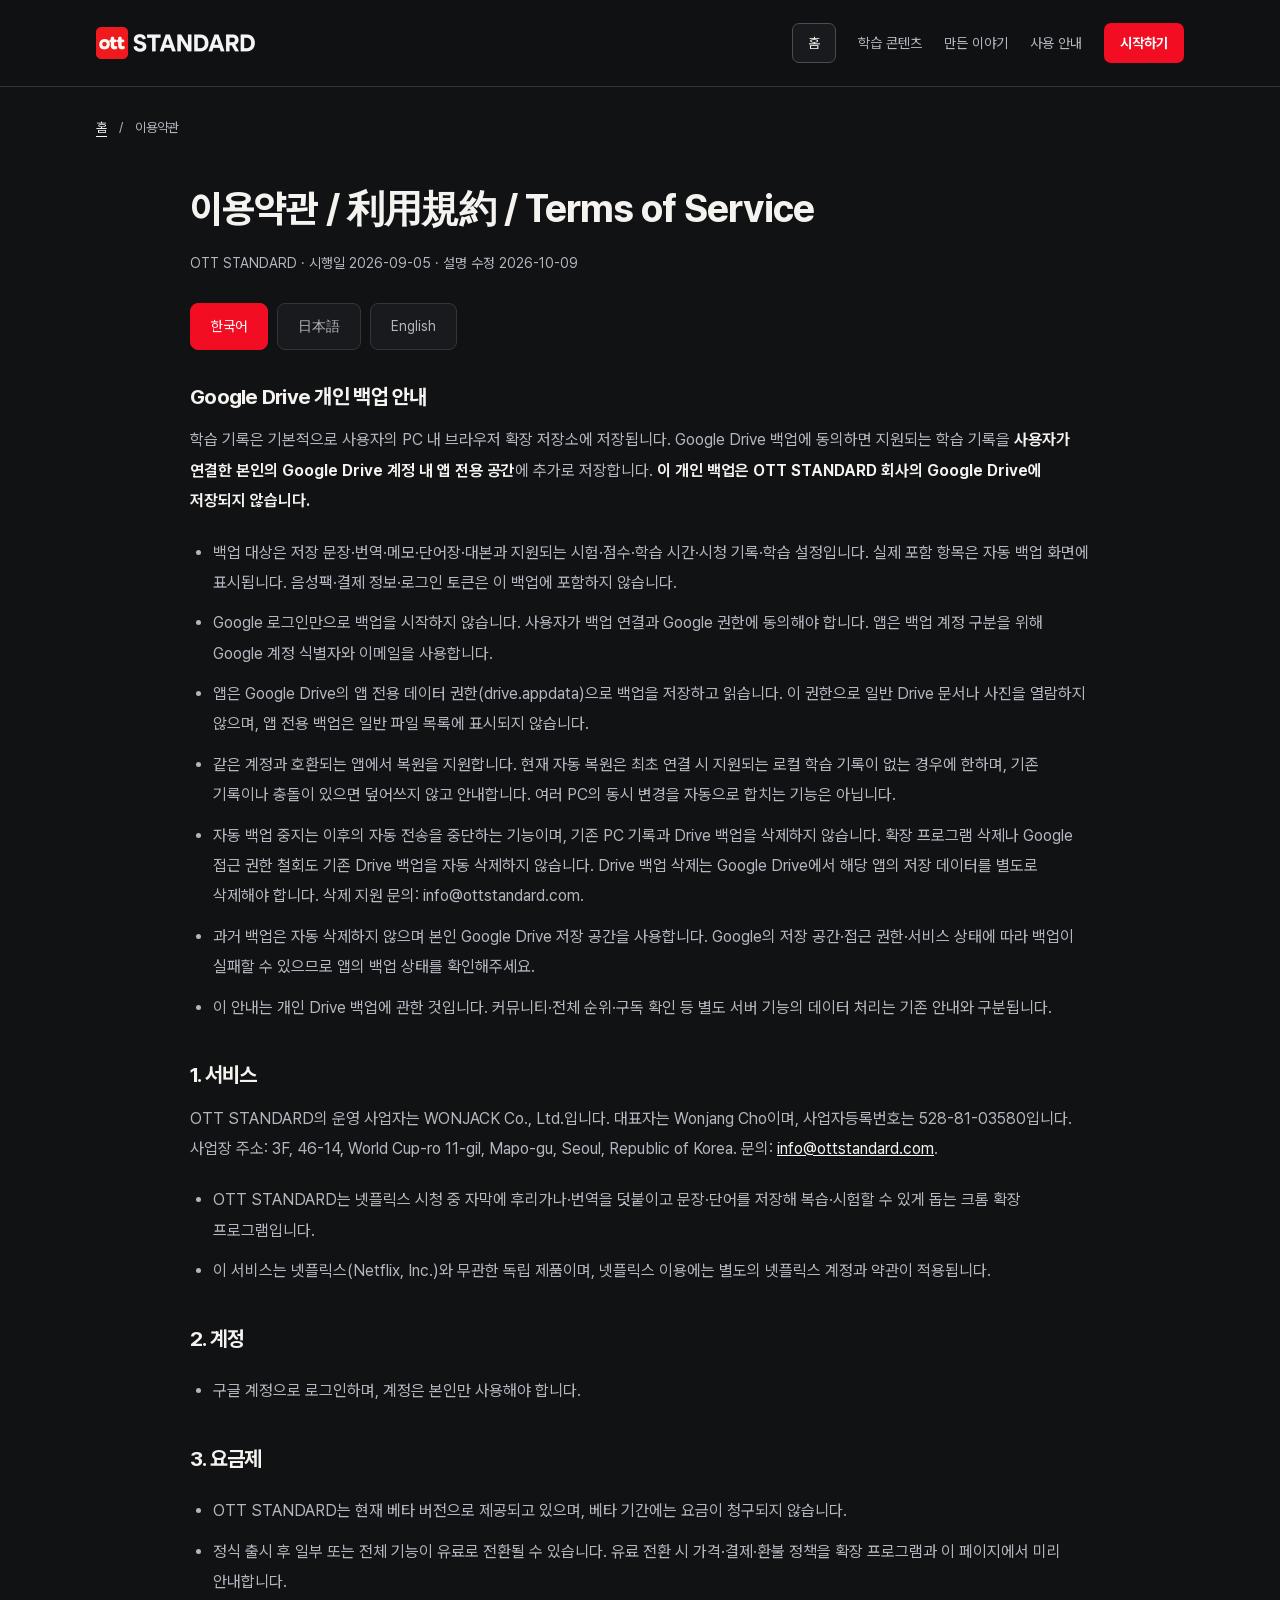
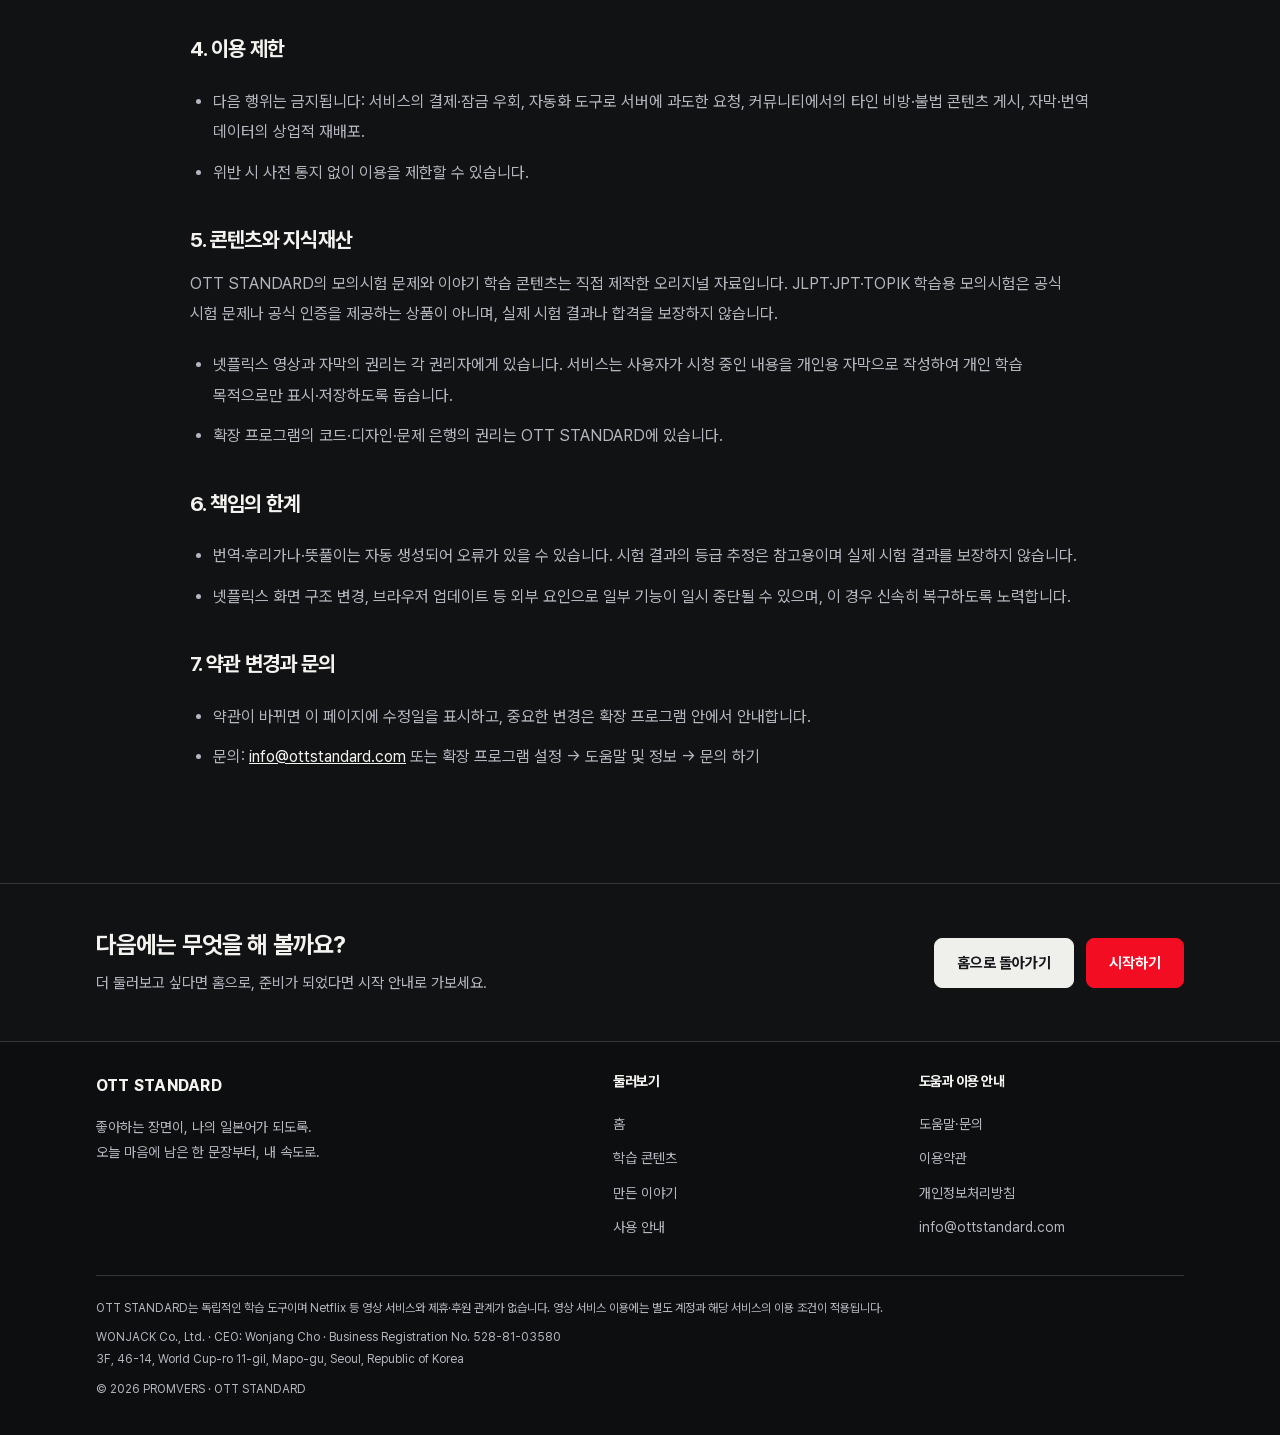
<file: terms/index.html>
<!doctype html>
<html lang="ko"><head><meta charset="utf-8"><meta name="viewport" content="width=device-width,initial-scale=1"><meta name="theme-color" content="#111214"><title>이용약관 · OTT STANDARD</title><meta name="description" content="좋아하는 장면이, 나의 일본어가 되도록. OTT STANDARD의 학습 콘텐츠, 사용 안내와 요금제를 만나보세요."><link rel="icon" href="/assets/logo.png?v=3" type="image/png"><link rel="stylesheet" href="/assets/site.css?v=i18n-20261003b"></head><body data-mode="multipage"><a class="skip" href="#main">본문으로 바로가기</a><header class="topbar"><div class="wrap topbar-inner"><a class="brand notranslate" translate="no" href="/" aria-label="OTT STANDARD 홈"><img src="[data-uri]" width="159" height="32" alt="" aria-hidden="true" translate="no" class="notranslate" style="display:block;height:32px;width:auto"></a><nav class="nav" aria-label="주 메뉴"><a class="home-link" data-nav="home" href="/">홈</a><a class="" data-nav="learning" href="/learning/">학습 콘텐츠</a><a class="" data-nav="about" href="/about/">만든 이야기</a><a class="" data-nav="docs" href="/docs/">사용 안내</a><a class="nav-start" data-nav="start" href="/start/">시작하기</a></nav></div></header><main id="main" class="wrap page-content"><div class="breadcrumb" aria-label="현재 위치"><a href="/">홈</a><span aria-hidden="true">/</span><span>이용약관</span></div><article class="policy">
<h1>이용약관 / 利用規約 / Terms of Service</h1><div class="sub">OTT STANDARD · 시행일 2026-09-05 · 설명 수정 2026-10-09</div>
<div class="lang" role="group" aria-label="문서 언어 선택"><button type="button" aria-pressed="true" class="on" data-l="ko">한국어</button><button type="button" aria-pressed="false" data-l="ja">日本語</button><button type="button" aria-pressed="false" data-l="en">English</button></div>

<section data-policy-lang="ko" lang="ko">

<h2>Google Drive 개인 백업 안내</h2>
<p>학습 기록은 기본적으로 사용자의 PC 내 브라우저 확장 저장소에 저장됩니다. Google Drive 백업에 동의하면 지원되는 학습 기록을 <strong>사용자가 연결한 본인의 Google Drive 계정 내 앱 전용 공간</strong>에 추가로 저장합니다. <strong>이 개인 백업은 OTT STANDARD 회사의 Google Drive에 저장되지 않습니다.</strong></p>
<ul><li>백업 대상은 저장 문장·번역·메모·단어장·대본과 지원되는 시험·점수·학습 시간·시청 기록·학습 설정입니다. 실제 포함 항목은 자동 백업 화면에 표시됩니다. 음성팩·결제 정보·로그인 토큰은 이 백업에 포함하지 않습니다.</li><li>Google 로그인만으로 백업을 시작하지 않습니다. 사용자가 백업 연결과 Google 권한에 동의해야 합니다. 앱은 백업 계정 구분을 위해 Google 계정 식별자와 이메일을 사용합니다.</li><li>앱은 Google Drive의 앱 전용 데이터 권한(drive.appdata)으로 백업을 저장하고 읽습니다. 이 권한으로 일반 Drive 문서나 사진을 열람하지 않으며, 앱 전용 백업은 일반 파일 목록에 표시되지 않습니다.</li><li>같은 계정과 호환되는 앱에서 복원을 지원합니다. 현재 자동 복원은 최초 연결 시 지원되는 로컬 학습 기록이 없는 경우에 한하며, 기존 기록이나 충돌이 있으면 덮어쓰지 않고 안내합니다. 여러 PC의 동시 변경을 자동으로 합치는 기능은 아닙니다.</li><li>자동 백업 중지는 이후의 자동 전송을 중단하는 기능이며, 기존 PC 기록과 Drive 백업을 삭제하지 않습니다. 확장 프로그램 삭제나 Google 접근 권한 철회도 기존 Drive 백업을 자동 삭제하지 않습니다. Drive 백업 삭제는 Google Drive에서 해당 앱의 저장 데이터를 별도로 삭제해야 합니다. 삭제 지원 문의: info@ottstandard.com.</li><li>과거 백업은 자동 삭제하지 않으며 본인 Google Drive 저장 공간을 사용합니다. Google의 저장 공간·접근 권한·서비스 상태에 따라 백업이 실패할 수 있으므로 앱의 백업 상태를 확인해주세요.</li><li>이 안내는 개인 Drive 백업에 관한 것입니다. 커뮤니티·전체 순위·구독 확인 등 별도 서버 기능의 데이터 처리는 기존 안내와 구분됩니다.</li></ul>

<h2>1. 서비스</h2><p>OTT STANDARD의 운영 사업자는 WONJACK Co., Ltd.입니다. 대표자는 Wonjang Cho이며, 사업자등록번호는 528-81-03580입니다. 사업장 주소: 3F, 46-14, World Cup-ro 11-gil, Mapo-gu, Seoul, Republic of Korea. 문의: <a href="mailto:info@ottstandard.com">info@ottstandard.com</a>.</p>
<ul><li>OTT STANDARD는 넷플릭스 시청 중 자막에 후리가나·번역을 덧붙이고 문장·단어를 저장해 복습·시험할 수 있게 돕는 크롬 확장 프로그램입니다.</li><li>이 서비스는 넷플릭스(Netflix, Inc.)와 무관한 독립 제품이며, 넷플릭스 이용에는 별도의 넷플릭스 계정과 약관이 적용됩니다.</li></ul>
<h2>2. 계정</h2>
<ul><li>구글 계정으로 로그인하며, 계정은 본인만 사용해야 합니다.</li></ul>
<h2>3. 요금제</h2>
<ul><li>OTT STANDARD는 현재 베타 버전으로 제공되고 있으며, 베타 기간에는 요금이 청구되지 않습니다.</li><li>정식 출시 후 일부 또는 전체 기능이 유료로 전환될 수 있습니다. 유료 전환 시 가격·결제·환불 정책을 확장 프로그램과 이 페이지에서 미리 안내합니다.</li></ul>
<h2>4. 이용 제한</h2>
<ul><li>다음 행위는 금지됩니다: 서비스의 결제·잠금 우회, 자동화 도구로 서버에 과도한 요청, 커뮤니티에서의 타인 비방·불법 콘텐츠 게시, 자막·번역 데이터의 상업적 재배포.</li><li>위반 시 사전 통지 없이 이용을 제한할 수 있습니다.</li></ul>
<h2>5. 콘텐츠와 지식재산</h2><p>OTT STANDARD의 모의시험 문제와 이야기 학습 콘텐츠는 직접 제작한 오리지널 자료입니다. JLPT·JPT·TOPIK 학습용 모의시험은 공식 시험 문제나 공식 인증을 제공하는 상품이 아니며, 실제 시험 결과나 합격을 보장하지 않습니다.</p>
<ul><li>넷플릭스 영상과 자막의 권리는 각 권리자에게 있습니다. 서비스는 사용자가 시청 중인 내용을 개인용 자막으로 작성하여 개인 학습 목적으로만 표시·저장하도록 돕습니다.</li><li>확장 프로그램의 코드·디자인·문제 은행의 권리는 OTT STANDARD에 있습니다.</li></ul>
<h2>6. 책임의 한계</h2>
<ul><li>번역·후리가나·뜻풀이는 자동 생성되어 오류가 있을 수 있습니다. 시험 결과의 등급 추정은 참고용이며 실제 시험 결과를 보장하지 않습니다.</li><li>넷플릭스 화면 구조 변경, 브라우저 업데이트 등 외부 요인으로 일부 기능이 일시 중단될 수 있으며, 이 경우 신속히 복구하도록 노력합니다.</li></ul>
<h2>7. 약관 변경과 문의</h2>
<ul><li>약관이 바뀌면 이 페이지에 수정일을 표시하고, 중요한 변경은 확장 프로그램 안에서 안내합니다.</li><li>문의: <a href="mailto:info@ottstandard.com">info@ottstandard.com</a> 또는 확장 프로그램 설정 → 도움말 및 정보 → 문의 하기</li></ul>
</section>

<section data-policy-lang="ja" lang="ja" hidden>

<h2>Google Drive の個人バックアップについて</h2>
<p>学習記録は通常、ご本人のPC内の拡張機能ストレージに保存されます。Google Drive バックアップに同意すると、対応する学習記録を<strong>接続したご本人の Google Drive アカウント内のアプリ専用領域</strong>にも保存します。<strong>この個人バックアップは OTT STANDARD の会社の Google Drive には保存されません。</strong></p>
<ul><li>対象は保存した文・翻訳・メモ・単語帳・台本と、対応する試験・スコア・学習時間・視聴記録・学習設定です。実際の対象は自動バックアップ画面に表示されます。音声パック・決済情報・ログイントークンは含みません。</li><li>Google ログインだけでは開始しません。バックアップ接続と Google の権限への同意が必要です。アカウント識別のため Google アカウントの識別子とメールアドレスを使用します。</li><li>アプリ専用データ権限(drive.appdata)で保存・読み込みを行います。この権限で通常の文書や写真を閲覧することはありません。バックアップは通常のファイル一覧には表示されません。</li><li>同じアカウントと対応アプリで復元を利用できます。現在の自動復元は、初回接続時に対象のローカル学習記録がない場合に限ります。既存記録や競合がある場合は上書きせず案内します。複数PCでの同時変更の自動統合は行いません。</li><li>自動バックアップの停止は以後の自動転送を止めるだけで、PCの記録や既存バックアップは削除しません。拡張機能の削除や Google のアクセス権限の取り消しでも Drive バックアップは自動削除されません。削除するには Google Drive で当該アプリの保存データを別途削除してください。お問い合わせ: info@ottstandard.com。</li><li>過去のバックアップは自動削除せず、ご本人の Drive 容量を使用します。容量・権限・サービス状態により失敗する場合があるため、アプリの状態表示をご確認ください。</li><li>これは個人 Drive バックアップの説明です。コミュニティ・全体ランキング・購読確認など別のサーバー機能のデータ処理とは区別されます。</li></ul>

<h2>1. サービス</h2><p>OTT STANDARD の運営事業者は WONJACK Co., Ltd. です。代表者: Wonjang Cho。事業者登録番号: 528-81-03580。所在地: 3F, 46-14, World Cup-ro 11-gil, Mapo-gu, Seoul, Republic of Korea。お問い合わせ: <a href="mailto:info@ottstandard.com">info@ottstandard.com</a>。</p>
<ul><li>OTT STANDARD は、Netflix 視聴中の字幕にふりがな・翻訳を付け、文・単語を保存して復習・試験ができる Chrome 拡張機能です。</li><li>本サービスは Netflix, Inc. とは無関係の独立した製品であり、Netflix の利用には別途 Netflix のアカウントと規約が適用されます。</li></ul>
<h2>2. アカウント</h2>
<ul><li>Google アカウントでログインし、アカウントはご本人のみが使用してください。</li></ul>
<h2>3. 料金</h2>
<ul><li>OTT STANDARD は現在ベータ版として提供されており、ベータ期間中は料金が請求されません。</li><li>正式リリース後、一部または全部の機能が有料に移行する場合があります。有料移行時は価格・決済・返金ポリシーを拡張機能および本ページで事前にお知らせします。</li></ul>
<h2>4. 利用制限</h2>
<ul><li>以下の行為を禁止します: 決済・ロックの回避、自動化ツールによる過度なサーバーリクエスト、コミュニティでの誹謗中傷・違法コンテンツの投稿、字幕・翻訳データの商用再配布。</li><li>違反時は事前通知なく利用を制限することがあります。</li></ul>
<h2>5. コンテンツと知的財産</h2><p>OTT STANDARD の模擬試験問題と物語学習コンテンツは、独自に制作したオリジナル教材です。JLPT・JPT・TOPIK の学習用模擬試験は、公式試験問題や公式認定を提供するものではなく、実際の試験結果や合格を保証しません。</p>
<ul><li>Netflix の映像および字幕の権利は各権利者に帰属します。本サービスは、視聴中の内容を個人用の字幕として作成し、個人の学習目的でのみ表示・保存する補助を行います。</li><li>拡張機能のコード・デザイン・問題バンクの権利は OTT STANDARD に帰属します。</li></ul>
<h2>6. 責任の制限</h2>
<ul><li>翻訳・ふりがな・語釈は自動生成のため誤りを含むことがあります。試験結果のレベル推定は参考値であり、実際の試験結果を保証しません。</li><li>Netflix の画面構造の変更やブラウザ更新など外部要因により、一部機能が一時停止することがあります。その場合は速やかな復旧に努めます。</li></ul>
<h2>7. 規約の変更とお問い合わせ</h2>
<ul><li>規約を変更した場合は本ページに更新日を表示し、重要な変更は拡張機能内でお知らせします。</li><li>お問い合わせ: 拡張機能の設定 → ヘルプと情報 → お問い合わせ</li></ul>
</section>
<section data-policy-lang="en" lang="en" hidden>

<h2>Personal Google Drive backup</h2>
<p>Learning records are stored by default in the browser extension storage on your PC. If you consent to Google Drive backup, supported records are also saved in <strong>the app-specific storage of your own connected Google Drive account</strong>. <strong>This personal backup is not stored in OTT STANDARD's company Google Drive.</strong></p>
<ul><li>Supported data includes saved sentences, translations, notes, vocabulary, scripts, exams, scores, study time, viewing records and learning settings. The backup page lists the actual included items. Voice packs, payment details and login tokens are excluded.</li><li>Google sign-in alone does not start backup. You must consent to the backup connection and Google permissions. The app uses your Google account identifier and email to distinguish the backup account.</li><li>The app uses the app-specific data permission (drive.appdata) to save and read backups. This permission does not give access to ordinary Drive documents or photos. Backups are not shown in the ordinary file list.</li><li>Restoration requires the same account and a compatible app. Automatic restoration currently applies only on initial connection when supported local learning records are absent. Existing records or conflicts are not overwritten; the app displays a notice. Concurrent edits from multiple PCs are not automatically merged.</li><li>Pausing automatic backup stops future automatic transfers; it does not delete PC records or existing Drive backups. Uninstalling the extension or revoking Google access does not automatically delete existing Drive backups either. To delete them, separately delete the app's stored data in Google Drive. For deletion assistance, contact info@ottstandard.com.</li><li>Older backups are not automatically deleted and use your own Drive storage. Storage limits, permissions or service availability may prevent backup; check the app's backup status.</li><li>This notice concerns personal Drive backups. Data processing for separate server features such as community, global rankings and subscription checks remains distinct.</li></ul>

<h2>1. The service</h2><p>OTT STANDARD is operated by WONJACK Co., Ltd. CEO: Wonjang Cho. Business Registration No. 528-81-03580. Business address: 3F, 46-14, World Cup-ro 11-gil, Mapo-gu, Seoul, Republic of Korea. Contact: <a href="mailto:info@ottstandard.com">info@ottstandard.com</a>.</p>
<ul><li>OTT STANDARD is a Chrome extension that adds furigana and translations to subtitles while you watch Netflix, and lets you save sentences and words to review and take practice tests.</li><li>It is an independent product not affiliated with Netflix, Inc. Using Netflix requires your own Netflix account and is subject to Netflix's terms.</li></ul>
<h2>2. Accounts</h2>
<ul><li>You sign in with a Google account, which must be used only by you.</li></ul>
<h2>3. Plans</h2>
<ul><li>OTT STANDARD is currently offered as a beta version, and no charge applies during the beta period.</li><li>After the official launch, some or all features may become paid; we will announce pricing, billing and the refund policy in the extension and on this page beforehand.</li></ul>
<h2>4. Acceptable use</h2>
<ul><li>The following are prohibited: circumventing billing or feature locks, excessive automated requests to our servers, posting abusive or illegal content in the community, and commercial redistribution of subtitle or translation data.</li><li>We may restrict access without prior notice in case of violations.</li></ul>
<h2>5. Content and intellectual property</h2><p>OTT STANDARD practice-test questions and story-based learning content are original materials created by us. Our JLPT, JPT and TOPIK practice tests do not provide official exam questions or certification and do not guarantee exam results or passing scores.</p>
<ul><li>Rights to Netflix videos and subtitles belong to their respective owners. The service only helps you create personal subtitles from what you are watching, and display and save them for personal study.</li><li>The extension's code, design, and question bank are the property of OTT STANDARD.</li></ul>
<h2>6. Limitation of liability</h2>
<ul><li>Translations, furigana, and definitions are generated automatically and may contain errors. Level estimates from practice tests are for reference only and do not guarantee real exam results.</li><li>Some features may be temporarily unavailable due to external factors such as changes to Netflix's page structure or browser updates; we will work to restore them promptly.</li></ul>
<h2>7. Changes and contact</h2>
<ul><li>If these terms change, the revision date is shown on this page, and important changes are announced inside the extension.</li><li>Contact: Extension settings → Help &amp; info → Contact us</li></ul>
</section>

</article></main><div class="page-navigation"><div class="wrap page-navigation-inner"><div><h2>다음에는 무엇을 해 볼까요?</h2><p>더 둘러보고 싶다면 홈으로, 준비가 되었다면 시작 안내로 가보세요.</p></div><div class="actions"><a class="button home-button" href="/">홈으로 돌아가기</a><a class="button primary" href="/start/">시작하기</a></div></div></div>
<footer class="footer"><div class="wrap"><div class="footer-menu"><div><a class="brand" href="/">OTT STANDARD</a><p>좋아하는 장면이, 나의 일본어가 되도록.<br>오늘 마음에 남은 한 문장부터, 내 속도로.</p></div><div><h3>둘러보기</h3><a href="/">홈</a><a href="/learning/">학습 콘텐츠</a><a href="/about/">만든 이야기</a><a href="/docs/">사용 안내</a></div><div><h3>도움과 이용 안내</h3><a href="/support/">도움말·문의</a><a href="/terms/">이용약관</a><a href="/privacy/">개인정보처리방침</a><a href="mailto:info@ottstandard.com">info@ottstandard.com</a></div></div><div class="footer-bottom"><p>OTT STANDARD는 독립적인 학습 도구이며 Netflix 등 영상 서비스와 제휴·후원 관계가 없습니다. 영상 서비스 이용에는 별도 계정과 해당 서비스의 이용 조건이 적용됩니다.</p><p>WONJACK Co., Ltd. · CEO: Wonjang Cho · Business Registration No. 528-81-03580<br>3F, 46-14, World Cup-ro 11-gil, Mapo-gu, Seoul, Republic of Korea</p><p>© 2026 PROMVERS · OTT STANDARD</p></div></div></footer><script src="/assets/site.js?v=i18n-20261003"></script></body></html>
</file>
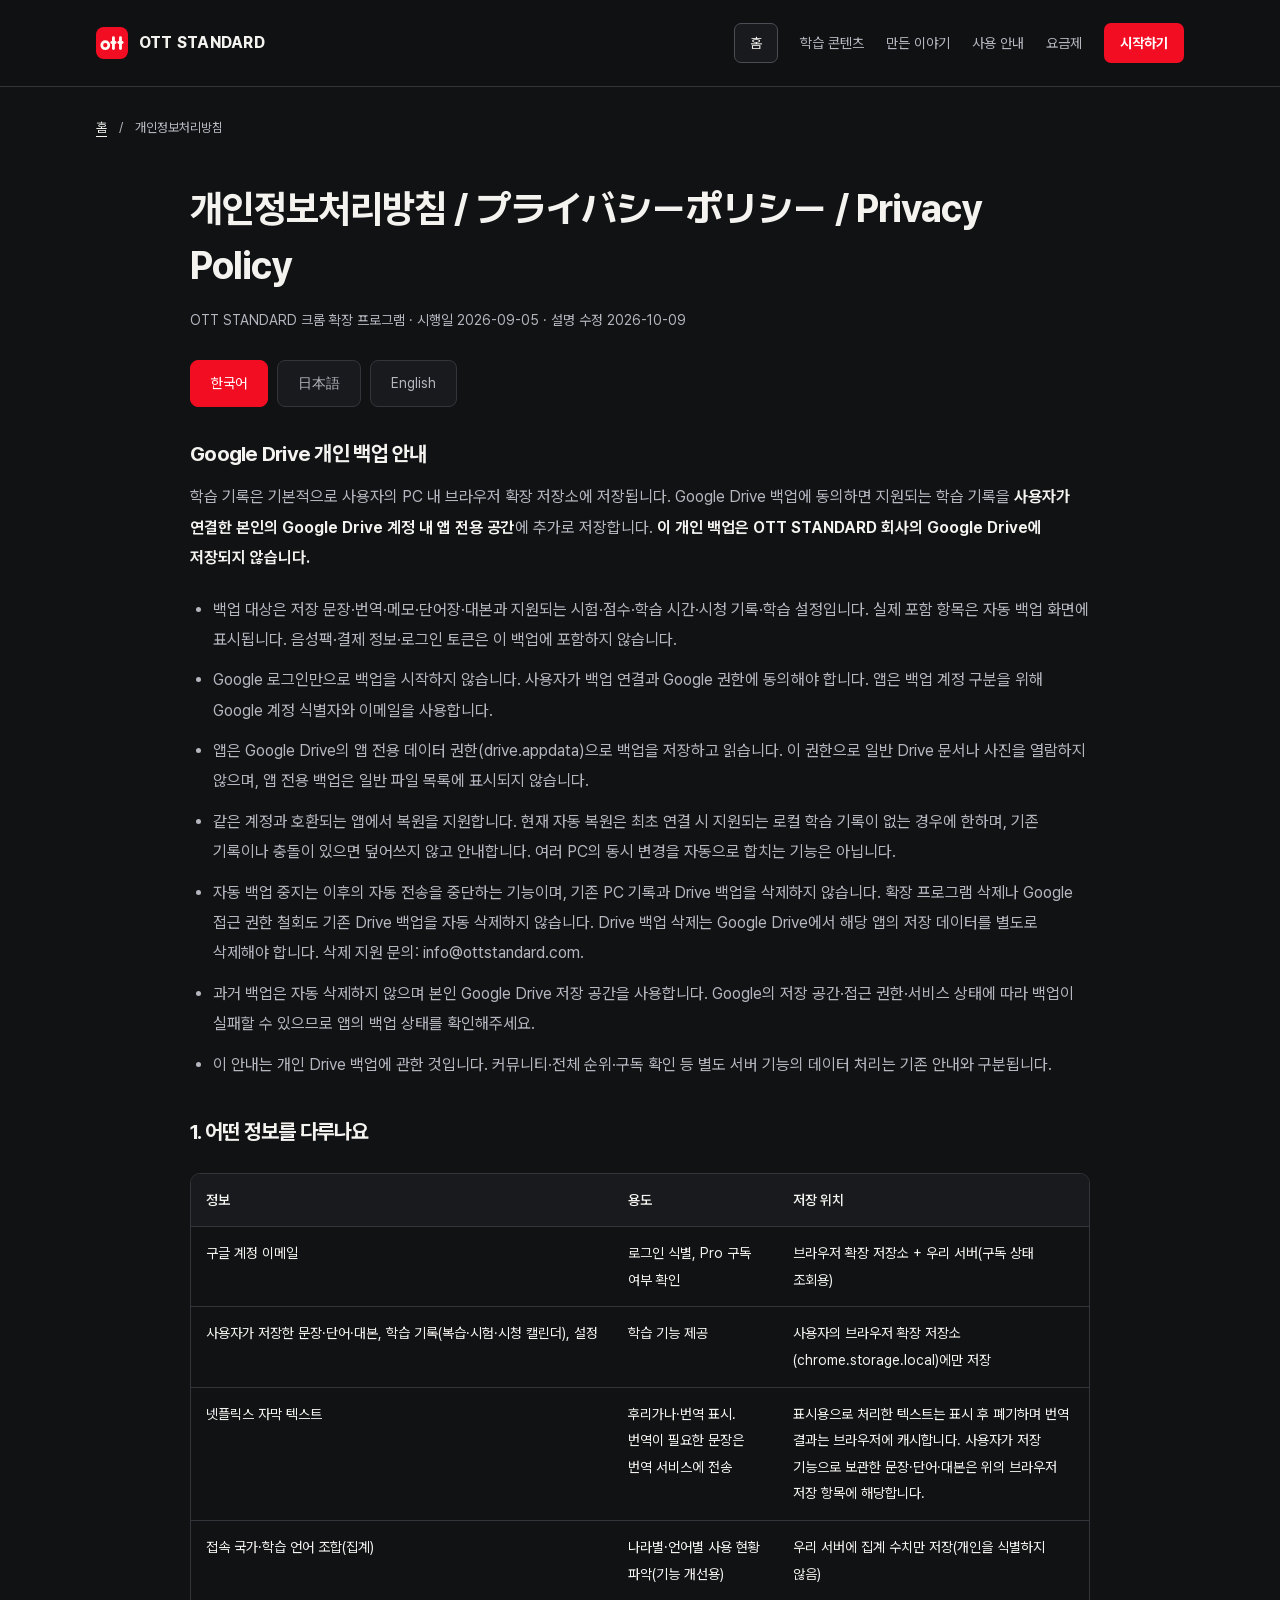
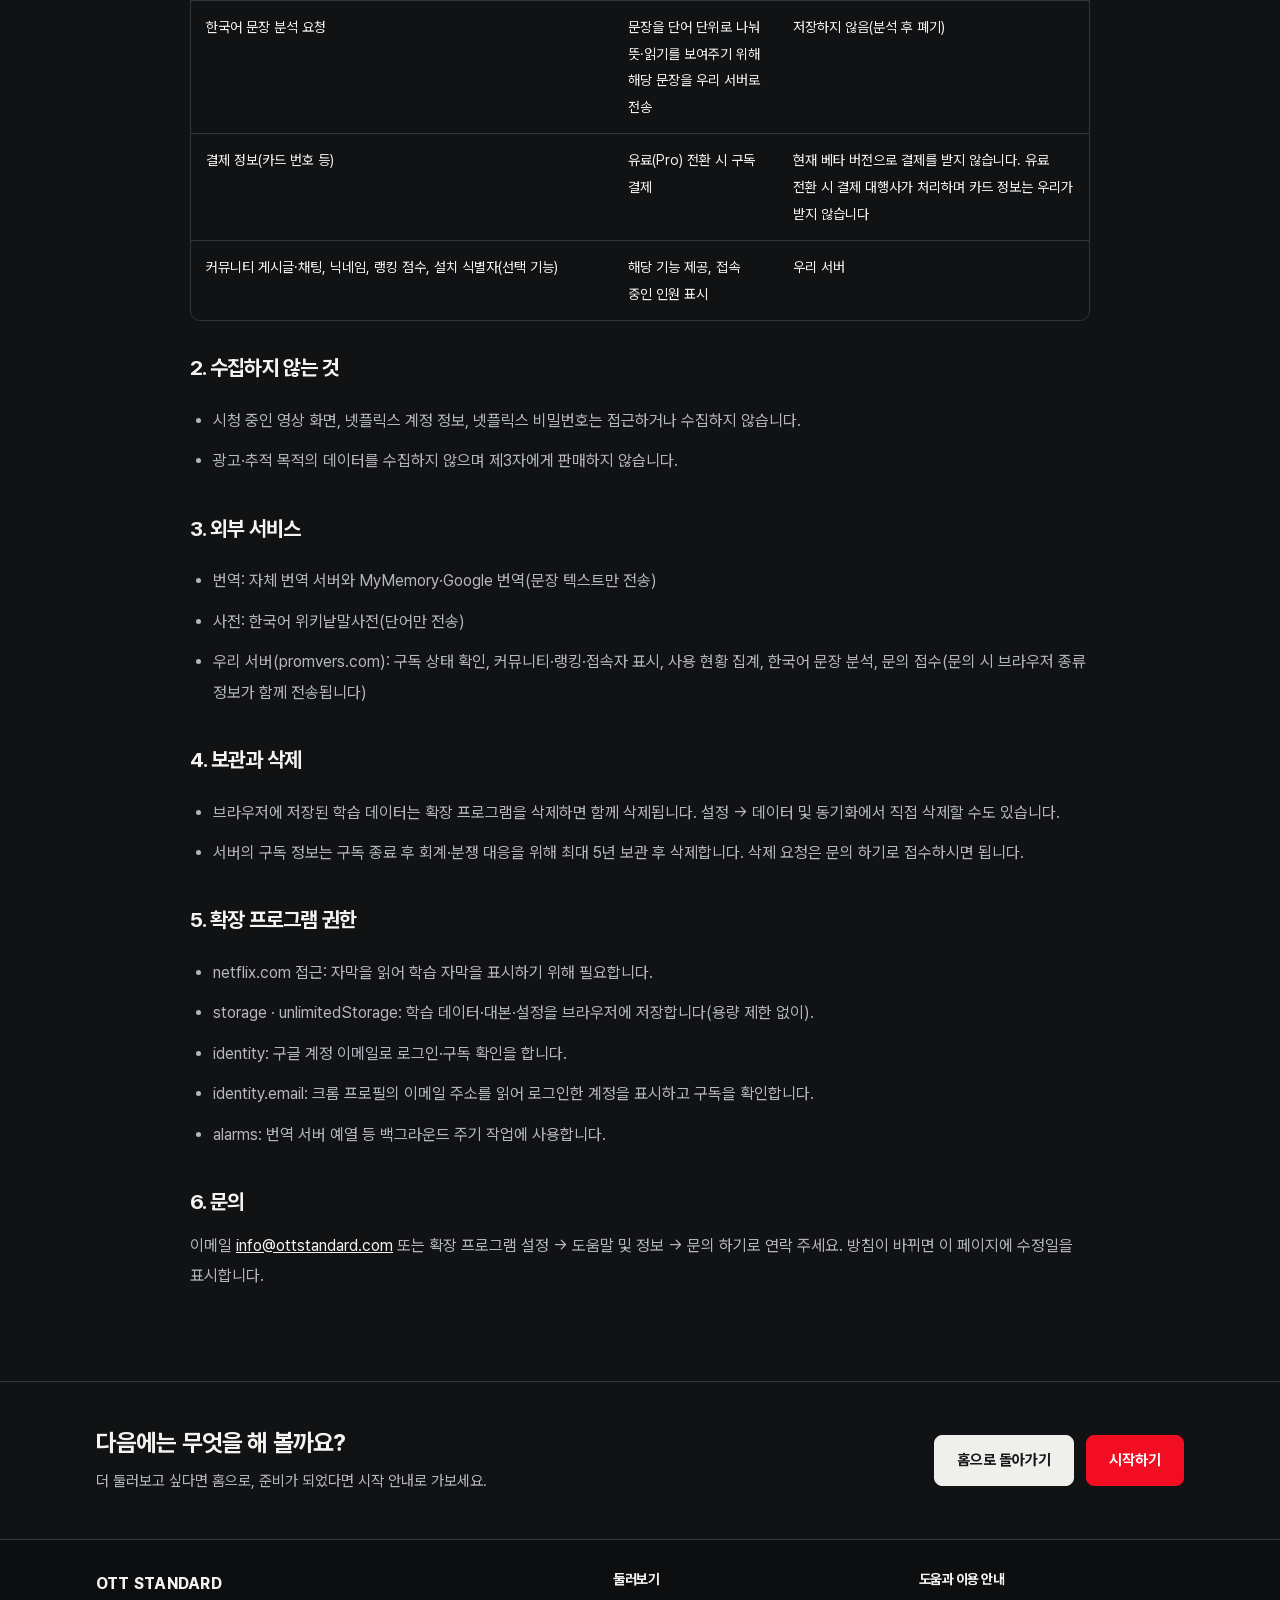
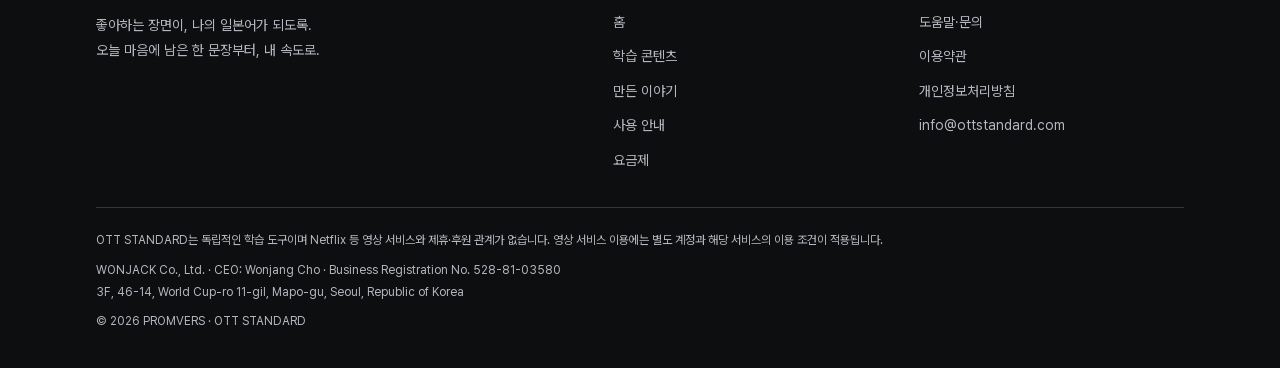
<file: legal/privacy.html>
<!doctype html>
<html lang="ko"><head><meta charset="utf-8"><meta name="viewport" content="width=device-width,initial-scale=1"><meta name="theme-color" content="#111214"><title>개인정보처리방침 · OTT STANDARD</title><meta name="description" content="좋아하는 장면이, 나의 일본어가 되도록. OTT STANDARD의 학습 콘텐츠, 사용 안내와 요금제를 만나보세요."><link rel="icon" href="/assets/logo.svg" type="image/svg+xml"><link rel="stylesheet" href="/assets/site.css?v=i18n-20261003b"></head><body data-mode="multipage"><a class="skip" href="#main">본문으로 바로가기</a><header class="topbar"><div class="wrap topbar-inner"><a class="brand" href="/" aria-label="OTT STANDARD 홈"><img src="/assets/logo.svg" width="32" height="32" alt="">OTT STANDARD</a><nav class="nav" aria-label="주 메뉴"><a class="home-link" data-nav="home" href="/">홈</a><a class="" data-nav="learning" href="/learning/">학습 콘텐츠</a><a class="" data-nav="about" href="/about/">만든 이야기</a><a class="" data-nav="docs" href="/docs/">사용 안내</a><a class="" data-nav="pricing" href="/pricing/">요금제</a><a class="nav-start" data-nav="start" href="/start/">시작하기</a></nav></div></header><main id="main" class="wrap page-content"><div class="breadcrumb" aria-label="현재 위치"><a href="/">홈</a><span aria-hidden="true">/</span><span>개인정보처리방침</span></div><article class="policy">
<h1>개인정보처리방침 / プライバシーポリシー / Privacy Policy</h1><div class="sub">OTT STANDARD 크롬 확장 프로그램 · 시행일 2026-09-05 · 설명 수정 2026-10-09</div>
<div class="lang" role="group" aria-label="문서 언어 선택"><button type="button" aria-pressed="true" class="on" data-l="ko">한국어</button><button type="button" aria-pressed="false" data-l="ja">日本語</button><button type="button" aria-pressed="false" data-l="en">English</button></div>

<section data-policy-lang="ko" lang="ko">

<h2>Google Drive 개인 백업 안내</h2>
<p>학습 기록은 기본적으로 사용자의 PC 내 브라우저 확장 저장소에 저장됩니다. Google Drive 백업에 동의하면 지원되는 학습 기록을 <strong>사용자가 연결한 본인의 Google Drive 계정 내 앱 전용 공간</strong>에 추가로 저장합니다. <strong>이 개인 백업은 OTT STANDARD 회사의 Google Drive에 저장되지 않습니다.</strong></p>
<ul><li>백업 대상은 저장 문장·번역·메모·단어장·대본과 지원되는 시험·점수·학습 시간·시청 기록·학습 설정입니다. 실제 포함 항목은 자동 백업 화면에 표시됩니다. 음성팩·결제 정보·로그인 토큰은 이 백업에 포함하지 않습니다.</li><li>Google 로그인만으로 백업을 시작하지 않습니다. 사용자가 백업 연결과 Google 권한에 동의해야 합니다. 앱은 백업 계정 구분을 위해 Google 계정 식별자와 이메일을 사용합니다.</li><li>앱은 Google Drive의 앱 전용 데이터 권한(drive.appdata)으로 백업을 저장하고 읽습니다. 이 권한으로 일반 Drive 문서나 사진을 열람하지 않으며, 앱 전용 백업은 일반 파일 목록에 표시되지 않습니다.</li><li>같은 계정과 호환되는 앱에서 복원을 지원합니다. 현재 자동 복원은 최초 연결 시 지원되는 로컬 학습 기록이 없는 경우에 한하며, 기존 기록이나 충돌이 있으면 덮어쓰지 않고 안내합니다. 여러 PC의 동시 변경을 자동으로 합치는 기능은 아닙니다.</li><li>자동 백업 중지는 이후의 자동 전송을 중단하는 기능이며, 기존 PC 기록과 Drive 백업을 삭제하지 않습니다. 확장 프로그램 삭제나 Google 접근 권한 철회도 기존 Drive 백업을 자동 삭제하지 않습니다. Drive 백업 삭제는 Google Drive에서 해당 앱의 저장 데이터를 별도로 삭제해야 합니다. 삭제 지원 문의: info@ottstandard.com.</li><li>과거 백업은 자동 삭제하지 않으며 본인 Google Drive 저장 공간을 사용합니다. Google의 저장 공간·접근 권한·서비스 상태에 따라 백업이 실패할 수 있으므로 앱의 백업 상태를 확인해주세요.</li><li>이 안내는 개인 Drive 백업에 관한 것입니다. 커뮤니티·전체 순위·구독 확인 등 별도 서버 기능의 데이터 처리는 기존 안내와 구분됩니다.</li></ul>

<h2>1. 어떤 정보를 다루나요</h2>
<div class="table-wrap"><table><tr><th>정보</th><th>용도</th><th>저장 위치</th></tr>
<tr><td>구글 계정 이메일</td><td>로그인 식별, Pro 구독 여부 확인</td><td>브라우저 확장 저장소 + 우리 서버(구독 상태 조회용)</td></tr>
<tr><td>사용자가 저장한 문장·단어·대본, 학습 기록(복습·시험·시청 캘린더), 설정</td><td>학습 기능 제공</td><td>사용자의 브라우저 확장 저장소(chrome.storage.local)에만 저장</td></tr>
<tr><td>넷플릭스 자막 텍스트</td><td>후리가나·번역 표시. 번역이 필요한 문장은 번역 서비스에 전송</td><td>표시용으로 처리한 텍스트는 표시 후 폐기하며 번역 결과는 브라우저에 캐시합니다. 사용자가 저장 기능으로 보관한 문장·단어·대본은 위의 브라우저 저장 항목에 해당합니다.</td></tr><tr><td>접속 국가·학습 언어 조합(집계)</td><td>나라별·언어별 사용 현황 파악(기능 개선용)</td><td>우리 서버에 집계 수치만 저장(개인을 식별하지 않음)</td></tr><tr><td>한국어 문장 분석 요청</td><td>문장을 단어 단위로 나눠 뜻·읽기를 보여주기 위해 해당 문장을 우리 서버로 전송</td><td>저장하지 않음(분석 후 폐기)</td></tr>
<tr><td>결제 정보(카드 번호 등)</td><td>유료(Pro) 전환 시 구독 결제</td><td>현재 베타 버전으로 결제를 받지 않습니다. 유료 전환 시 결제 대행사가 처리하며 카드 정보는 우리가 받지 않습니다</td></tr>
<tr><td>커뮤니티 게시글·채팅, 닉네임, 랭킹 점수, 설치 식별자(선택 기능)</td><td>해당 기능 제공, 접속 중인 인원 표시</td><td>우리 서버</td></tr></table></div>
<h2>2. 수집하지 않는 것</h2>
<ul><li>시청 중인 영상 화면, 넷플릭스 계정 정보, 넷플릭스 비밀번호는 접근하거나 수집하지 않습니다.</li><li>광고·추적 목적의 데이터를 수집하지 않으며 제3자에게 판매하지 않습니다.</li></ul>
<h2>3. 외부 서비스</h2>
<ul><li>번역: 자체 번역 서버와 MyMemory·Google 번역(문장 텍스트만 전송)</li><li>사전: 한국어 위키낱말사전(단어만 전송)</li><li>우리 서버(promvers.com): 구독 상태 확인, 커뮤니티·랭킹·접속자 표시, 사용 현황 집계, 한국어 문장 분석, 문의 접수(문의 시 브라우저 종류 정보가 함께 전송됩니다)</li></ul>
<h2>4. 보관과 삭제</h2>
<ul><li>브라우저에 저장된 학습 데이터는 확장 프로그램을 삭제하면 함께 삭제됩니다. 설정 → 데이터 및 동기화에서 직접 삭제할 수도 있습니다.</li><li>서버의 구독 정보는 구독 종료 후 회계·분쟁 대응을 위해 최대 5년 보관 후 삭제합니다. 삭제 요청은 문의 하기로 접수하시면 됩니다.</li></ul>
<h2>5. 확장 프로그램 권한</h2>
<ul><li>netflix.com 접근: 자막을 읽어 학습 자막을 표시하기 위해 필요합니다.</li><li>storage · unlimitedStorage: 학습 데이터·대본·설정을 브라우저에 저장합니다(용량 제한 없이).</li><li>identity: 구글 계정 이메일로 로그인·구독 확인을 합니다.</li><li>identity.email: 크롬 프로필의 이메일 주소를 읽어 로그인한 계정을 표시하고 구독을 확인합니다.</li><li>alarms: 번역 서버 예열 등 백그라운드 주기 작업에 사용합니다.</li></ul>
<h2>6. 문의</h2>
<p>이메일 <a href="mailto:info@ottstandard.com">info@ottstandard.com</a> 또는 확장 프로그램 설정 → 도움말 및 정보 → 문의 하기로 연락 주세요. 방침이 바뀌면 이 페이지에 수정일을 표시합니다.</p>
</section>

<section data-policy-lang="ja" lang="ja" hidden>

<h2>Google Drive の個人バックアップについて</h2>
<p>学習記録は通常、ご本人のPC内の拡張機能ストレージに保存されます。Google Drive バックアップに同意すると、対応する学習記録を<strong>接続したご本人の Google Drive アカウント内のアプリ専用領域</strong>にも保存します。<strong>この個人バックアップは OTT STANDARD の会社の Google Drive には保存されません。</strong></p>
<ul><li>対象は保存した文・翻訳・メモ・単語帳・台本と、対応する試験・スコア・学習時間・視聴記録・学習設定です。実際の対象は自動バックアップ画面に表示されます。音声パック・決済情報・ログイントークンは含みません。</li><li>Google ログインだけでは開始しません。バックアップ接続と Google の権限への同意が必要です。アカウント識別のため Google アカウントの識別子とメールアドレスを使用します。</li><li>アプリ専用データ権限(drive.appdata)で保存・読み込みを行います。この権限で通常の文書や写真を閲覧することはありません。バックアップは通常のファイル一覧には表示されません。</li><li>同じアカウントと対応アプリで復元を利用できます。現在の自動復元は、初回接続時に対象のローカル学習記録がない場合に限ります。既存記録や競合がある場合は上書きせず案内します。複数PCでの同時変更の自動統合は行いません。</li><li>自動バックアップの停止は以後の自動転送を止めるだけで、PCの記録や既存バックアップは削除しません。拡張機能の削除や Google のアクセス権限の取り消しでも Drive バックアップは自動削除されません。削除するには Google Drive で当該アプリの保存データを別途削除してください。お問い合わせ: info@ottstandard.com。</li><li>過去のバックアップは自動削除せず、ご本人の Drive 容量を使用します。容量・権限・サービス状態により失敗する場合があるため、アプリの状態表示をご確認ください。</li><li>これは個人 Drive バックアップの説明です。コミュニティ・全体ランキング・購読確認など別のサーバー機能のデータ処理とは区別されます。</li></ul>

<h2>1. 取り扱う情報</h2>
<div class="table-wrap"><table><tr><th>情報</th><th>目的</th><th>保存場所</th></tr>
<tr><td>Google アカウントのメールアドレス</td><td>ログイン識別、Pro サブスクリプション状態の確認</td><td>ブラウザの拡張機能ストレージ＋当社サーバー（購読状態の照会用）</td></tr>
<tr><td>ユーザーが保存した文・単語・台本、学習記録（復習・試験・視聴カレンダー）、設定</td><td>学習機能の提供</td><td>ユーザーのブラウザ内（chrome.storage.local）のみ</td></tr>
<tr><td>Netflix の字幕テキスト</td><td>ふりがな・翻訳の表示。翻訳が必要な文のみ翻訳サービスへ送信</td><td>表示用に処理したテキストは表示後に破棄し、翻訳結果はブラウザにキャッシュします。ユーザーが保存機能で保存した文・単語・台本は、上記のブラウザ保存データに該当します。</td></tr><tr><td>接続国・学習言語の組み合わせ（集計）</td><td>国別・言語別の利用状況の把握（機能改善のため）</td><td>当社サーバーに集計値のみ保存（個人を識別しません）</td></tr><tr><td>韓国語の文の解析リクエスト</td><td>文を単語単位に分けて意味・読みを表示するため、当該の文を当社サーバーへ送信</td><td>保存しない（解析後に破棄）</td></tr>
<tr><td>決済情報（カード番号など）</td><td>有料（Pro）移行時のサブスクリプション決済</td><td>現在はベータ版のため決済を受け付けていません。有料移行時は決済代行事業者が処理し、当社はカード情報を受け取りません</td></tr>
<tr><td>コミュニティ投稿・チャット、ニックネーム、ランキングスコア、インストール識別子（任意機能）</td><td>当該機能の提供、接続中の人数表示</td><td>当社サーバー</td></tr></table></div>
<h2>2. 収集しないもの</h2>
<ul><li>視聴中の映像、Netflix アカウント情報・パスワードにはアクセスせず、収集もしません。</li><li>広告・トラッキング目的のデータは収集せず、第三者に販売しません。</li></ul>
<h2>3. 外部サービス</h2>
<ul><li>翻訳: 自社の翻訳サーバーおよび MyMemory・Google 翻訳（文のテキストのみ送信）</li><li>辞書: 韓国語ウィクショナリー（単語のみ送信）</li><li>当社サーバー（promvers.com）: 購読状態の確認、コミュニティ・ランキング・接続人数の表示、利用状況の集計、韓国語の文の解析、お問い合わせの受付（お問い合わせ時にブラウザの種類情報が併せて送信されます）</li></ul>
<h2>4. 保存と削除</h2>
<ul><li>ブラウザ内の学習データは拡張機能を削除すると共に削除されます。設定 → データと同期 から直接削除もできます。</li><li>サーバー上の購読情報は、購読終了後、会計・紛争対応のため最長5年間保存した後に削除します。削除のご依頼はお問い合わせから受け付けます。</li></ul>
<h2>5. 拡張機能の権限</h2>
<ul><li>netflix.com へのアクセス: 字幕を読み取り学習用字幕を表示するために必要です。</li><li>storage · unlimitedStorage: 学習データ・台本・設定をブラウザに保存します（容量制限なし）。</li><li>identity: Google アカウントのメールアドレスでログイン・購読確認を行います。</li><li>identity.email: Chrome プロフィールのメールアドレスを読み取り、ログイン中のアカウント表示と購読確認に使います。</li><li>alarms: 翻訳サーバーのウォームアップなど、バックグラウンドの定期処理に使用します。</li></ul>
<h2>6. お問い合わせ</h2>
<p>拡張機能の設定 → ヘルプと情報 → お問い合わせ からご連絡ください。改定時は本ページに更新日を表示します。</p>
</section>
<section data-policy-lang="en" lang="en" hidden>

<h2>Personal Google Drive backup</h2>
<p>Learning records are stored by default in the browser extension storage on your PC. If you consent to Google Drive backup, supported records are also saved in <strong>the app-specific storage of your own connected Google Drive account</strong>. <strong>This personal backup is not stored in OTT STANDARD's company Google Drive.</strong></p>
<ul><li>Supported data includes saved sentences, translations, notes, vocabulary, scripts, exams, scores, study time, viewing records and learning settings. The backup page lists the actual included items. Voice packs, payment details and login tokens are excluded.</li><li>Google sign-in alone does not start backup. You must consent to the backup connection and Google permissions. The app uses your Google account identifier and email to distinguish the backup account.</li><li>The app uses the app-specific data permission (drive.appdata) to save and read backups. This permission does not give access to ordinary Drive documents or photos. Backups are not shown in the ordinary file list.</li><li>Restoration requires the same account and a compatible app. Automatic restoration currently applies only on initial connection when supported local learning records are absent. Existing records or conflicts are not overwritten; the app displays a notice. Concurrent edits from multiple PCs are not automatically merged.</li><li>Pausing automatic backup stops future automatic transfers; it does not delete PC records or existing Drive backups. Uninstalling the extension or revoking Google access does not automatically delete existing Drive backups either. To delete them, separately delete the app's stored data in Google Drive. For deletion assistance, contact info@ottstandard.com.</li><li>Older backups are not automatically deleted and use your own Drive storage. Storage limits, permissions or service availability may prevent backup; check the app's backup status.</li><li>This notice concerns personal Drive backups. Data processing for separate server features such as community, global rankings and subscription checks remains distinct.</li></ul>

<h2>1. What we process</h2>
<div class="table-wrap"><table><tr><th>Data</th><th>Purpose</th><th>Where it is stored</th></tr>
<tr><td>Google account email</td><td>Sign-in identity and Pro subscription check</td><td>Browser extension storage + our server (subscription lookup)</td></tr>
<tr><td>User-saved sentences, words and transcripts, study records (review, exams, watch calendar), settings</td><td>Providing study features</td><td>Only in your browser (chrome.storage.local)</td></tr>
<tr><td>Netflix subtitle text</td><td>Showing furigana and translations; sentences needing translation are sent to a translation service</td><td>Text processed for display is discarded after display; translation results are cached in your browser. Sentences, words and transcripts retained using the save features are covered by the browser-stored data entry above.</td></tr><tr><td>Country and study language pair (aggregate)</td><td>Understanding usage by country and language (to improve features)</td><td>Only aggregate counts stored on our server (does not identify individuals)</td></tr><tr><td>Korean sentence analysis request</td><td>The sentence is sent to our server to split it into words and show meanings and readings</td><td>Not stored (discarded after analysis)</td></tr>
<tr><td>Payment details (card number, etc.)</td><td>Subscription billing when you move to a paid (Pro) plan</td><td>We do not take payments during the beta. When a paid plan launches, a payment provider handles it and we never receive card details</td></tr>
<tr><td>Community posts, chat, nickname, ranking score, install identifier (optional features)</td><td>Providing those features and showing the number of people online</td><td>Our server</td></tr></table></div>
<h2>2. What we do not collect</h2>
<ul><li>We do not access or collect the video you watch, your Netflix account details, or your Netflix password.</li><li>We do not collect data for advertising or tracking, and we never sell data to third parties.</li></ul>
<h2>3. Third-party services</h2>
<ul><li>Translation: our own translation server and MyMemory / Google Translate (sentence text only)</li><li>Dictionary: Korean Wiktionary (single words only)</li><li>Our server (promvers.com): subscription status, community, ranking and online-user count, aggregate usage stats, Korean sentence analysis, and support inquiries (your browser type is sent along with an inquiry)</li></ul>
<h2>4. Retention and deletion</h2>
<ul><li>Study data stored in your browser is removed when you uninstall the extension. You can also delete it under Settings → Data &amp; sync.</li><li>Subscription records on our server are kept for up to 5 years after the subscription ends for accounting and dispute handling, then deleted. You can request deletion via Contact us.</li></ul>
<h2>5. Extension permissions</h2>
<ul><li>Access to netflix.com: required to read subtitles and display study subtitles.</li><li>storage &amp; unlimitedStorage: saves study data, scripts and settings in your browser (without size limits).</li><li>identity: signs you in with your Google account email and checks your subscription.</li><li>identity.email: reads your Chrome profile email address to show the signed-in account and check your subscription.</li><li>alarms: used for periodic background tasks such as warming up the translation server.</li></ul>
<h2>6. Contact</h2>
<p>Extension settings → Help &amp; info → Contact us. If this policy changes, the revision date is shown on this page.</p>
</section>

</article></main><div class="page-navigation"><div class="wrap page-navigation-inner"><div><h2>다음에는 무엇을 해 볼까요?</h2><p>더 둘러보고 싶다면 홈으로, 준비가 되었다면 시작 안내로 가보세요.</p></div><div class="actions"><a class="button home-button" href="/">홈으로 돌아가기</a><a class="button primary" href="/start/">시작하기</a></div></div></div>
<footer class="footer"><div class="wrap"><div class="footer-menu"><div><a class="brand" href="/">OTT STANDARD</a><p>좋아하는 장면이, 나의 일본어가 되도록.<br>오늘 마음에 남은 한 문장부터, 내 속도로.</p></div><div><h3>둘러보기</h3><a href="/">홈</a><a href="/learning/">학습 콘텐츠</a><a href="/about/">만든 이야기</a><a href="/docs/">사용 안내</a><a href="/pricing/">요금제</a></div><div><h3>도움과 이용 안내</h3><a href="/support/">도움말·문의</a><a href="/terms/">이용약관</a><a href="/privacy/">개인정보처리방침</a><a href="mailto:info@ottstandard.com">info@ottstandard.com</a></div></div><div class="footer-bottom"><p>OTT STANDARD는 독립적인 학습 도구이며 Netflix 등 영상 서비스와 제휴·후원 관계가 없습니다. 영상 서비스 이용에는 별도 계정과 해당 서비스의 이용 조건이 적용됩니다.</p><p>WONJACK Co., Ltd. · CEO: Wonjang Cho · Business Registration No. 528-81-03580<br>3F, 46-14, World Cup-ro 11-gil, Mapo-gu, Seoul, Republic of Korea</p><p>© 2026 PROMVERS · OTT STANDARD</p></div></div></footer><script src="/assets/site.js?v=i18n-20261003"></script></body></html>
</file>
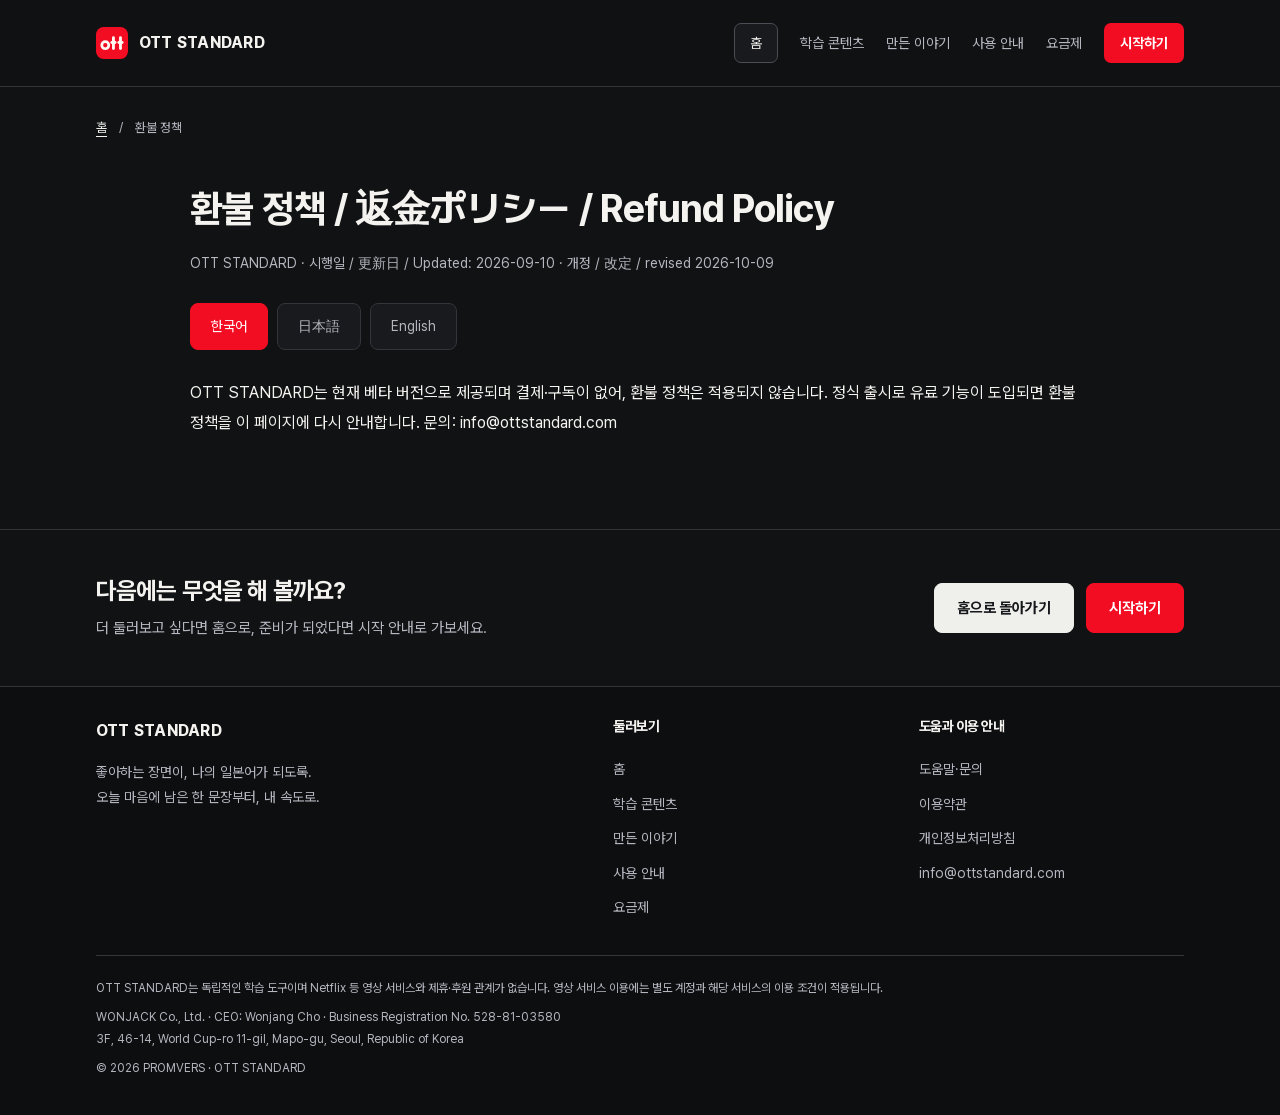
<file: legal/refund.html>
<!doctype html>
<html lang="ko"><head><meta charset="utf-8"><meta name="viewport" content="width=device-width,initial-scale=1"><meta name="theme-color" content="#111214"><title>환불 정책 · OTT STANDARD</title><meta name="description" content="좋아하는 장면이, 나의 일본어가 되도록. OTT STANDARD의 학습 콘텐츠, 사용 안내와 요금제를 만나보세요."><link rel="icon" href="/assets/logo.svg" type="image/svg+xml"><link rel="stylesheet" href="/assets/site.css?v=i18n-20261003b"><style>[data-policy-lang]>.box~*{display:none}</style></head><body data-mode="multipage"><a class="skip" href="#main">본문으로 바로가기</a><header class="topbar"><div class="wrap topbar-inner"><a class="brand" href="/" aria-label="OTT STANDARD 홈"><img src="/assets/logo.svg" width="32" height="32" alt="">OTT STANDARD</a><nav class="nav" aria-label="주 메뉴"><a class="home-link" data-nav="home" href="/">홈</a><a class="" data-nav="learning" href="/learning/">학습 콘텐츠</a><a class="" data-nav="about" href="/about/">만든 이야기</a><a class="" data-nav="docs" href="/docs/">사용 안내</a><a class="" data-nav="pricing" href="/pricing/">요금제</a><a class="nav-start" data-nav="start" href="/start/">시작하기</a></nav></div></header><main id="main" class="wrap page-content"><div class="breadcrumb" aria-label="현재 위치"><a href="/">홈</a><span aria-hidden="true">/</span><span>환불 정책</span></div><article class="policy">
<h1>환불 정책 / 返金ポリシー / Refund Policy</h1><div class="sub">OTT STANDARD · 시행일 / 更新日 / Updated: 2026-09-10 · 개정 / 改定 / revised 2026-10-09</div>
<div class="lang" role="group" aria-label="문서 언어 선택"><button type="button" aria-pressed="true" class="on" data-l="ko">한국어</button><button type="button" aria-pressed="false" data-l="ja">日本語</button><button type="button" aria-pressed="false" data-l="en">English</button></div>

<section data-policy-lang="ko" lang="ko">
<div class="box">OTT STANDARD는 현재 베타 버전으로 제공되며 결제·구독이 없어, 환불 정책은 적용되지 않습니다. 정식 출시로 유료 기능이 도입되면 환불 정책을 이 페이지에 다시 안내합니다. 문의: info@ottstandard.com</div>
<h2>1. 서비스와 결제</h2>
<ul><li>OTT STANDARD Pro는 월 단위 자동 갱신 구독입니다. 결제는 판매 대행사(Merchant of Record)를 통해 처리되며, 영수증과 청구는 판매 대행사 명의로 발행됩니다.</li>
<li>구독은 다음 결제일 전에 언제든 해지할 수 있습니다. 해지하면 이미 결제한 기간이 끝날 때까지 Pro 기능을 계속 이용할 수 있습니다.</li></ul>
<h2>2. 30일 무료 체험</h2>
<ul><li>가입 후 30일간 Pro를 무료로 이용할 수 있으며(결제 수단 등록 불필요, 요금 청구 없음), 무료 이용은 계정당 1회 제공됩니다. 이후에도 이용하려면 구독해야 하며, 구독 시 즉시 결제되고 매월 자동 갱신됩니다.</li>
<li>체험 종료 전에 해지하면 어떤 요금도 청구되지 않습니다. 체험 종료일은 결제 안내 이메일과 구독 관리 페이지에서 확인할 수 있습니다.</li>
<li>무료 체험은 계정당 1회 제공됩니다.</li></ul>
<h2>3. 환불 기준</h2>
<ul><li><b>결제 후 14일 이내 무조건 전액 환불</b>: 첫 결제와 모든 자동 갱신 결제에 각각 적용됩니다. 각 결제일로부터 14일 이내에 환불을 요청하면 해당 결제 금액을 예외나 조건 없이 전액 환불합니다. 유료 기능을 이미 사용했더라도 환불받을 수 있으며, 사유를 제시할 필요가 없습니다.</li>
<li><b>14일 이후</b>: 중복 결제나 시스템 오류 등은 문의해 주세요. 관련 법령에 따른 환불 권리는 계속 보장됩니다. 14일 이내 전액 환불 권리를 제한하지 않는 범위에서, 단순 해지에 따른 남은 이용 기간의 일할 환불은 제공하지 않습니다.</li></ul>
<h2>4. 환불 신청 방법</h2>
<ul><li>이메일 <a href="mailto:info@ottstandard.com">info@ottstandard.com</a>, 확장 프로그램 설정 → 도움말 및 정보 → <b>문의 하기</b>, 또는 결제 시 받은 영수증 이메일의 링크를 통해 신청할 수 있습니다.</li>
<li>결제에 사용한 이메일과 주문 번호를 알려 주시면 확인 후 <b>5~10영업일</b> 안에 원래 결제 수단으로 환불됩니다. 카드사에 따라 반영에 며칠 더 걸릴 수 있습니다.</li></ul>
<h2>5. 기타</h2>
<ul><li>환불이 완료되면 Pro 기능은 즉시 종료되고 계정은 무료 등급으로 돌아갑니다. 저장한 문장·단어 데이터는 삭제되지 않습니다.</li>
<li>이 정책은 관련 법령이 정한 소비자의 권리를 제한하지 않습니다. 정책이 바뀌면 이 페이지에 수정일을 표시합니다.</li></ul>
</section>

<section data-policy-lang="ja" lang="ja" hidden>
<div class="box">OTT STANDARD は現在ベータ版として提供されており、決済・サブスクリプションがないため、返金ポリシーは適用されません。正式リリースで有料機能が導入された際に、返金ポリシーを本ページで改めてご案内します。お問い合わせ: info@ottstandard.com</div>
<h2>1. サービスと決済</h2>
<ul><li>OTT STANDARD Pro は月額の自動更新サブスクリプションです。決済は販売代行事業者（Merchant of Record）を通じて処理され、領収書・請求は販売代行事業者の名義で発行されます。</li>
<li>次回請求日の前であればいつでも解約できます。解約後も、支払い済みの期間が終了するまで Pro 機能をご利用いただけます。</li></ul>
<h2>2. 30日間無料トライアル</h2>
<ul><li>ご登録後30日間、Proを無料でご利用いただけます（お支払い方法の登録は不要、料金の請求はありません）。無料利用はアカウントごとに1回です。以降も利用するには購読が必要で、購読時に即時決済され毎月自動更新されます。</li>
<li>トライアル終了前に解約すれば、一切料金は発生しません。終了日は案内メールおよびサブスクリプション管理ページで確認できます。</li>
<li>無料トライアルはアカウントにつき1回です。</li></ul>
<h2>3. 返金の基準</h2>
<ul><li><b>各決済から14日以内は無条件で全額返金</b>: 初回決済およびすべての自動更新決済にそれぞれ適用されます。各決済日から14日以内に申請すれば、その決済金額を例外や条件なく全額返金します。有料機能を利用済みでも返金でき、理由の提示は不要です。</li>
<li><b>14日経過後</b>: 二重請求やシステムエラーなどはお問い合わせください。適用法令に基づく返金の権利は引き続き保障されます。14日以内の全額返金の権利を制限することなく、単なる解約による残り期間の日割り返金は提供しません。</li></ul>
<h2>4. 返金の申請方法</h2>
<ul><li>拡張機能の設定 → ヘルプと情報 → <b>お問い合わせ</b>、または領収書メール内のリンクから申請できます。</li>
<li>決済に使用したメールアドレスと注文番号をお知らせください。確認後、<b>5〜10営業日</b>以内に元のお支払い方法へ返金します。カード会社により反映まで数日かかる場合があります。</li></ul>
<h2>5. その他</h2>
<ul><li>返金完了後、Pro 機能は直ちに終了し、アカウントは無料プランに戻ります。保存した文・単語データは削除されません。</li>
<li>本ポリシーは、法令で定められた消費者の権利を制限するものではありません。改定時は本ページに更新日を表示します。</li></ul>
</section>
<section data-policy-lang="en" lang="en" hidden>
<div class="box">OTT STANDARD is currently a beta version with no payments or subscriptions, so this Refund Policy does not apply. When paid features are introduced at the official release, the refund policy will be published again on this page. Contact: info@ottstandard.com</div>
<h2>1. Service and billing</h2>
<ul><li>OTT STANDARD Pro is a monthly auto-renewing subscription. Payments are processed by our Merchant of Record; receipts and charges appear under the Merchant of Record's name.</li>
<li>You can cancel at any time before the next billing date. After cancelling, Pro features stay available until the end of the period you already paid for.</li></ul>
<h2>2. 30-day free trial</h2>
<ul><li>You get 30 days of Pro free after signing up (no payment method required, nothing charged), once per account. To keep using Pro afterward you must subscribe; subscriptions are charged immediately and renew monthly.</li>
<li>Cancel before the trial ends and you will never be charged. The trial end date is shown in your confirmation email and on the subscription management page.</li>
<li>One free trial per account.</li></ul>
<h2>3. Refund rules</h2>
<ul><li><b>Unconditional full refund within 14 days of each payment</b>: This applies to the initial payment and every automatic renewal payment. Request a refund within 14 days of the relevant payment date to receive a full refund of that payment, with no exceptions or conditions. You are eligible even if you have used paid features, and no reason is required.</li>
<li><b>After 14 days</b>: Contact us about duplicate charges, system errors, or other billing issues. Your refund rights under applicable law remain unaffected. Without limiting the unconditional 14-day full-refund right, we do not offer prorated refunds of remaining days solely for cancellation.</li></ul>
<h2>4. How to request a refund</h2>
<ul><li>Extension settings → Help &amp; info → <b>Contact us</b>, or use the link in the receipt email you received at purchase.</li>
<li>Tell us the email used for payment and the order number. After verification, refunds are issued to the original payment method within <b>5–10 business days</b>; your card issuer may take a few extra days to post it.</li></ul>
<h2>5. Other</h2>
<ul><li>Once a refund is issued, Pro features end immediately and the account returns to the Free plan. Saved sentences and words are not deleted.</li>
<li>This policy does not limit any rights you have under applicable consumer law. If the policy changes, the revision date is shown on this page.</li></ul>
</section>

</article></main><div class="page-navigation"><div class="wrap page-navigation-inner"><div><h2>다음에는 무엇을 해 볼까요?</h2><p>더 둘러보고 싶다면 홈으로, 준비가 되었다면 시작 안내로 가보세요.</p></div><div class="actions"><a class="button home-button" href="/">홈으로 돌아가기</a><a class="button primary" href="/start/">시작하기</a></div></div></div>
<footer class="footer"><div class="wrap"><div class="footer-menu"><div><a class="brand" href="/">OTT STANDARD</a><p>좋아하는 장면이, 나의 일본어가 되도록.<br>오늘 마음에 남은 한 문장부터, 내 속도로.</p></div><div><h3>둘러보기</h3><a href="/">홈</a><a href="/learning/">학습 콘텐츠</a><a href="/about/">만든 이야기</a><a href="/docs/">사용 안내</a><a href="/pricing/">요금제</a></div><div><h3>도움과 이용 안내</h3><a href="/support/">도움말·문의</a><a href="/terms/">이용약관</a><a href="/privacy/">개인정보처리방침</a><a href="mailto:info@ottstandard.com">info@ottstandard.com</a></div></div><div class="footer-bottom"><p>OTT STANDARD는 독립적인 학습 도구이며 Netflix 등 영상 서비스와 제휴·후원 관계가 없습니다. 영상 서비스 이용에는 별도 계정과 해당 서비스의 이용 조건이 적용됩니다.</p><p>WONJACK Co., Ltd. · CEO: Wonjang Cho · Business Registration No. 528-81-03580<br>3F, 46-14, World Cup-ro 11-gil, Mapo-gu, Seoul, Republic of Korea</p><p>© 2026 PROMVERS · OTT STANDARD</p></div></div></footer><script src="/assets/site.js?v=i18n-20261003"></script></body></html>
</file>
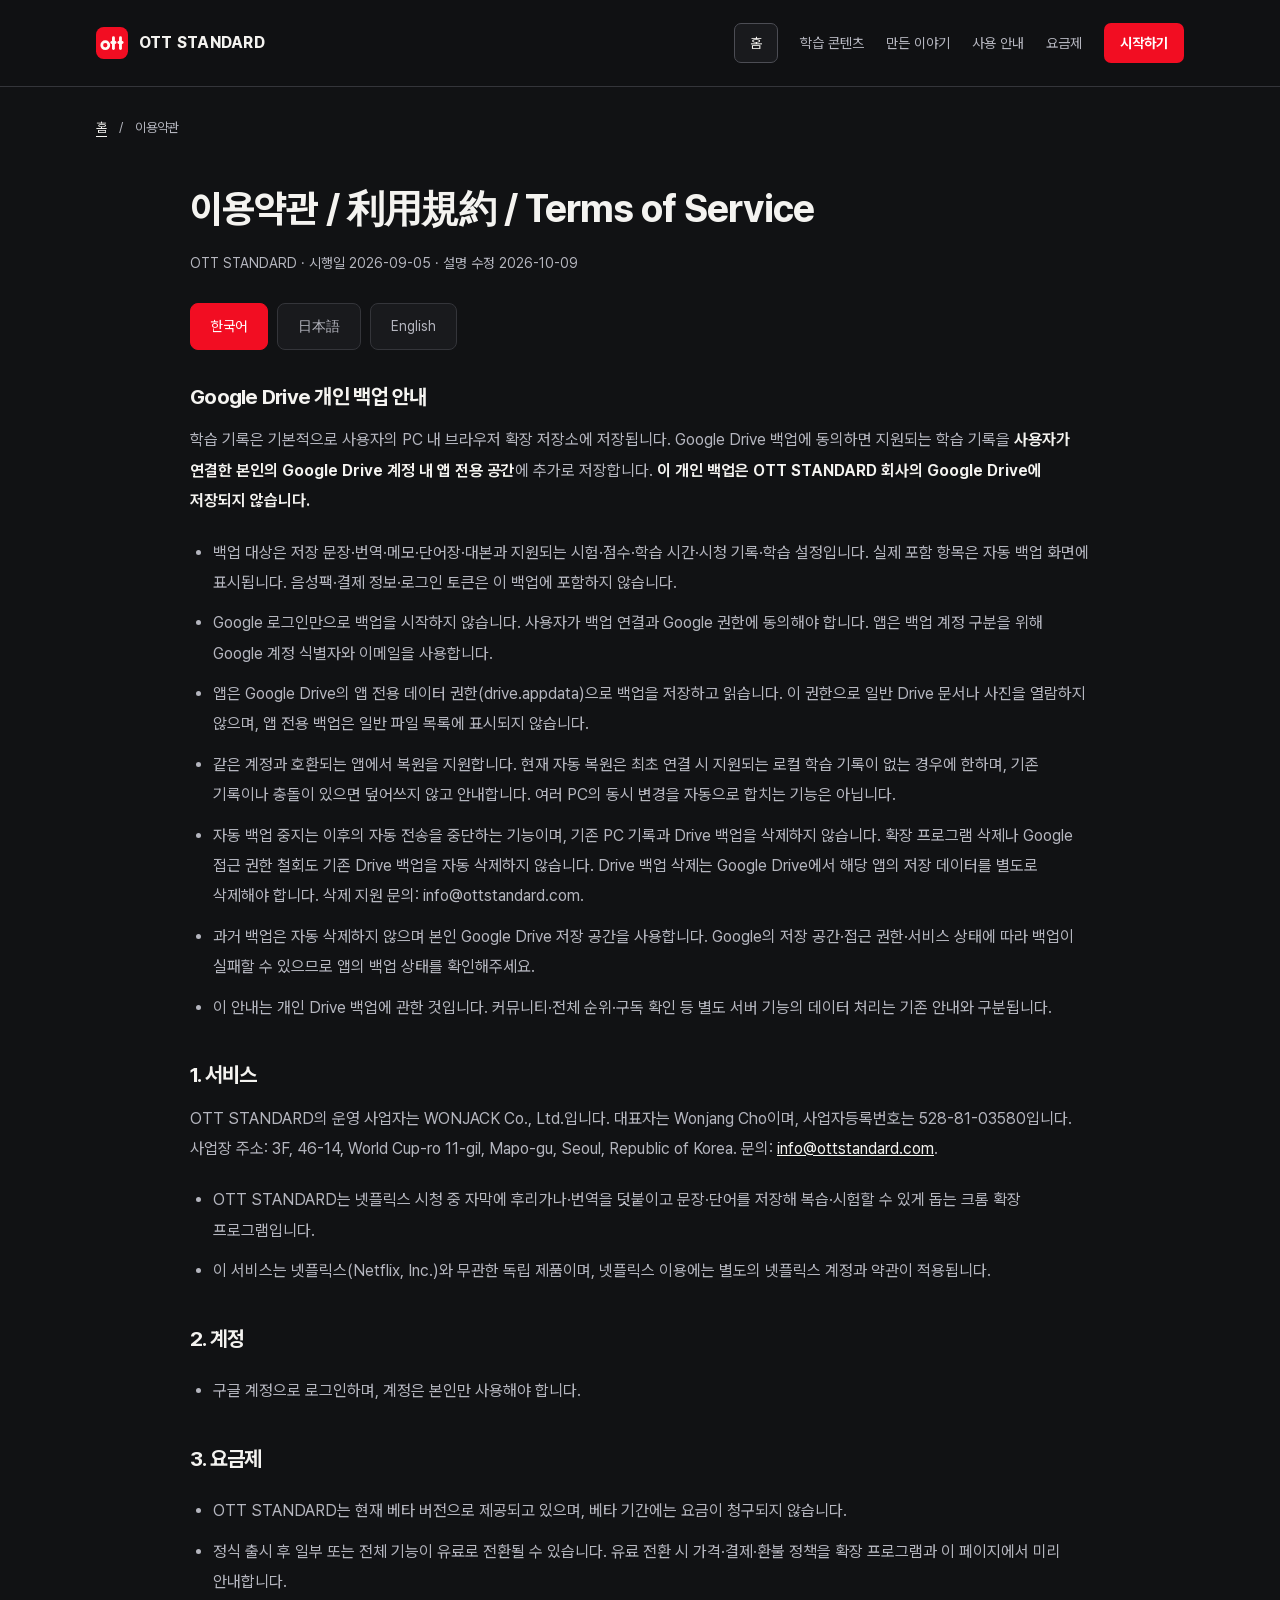
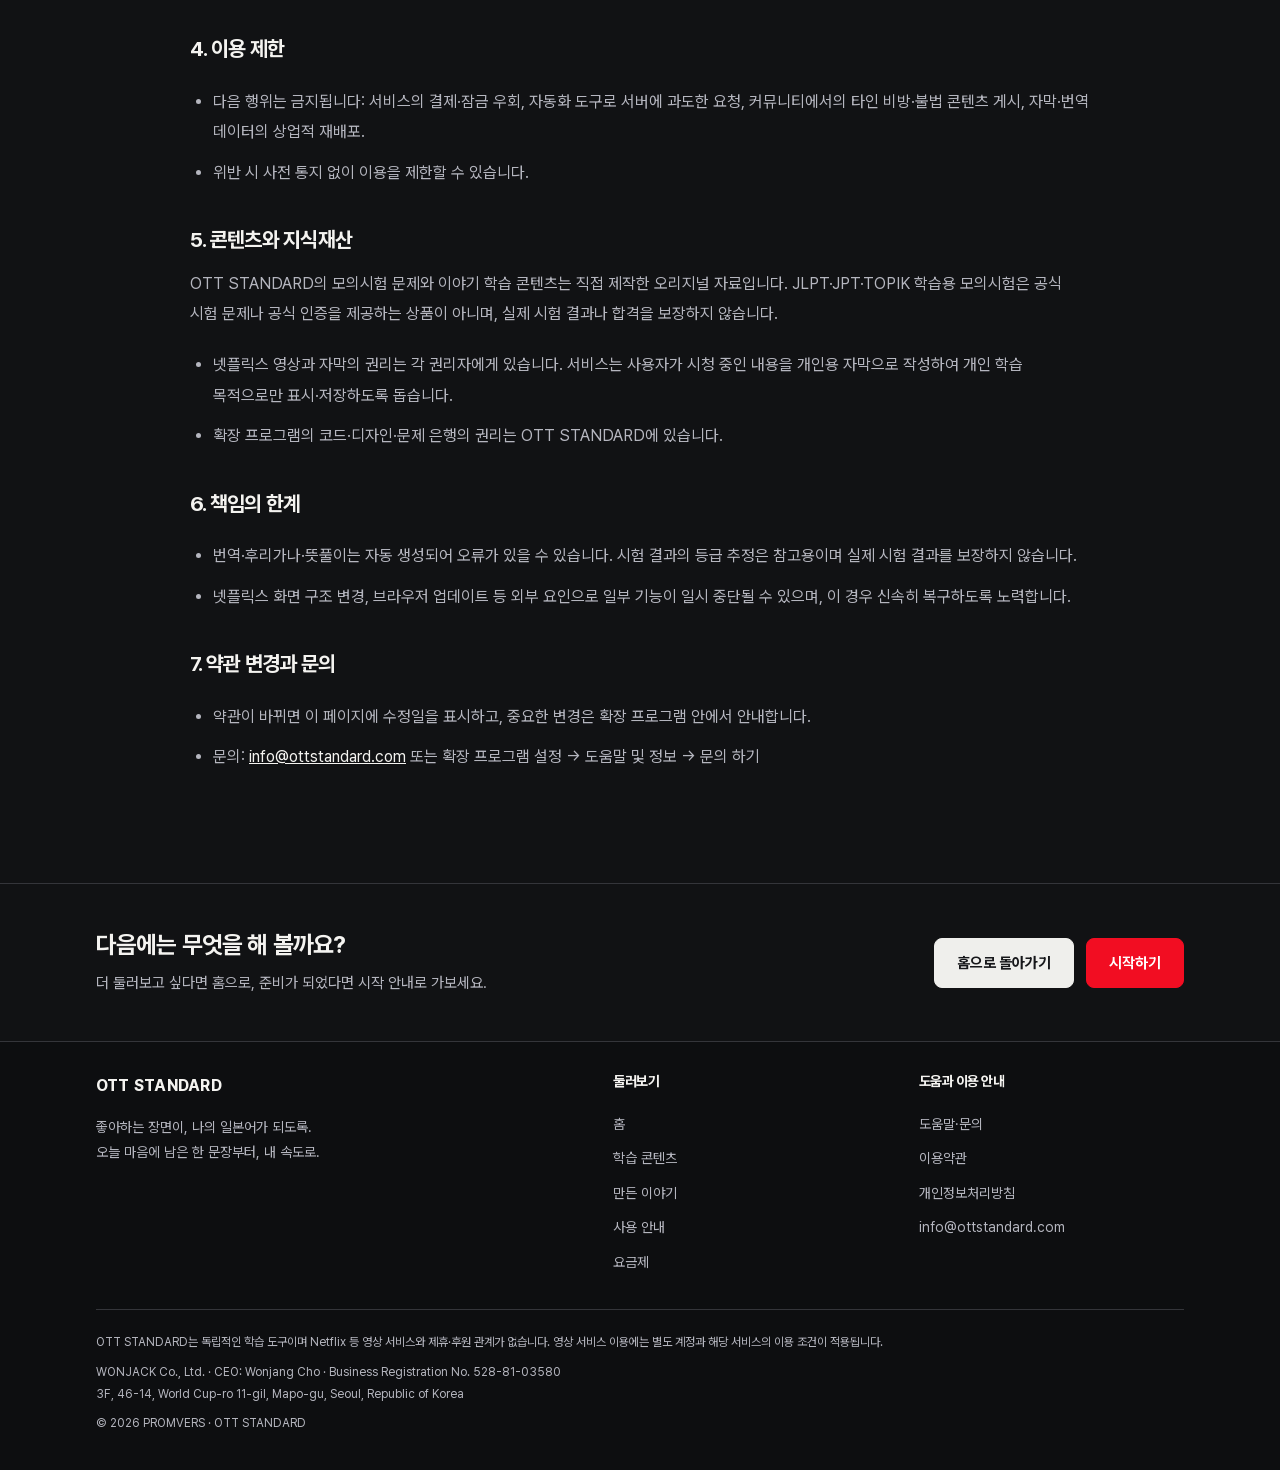
<file: legal/terms.html>
<!doctype html>
<html lang="ko"><head><meta charset="utf-8"><meta name="viewport" content="width=device-width,initial-scale=1"><meta name="theme-color" content="#111214"><title>이용약관 · OTT STANDARD</title><meta name="description" content="좋아하는 장면이, 나의 일본어가 되도록. OTT STANDARD의 학습 콘텐츠, 사용 안내와 요금제를 만나보세요."><link rel="icon" href="/assets/logo.svg" type="image/svg+xml"><link rel="stylesheet" href="/assets/site.css?v=i18n-20261003b"></head><body data-mode="multipage"><a class="skip" href="#main">본문으로 바로가기</a><header class="topbar"><div class="wrap topbar-inner"><a class="brand" href="/" aria-label="OTT STANDARD 홈"><img src="/assets/logo.svg" width="32" height="32" alt="">OTT STANDARD</a><nav class="nav" aria-label="주 메뉴"><a class="home-link" data-nav="home" href="/">홈</a><a class="" data-nav="learning" href="/learning/">학습 콘텐츠</a><a class="" data-nav="about" href="/about/">만든 이야기</a><a class="" data-nav="docs" href="/docs/">사용 안내</a><a class="" data-nav="pricing" href="/pricing/">요금제</a><a class="nav-start" data-nav="start" href="/start/">시작하기</a></nav></div></header><main id="main" class="wrap page-content"><div class="breadcrumb" aria-label="현재 위치"><a href="/">홈</a><span aria-hidden="true">/</span><span>이용약관</span></div><article class="policy">
<h1>이용약관 / 利用規約 / Terms of Service</h1><div class="sub">OTT STANDARD · 시행일 2026-09-05 · 설명 수정 2026-10-09</div>
<div class="lang" role="group" aria-label="문서 언어 선택"><button type="button" aria-pressed="true" class="on" data-l="ko">한국어</button><button type="button" aria-pressed="false" data-l="ja">日本語</button><button type="button" aria-pressed="false" data-l="en">English</button></div>

<section data-policy-lang="ko" lang="ko">

<h2>Google Drive 개인 백업 안내</h2>
<p>학습 기록은 기본적으로 사용자의 PC 내 브라우저 확장 저장소에 저장됩니다. Google Drive 백업에 동의하면 지원되는 학습 기록을 <strong>사용자가 연결한 본인의 Google Drive 계정 내 앱 전용 공간</strong>에 추가로 저장합니다. <strong>이 개인 백업은 OTT STANDARD 회사의 Google Drive에 저장되지 않습니다.</strong></p>
<ul><li>백업 대상은 저장 문장·번역·메모·단어장·대본과 지원되는 시험·점수·학습 시간·시청 기록·학습 설정입니다. 실제 포함 항목은 자동 백업 화면에 표시됩니다. 음성팩·결제 정보·로그인 토큰은 이 백업에 포함하지 않습니다.</li><li>Google 로그인만으로 백업을 시작하지 않습니다. 사용자가 백업 연결과 Google 권한에 동의해야 합니다. 앱은 백업 계정 구분을 위해 Google 계정 식별자와 이메일을 사용합니다.</li><li>앱은 Google Drive의 앱 전용 데이터 권한(drive.appdata)으로 백업을 저장하고 읽습니다. 이 권한으로 일반 Drive 문서나 사진을 열람하지 않으며, 앱 전용 백업은 일반 파일 목록에 표시되지 않습니다.</li><li>같은 계정과 호환되는 앱에서 복원을 지원합니다. 현재 자동 복원은 최초 연결 시 지원되는 로컬 학습 기록이 없는 경우에 한하며, 기존 기록이나 충돌이 있으면 덮어쓰지 않고 안내합니다. 여러 PC의 동시 변경을 자동으로 합치는 기능은 아닙니다.</li><li>자동 백업 중지는 이후의 자동 전송을 중단하는 기능이며, 기존 PC 기록과 Drive 백업을 삭제하지 않습니다. 확장 프로그램 삭제나 Google 접근 권한 철회도 기존 Drive 백업을 자동 삭제하지 않습니다. Drive 백업 삭제는 Google Drive에서 해당 앱의 저장 데이터를 별도로 삭제해야 합니다. 삭제 지원 문의: info@ottstandard.com.</li><li>과거 백업은 자동 삭제하지 않으며 본인 Google Drive 저장 공간을 사용합니다. Google의 저장 공간·접근 권한·서비스 상태에 따라 백업이 실패할 수 있으므로 앱의 백업 상태를 확인해주세요.</li><li>이 안내는 개인 Drive 백업에 관한 것입니다. 커뮤니티·전체 순위·구독 확인 등 별도 서버 기능의 데이터 처리는 기존 안내와 구분됩니다.</li></ul>

<h2>1. 서비스</h2><p>OTT STANDARD의 운영 사업자는 WONJACK Co., Ltd.입니다. 대표자는 Wonjang Cho이며, 사업자등록번호는 528-81-03580입니다. 사업장 주소: 3F, 46-14, World Cup-ro 11-gil, Mapo-gu, Seoul, Republic of Korea. 문의: <a href="mailto:info@ottstandard.com">info@ottstandard.com</a>.</p>
<ul><li>OTT STANDARD는 넷플릭스 시청 중 자막에 후리가나·번역을 덧붙이고 문장·단어를 저장해 복습·시험할 수 있게 돕는 크롬 확장 프로그램입니다.</li><li>이 서비스는 넷플릭스(Netflix, Inc.)와 무관한 독립 제품이며, 넷플릭스 이용에는 별도의 넷플릭스 계정과 약관이 적용됩니다.</li></ul>
<h2>2. 계정</h2>
<ul><li>구글 계정으로 로그인하며, 계정은 본인만 사용해야 합니다.</li></ul>
<h2>3. 요금제</h2>
<ul><li>OTT STANDARD는 현재 베타 버전으로 제공되고 있으며, 베타 기간에는 요금이 청구되지 않습니다.</li><li>정식 출시 후 일부 또는 전체 기능이 유료로 전환될 수 있습니다. 유료 전환 시 가격·결제·환불 정책을 확장 프로그램과 이 페이지에서 미리 안내합니다.</li></ul>
<h2>4. 이용 제한</h2>
<ul><li>다음 행위는 금지됩니다: 서비스의 결제·잠금 우회, 자동화 도구로 서버에 과도한 요청, 커뮤니티에서의 타인 비방·불법 콘텐츠 게시, 자막·번역 데이터의 상업적 재배포.</li><li>위반 시 사전 통지 없이 이용을 제한할 수 있습니다.</li></ul>
<h2>5. 콘텐츠와 지식재산</h2><p>OTT STANDARD의 모의시험 문제와 이야기 학습 콘텐츠는 직접 제작한 오리지널 자료입니다. JLPT·JPT·TOPIK 학습용 모의시험은 공식 시험 문제나 공식 인증을 제공하는 상품이 아니며, 실제 시험 결과나 합격을 보장하지 않습니다.</p>
<ul><li>넷플릭스 영상과 자막의 권리는 각 권리자에게 있습니다. 서비스는 사용자가 시청 중인 내용을 개인용 자막으로 작성하여 개인 학습 목적으로만 표시·저장하도록 돕습니다.</li><li>확장 프로그램의 코드·디자인·문제 은행의 권리는 OTT STANDARD에 있습니다.</li></ul>
<h2>6. 책임의 한계</h2>
<ul><li>번역·후리가나·뜻풀이는 자동 생성되어 오류가 있을 수 있습니다. 시험 결과의 등급 추정은 참고용이며 실제 시험 결과를 보장하지 않습니다.</li><li>넷플릭스 화면 구조 변경, 브라우저 업데이트 등 외부 요인으로 일부 기능이 일시 중단될 수 있으며, 이 경우 신속히 복구하도록 노력합니다.</li></ul>
<h2>7. 약관 변경과 문의</h2>
<ul><li>약관이 바뀌면 이 페이지에 수정일을 표시하고, 중요한 변경은 확장 프로그램 안에서 안내합니다.</li><li>문의: <a href="mailto:info@ottstandard.com">info@ottstandard.com</a> 또는 확장 프로그램 설정 → 도움말 및 정보 → 문의 하기</li></ul>
</section>

<section data-policy-lang="ja" lang="ja" hidden>

<h2>Google Drive の個人バックアップについて</h2>
<p>学習記録は通常、ご本人のPC内の拡張機能ストレージに保存されます。Google Drive バックアップに同意すると、対応する学習記録を<strong>接続したご本人の Google Drive アカウント内のアプリ専用領域</strong>にも保存します。<strong>この個人バックアップは OTT STANDARD の会社の Google Drive には保存されません。</strong></p>
<ul><li>対象は保存した文・翻訳・メモ・単語帳・台本と、対応する試験・スコア・学習時間・視聴記録・学習設定です。実際の対象は自動バックアップ画面に表示されます。音声パック・決済情報・ログイントークンは含みません。</li><li>Google ログインだけでは開始しません。バックアップ接続と Google の権限への同意が必要です。アカウント識別のため Google アカウントの識別子とメールアドレスを使用します。</li><li>アプリ専用データ権限(drive.appdata)で保存・読み込みを行います。この権限で通常の文書や写真を閲覧することはありません。バックアップは通常のファイル一覧には表示されません。</li><li>同じアカウントと対応アプリで復元を利用できます。現在の自動復元は、初回接続時に対象のローカル学習記録がない場合に限ります。既存記録や競合がある場合は上書きせず案内します。複数PCでの同時変更の自動統合は行いません。</li><li>自動バックアップの停止は以後の自動転送を止めるだけで、PCの記録や既存バックアップは削除しません。拡張機能の削除や Google のアクセス権限の取り消しでも Drive バックアップは自動削除されません。削除するには Google Drive で当該アプリの保存データを別途削除してください。お問い合わせ: info@ottstandard.com。</li><li>過去のバックアップは自動削除せず、ご本人の Drive 容量を使用します。容量・権限・サービス状態により失敗する場合があるため、アプリの状態表示をご確認ください。</li><li>これは個人 Drive バックアップの説明です。コミュニティ・全体ランキング・購読確認など別のサーバー機能のデータ処理とは区別されます。</li></ul>

<h2>1. サービス</h2><p>OTT STANDARD の運営事業者は WONJACK Co., Ltd. です。代表者: Wonjang Cho。事業者登録番号: 528-81-03580。所在地: 3F, 46-14, World Cup-ro 11-gil, Mapo-gu, Seoul, Republic of Korea。お問い合わせ: <a href="mailto:info@ottstandard.com">info@ottstandard.com</a>。</p>
<ul><li>OTT STANDARD は、Netflix 視聴中の字幕にふりがな・翻訳を付け、文・単語を保存して復習・試験ができる Chrome 拡張機能です。</li><li>本サービスは Netflix, Inc. とは無関係の独立した製品であり、Netflix の利用には別途 Netflix のアカウントと規約が適用されます。</li></ul>
<h2>2. アカウント</h2>
<ul><li>Google アカウントでログインし、アカウントはご本人のみが使用してください。</li></ul>
<h2>3. 料金</h2>
<ul><li>OTT STANDARD は現在ベータ版として提供されており、ベータ期間中は料金が請求されません。</li><li>正式リリース後、一部または全部の機能が有料に移行する場合があります。有料移行時は価格・決済・返金ポリシーを拡張機能および本ページで事前にお知らせします。</li></ul>
<h2>4. 利用制限</h2>
<ul><li>以下の行為を禁止します: 決済・ロックの回避、自動化ツールによる過度なサーバーリクエスト、コミュニティでの誹謗中傷・違法コンテンツの投稿、字幕・翻訳データの商用再配布。</li><li>違反時は事前通知なく利用を制限することがあります。</li></ul>
<h2>5. コンテンツと知的財産</h2><p>OTT STANDARD の模擬試験問題と物語学習コンテンツは、独自に制作したオリジナル教材です。JLPT・JPT・TOPIK の学習用模擬試験は、公式試験問題や公式認定を提供するものではなく、実際の試験結果や合格を保証しません。</p>
<ul><li>Netflix の映像および字幕の権利は各権利者に帰属します。本サービスは、視聴中の内容を個人用の字幕として作成し、個人の学習目的でのみ表示・保存する補助を行います。</li><li>拡張機能のコード・デザイン・問題バンクの権利は OTT STANDARD に帰属します。</li></ul>
<h2>6. 責任の制限</h2>
<ul><li>翻訳・ふりがな・語釈は自動生成のため誤りを含むことがあります。試験結果のレベル推定は参考値であり、実際の試験結果を保証しません。</li><li>Netflix の画面構造の変更やブラウザ更新など外部要因により、一部機能が一時停止することがあります。その場合は速やかな復旧に努めます。</li></ul>
<h2>7. 規約の変更とお問い合わせ</h2>
<ul><li>規約を変更した場合は本ページに更新日を表示し、重要な変更は拡張機能内でお知らせします。</li><li>お問い合わせ: 拡張機能の設定 → ヘルプと情報 → お問い合わせ</li></ul>
</section>
<section data-policy-lang="en" lang="en" hidden>

<h2>Personal Google Drive backup</h2>
<p>Learning records are stored by default in the browser extension storage on your PC. If you consent to Google Drive backup, supported records are also saved in <strong>the app-specific storage of your own connected Google Drive account</strong>. <strong>This personal backup is not stored in OTT STANDARD's company Google Drive.</strong></p>
<ul><li>Supported data includes saved sentences, translations, notes, vocabulary, scripts, exams, scores, study time, viewing records and learning settings. The backup page lists the actual included items. Voice packs, payment details and login tokens are excluded.</li><li>Google sign-in alone does not start backup. You must consent to the backup connection and Google permissions. The app uses your Google account identifier and email to distinguish the backup account.</li><li>The app uses the app-specific data permission (drive.appdata) to save and read backups. This permission does not give access to ordinary Drive documents or photos. Backups are not shown in the ordinary file list.</li><li>Restoration requires the same account and a compatible app. Automatic restoration currently applies only on initial connection when supported local learning records are absent. Existing records or conflicts are not overwritten; the app displays a notice. Concurrent edits from multiple PCs are not automatically merged.</li><li>Pausing automatic backup stops future automatic transfers; it does not delete PC records or existing Drive backups. Uninstalling the extension or revoking Google access does not automatically delete existing Drive backups either. To delete them, separately delete the app's stored data in Google Drive. For deletion assistance, contact info@ottstandard.com.</li><li>Older backups are not automatically deleted and use your own Drive storage. Storage limits, permissions or service availability may prevent backup; check the app's backup status.</li><li>This notice concerns personal Drive backups. Data processing for separate server features such as community, global rankings and subscription checks remains distinct.</li></ul>

<h2>1. The service</h2><p>OTT STANDARD is operated by WONJACK Co., Ltd. CEO: Wonjang Cho. Business Registration No. 528-81-03580. Business address: 3F, 46-14, World Cup-ro 11-gil, Mapo-gu, Seoul, Republic of Korea. Contact: <a href="mailto:info@ottstandard.com">info@ottstandard.com</a>.</p>
<ul><li>OTT STANDARD is a Chrome extension that adds furigana and translations to subtitles while you watch Netflix, and lets you save sentences and words to review and take practice tests.</li><li>It is an independent product not affiliated with Netflix, Inc. Using Netflix requires your own Netflix account and is subject to Netflix's terms.</li></ul>
<h2>2. Accounts</h2>
<ul><li>You sign in with a Google account, which must be used only by you.</li></ul>
<h2>3. Plans</h2>
<ul><li>OTT STANDARD is currently offered as a beta version, and no charge applies during the beta period.</li><li>After the official launch, some or all features may become paid; we will announce pricing, billing and the refund policy in the extension and on this page beforehand.</li></ul>
<h2>4. Acceptable use</h2>
<ul><li>The following are prohibited: circumventing billing or feature locks, excessive automated requests to our servers, posting abusive or illegal content in the community, and commercial redistribution of subtitle or translation data.</li><li>We may restrict access without prior notice in case of violations.</li></ul>
<h2>5. Content and intellectual property</h2><p>OTT STANDARD practice-test questions and story-based learning content are original materials created by us. Our JLPT, JPT and TOPIK practice tests do not provide official exam questions or certification and do not guarantee exam results or passing scores.</p>
<ul><li>Rights to Netflix videos and subtitles belong to their respective owners. The service only helps you create personal subtitles from what you are watching, and display and save them for personal study.</li><li>The extension's code, design, and question bank are the property of OTT STANDARD.</li></ul>
<h2>6. Limitation of liability</h2>
<ul><li>Translations, furigana, and definitions are generated automatically and may contain errors. Level estimates from practice tests are for reference only and do not guarantee real exam results.</li><li>Some features may be temporarily unavailable due to external factors such as changes to Netflix's page structure or browser updates; we will work to restore them promptly.</li></ul>
<h2>7. Changes and contact</h2>
<ul><li>If these terms change, the revision date is shown on this page, and important changes are announced inside the extension.</li><li>Contact: Extension settings → Help &amp; info → Contact us</li></ul>
</section>

</article></main><div class="page-navigation"><div class="wrap page-navigation-inner"><div><h2>다음에는 무엇을 해 볼까요?</h2><p>더 둘러보고 싶다면 홈으로, 준비가 되었다면 시작 안내로 가보세요.</p></div><div class="actions"><a class="button home-button" href="/">홈으로 돌아가기</a><a class="button primary" href="/start/">시작하기</a></div></div></div>
<footer class="footer"><div class="wrap"><div class="footer-menu"><div><a class="brand" href="/">OTT STANDARD</a><p>좋아하는 장면이, 나의 일본어가 되도록.<br>오늘 마음에 남은 한 문장부터, 내 속도로.</p></div><div><h3>둘러보기</h3><a href="/">홈</a><a href="/learning/">학습 콘텐츠</a><a href="/about/">만든 이야기</a><a href="/docs/">사용 안내</a><a href="/pricing/">요금제</a></div><div><h3>도움과 이용 안내</h3><a href="/support/">도움말·문의</a><a href="/terms/">이용약관</a><a href="/privacy/">개인정보처리방침</a><a href="mailto:info@ottstandard.com">info@ottstandard.com</a></div></div><div class="footer-bottom"><p>OTT STANDARD는 독립적인 학습 도구이며 Netflix 등 영상 서비스와 제휴·후원 관계가 없습니다. 영상 서비스 이용에는 별도 계정과 해당 서비스의 이용 조건이 적용됩니다.</p><p>WONJACK Co., Ltd. · CEO: Wonjang Cho · Business Registration No. 528-81-03580<br>3F, 46-14, World Cup-ro 11-gil, Mapo-gu, Seoul, Republic of Korea</p><p>© 2026 PROMVERS · OTT STANDARD</p></div></div></footer><script src="/assets/site.js?v=i18n-20261003"></script></body></html>
</file>
<file: assets/site.css>
@font-face{font-family:GuidePretendard;src:url(PretendardVariable.woff2) format("woff2");font-weight:100 900;font-display:swap}
@font-face{font-family:GuideJapanese;src:url(NotoSansJP-400.woff2) format("woff2");font-weight:400;font-display:swap}

  

  :root{color-scheme:dark;--bg:#111214;--surface:#191a1d;--surface-2:#202125;--line:#34353a;--ink:#f4f3f0;--muted:#b5b6bf;--brand:#f20d22;--red:var(--brand);--radius:20px}
  *{box-sizing:border-box}html{scroll-behavior:smooth;scroll-padding-top:110px}body{margin:0;background:var(--bg);color:var(--ink);font-family:GuidePretendard,Pretendard,-apple-system,BlinkMacSystemFont,"Noto Sans KR",sans-serif;line-height:1.75;word-break:keep-all;overflow-wrap:anywhere}a{color:inherit;text-decoration:none}button,input{font:inherit}a:focus-visible,summary:focus-visible,input:focus-visible{outline:3px solid var(--red);outline-offset:6px}a,summary,input{ -webkit-tap-highlight-color:transparent}p,h1,h2,h3,h4,figure{margin:0}p+p{margin-top:18px}h1,h2,h3,h4{line-height:1.35;letter-spacing:-.035em}p{color:var(--muted)}strong{color:var(--ink);font-weight:650}ruby{ruby-position:over}rt{font-size:.43em;color:#b8bfce;letter-spacing:0} [lang="ja"]{font-family:GuideJapanese,"Noto Sans JP","Hiragino Kaku Gothic ProN",sans-serif}
  .wrap{max-width:1160px;margin-inline:auto;padding-inline:36px}.skip{position:fixed;left:16px;top:-90px;z-index:100;background:var(--ink);color:var(--bg);padding:12px}.skip:focus{top:12px}.topbar{position:sticky;top:0;z-index:20;background:rgba(17,18,20,.96);border-bottom:1px solid var(--line)}.topbar-inner{min-height:80px;display:flex;align-items:center;justify-content:space-between;gap:24px}.brand{display:inline-flex;align-items:center;gap:11px;font-size:16px;font-weight:750;letter-spacing:.015em;white-space:nowrap}.brand img{width:32px;height:32px}.nav{display:flex;align-items:center;gap:26px;font-size:14px;color:var(--muted)}.nav a{padding-block:12px}.nav a:hover{color:var(--ink)}.nav a:last-child{color:var(--ink)}
  .eyebrow{display:block;margin-bottom:20px;font-size:13px;font-weight:650;letter-spacing:.15em;color:var(--red)}.hero{padding-block:88px 70px}.hero-grid{display:grid;grid-template-columns:1.13fr 1fr;gap:54px;align-items:center}h1{font-size:clamp(36px,4.6vw,58px);font-weight:730;line-height:1.25;letter-spacing:-.055em}.hero-copy>p{max-width:550px;margin-top:27px;font-size:18px;line-height:1.85}.accent{color:var(--red)}.actions{display:flex;flex-wrap:wrap;gap:12px;margin-top:32px}.button{display:inline-flex;align-items:center;justify-content:center;min-height:48px;padding:11px 22px;border:1px solid var(--line);border-radius:8px;font-size:15px;font-weight:650;background:var(--surface)}.button.primary{background:var(--brand);border-color:var(--brand);color:#fff}.button:hover{filter:brightness(1.13)}.hero-note{font-size:13px!important;margin-top:17px!important;color:#9699a3}.sample{margin:0;border:1px solid #424248;border-radius:var(--radius);background:var(--surface);overflow:hidden}.sample-head{display:flex;justify-content:space-between;gap:12px;padding:19px 24px;border-bottom:1px solid var(--line);font-size:13px;color:var(--muted)}.sample-head b{color:var(--ink);font-weight:550}.sample-body{padding:36px 27px 25px}.sample-jp{font-size:27px;line-height:2.3;color:var(--ink);letter-spacing:.01em;word-break:normal}.sample-ko{margin-top:12px;font-size:16px;min-height:28px}.sample-options{display:flex;flex-wrap:wrap;gap:12px 20px;margin-top:29px;padding-top:19px;border-top:1px solid var(--line);font-size:14px;color:var(--muted)}.sample-options label{display:flex;align-items:center;gap:7px;cursor:pointer;min-height:32px}.sample-options input{width:17px;height:17px;accent-color:var(--brand)}.sample-body:has(#furi:not(:checked)) rt{visibility:hidden}.sample-body:has(#translation:not(:checked)) .sample-ko{visibility:hidden}.sample-bottom{padding:17px 24px;background:#202125;border-top:1px solid var(--line);font-size:13px;color:var(--muted)}.sample-bottom strong{font-weight:550}.sample-caption{font-size:12px;margin-top:12px;color:#92959e;line-height:1.6}
  .intro-strip{display:flex;align-items:center;justify-content:space-between;gap:24px;padding:25px 0;border-top:1px solid var(--line);border-bottom:1px solid var(--line);font-size:14px;color:var(--muted)}.intro-strip b{font-weight:550;color:var(--ink)}.intro-strip span+span{border-left:1px solid var(--line);padding-left:28px}.section{padding-block:90px;border-bottom:1px solid var(--line)}.section-head{max-width:710px;margin-bottom:42px}.section-head h2{font-size:clamp(28px,3.4vw,40px);font-weight:670;line-height:1.35}.section-head p{margin-top:19px;font-size:17px}.section-number{display:block;font-size:13px;letter-spacing:.12em;color:var(--red);margin-bottom:17px;font-weight:600}.origin{display:grid;grid-template-columns:.9fr 1.1fr;gap:72px}.origin h2{font-size:clamp(29px,3.4vw,40px)}.origin-text p{font-size:17px}.origin-note{margin-top:27px;padding-left:20px;border-left:2px solid var(--red);color:var(--ink);font-size:19px!important;line-height:1.7}.signature{display:block;margin-top:18px;font-size:13px;color:var(--muted);letter-spacing:.03em}
  .flow{display:grid;grid-template-columns:repeat(4,1fr);gap:25px}.flow article{border-top:2px solid #45464c;padding-top:23px}.flow article:first-child{border-color:var(--red)}.flow small{font-size:13px;color:var(--muted)}.flow h3{font-size:21px;margin:12px 0}.flow p{font-size:15px;line-height:1.8}.flow .path{display:block;margin-top:18px;color:#d5d6dd;font-size:13px}
  .feature{display:grid;grid-template-columns:1fr 1fr;gap:55px;align-items:center;padding-block:43px;border-top:1px solid var(--line)}.feature:first-of-type{padding-top:0;border-top:0}.feature h3{font-size:29px}.feature p{margin-top:17px}.feature .tagline{font-size:13px;color:var(--red);margin-bottom:12px}.feature ul{list-style:none;margin:23px 0 0;padding:0}.feature li{position:relative;padding:8px 0 8px 18px;color:var(--muted);font-size:15px}.feature li:before{content:"";position:absolute;left:0;top:21px;width:5px;height:5px;background:var(--red);border-radius:50%}.feature-link{display:inline-block;margin-top:24px;font-size:14px;border-bottom:1px solid #62636b;padding-bottom:3px}.feature-link:hover{color:var(--red)}.content-preview{background:var(--surface);border:1px solid var(--line);border-radius:var(--radius);padding:28px}.preview-label{display:flex;align-items:center;justify-content:space-between;gap:12px;font-size:13px;color:var(--muted);margin-bottom:22px}.preview-label b{color:var(--ink);font-weight:550}.chapter-row{display:flex;justify-content:space-between;gap:18px;padding:14px 0;border-top:1px solid var(--line);font-size:15px}.chapter-row:first-of-type{border-top:0}.chapter-row small{font-size:13px;color:var(--muted)}.chapter-row b{font-weight:500}.chapter-row.current{color:var(--red)}.kanji-preview{display:grid;grid-template-columns:168px 1fr;align-items:center;gap:28px}.kanji-character{font-size:clamp(92px,11vw,128px);line-height:1;color:var(--ink);text-align:center;background:#0e0f12;border:1px solid var(--line);border-radius:16px;aspect-ratio:1;display:grid;place-items:center}.kanji-info dt{font-size:13px;color:var(--muted)}.kanji-info dd{margin:0 0 15px;font-size:18px;font-weight:600;color:var(--ink)}.word-line{margin-top:20px;padding-top:20px;border-top:1px solid var(--line);font-size:16px;color:var(--muted)}.word-line b{color:var(--ink);font-weight:500}.story-title{font-size:26px;line-height:1.8;color:var(--ink);margin-bottom:12px}.story-excerpt{font-size:19px;line-height:2.1;color:var(--ink);word-break:normal}.story-title ruby,.story-excerpt ruby{color:#90c0f0}.story-title rt,.story-excerpt rt{color:#f0d070}.story-translation{font-size:14px;margin-top:14px!important;line-height:1.8}.reading-info{display:flex;gap:16px;flex-wrap:wrap;margin-top:22px;padding-top:16px;border-top:1px solid var(--line);font-size:12px;color:var(--muted)}.feature-aside{border-top:1px solid var(--line);padding-top:30px;display:grid;grid-template-columns:1fr 1fr;gap:36px}.feature-aside h3{font-size:20px;margin-bottom:12px}.feature-aside p{font-size:15px}.small-note{font-size:13px!important;color:#9699a3;margin-top:14px!important}
  .routine-panel{background:var(--surface);border:1px solid var(--line);border-radius:var(--radius);padding:34px;display:grid;grid-template-columns:1fr 1fr 1fr;gap:28px}.routine-panel h3{font-size:19px;margin-bottom:12px}.routine-panel p{font-size:15px}.routine-panel small{display:block;color:var(--red);font-size:13px;margin-bottom:12px}.routine-foot{margin-top:23px;font-size:15px}
  .guide-layout{display:grid;grid-template-columns:230px 1fr;gap:55px}.guide-aside h2{font-size:29px;margin-bottom:16px}.guide-aside p{font-size:15px}.guide-aside .button{margin-top:23px}.quickstart{counter-reset:steps;list-style:none;margin:0 0 32px;padding:0;display:grid;grid-template-columns:1fr 1fr;gap:24px}.quickstart li{counter-increment:steps;position:relative;padding-left:36px}.quickstart li:before{content:counter(steps,decimal-leading-zero);position:absolute;left:0;top:0;font-size:13px;color:var(--red);line-height:26px}.quickstart h3{font-size:17px;margin-bottom:8px}.quickstart p{font-size:14px}.guide-list details,.faq-list details{border-top:1px solid var(--line);scroll-margin-top:110px}.guide-list details:last-child,.faq-list details:last-child{border-bottom:1px solid var(--line)}summary{cursor:pointer;list-style:none;display:flex;justify-content:space-between;align-items:center;gap:18px;min-height:72px;padding:19px 0;font-size:17px;font-weight:550;line-height:1.55}summary::-webkit-details-marker{display:none}summary:after{content:"+";font-weight:300;font-size:24px;color:var(--muted);flex:none}details[open]>summary:after{content:"−";color:var(--red)}details[open]>summary{color:var(--red)}.detail-body{padding:0 0 27px;font-size:15px;color:var(--muted)}.detail-body p+p{margin-top:13px}.detail-body ol,.detail-body ul{padding-left:21px;margin:12px 0}.detail-body li{padding:4px 0}.detail-body h4{margin:21px 0 8px;font-size:16px;color:var(--ink)}.table-wrap{overflow-x:auto;border:1px solid var(--line);border-radius:10px;margin-block:18px}table{border-collapse:collapse;width:100%;font-size:14px;text-align:left}th,td{padding:13px 15px;border-bottom:1px solid var(--line);vertical-align:top}th{font-weight:550;color:var(--ink);background:var(--surface)}tr:last-child td{border-bottom:0}td:first-child{white-space:nowrap;color:var(--ink)}.note{padding:16px 18px;background:var(--surface);border-left:2px solid #7e818d;margin-top:16px;font-size:14px}.faq-grid{display:grid;grid-template-columns:230px 1fr;gap:55px}.faq-grid h2{font-size:29px}.endnote{padding-block:75px;text-align:center}.endnote h2{font-size:clamp(27px,3.3vw,39px)}.endnote p{margin-top:21px;font-size:16px}.endnote .actions{justify-content:center}.footer{border-top:1px solid var(--line);padding-block:30px 35px}.footer-top{display:flex;justify-content:space-between;gap:24px;align-items:center;margin-bottom:20px}.footer-links{display:flex;flex-wrap:wrap;gap:24px;color:var(--muted);font-size:14px}.footer p{font-size:12px;line-height:1.8;max-width:870px}.footer a:hover{text-decoration:underline}
  @media(min-width:901px){.feature.reverse .feature-text{grid-column:2;grid-row:1}.feature.reverse .content-preview{grid-column:1;grid-row:1}}
  @media(max-width:900px){.wrap{padding-inline:28px}.hero-grid{gap:30px}.hero{padding-top:65px}.hero-copy>p{font-size:16px}.sample-body{padding:27px 22px}.sample-jp{font-size:23px}.origin{gap:35px}.flow{grid-template-columns:repeat(2,1fr);gap:30px}.feature{gap:30px}.guide-layout,.faq-grid{grid-template-columns:1fr;gap:30px}.guide-aside{max-width:640px}.guide-aside .button{margin-top:16px}.section{padding-block:65px}.intro-strip{font-size:13px;gap:15px}.intro-strip span+span{padding-left:16px}}
  @media(max-width:640px){html{scroll-padding-top:125px}.wrap{padding-inline:22px}.topbar-inner{min-height:96px;flex-direction:column;align-items:flex-start;justify-content:center;gap:0;padding-top:10px;padding-bottom:4px}.brand{font-size:14px}.brand img{width:26px;height:26px}.nav{width:100%;gap:0;justify-content:space-between;font-size:13px}.nav a{padding-block:9px}.hero{padding-block:46px}.hero-grid{grid-template-columns:1fr;gap:38px}h1{font-size:39px}.hero-copy>p{font-size:17px;margin-top:23px}.eyebrow{margin-bottom:16px;font-size:12px}.sample-jp{font-size:25px}.sample-body{padding:29px 24px}.intro-strip{display:grid;grid-template-columns:1fr;gap:10px;padding-block:22px}.intro-strip span+span{border:0;padding:0}.intro-strip span{display:flex;justify-content:space-between;gap:18px}.origin{grid-template-columns:1fr;gap:27px}.origin-text p{font-size:16px}.section{padding-block:54px}.section-head{margin-bottom:30px}.section-head p{font-size:16px}.flow{gap:28px 22px}.flow h3{font-size:19px}.flow p{font-size:14px}.flow .path{font-size:12px}.feature{grid-template-columns:1fr;gap:27px;padding-block:32px}.feature h3{font-size:27px}.content-preview{padding:25px}.feature-aside{grid-template-columns:1fr;gap:27px}.routine-panel{grid-template-columns:1fr;padding:26px;gap:25px}.routine-panel article+article{border-top:1px solid var(--line);padding-top:24px}.quickstart{grid-template-columns:1fr;gap:23px}summary{font-size:16px}.footer-top{align-items:flex-start;flex-direction:column;gap:18px}.endnote{padding-block:55px}.endnote p{font-size:15px}.endnote h2{font-size:29px}}
  @media(prefers-reduced-motion:reduce){html{scroll-behavior:auto}}
  @media print{:root{--bg:#fff;--surface:#f3f3f3;--surface-2:#eee;--ink:#111;--muted:#444;--line:#ccc}body{background:white;color:#111}.topbar{position:static;background:white}.nav,.actions,.sample-options{display:none}.wrap{max-width:none}.hero,.section{padding-block:25px}.hero-grid,.origin,.guide-layout,.faq-grid{display:block}.hero-copy{margin-bottom:25px}.section,.feature{break-inside:avoid}.footer p{color:#444}}
  
[hidden]{display:none!important}.topbar-inner{min-height:86px}.nav{gap:22px}.nav .home-link{color:var(--ink);border:1px solid #4c4d54;border-radius:7px;padding:7px 15px;background:var(--surface)}.nav a[aria-current=page]{color:var(--red)}.nav .nav-start{background:var(--brand);color:white!important;border-radius:7px;padding:8px 16px;font-weight:650;white-space:nowrap}.breadcrumb{padding-top:30px;display:flex;gap:12px;font-size:13px;color:var(--muted)}.breadcrumb a{color:var(--ink);text-decoration:underline;text-underline-offset:4px}.page-title{padding-block:46px 48px;max-width:830px}.page-title h1{font-size:clamp(35px,4.8vw,53px)}.page-title p{font-size:18px;margin-top:22px;max-width:650px}.home-hero{padding:76px 0 45px}.home-hero-top{display:grid;grid-template-columns:1.25fr 1fr;gap:65px;align-items:end;margin-bottom:44px}.home-hero h1{font-size:clamp(38px,5.2vw,62px)}.home-hero .intro{font-size:18px;line-height:1.85}.home-hero .actions{margin-top:25px}.visual{overflow:hidden;border:1px solid var(--line);border-radius:18px;background:#0c0d0f}.visual img{display:block;width:100%;height:auto;aspect-ratio:1600/893}.visual-caption{font-size:12px;color:#a3a5af;margin-top:12px;display:flex;justify-content:space-between;gap:15px}.home-stats{display:grid;grid-template-columns:repeat(3,1fr);border-block:1px solid var(--line);margin-top:32px;padding-block:24px}.home-stats div{padding-inline:26px;border-right:1px solid var(--line)}.home-stats div:first-child{padding-left:0}.home-stats div:last-child{border:0}.home-stats b{display:block;font-size:27px;font-weight:630;letter-spacing:-.03em}.home-stats span{font-size:14px;color:var(--muted)}.section-heading-row{display:flex;align-items:end;justify-content:space-between;gap:30px;margin-bottom:32px}.section-heading-row .section-head{margin:0}.text-link{font-size:14px;color:var(--ink);border-bottom:1px solid #73757e;white-space:nowrap;padding-bottom:4px}.portal-grid{display:grid;grid-template-columns:repeat(3,1fr);gap:20px}.portal{padding:29px 26px;background:var(--surface);border:1px solid var(--line);border-radius:16px;display:flex;flex-direction:column;align-items:flex-start;min-height:273px;transition:border-color .15s}.portal:hover{border-color:var(--brand)}.portal .serial{color:var(--red);font-size:13px;letter-spacing:.1em;margin-bottom:23px}.portal h3{font-size:24px}.portal p{font-size:15px;margin-top:16px}.portal .portal-link{margin-top:auto;padding-top:28px;font-size:14px;font-weight:550}.quiet-panel{padding:40px;border:1px solid var(--line);border-radius:18px;background:var(--surface)}.quiet-panel h2{font-size:31px}.quiet-panel p{margin-top:20px}.split-panel{display:grid;grid-template-columns:1.2fr 1fr;gap:50px;align-items:center}.quote-short{font-size:26px!important;line-height:1.65;color:var(--ink)}.quote-short span{display:block;font-size:13px;color:var(--muted);margin-top:22px}.page-navigation{border-top:1px solid var(--line);padding:45px 0;margin-top:50px}.page-navigation-inner{display:flex;justify-content:space-between;align-items:center;gap:28px}.page-navigation h2{font-size:24px;margin-bottom:8px}.page-navigation p{font-size:15px}.page-navigation .actions{margin:0}.button.home-button{background:#efefec;border-color:#efefec;color:#17181b;font-weight:700}.footer{background:#0d0e10}.footer-menu{display:grid;grid-template-columns:1.8fr 1fr 1fr;gap:40px;padding-bottom:30px}.footer-menu h3{font-size:14px;color:var(--ink);margin-bottom:16px}.footer-menu a:not(.brand){display:block;font-size:14px;color:var(--muted);padding-block:5px}.footer-menu .brand{margin-bottom:15px}.footer-menu p{font-size:14px;max-width:340px}.footer-bottom{border-top:1px solid var(--line);padding-top:22px}.footer-bottom p+p{margin-top:8px}.footer a:hover{color:var(--ink)}.learning-page>.section{padding-top:25px}.learning-page .section-head h2{font-size:28px}.feature:first-of-type{border-top:0}.guide-page>.guide-layout{padding-top:10px;border:0}.story-page>.origin{padding-top:15px}.story-page .origin h2{font-size:31px}.guide-aside .button{font-size:14px}.plans{display:grid;grid-template-columns:1fr 1fr;gap:24px;margin-bottom:40px}.plan{padding:35px;background:var(--surface);border:1px solid var(--line);border-radius:18px;display:flex;flex-direction:column}.plan.pro{border-color:var(--brand);background:rgba(242, 13, 34,.06)}.plan-head{display:flex;justify-content:space-between;gap:20px;align-items:center}.plan-head h2{font-size:24px}.plan-head span{font-size:13px;color:var(--red)}.plan .price{font-size:46px;font-weight:680;letter-spacing:-.04em;margin:24px 0 12px;line-height:1.2;color:var(--ink)}.plan .price small{font-size:15px;color:var(--muted);font-weight:450;letter-spacing:0}.plan>p{font-size:15px}.plan ul{padding-left:20px;color:var(--muted);margin:22px 0 30px;font-size:15px}.plan li{padding:5px 0}.plan .button{margin-top:auto;align-self:stretch}.plan-note{margin:15px 0 0!important;font-size:13px!important;color:var(--muted)}.price-table{margin-top:45px}.price-table h2{font-size:27px;margin-bottom:20px}.price-table table{font-size:15px}.price-table th:first-child{width:55%}.start-steps{counter-reset:start;list-style:none;padding:0;margin:0;max-width:870px}.start-steps>li{counter-increment:start;display:grid;grid-template-columns:55px 1fr;gap:22px;padding:30px 0;border-top:1px solid var(--line)}.start-steps>li:before{content:counter(start,decimal-leading-zero);font-size:23px;font-weight:550;color:var(--red)}.start-steps h2{font-size:24px;margin-bottom:13px}.start-steps p{font-size:16px}.start-steps .actions{margin-top:20px}.support-layout{display:grid;grid-template-columns:1.2fr 1fr;gap:24px;margin-bottom:42px}.support-layout h2{font-size:25px}.support-layout ul{padding-left:20px;color:var(--muted);font-size:15px}.support-layout li{padding:5px 0}.mail-address{display:block;margin-top:23px;color:var(--ink);font-size:clamp(18px,2.2vw,25px);text-decoration:underline;text-underline-offset:7px}.copy-button{margin-top:20px;cursor:pointer;color:var(--ink)}.copy-status{font-size:13px;min-height:24px;margin-top:9px!important}.policy{max-width:900px;margin:0 auto;padding-block:40px}.policy h1{font-size:clamp(27px,3.4vw,38px);line-height:1.5;letter-spacing:-.025em}.policy h2{font-size:21px;line-height:1.6;margin:30px 0 12px}.policy .sub{font-size:14px;color:var(--muted);margin-top:14px}.policy p,.policy li{font-size:16px;color:var(--muted)}.policy ul{padding-left:23px}.policy li{padding:5px 0}.policy a{color:var(--ink);text-decoration:underline}.policy .lang{display:flex;gap:9px;margin:28px 0}.policy .lang button{padding:10px 20px;border:1px solid var(--line);border-radius:8px;color:var(--muted);background:var(--surface);font:inherit;font-size:14px;cursor:pointer}.policy .lang button.on{background:var(--brand);color:#fff;border-color:var(--brand)}.policy .note{line-height:1.8}.policy table{font-size:14px}.policy b{color:var(--ink)}.policy section{line-height:1.9}.policy-note{font-size:13px;color:var(--muted);margin-bottom:25px}.policy .table-wrap{margin-block:24px}.page-content:focus{outline:none}.site-page{animation:appear .16s ease-out}@keyframes appear{from{opacity:.5}to{opacity:1}}.faq-grid{padding-top:15px}.page-title+.section{padding-top:20px}
@media(max-width:1000px){.topbar-inner{flex-wrap:wrap;justify-content:space-between;gap:5px;padding-top:13px;padding-bottom:10px}.nav{gap:16px}.brand{font-size:14px}.home-hero-top{gap:35px}.portal{padding:25px 22px}.split-panel{gap:30px}.quiet-panel{padding:30px}}
@media(max-width:760px){.topbar-inner{flex-direction:column;align-items:flex-start;gap:10px}.nav{width:100%;gap:20px;overflow-x:auto;justify-content:flex-start;padding-bottom:7px;font-size:13px;white-space:nowrap}.nav a{padding-block:6px}.nav .home-link{padding:6px 12px}.nav .nav-start{padding:7px 13px}.home-hero{padding-top:43px}.home-hero-top{grid-template-columns:1fr;gap:25px;margin-bottom:32px}.home-hero .intro{font-size:17px}.home-hero h1{font-size:43px}.home-stats{margin-top:25px}.home-stats div{padding-inline:14px}.home-stats b{font-size:25px}.home-stats span{font-size:12px}.portal-grid{grid-template-columns:1fr}.portal{min-height:0}.portal .serial{margin-bottom:15px}.portal .portal-link{padding-top:20px}.section-heading-row{align-items:flex-start;flex-direction:column;gap:20px}.split-panel{grid-template-columns:1fr}.page-navigation-inner{align-items:flex-start;flex-direction:column}.page-navigation .actions{width:100%}.page-navigation .button{flex:1;white-space:nowrap}.footer-menu{grid-template-columns:1fr 1fr;gap:30px}.footer-menu>div:first-child{grid-column:1/-1}.plans{grid-template-columns:1fr}.support-layout{grid-template-columns:1fr}.page-title{padding-block:30px 35px}.page-title p{font-size:16px}.breadcrumb{padding-top:24px}.visual-caption{font-size:11px;display:block}.visual-caption span+span{display:none}.plan{padding:29px}.price-table td{min-width:80px}.start-steps>li{grid-template-columns:35px 1fr;gap:14px}.start-steps h2{font-size:22px}.policy{padding-top:25px}.policy h1{font-size:26px}.policy p,.policy li{font-size:15px}.policy .lang button{padding:9px 16px}.policy table{min-width:600px}.page-navigation{margin-top:30px;padding-block:30px}.home-hero .eyebrow{font-size:12px}.quiet-panel h2{font-size:27px}.quote-short{font-size:22px!important}}
@media(prefers-reduced-motion:reduce){.site-page{animation:none}.portal{transition:none}}

/* Shared red introductory labels: 1.5 times the original 13px size. */
.eyebrow,
.section-number,
.portal .serial,
.feature .tagline,
.routine-panel small,
.plan-head span {
  font-size:19.5px !important;
  line-height:1.6;
}
@media(max-width:760px) {
  .home-hero .eyebrow { font-size:18px !important; }
}
@media(max-width:640px) {
  .eyebrow { font-size:18px !important; }
}
@media(max-width:640px){.home-stats{grid-template-columns:1fr;gap:0}.home-stats div{border-right:0;border-bottom:1px solid var(--line);padding:15px 0!important;justify-content:flex-start!important}.home-stats div:first-child{padding-top:0!important}.home-stats div:last-child{border-bottom:0;padding-bottom:0!important}}
@media(max-width:640px){.home-hero .eyebrow .eb-dot{display:none}.home-hero .eyebrow .eb-a,.home-hero .eyebrow .eb-b{display:block}}
@media(max-width:640px){.kanji-preview{grid-template-columns:130px 1fr;gap:20px}.kanji-info dd{font-size:16px}}
.goog-te-banner-frame,iframe.skiptranslate,.goog-te-banner-frame.skiptranslate,.goog-te-gadget-icon,.goog-te-gadget,.goog-logo-link{display:none!important;visibility:hidden!important;height:0!important}
html,body{top:0!important;position:static!important;min-height:0}
#goog-gt-tt,.goog-te-balloon-frame,.goog-tooltip,.VIpgJd-ZVi9od-aZ2wEe-wOHMyf,.VIpgJd-ZVi9od-ORHb-OEVmcd{display:none!important}.goog-text-highlight{background:none!important;box-shadow:none!important}
.lang-switch{display:inline-flex;gap:3px;align-items:center;margin-left:10px}
.lang-switch button{background:transparent;border:1px solid var(--line);color:var(--muted);font:inherit;font-size:12px;font-weight:650;padding:5px 9px;border-radius:7px;cursor:pointer;line-height:1;white-space:nowrap}
.lang-switch button:hover{color:var(--ink)}
.lang-switch button.on{color:#fff;border-color:var(--red);background:rgba(242,13,34,.14)}
@media(max-width:640px){.lang-switch{margin-left:6px;gap:2px}.lang-switch button{padding:5px 7px;font-size:11px}}
@media(max-width:760px){.topbar-inner{position:relative}.nav .lang-switch{position:absolute;top:14px;right:28px;margin:0}}
@media(max-width:640px){.nav .lang-switch{top:16px;right:22px}}
</file>
